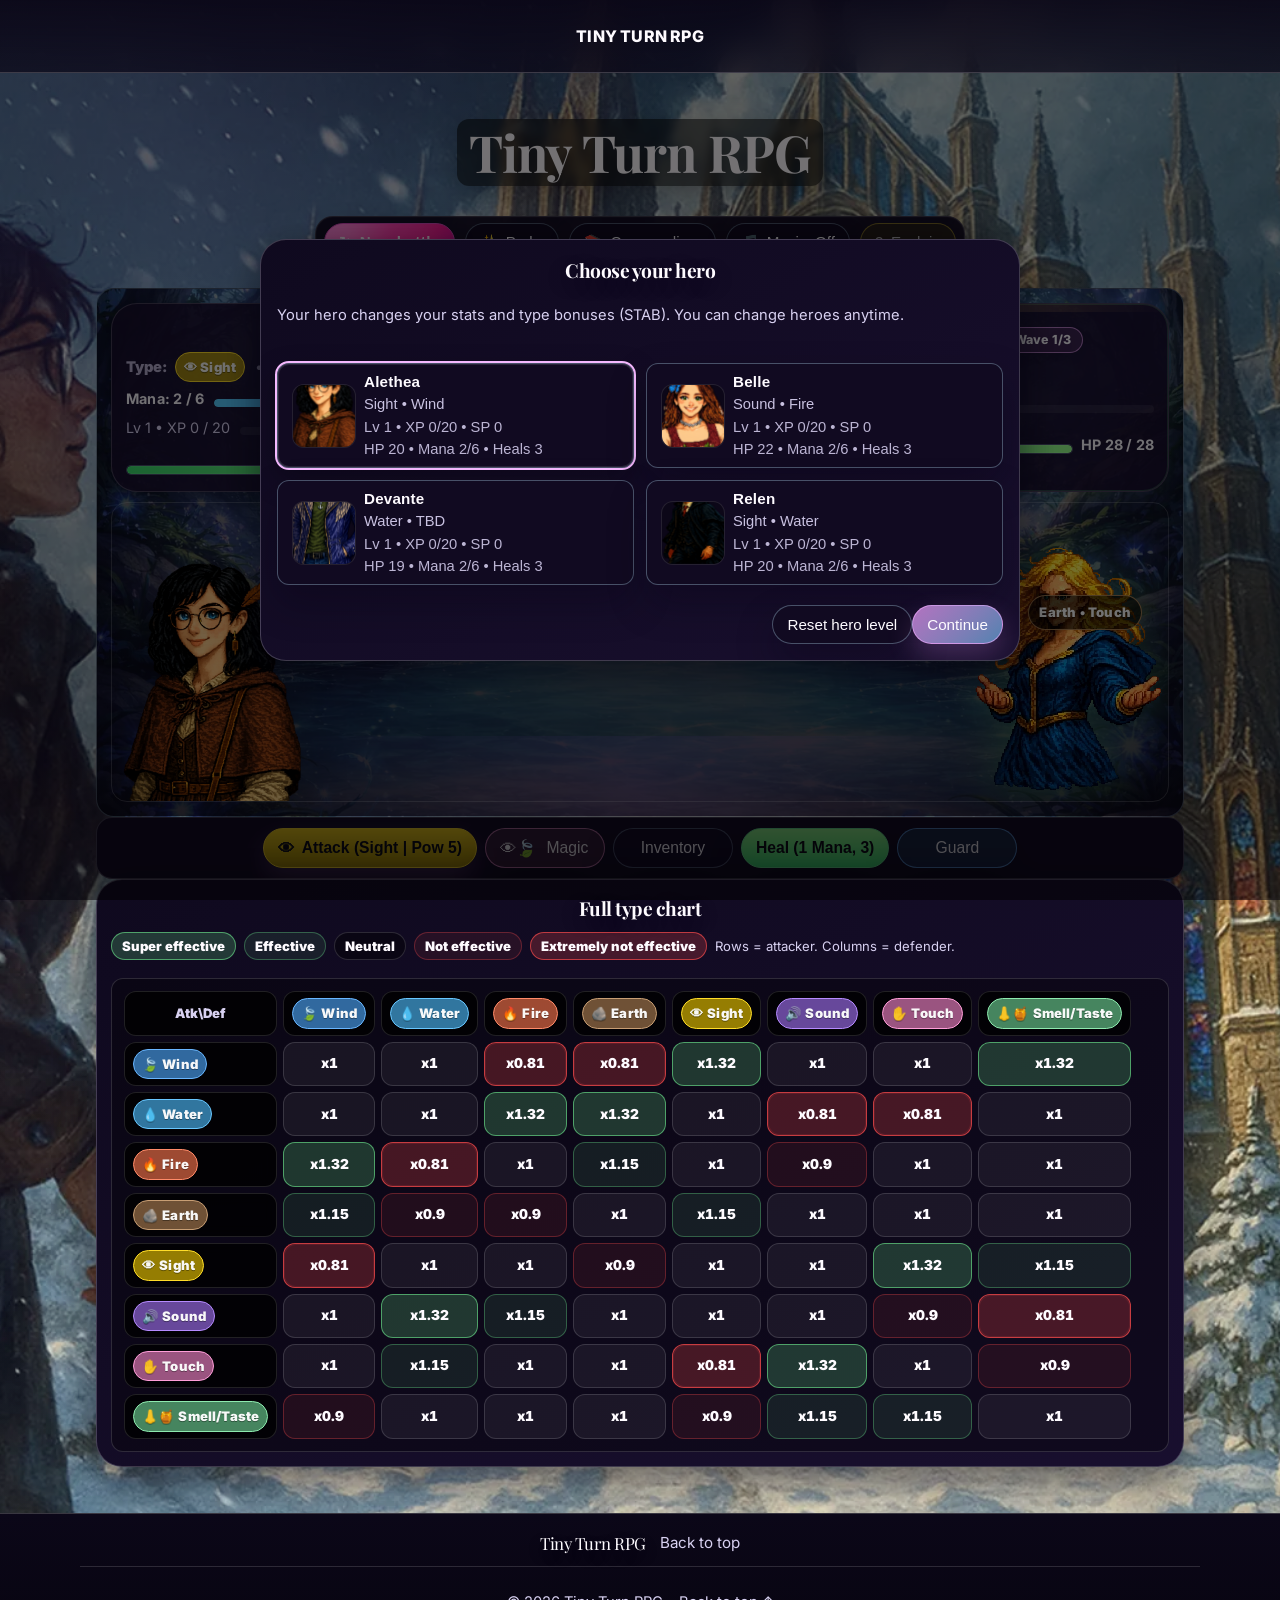
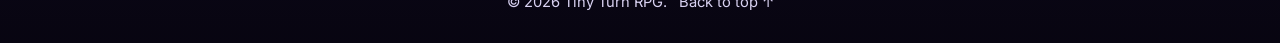
<file: index.html>
<!DOCTYPE html>

<html data-theme="light" lang="en">
<head>
<meta charset="utf-8"/>
<meta content="width=device-width,initial-scale=1" name="viewport"/>
<meta content="Tiny Turn RPG — a quick turn-based battle against a rival mage." name="description"/>
<title>Tiny Turn RPG</title>
<link href="./favicon.ico" rel="icon" sizes="any"/>
<link href="./favicon.png" rel="icon" type="image/png"/>
<link href="https://fonts.googleapis.com/css2?family=Inter:wght@400;500;600;700&amp;family=Playfair+Display:wght@600;700;800&amp;family=Cinzel:wght@500;700&amp;family=Crimson+Pro:ital,wght@0,400;0,600;1,400;1,600&amp;display=swap" rel="stylesheet"/><link crossorigin="" href="https://fonts.gstatic.com" rel="preconnect"/><link href="https://fonts.googleapis.com" rel="preconnect"/><link href="./styles.css?v=2026-03-14-overworld-overlay4" rel="stylesheet"/>
</head>
<body class="gamePage">
<a class="skip-link" href="#main">Skip to content</a>
<div id="top"></div>
<header class="header" role="banner">
<nav aria-label="Primary" class="nav container">
<a aria-label="Home" class="brand" href="./index.html#top">
<span class="brandText">Tiny Turn RPG</span>
</a>
</nav>
</header>
<main id="main">
<section class="section">
<div class="container">
<div class="sectionHead">
<h1 class="rpgTitle">Tiny Turn RPG</h1></div>
<div class="rpgWrap" id="rpgRoot">
<!-- Utility controls (Restart from hero selection / Explain) -->
<div aria-label="Game controls" class="rpgTopControls" role="group">
<button class="btn heroCta rpgTopBtn" id="heroBtn" title="Restart and pick a hero" type="button"><span aria-hidden="true" class="rpgTopBtnIcon">↻</span>New battle</button>
<button class="btn ghost rpgTopBtn" hidden="" id="spellPickBtn" type="button"><span aria-hidden="true" class="rpgTopBtnIcon">📜</span>Choose spell</button>
<button class="btn ghost rpgTopBtn" id="perkBtn" title="Spend skill points to unlock perks" type="button"><span aria-hidden="true" class="rpgTopBtnIcon">✨</span>Perks</button>
<button class="btn ghost rpgTopBtn" id="codexBtn" type="button"><span aria-hidden="true" class="rpgTopBtnIcon">📚</span>Compendium</button>
<button class="btn ghost rpgTopBtn" id="musicBtn" title="Toggle background music" type="button"><span aria-hidden="true" class="rpgTopBtnIcon">🎵</span><span id="musicBtnLabel">Music</span></button>
<button class="btn ghost rpgTopBtn" id="explainBtn" type="button"><span aria-hidden="true" class="rpgTopBtnIcon">?</span>Explain</button>
</div>
<article aria-label="Battlefield" class="rpgBattlefield">
<div aria-label="Combatants" class="rpgGrid" role="group">
<article aria-label="Player" class="post rpgCard" id="playerCard">
<div class="rpgCardTop">
<div class="rpgStatStack">
<div class="rpgHeaderRow">
<h2 class="rpgName rpgPlayerName" id="playerName">Player</h2></div>
<p class="muted small rpgTypeLine" id="playerTypeText">Type: Wind • Sight</p><div aria-label="Mana" class="rpgResourceRow">
<p class="rpgHpText rpgHpText--inline rpgResourceText" id="playerFocusText">Mana: 2 / 6</p>
<div aria-label="Mana meter" class="rpgMiniBar">
<div class="rpgMiniBarFill" id="playerFocusFill"></div>
</div>
</div>
<div aria-label="Level" class="rpgResourceRow">
<p class="muted small rpgResourceText" id="playerLevelText">Lv 1 • XP 0 / 20</p>
<div aria-label="Experience meter" class="rpgMiniBar rpgMiniBar--xp">
<div class="rpgMiniBarFill rpgMiniBarFill--xp" id="playerXpFill"></div>
</div>
</div>
<div class="rpgHpRow">
<div aria-hidden="true" class="rpgHpTrack">
<div class="rpgHpFill" id="playerHpFill" style="width: 100%"></div>
</div>
<p class="rpgHpText rpgHpText--inline" id="playerHpText">HP 20 / 20</p>
</div></div>
</div>
</article>
<article aria-label="Enemy" class="post rpgCard" id="enemyCard">
<div class="rpgCardTop">
<div class="rpgStatStack">
<div class="rpgHeaderRow">
<h2 class="rpgName rpgEnemyName" id="enemyName">Rival Mage</h2></div>
<p class="muted small rpgTypeLine" id="enemyTypeText">Type: Fire • Sight</p>
<div aria-label="Mana" class="rpgResourceRow">
<p class="rpgHpText rpgHpText--inline rpgResourceText" id="enemyFocusText">Mana: 2 / 6</p>
<div aria-label="Mana meter" class="rpgMiniBar">
<div class="rpgMiniBarFill" id="enemyFocusFill"></div>
</div>
</div>
<div class="rpgHpRow">
<div aria-hidden="true" class="rpgHpTrack">
<div class="rpgHpFill" id="enemyHpFill" style="width: 100%"></div>
</div>
<p class="rpgHpText rpgHpText--inline" id="enemyHpText">HP 18 / 18</p>
</div></div>
</div>
</article></div>
<div aria-label="Battle scene" class="rpgStage">
<div aria-label="A tiny battle scene: the player faces a rival mage." class="rpgStageInner" role="img">
<div aria-hidden="true" class="rpgFxLayer" id="fxLayer"></div>
<div aria-hidden="true" class="rpgMoveBanner" data-type="Sight" id="moveBanner"><span class="rpgMoveBannerText" id="moveBannerText"></span></div>
<div aria-hidden="true" class="rpgBossAppears" hidden="" id="bossAppears"><span class="rpgBossAppearsText">BOSS APPEARS</span></div>
<div aria-hidden="true" class="rpgFoe rpgFoe--player" id="playerSprite">
<img alt="" class="rpgSpriteImg" id="playerSpriteImg" loading="lazy" src="./assets/images/player-brown.webp"/>
<span aria-hidden="true" class="rpgShield" id="playerShield"></span>
</div>
<div aria-hidden="true" class="rpgFoe rpgFoe--enemy" id="enemySprite">
<img alt="" class="rpgSpriteImg" id="enemySpriteImg" loading="lazy" src="./assets/images/enemy-blue.webp"/>
<span aria-hidden="true" class="rpgShield" id="enemyShield"></span>
</div>
</div>
</div>
</article>
</div>
<div aria-label="Actions" class="rpgActions">
<div aria-live="polite" class="rpgEffectPreview isNeutral" id="effectPreview"></div>
<button class="btn primary" id="attackBtn" type="button">Attack</button>
<div class="rpgMagicWrap">
<button aria-controls="magicMenu" aria-expanded="false" aria-haspopup="true" class="btn ghost rpgMagicToggle" id="magicToggle" type="button">Magic</button>
<!-- Spell list is generated dynamically so new spells can unlock on level-up. -->
<div class="rpgMagicMenu" hidden="" id="magicMenu" role="menu"></div>
</div>
<!-- Inventory: Gear first, with an Items button inside the opened menu -->
<div class="rpgMagicWrap rpgInventoryWrap">
<button aria-controls="inventoryMenu" aria-expanded="false" aria-haspopup="true" class="btn ghost rpgMagicToggle" id="inventoryToggle" type="button">Inventory</button>
<div class="rpgMagicMenu rpgInventoryMenu" data-inv-tab="gear" hidden="" id="inventoryMenu" role="menu">
<div aria-label="Inventory" class="rpgInvTabs" role="tablist">
<button aria-selected="true" class="btn ghost rpgInvTab isActive" data-inv-tab="gear" role="tab" type="button">Gear</button>
<button aria-selected="false" class="btn ghost rpgInvTab" data-inv-tab="items" role="tab" type="button">Items</button>
</div>
<div aria-label="Gear" class="rpgInvPane" id="inventoryGearPane" role="tabpanel"></div>
<div aria-label="Items" class="rpgInvPane" hidden="" id="inventoryItemsPane" role="tabpanel"></div>
</div>
</div>
<button class="btn secondary" id="healBtn" type="button">Heal</button>
<button class="btn ghost" id="guardBtn" type="button">Guard</button>
</div>
<div aria-labelledby="explainTitle" aria-modal="true" class="rpgModal" hidden="" id="explainModal" role="dialog">
<div class="post rpgModalInner" role="document">
<div class="rpgModalHead">
<h2 class="rpgLogTitle" id="explainTitle">How Mana and Types work</h2>
<button aria-label="Close explanation" class="iconBtn" id="explainClose" type="button">✕</button>
</div>
<div class="rpgModalBody">
<h3 class="rpgModalH">Mana</h3>
<ul class="rpgModalList">
<li><strong>Mana</strong> is your resource (0 to 6). You spend it on bigger actions.</li>
<li><strong>Attack</strong> always gives <strong>+1 Mana</strong> and deals damage matching your hero’s <strong>primary type</strong>.</li>
<li><strong>Guard</strong> gives <strong>+1 Mana</strong> and makes the next hit deal <strong>50% less</strong>.</li>
<li><strong>Magic attacks</strong> cost <strong>2 Mana</strong>. <strong>Fire</strong> costs <strong>3 Mana</strong>.</li>
<li><strong>Heal</strong> costs <strong>1 Mana</strong> (or <strong>2</strong> if you are <strong>Bound</strong>). It restores a chunk of HP and grants a small <strong>Barrier</strong> (next hit <strong>−30%</strong>). You have limited charges.</li>
<li>If you are <strong>Bound</strong> (Touch effect), your <strong>magic costs +1 Mana</strong> until it wears off. Guard breaks Bind.</li>
</ul>
<h3 class="rpgModalH">Types</h3>
<p class="muted">Damage is calculated like this:</p>
<p class="rpgFormula"><strong>Damage</strong> = Base × <strong>STAB</strong> × <strong>Effectiveness</strong> (rounded)</p>
<ul class="rpgModalList">
<li><strong>Move type</strong>: each action is a type (Wind / Water / Sound / Smell/Taste / Fire / Sight / Earth / Touch).</li>
<li><strong>Type-locked attacks</strong>: you can only use Attack + spells that match your hero’s types. (Attack always matches your primary type.) <span class="muted">Guard and Heal are universal.</span></li>
<li><strong>STAB</strong> (Same Type Attack Bonus): if the move matches one of your types, it gets <strong>×1.2</strong>.</li>
<li><strong>Effectiveness</strong>: some types hit harder or softer into other types.</li>
<li><strong>Dual types</strong> multiply together (example: Wind vs Fire+Sight uses both matchups).</li>
</ul>
</div>
<div class="rpgModalFoot">
<button class="btn primary" id="explainOk" type="button">Got it</button>
</div>
</div>
</div>
<div aria-labelledby="codexTitle" aria-modal="true" class="rpgModal" hidden="" id="codexModal" role="dialog">
<div class="post rpgModalInner" role="document">
<div class="rpgModalHead">
<h2 class="rpgLogTitle" id="codexTitle">Compendium</h2>
<button aria-label="Close compendium" class="iconBtn" id="codexClose" type="button">✕</button>
</div>
<div class="rpgModalBody">
<p class="muted small" style="margin-top:0">A quick index of everything you can run into, pick up, or equip.</p>
<details class="rpgCodexDetails" open="">
<summary><span>Enemies</span><span class="muted tiny" id="codexEnemiesCount"></span></summary>
<div class="rpgCodexList" id="codexEnemies"></div>
</details>
<details class="rpgCodexDetails">
<summary><span>Boss Enemies</span><span class="muted tiny" id="codexBossEnemiesCount"></span></summary>
<div class="rpgCodexList" id="codexBossEnemies"></div>
</details>
<details class="rpgCodexDetails">
<summary><span>Items</span><span class="muted tiny" id="codexItemsCount"></span></summary>
<div class="rpgCodexList" id="codexItems"></div>
</details>
<details class="rpgCodexDetails">
<summary><span>Gear</span><span class="muted tiny" id="codexGearCount"></span></summary>
<div class="rpgCodexList" id="codexGear"></div>
</details>
</div>
<div class="rpgModalFoot">
<button class="btn primary" id="codexOk" type="button">Close</button>
</div>
</div>
</div>
<!-- Perks / Skill Points -->
<div aria-labelledby="perkTitle" aria-modal="true" class="rpgModal" hidden="" id="perkModal" role="dialog">
<div class="post rpgModalInner rpgPerkInner" role="document">
<div class="rpgModalHead">
<h2 class="rpgLogTitle" id="perkTitle">Perks</h2>
<button aria-label="Close perks" class="iconBtn" id="perkClose" type="button">✕</button>
</div>
<div class="rpgModalBody">
<div class="rpgPerkMetaRow">
<div class="rpgPerkPoints" id="perkPoints">Skill Points: 0</div>
<div class="muted small" id="perkHeroLine">Unlock perks for your <strong>current hero</strong>. They persist between battles.</div>
</div>
<div class="rpgPerkDetails" hidden="" id="perkDetails"></div>
<div id="perkList"></div>
<p class="muted tiny" style="margin:0">Tip: you earn <strong>1 skill point</strong> each time this hero levels up.</p>
</div>
<div class="rpgModalFoot">
<button class="btn primary" id="perkOk" type="button">Close</button>
</div>
</div>
</div>
<!-- Victory / Loot Screen (player continues manually) -->
<div aria-hidden="false" aria-labelledby="lootTitle" aria-modal="true" class="rpgModal" hidden="" id="lootModal" role="dialog">
<div class="post rpgModalInner rpgLootInner" role="document" tabindex="-1">
<div class="rpgModalHead rpgLootHead">
<h2 class="rpgLogTitle" id="lootTitle">Victory</h2>
</div>
<div class="rpgModalBody rpgLootBody">
<p class="muted small" id="lootSubtitle" style="margin:0"></p>
<div aria-label="Rewards summary" class="rpgLootSummary" id="lootSummary"></div>
<div class="rpgLootLine" id="lootLine">No items.</div>
</div>
<div class="rpgModalFoot rpgLootFoot">
<button class="btn ghost" id="lootMapBtn" type="button">Back to map</button>
<button class="btn primary" id="lootContinueBtn" type="button">Continue</button>
</div>
</div>
</div>
<!-- Defeat Screen (shown when your hero falls) -->
<div aria-hidden="false" aria-labelledby="defeatTitle" aria-modal="true" class="rpgModal" hidden="" id="defeatModal" role="dialog">
<div class="post rpgModalInner rpgDefeatInner" role="document" tabindex="-1">
<div class="rpgModalHead rpgDefeatHead">
<h2 class="rpgLogTitle" id="defeatTitle">Defeated</h2>
</div>
<div class="rpgModalBody rpgDefeatBody">
<p class="muted" id="defeatSubtitle" style="margin:0">Your hero falls. The world blurs at the edges.</p>
</div>
<div class="rpgModalFoot rpgDefeatFoot">
<button class="btn primary" id="defeatRestartBtn" type="button">Back to hero select</button>
</div>
</div>
</div>
<div class="rpgBottom">
<article aria-label="Type chart" class="post rpgTypeCard">
<div class="rpgTypeHead">
<h2 class="rpgLogTitle">Full type chart</h2>
</div>
<div class="rpgTypeMatrixLegend">
<span class="rpgTypeKey rpgTypeKey--super">Super effective</span>
<span class="rpgTypeKey rpgTypeKey--effective">Effective</span>
<span class="rpgTypeKey rpgTypeKey--neutral">Neutral</span>
<span class="rpgTypeKey rpgTypeKey--not">Not effective</span>
<span class="rpgTypeKey rpgTypeKey--extremeNot">Extremely not effective</span>
<span class="muted tiny">Rows = attacker. Columns = defender.</span>
</div>
<div aria-label="Type chart scroll area" class="rpgTypeMatrixScroll" role="region">
<table aria-label="Type effectiveness chart" class="rpgTypeMatrix" id="typeMatrix"></table>
</div>
</article>
<!-- Character Picker Modal (pre-combat) -->
<div aria-hidden="false" aria-labelledby="characterTitle" aria-modal="true" class="rpgModal" hidden="" id="characterModal" role="dialog">
<div class="post rpgModalInner" role="document">
<div class="rpgModalHead">
<h2 class="rpgLogTitle" id="characterTitle">Choose your hero</h2>
<button aria-label="Close hero picker" class="iconBtn" id="characterClose" type="button">✕</button>
</div>
<div class="rpgModalBody">
<p class="muted small" style="margin-top:0">Your hero changes your stats and type bonuses (STAB). You can change heroes anytime.</p>
<div aria-label="Character choices" class="rpgCharGrid" id="characterChoices"></div>
</div>
<div class="rpgModalFoot">
<button class="btn ghost" id="resetProgressBtn" type="button">Reset hero level</button>
<button class="btn primary" id="characterOk" type="button">Continue</button>
</div>
</div>
</div>
<!-- Spell Picker Modal (on level-up) -->
<div aria-hidden="false" aria-labelledby="spellPickTitle" aria-modal="true" class="rpgModal" hidden="" id="spellPickModal" role="dialog">
<div class="post rpgModalInner" role="document">
<div class="rpgModalHead">
<h2 class="rpgLogTitle" id="spellPickTitle">Choose a spell to learn</h2>
<button aria-label="Close spell picker" class="iconBtn" id="spellPickClose" type="button">✕</button>
</div>
<div class="rpgModalBody">
<p class="muted small" style="margin-top:0">When you level up, you can bind one new spell. Your choice shapes your build.</p>
<div aria-label="Spell choices" class="rpgSpellGrid" id="spellPickChoices"></div>
<p class="muted tiny" id="spellPickHint" style="margin:0">Tip: You can always open this later via <strong>Choose spell</strong> at the top.</p>
</div>
<div class="rpgModalFoot">
<button class="btn ghost" id="spellPickLater" type="button">Not now</button>
</div>
</div>
</div>
<div aria-hidden="false" aria-labelledby="locationTitle" aria-modal="true" class="rpgModal" hidden="" id="locationModal" role="dialog">
<div class="post rpgModalInner" role="document">
<div class="rpgModalHead">
<h2 class="rpgLogTitle srOnly" id="locationTitle">Overworld</h2>
</div>
<div class="rpgModalBody">
<div aria-label="Overworld map" class="rpgOverworldMapStage" id="locationChoices" role="group"></div>
<div aria-label="Overworld actions" class="rpgOverworldActionRow">
<button class="btn primary" disabled="" id="overworldBattleBtn" type="button">Battle here</button>
<button class="btn" hidden="" id="overworldShopBtn" type="button">Open shop</button>
</div>
</div>
</div>
</div>
</div>
</div>
</section>
</main>
<footer class="footer" role="contentinfo">
<div class="container footerInner">
<a aria-label="Tiny Turn RPG home" class="footerMark" href="./index.html#top">
<span class="footerMarkText">Tiny Turn RPG</span>
</a>
<nav aria-label="Footer" class="footerNav">
<a href="#top">Back to top</a>
</nav>
</div>
<div class="container footerBottom">
<p class="muted small">© <span id="year"></span> Tiny Turn RPG.</p>
<div class="footerBottomLinks">
<a class="muted small" href="#top">Back to top ↑</a>
</div>
</div>
</footer>
<div aria-labelledby="shopTitle" aria-modal="true" class="rpgModal" hidden="" id="shopModal" role="dialog">
<div class="post rpgModalInner rpgShopInner" role="document" tabindex="-1">
<div class="rpgModalHead rpgShopHead">
<h2 class="rpgLogTitle" id="shopTitle">Shop</h2>
<button aria-label="Close shop" class="iconBtn" id="shopXBtn" type="button">✕</button>
</div>
<div class="rpgModalBody rpgShopBody">
<div class="rpgShopHeader">
<p class="muted small rpgShopNote" style="margin:0">Spend your Coins on supplies. Inventory updates instantly.</p>
<div aria-label="Coin balance" class="rpgShopBalance">
<span class="muted tiny rpgShopBalanceLabel">Balance</span>
<span class="rpgLootChip rpgLootChip--coin" id="shopCoins">🪙 0 Coins</span>
</div>
</div>
<div class="rpgShopList" id="shopList" role="list"></div>
</div>
<div class="rpgModalFoot rpgShopFoot">
<button class="btn primary" id="shopCloseBtn" type="button">Back to map</button>
</div>
</div>
</div>
<script defer="" src="./script.js"></script>
<script defer="" src="./data/characters-data.js?v=2026-02-16"></script>
<script defer="" src="./data/map-locations.js?v=2026-02-16"></script>
<script defer="" src="./js/core/dom-elements.js?v=2026-03-09-spritefix1"></script>
<script defer="" src="./js/core/sprite-utils.js?v=2026-03-09-spritefix1"></script>
<script defer="" src="./js/core/config.js?v=2026-03-09-spritefix1"></script>
<script defer="" src="./js/overworld/roads-data.js?v=2026-03-09"></script>
<script defer="" src="./js/game.js?v=2026-03-14-overworld-overlay4"></script>
</body>
</html>
</file>
<file: styles.css>
:root {
  --bg-hero: url("./assets/images/hero-approach.jpg");
  --bg-battle: url("./assets/images/magic-battle-bg.jpg");
  --bg: #0a0616;
  --panel: #100a20;
  --panel2: #1a1030;
  --text: #f8f5ff;
  --muted: #cbbfe6;
  --border: rgba(255, 255, 255, 0.14);
  --shadow: 0 16px 44px rgba(6, 3, 18, 0.38);

  --accent: #d58cff;
  --accent2: #7cd1ff;
  --accent3: #b66cf2;

  --radius: 18px;
  --radius2: 26px;

  --container: 1120px;
  --pad: 20px;

  --font: "Inter", ui-sans-serif, system-ui, -apple-system, Segoe UI, Roboto, Helvetica, Arial;
  --display: "Playfair Display", Georgia, serif;
}

/* =========================================================
   v26: Make the Rumor ticker lane only as wide as the masthead title
   (prevents the marquee's huge scrollWidth from forcing the masthead card wider).
   ========================================================= */
.crownQuillPage .cqMastheadTitleRow .crownTitle{
  width: auto !important;
  display: inline-block !important;
}


/*
  v24 Masthead title placement (per request):
  Ensure the "Crown & Quill Chronicle" title is ALWAYS above the other masthead widgets
  (crest/logo, Today's Snapshot, timestamp).
*/
.crownQuillPage .cqMastheadTitleRow{
  display: flex;
  justify-content: center;
  text-align: center;
  margin-bottom: 10px;
}
.crownQuillPage .cqMastheadTitleRow .crownTitle{
  /* Let the title define its own visual width (so other elements can match it). */
  width: auto;
  display: inline-block;
  max-width: min(92vw, 860px);
}

/* Remove the now-empty second row that previously held the title INSIDE the grid on wide desktop */
@media (min-width: 1180px){
  .crownQuillPage .cqMastheadGrid{
    grid-template-areas: "aux mark right";
  }
}

/* =========================================================
   v23 Masthead: Title ABOVE the other masthead elements
   Request: "Crown & Quill Chronicle" should sit on top of its section.
   ========================================================= */
@media (min-width: 821px){
  .crownQuillPage .cqMastheadGrid{
    grid-template-columns: minmax(0, 1fr) auto minmax(0, 1fr);
    grid-template-areas:
      "titles titles titles"
      "aux    mark   right";
    row-gap: 10px;
    column-gap: clamp(14px, 2.6vw, 36px);
    align-items: center;
  }

  /* Ensure the title can be placed independently from the crest */
  .crownQuillPage .cqMastheadLeft{ display: contents; }

  .crownQuillPage .cqMastheadTitles{
    grid-area: titles;
    justify-self: center;
    text-align: center;
    margin: 0 0 4px;
    max-width: min(760px, 78vw);
  }

  .crownQuillPage .cqMastheadAux{
    grid-area: aux;
    justify-self: end;
    align-items: flex-end;
  }

  .crownQuillPage .cqMastheadMark{
    grid-area: mark;
    justify-self: center;
    align-self: center;
  }

  .crownQuillPage .cqMastheadRight{
    grid-area: right;
    justify-self: start;
    justify-items: start;
    align-content: start;
  }
}

/* =========================================================
   v21 Snapshot: show full moon phase (no ellipsis)
   ========================================================= */
.crownQuillPage .cqSnapshotValue,
.crownQuillPage #cqMoonPhase{
  max-width: none !important;
  overflow: visible !important;
  text-overflow: unset !important;
  white-space: nowrap !important;
}

/* Let the Snapshot pill expand to fit its content (so the value can display fully) */
.crownQuillPage .cqSnapshot{
  width: max-content !important;
  max-width: none !important;
}

/* On very small screens, allow wrapping to avoid horizontal overflow */
@media (max-width: 420px){
  .crownQuillPage .cqSnapshotValue,
  .crownQuillPage #cqMoonPhase{
    white-space: normal !important;
  }
}

[data-theme="light"] {
  --bg: #0b0718;
  --panel: rgba(255, 255, 255, 0.06);
  --panel2: rgba(255, 255, 255, 0.08);
  --text: #fefbff;
  --muted: #d8d1f1;
  --border: rgba(255, 255, 255, 0.18);
  --shadow: 0 18px 38px rgba(7, 3, 20, 0.32);
  --accent: #f19bff;
  --accent2: #71c8ff;
  --accent3: #8f5fe8;
}

* { box-sizing: border-box; }
html { scroll-behavior: smooth; }
body {
  margin: 0;
  font-family: var(--font);
  background-color: var(--bg);
  background-image:
    linear-gradient(125deg, rgba(17, 8, 38, 0.72), rgba(6, 6, 14, 0.64)),
    var(--bg-hero);
  background-repeat: no-repeat;
  background-size: cover, cover;
  background-position: center top, 50% 8%;
  background-blend-mode: screen, normal;
  background-attachment: scroll, scroll;
  color: var(--text);
  line-height: 1.55;
  position: relative;
  min-height: 100vh;
  overflow-x: hidden;
}

body::before {
  content: "";
  position: fixed;
  inset: -40px;
  pointer-events: none;
  background-image:
    radial-gradient(circle at 18% 26%, color-mix(in srgb, var(--accent3) 20%, transparent) 0, transparent 26%),
    radial-gradient(circle at 72% 18%, color-mix(in srgb, var(--accent2) 20%, transparent) 0, transparent 24%),
    radial-gradient(circle at 50% 82%, color-mix(in srgb, var(--accent) 18%, transparent) 0, transparent 24%),
    radial-gradient(2px 2px at 30% 40%, color-mix(in srgb, var(--text) 65%, transparent), transparent),
    radial-gradient(2px 2px at 80% 60%, color-mix(in srgb, var(--accent3) 70%, transparent), transparent),
    radial-gradient(3px 3px at 60% 20%, color-mix(in srgb, var(--accent2) 75%, transparent), transparent);
  opacity: 0.5;
  z-index: 0;
  filter: saturate(1.1) blur(0.5px);
}

body::after {
  content: "";
  position: fixed;
  inset: 0;
  pointer-events: none;
  background: radial-gradient(1200px 900px at 10% 8%, rgba(181, 108, 242, 0.18), transparent 60%),
              radial-gradient(1200px 800px at 90% 12%, rgba(122, 206, 255, 0.14), transparent 62%),
              linear-gradient(180deg, rgba(6, 3, 18, 0.45), rgba(6, 3, 18, 0.85));
  mix-blend-mode: screen;
  z-index: 1;
}

/* Lore archive page should be opaque for readability */
body.lorePage {
  --bg: #0c0820;
  --panel: #140d29;
  --panel2: #1b1236;
  --border: #2f2450;
  --shadow: 0 18px 42px rgba(0, 0, 0, 0.38);
  background-color: var(--bg);
  background-image:
    linear-gradient(180deg, rgba(12, 8, 32, 0.82), rgba(12, 8, 32, 0.92)),
    url("./assets/images/These_are_the_202512031938.jpeg");
  background-size: cover;
  background-position: center;
  background-repeat: no-repeat;
  background-attachment: fixed;
}
body.lorePage::before,
body.lorePage::after { display: none; }
.lorePage .section { background: var(--bg); }
.lorePage .section.alt {
  background: #160e2e;
  border-top-color: var(--border);
  border-bottom-color: var(--border);
}
.lorePage .section.alt::before { content: none; }
.lorePage .sectionHead h2,
.lorePage .loreHeroNote,
.lorePage .composerCard,
.lorePage .post {
  background: var(--panel);
  border-color: var(--border);
  box-shadow: var(--shadow);
}
.lorePage .composerCard select,
.lorePage .composerCard input,
.lorePage .composerCard textarea {
  background: var(--panel2);
  border-color: var(--border);
}
.lorePage .btn {
  background: linear-gradient(
    135deg,
    color-mix(in srgb, var(--panel2) 86%, var(--panel) 14%),
    color-mix(in srgb, var(--panel) 86%, var(--panel2) 14%)
  );
  border-color: var(--border);
  box-shadow: var(--shadow);
}
.lorePage .btn.primary {
  background: linear-gradient(
    135deg,
    color-mix(in srgb, var(--accent) 52%, var(--panel) 48%),
    color-mix(in srgb, var(--accent2) 52%, var(--panel2) 48%)
  );
  border-color: color-mix(in srgb, var(--accent) 44%, var(--border));
}
.lorePage .post::after { opacity: 0.1; }

a { color: inherit; text-decoration: none; }
code { font-family: ui-monospace, SFMono-Regular, Menlo, Monaco, Consolas, "Liberation Mono", monospace; }
img {
  display: block;
  max-width: 100%;
  height: auto;
  border-radius: inherit;
}

h1, h2, h3 {
  font-family: var(--display);
  letter-spacing: -0.5px;
  text-shadow: 0 6px 22px rgba(0, 0, 0, 0.32);
}

.container {
  width: min(var(--container), calc(100% - (var(--pad) * 2)));
  margin: 0 auto;
}

header, main, footer {
  position: relative;
  z-index: 2;
}

/* Accessibility */
.skip-link {
  position: absolute;
  left: -999px;
  top: 10px;
  background: var(--panel);
  border: 1px solid var(--border);
  padding: 10px 12px;
  border-radius: 10px;
  z-index: 9999;
}
.skip-link:focus { left: 12px; }

/* Header / Nav */
.header {
  position: sticky;
  top: 0;
  z-index: 50;
  backdrop-filter: blur(16px) saturate(1.05);
  background: linear-gradient(180deg, rgba(10, 6, 22, 0.9), rgba(10, 6, 22, 0.7));
  border-bottom: 1px solid var(--border);
  transition: transform 200ms ease, opacity 200ms ease;
}

.header.header--hidden {
  transform: translateY(-110%);
  opacity: 0;
}

.nav {
  display: flex;
  align-items: center;
  justify-content: center;
  min-height: 72px;
  gap: 16px;
}

.brand {
  display: inline-flex;
  align-items: center;
  gap: 10px;
  font-weight: 800;
  letter-spacing: 0.2px;
  text-transform: uppercase;
}
.brandMark {
  width: 34px;
  height: 34px;
  border-radius: 12px;
  display: grid;
  place-items: center;
  background: radial-gradient(circle at 30% 20%, color-mix(in srgb, var(--accent3) 70%, transparent), transparent 60%),
              linear-gradient(135deg, color-mix(in srgb, var(--accent) 75%, transparent), color-mix(in srgb, var(--accent2) 60%, transparent));
  border: 1px solid var(--border);
  box-shadow: var(--shadow);
  color: var(--text);
  font-family: var(--display);
  font-weight: 800;
}

.navLinks {
  display: flex;
  align-items: center;
  gap: 14px;
}
.navLinks a {
  padding: 10px 10px;
  border-radius: 12px;
  color: var(--muted);
}
.navLinks a:hover { background: color-mix(in srgb, var(--panel) 70%, transparent); color: var(--text); }
.profileMenu {
  position: relative;
  display: inline-flex;
  align-items: center;
}
.profileAvatar {
  width: 36px;
  height: 36px;
  border-radius: 50%;
  border: 1px solid color-mix(in srgb, var(--border) 85%, transparent);
  background: color-mix(in srgb, var(--panel2) 80%, transparent);
  display: inline-flex;
  align-items: center;
  justify-content: center;
  overflow: hidden;
  position: relative;
  color: var(--muted);
  box-shadow: inset 0 0 0 1px color-mix(in srgb, var(--border) 60%, transparent);
}
.profileAvatar--menu {
  width: 34px;
  height: 34px;
  margin-inline-end: 4px;
  border: none;
  box-shadow: none;
  background: transparent;
}
.profileAvatar img {
  width: 100%;
  height: 100%;
  object-fit: cover;
  display: none;
}
.profileAvatarPlaceholder svg {
  width: 20px;
  height: 20px;
}
.profileAvatar.hasImage img {
  display: block;
}
.profileAvatar.hasImage .profileAvatarPlaceholder {
  display: none;
}
.profileTrigger {
  padding-inline: 14px;
  gap: 8px;
  background: transparent;
  border: none;
  box-shadow: none;
  padding-top: 8px;
  padding-bottom: 8px;
}
.profileTrigger:focus-visible {
  outline: 2px solid color-mix(in srgb, var(--accent2) 50%, transparent);
  outline-offset: 3px;
}
.profileCaret { opacity: 0.75; font-size: 0.92em; }
.profileMenuList {
  position: absolute;
  right: 0;
  top: calc(100% + 10px);
  min-width: 220px;
  display: none;
  grid-template-columns: 1fr;
  gap: 8px;
  padding: 10px;
  border-radius: 16px;
  border: 1px solid var(--border);
  background: color-mix(in srgb, var(--panel) 92%, transparent);
  box-shadow: var(--shadow);
  opacity: 0;
  visibility: hidden;
  transform: translateY(-4px);
  transition: opacity 140ms ease, visibility 140ms ease, transform 140ms ease;
  z-index: 40;
}
.profileMenu.open .profileMenuList {
  display: grid;
  opacity: 1;
  visibility: visible;
  transform: translateY(0);
}
.profileMenuList a,
.profileMenuList button {
  display: inline-flex;
  align-items: center;
  justify-content: flex-start;
  gap: 8px;
  padding: 10px 12px;
  border-radius: 12px;
  border: 1px solid color-mix(in srgb, var(--border) 80%, transparent);
  background: color-mix(in srgb, var(--panel2) 86%, transparent);
  color: var(--text);
  cursor: pointer;
  font: inherit;
}
.profileMenuList a:hover,
.profileMenuList button:hover {
  background: color-mix(in srgb, var(--panel) 84%, transparent);
  border-color: color-mix(in srgb, var(--accent2) 40%, var(--border));
}
.profileMenuList button {
  width: 100%;
  text-align: left;
}

.iconBtn {
  display: none;
  background: var(--panel);
  border: 1px solid var(--border);
  border-radius: 12px;
  padding: 10px 12px;
  box-shadow: var(--shadow);
  cursor: pointer;
}
.hamburger {
  display: block;
  width: 18px;
  height: 2px;
  background: var(--text);
  position: relative;
}
.hamburger::before,
.hamburger::after {
  content: "";
  position: absolute;
  left: 0;
  width: 18px;
  height: 2px;
  background: var(--text);
}
.hamburger::before { top: -6px; }
.hamburger::after { top: 6px; }

.srOnly {
  position: absolute;
  width: 1px; height: 1px;
  padding: 0; margin: -1px;
  overflow: hidden; clip: rect(0,0,0,0);
  border: 0;
}

/* Buttons */
.btn {
  display: inline-flex;
  align-items: center;
  justify-content: center;
  gap: 10px;
  padding: 12px 18px;
  border-radius: 999px;
  border: 1px solid color-mix(in srgb, var(--accent) 40%, var(--border));
  background: linear-gradient(135deg, color-mix(in srgb, var(--panel2) 86%, var(--panel) 14%), color-mix(in srgb, var(--panel) 86%, var(--panel2) 14%));
  color: var(--text);
  cursor: pointer;
  box-shadow: var(--shadow);
  transition: transform 120ms ease, box-shadow 200ms ease;
}
.btn:hover { transform: translateY(-1px); box-shadow: 0 12px 28px rgba(0,0,0,0.24); }
.btn:active { transform: translateY(0px); }

/* Small inline icon used inside action buttons (Attack type icon). */
.btnTypeIcon { line-height: 1; font-size: 1.05em; flex: 0 0 auto; }
.btnTypeText { flex: 1 1 auto; }

.btn.primary {
  border-color: color-mix(in srgb, var(--accent) 50%, var(--border));
  background: linear-gradient(135deg, color-mix(in srgb, var(--accent) 72%, var(--panel) 28%), color-mix(in srgb, var(--accent2) 62%, var(--panel2) 38%));
  box-shadow: 0 12px 28px color-mix(in srgb, var(--accent) 20%, transparent);
}
.btn.magentaGlow {
  position: relative;
  border-color: color-mix(in srgb, #ff4fd8 70%, #5a1a78 30%);
  background:
    radial-gradient(circle at 20% 20%, rgba(255, 255, 255, 0.14), transparent 45%),
    radial-gradient(circle at 72% 80%, rgba(255, 255, 255, 0.12), transparent 46%),
    linear-gradient(135deg, #ff5ad1, #ff2aa8 40%, #f00086 76%, #b3008d);
  box-shadow:
    0 18px 46px rgba(255, 42, 168, 0.28),
    0 0 0 1px color-mix(in srgb, #ff5ad1 24%, transparent),
    inset 0 0 18px rgba(255, 255, 255, 0.08);
  overflow: hidden;
  color: #fff5ff;
}
.btn.magentaGlow::after {
  content: "";
  position: absolute;
  inset: 1px;
  border-radius: 999px;
  background: radial-gradient(180px 120px at 18% 20%, rgba(255, 255, 255, 0.14), transparent 60%);
  mix-blend-mode: screen;
  opacity: 0.8;
  transition: transform 200ms ease, opacity 200ms ease;
}
.btn.magentaGlow:hover::after { transform: translateX(6px); opacity: 1; }
.btn.magentaGlow:focus-visible { outline: 3px solid color-mix(in srgb, #ff5ad1 60%, transparent); outline-offset: 4px; }
.btn.heroCta {
  border-color: color-mix(in srgb, #ff5ad1 70%, #5a1a78 30%);
  background:
    radial-gradient(circle at 18% 24%, rgba(255, 255, 255, 0.15), transparent 42%),
    radial-gradient(circle at 82% 72%, rgba(255, 255, 255, 0.12), transparent 44%),
    linear-gradient(135deg, #ff5ad1, #ff2aa8 38%, #f00086 72%, #b3008d);
  color: #fff5ff;
  font-weight: 800;
  letter-spacing: 0.4px;
  box-shadow: 0 18px 44px rgba(255, 42, 168, 0.3), 0 0 0 1px color-mix(in srgb, #ff5ad1 28%, transparent);
  position: relative;
  overflow: hidden;
}
.btn.heroCta::after {
  content: "";
  position: absolute;
  inset: 0;
  background: linear-gradient(120deg, rgba(255, 255, 255, 0.25), rgba(255, 255, 255, 0));
  mix-blend-mode: screen;
  opacity: 0.9;
  transition: transform 160ms ease, opacity 160ms ease;
}
.btn.heroCta:hover::after { transform: translateX(8px); opacity: 1; }
.btn.heroCta:focus-visible { outline: 3px solid color-mix(in srgb, #ff5ad1 55%, transparent); outline-offset: 4px; }
.btn.ghost {
  background: color-mix(in srgb, var(--panel) 92%, var(--panel2) 8%);
  border-color: color-mix(in srgb, var(--border) 85%, var(--accent2) 15%);
  color: var(--text);
}

.textLink {
  display: inline-flex;
  align-items: center;
  gap: 8px;
  padding: 8px 0;
  color: var(--accent2);
  font-weight: 600;
}
.textLink::after {
  content: "→";
  font-size: 0.92em;
  transition: transform 120ms ease;
}
.textLink:hover::after { transform: translateX(3px); }

/* Hero */
.landing {
  padding: 140px 0 90px;
  min-height: 78vh;
}
.landingGrid {
  display: grid;
  grid-template-columns: 1fr;
  gap: 32px;
  align-items: center;
  justify-items: center;
}
.landingCopy {
  display: grid;
  gap: 10px;
  align-self: center;
  text-align: center;
  justify-items: center;
  max-width: 560px;
  margin: 0 auto;

  position: relative;
  isolation: isolate;

  padding: 18px 18px;
  border-radius: 28px 44px 30px 48px / 34px 26px 44px 30px;
  border: 1px solid color-mix(in srgb, var(--border) 80%, var(--accent3) 12%);
  background: color-mix(in srgb, var(--panel) 92%, rgba(0, 0, 0, 0.20));
  box-shadow: var(--shadow);
  backdrop-filter: blur(10px);
  -webkit-backdrop-filter: blur(10px);

  /* Slightly irregular silhouette (non-perfect rectangle). */
  clip-path: polygon(1% 6%, 5% 1%, 96% 0%, 99% 6%, 100% 93%, 95% 100%, 4% 100%, 0% 92%);
}
.landingCopy::before {
  content: "";
  position: absolute;
  inset: -18px;
  border-radius: 999px;
  background:
    radial-gradient(80px 80px at 12% 18%, color-mix(in srgb, var(--accent) 34%, transparent), transparent 70%),
    radial-gradient(110px 110px at 88% 18%, color-mix(in srgb, var(--accent2) 26%, transparent), transparent 72%),
    radial-gradient(130px 130px at 84% 88%, color-mix(in srgb, var(--accent3) 22%, transparent), transparent 74%),
    radial-gradient(120px 120px at 16% 86%, color-mix(in srgb, var(--accent2) 18%, transparent), transparent 74%);
  filter: blur(16px);
  opacity: 0.65;
  z-index: -1;
  pointer-events: none;
}

.kicker {
  display: inline-block;
  padding: 8px 12px;
  border: 1px solid color-mix(in srgb, var(--accent) 45%, var(--border));
  border-radius: 999px;
  background: linear-gradient(90deg, color-mix(in srgb, var(--panel2) 60%, transparent), color-mix(in srgb, var(--panel) 75%, transparent));
  color: var(--text);
  margin: 0 0 10px;
  text-transform: uppercase;
  letter-spacing: 1px;
  font-size: 0.8rem;
}
h1 {
  font-size: clamp(36px, 4vw, 60px);
  line-height: 1.08;
  margin: 0 0 14px;
  letter-spacing: -0.8px;
}
.lead {
  font-size: 1.02rem;
  margin: 0 0 18px;
}
.whisper {
  margin: 0;
  font-size: 1.2rem;
  letter-spacing: 3px;
  text-transform: uppercase;
}
.landing .whisper,
.landing .lead {
  color: color-mix(in srgb, var(--text) 75%, var(--muted) 25%);
}
.landing .lead {
  font-size: 1.08rem;
}
.actionRow {
  display: flex;
  flex-wrap: wrap;
  gap: 12px;
  align-items: center;
  justify-content: center;
}
.accent {
  background: linear-gradient(90deg, var(--accent), var(--accent2));
  -webkit-background-clip: text;
  background-clip: text;
  color: transparent;
  text-shadow: 0 6px 22px color-mix(in srgb, var(--accent) 50%, transparent);
}
.landingFrame {
  position: relative;
  min-height: 420px;
  border-radius: var(--radius2);
  border: 1px solid var(--border);
  background: radial-gradient(380px 280px at 25% 24%, color-mix(in srgb, var(--accent) 18%, transparent), transparent 55%),
              radial-gradient(380px 280px at 70% 70%, color-mix(in srgb, var(--accent2) 12%, transparent), transparent 55%),
              linear-gradient(180deg, color-mix(in srgb, var(--panel) 60%, transparent), color-mix(in srgb, var(--panel2) 75%, transparent));
  box-shadow: var(--shadow);
  overflow: hidden;
  isolation: isolate;
  padding: 10px;
  display: grid;
  backdrop-filter: blur(6px);
}
.landingFrame::before {
  content: "";
  position: absolute;
  inset: 0;
  background: radial-gradient(620px 320px at 14% 14%, color-mix(in srgb, var(--accent3) 18%, transparent), transparent 60%),
              radial-gradient(520px 280px at 86% 82%, color-mix(in srgb, var(--accent2) 16%, transparent), transparent 60%);
  opacity: 0.55;
  pointer-events: none;
}
.landingFrame img {
  width: 100%;
  height: 100%;
  display: block;
  object-fit: cover;
  min-height: 380px;
  filter: saturate(1.02) contrast(1.02);
  border-radius: calc(var(--radius2) - 6px);
  border: 1px solid color-mix(in srgb, var(--border) 80%, var(--accent) 10%);
}
.landingFrame .heroBadge {
  position: absolute;
  top: 12px;
  right: 12px;
  padding: 10px 14px;
  border-radius: 12px;
  background: color-mix(in srgb, var(--panel) 80%, transparent);
  border: 1px solid var(--border);
  box-shadow: var(--shadow);
  font-weight: 700;
  letter-spacing: 0.5px;
}
.landingFrame .frameCaption {
  position: absolute;
  left: 12px;
  bottom: 12px;
  margin: 0;
  padding: 10px 12px;
  border-radius: 12px;
  border: 1px solid var(--border);
  background: color-mix(in srgb, var(--panel) 80%, transparent);
  box-shadow: var(--shadow);
  color: var(--muted);
  backdrop-filter: blur(6px);
}

.lead { color: var(--muted); font-size: 1.08rem; margin: 0 0 18px; }
.heroCtas { display: flex; gap: 14px; flex-wrap: wrap; margin-bottom: 18px; }

.heroMeta {
  display: grid;
  grid-template-columns: repeat(2, minmax(0, 1fr));
  gap: 12px;
}
.metaCard {
  margin: 0;
  border: 1px solid var(--border);
  background: color-mix(in srgb, var(--panel) 82%, transparent);
  border-radius: var(--radius);
  padding: 14px 14px;
  position: relative;
  overflow: hidden;
}

/* Sections */
.section { padding: 58px 0; }
.section.alt {
  background: linear-gradient(180deg, transparent, color-mix(in srgb, var(--panel2) 36%, transparent), transparent);
  border-top: 1px solid var(--border);
  border-bottom: 1px solid var(--border);
  position: relative;
  overflow: hidden;
}
.section.alt::before {
  content: "";
  position: absolute;
  inset: 0;
  background: radial-gradient(1200px 500px at 12% 20%, color-mix(in srgb, var(--accent3) 14%, transparent), transparent 60%),
              radial-gradient(800px 400px at 85% 35%, color-mix(in srgb, var(--accent2) 12%, transparent), transparent 60%);
  opacity: 0.5;
  pointer-events: none;
}
.sectionHead {
  text-align: center;
  max-width: 720px;
  margin: 0 auto 22px;
}
.sectionHead h2 {
  margin: 0 0 8px;
  font-size: clamp(24px, 2.2vw, 34px);
  letter-spacing: -0.3px;
  display: inline-block;
  padding: 8px 14px;
  border-radius: 12px;
  background: linear-gradient(120deg, color-mix(in srgb, var(--panel2) 70%, transparent), color-mix(in srgb, var(--panel) 60%, transparent));
  border: 1px solid color-mix(in srgb, var(--border) 80%, var(--accent) 10%);
  box-shadow: 0 12px 32px rgba(0, 0, 0, 0.24);
  text-shadow: 0 8px 28px rgba(0, 0, 0, 0.4);
}

.sectionHead p{
  margin: 0;
  display: inline-block;
  padding: 6px 12px;
  border-radius: 999px;
  background: color-mix(in srgb, var(--panel) 92%, transparent);
  border: 1px solid var(--border);
  box-shadow: 0 10px 24px rgba(0,0,0,0.18);
  text-shadow: 0 6px 18px rgba(0,0,0,0.28);
}

.loreHero {
  padding-top: 92px;
  padding-bottom: 32px;
}
.loreHeroContent {
  display: grid;
  grid-template-columns: minmax(0, 2fr) minmax(240px, 1fr);
  gap: 22px;
  align-items: center;
}
.loreHero .actionRow { justify-content: flex-start; }
.loreHeroNote {
  border: 1px solid color-mix(in srgb, var(--border) 80%, var(--accent) 10%);
  border-radius: var(--radius2);
  background: linear-gradient(140deg, color-mix(in srgb, var(--panel) 90%, #0d0820 10%), color-mix(in srgb, var(--panel2) 94%, #08061a 6%));
  box-shadow: var(--shadow);
  padding: 16px 18px;
}
.loreArchive .sectionHead {
  margin-bottom: 28px;
}
.muted { color: var(--muted); }
.quizPage .muted { color: color-mix(in srgb, var(--text) 70%, var(--muted) 30%); }
.small { font-size: 0.92rem; }
.tiny { font-size: 0.82rem; }

/* Quiz layout */
.quizPage {
  --text: #e2dcf3;
  --muted: #b9adc9;
  --panel: #170f2d;
  --panel2: #20173b;
  --border: #3a2b5d;
  background-image:
    linear-gradient(125deg, rgba(17, 8, 38, 0.72), rgba(6, 6, 14, 0.64)),
    var(--bg-hero);
  background-repeat: no-repeat;
  background-size: cover, cover;
  background-position: center top, 50% 8%;
  background-blend-mode: screen, normal;
  background-attachment: scroll, scroll;
}
.quizHeroGrid {
  display: grid;
  grid-template-columns: 1fr;
  gap: 18px;
  align-items: start;
}
.quizPage .quizHeroGrid { justify-items: center; }

.quizPage .quizHeroCopy {
  text-align: center;
  max-width: 820px;
  margin-inline: auto;
}
.senseTagline {
  font-family: var(--display);
  font-size: clamp(1.6rem, 1.4rem + 2vw, 2.7rem);
  color: #c9a4ff;
  letter-spacing: 1.4px;
  text-shadow:
    0 12px 32px rgba(0, 0, 0, 0.4),
    0 0 22px rgba(120, 76, 179, 0.55),
    0 0 6px rgba(71, 41, 118, 0.6);
  margin: 6px 0 0;
}
.quizPage .lead {
  color: color-mix(in srgb, var(--text) 88%, var(--muted) 12%);
}
.quizHeroCard {
  border: 1px solid color-mix(in srgb, var(--border) 90%, var(--accent) 20%);
  border-radius: var(--radius2);
  padding: 18px;
  background: color-mix(in srgb, var(--panel2) 92%, var(--panel) 12%);
  box-shadow: var(--shadow);
}
.steps {
  margin: 8px 0 0;
  padding-left: 16px;
  color: var(--muted);
  display: grid;
  gap: 8px;
}
.quizLayout {
  display: grid;
  grid-template-columns: minmax(0, 2fr) minmax(280px, 1fr);
  gap: 16px;
  align-items: start;
}
.column { display: grid; gap: 14px; }
.questionList { display: grid; gap: 12px; }
.questionCard {
  border: 1px solid color-mix(in srgb, var(--border) 90%, var(--accent3) 16%);
  border-radius: var(--radius2);
  padding: 14px;
  background: linear-gradient(145deg, color-mix(in srgb, var(--panel2) 92%, var(--panel) 12%), color-mix(in srgb, var(--panel) 96%, var(--panel2) 14%));
  box-shadow: 0 14px 32px rgba(0, 0, 0, 0.3);
}
.questionHeader {
  display: flex;
  align-items: center;
  gap: 10px;
  margin-bottom: 10px;
}
.questionNumber {
  width: 34px;
  height: 34px;
  border-radius: 12px;
  display: grid;
  place-items: center;
  background: linear-gradient(120deg, color-mix(in srgb, var(--accent3) 60%, transparent), color-mix(in srgb, var(--accent2) 60%, transparent));
  border: 1px solid color-mix(in srgb, var(--border) 70%, var(--accent) 30%);
  font-weight: 800;
  color: var(--text);
}
.choiceGrid {
  display: grid;
  grid-template-columns: repeat(auto-fit, minmax(260px, 1fr));
  gap: 8px;
}
.choiceGrid label {
  display: grid;
  grid-template-columns: auto 1fr;
  gap: 10px;
  align-items: center;
  padding: 10px;
  border-radius: 12px;
  border: 1px solid color-mix(in srgb, var(--border) 90%, var(--accent2) 12%);
  background: color-mix(in srgb, var(--panel2) 94%, var(--panel) 10%);
  color: color-mix(in srgb, var(--text) 92%, var(--muted) 8%);
  cursor: pointer;
}
.choiceGrid input[type="radio"] { accent-color: var(--accent3); }
.choiceGrid label:hover { border-color: color-mix(in srgb, var(--accent2) 60%, var(--border)); }
.questionCard.hasError { border-color: color-mix(in srgb, #ff8aa1 70%, var(--border)); }

/* Tabs + quiz */
.tabWrap {
  border: 1px solid var(--border);
  border-radius: var(--radius2);
  padding: 14px;
  background: linear-gradient(145deg, color-mix(in srgb, var(--panel) 92%, var(--panel2) 12%), color-mix(in srgb, var(--panel2) 86%, var(--panel) 14%));
  box-shadow: var(--shadow);
  backdrop-filter: blur(8px);
}
.tabList {
  display: flex;
  gap: 10px;
  flex-wrap: wrap;
  margin-bottom: 14px;
}
.pillTab {
  border: 1px solid color-mix(in srgb, var(--border) 75%, var(--accent) 25%);
  background: linear-gradient(120deg, color-mix(in srgb, var(--panel) 80%, transparent), color-mix(in srgb, var(--panel2) 80%, transparent));
  color: var(--text);
  padding: 10px 14px;
  border-radius: 999px;
  cursor: pointer;
  font-weight: 700;
  letter-spacing: 0.3px;
  box-shadow: 0 12px 28px rgba(0, 0, 0, 0.3);
  transition: transform 120ms ease, box-shadow 200ms ease, border-color 120ms ease;
}
.pillTab:hover { transform: translateY(-1px); box-shadow: 0 12px 32px rgba(0, 0, 0, 0.36); }
.pillTab:focus-visible { outline: 3px solid color-mix(in srgb, var(--accent) 40%, transparent); outline-offset: 3px; }
.pillTab.active {
  border-color: color-mix(in srgb, var(--accent) 45%, var(--border));
  background: linear-gradient(120deg, color-mix(in srgb, var(--accent3) 60%, transparent), color-mix(in srgb, var(--accent2) 60%, transparent));
}
.tabPanels { position: relative; }
.tabPanel { display: none; }
.tabPanel.active { display: block; }

.quizCard {
  border: 1px solid color-mix(in srgb, var(--border) 88%, var(--accent2) 22%);
  border-radius: var(--radius2);
  padding: 18px;
  background: radial-gradient(480px 340px at 12% 10%, color-mix(in srgb, var(--accent3) 24%, var(--panel2) 76%), transparent 62%),
              radial-gradient(520px 320px at 88% 30%, color-mix(in srgb, var(--accent2) 22%, var(--panel2) 78%), transparent 62%),
              color-mix(in srgb, var(--panel) 96%, var(--panel2) 14%);
  box-shadow: var(--shadow);
  display: grid;
  gap: 14px;
}
.quizIntro h3 { margin: 6px 0; }
.quizForm { display: grid; gap: 14px; }
.quizGrid {
  display: grid;
  grid-template-columns: repeat(auto-fit, minmax(260px, 1fr));
  gap: 12px;
}
.quizActions {
  display: flex;
  gap: 12px;
  align-items: center;
  flex-wrap: wrap;
}
.quizActions .btn { flex: 0 0 auto; }
.quizActions #quizStatus {
  color: #2c0f55;
  font-size: 1.25rem;
  font-weight: 800;
  letter-spacing: 0.2px;
}

.quizBreakdown {
  margin-top: 12px;
  padding: 14px;
  border-radius: var(--radius);
  border: 1px solid var(--border);
  background: color-mix(in srgb, var(--panel) 96%, var(--panel2) 10%);
  box-shadow: var(--shadow);
}

.quizBreakdown:empty { display: none; }

.quizBreakdown .scoreBreakdown {
  display: grid;
  gap: 8px;
}

.quizBreakdown .scoreRow {
  display: flex;
  justify-content: center;
  align-items: baseline;
  gap: 12px;
}

.quizBreakdown .scoreName {
  font-weight: 800;
  font-size: 0.98rem;
}

.quizBreakdown .scoreValue {
  font-variant-numeric: tabular-nums;
  opacity: 0.95;
}

.quizBreakdown .scoreBar {
  height: 8px;
  background: rgba(255, 255, 255, 0.18);
  border-radius: 999px;
  overflow: hidden;
}

.quizBreakdown .scoreFill {
  height: 100%;
  background: rgba(255, 255, 255, 0.85);
  border-radius: 999px;
}
.quizResult {
  border-radius: var(--radius);
  border: 1px solid color-mix(in srgb, var(--border) 85%, var(--accent) 25%);
  padding: 14px;
  background: linear-gradient(145deg, color-mix(in srgb, #1f1336 70%, transparent), color-mix(in srgb, #120a26 80%, transparent)),
              linear-gradient(145deg, color-mix(in srgb, var(--panel2) 94%, var(--panel) 10%), color-mix(in srgb, var(--panel) 94%, var(--panel2) 10%));
  box-shadow: 0 18px 42px rgba(0, 0, 0, 0.34);
  min-height: 48px;
  color: #ffffff;
  font-size: 1.05rem;
  line-height: 1.6;
  letter-spacing: 0.15px;
  text-shadow: 0 1px 0 rgba(255, 255, 255, 0.08);
  display: flex;
  flex-direction: column;
}

.quizResult h4 {
  margin: 0 0 8px;
  font-size: 1.35rem;
  color: #ffffff;
  font-weight: 800;
}
.quizResult .muted {
  margin: 0;
  color: #ffffff;
  font-size: 1.05rem;
}
.quizResult .resultDetail {
  margin: 0 0 6px;
  font-family: var(--display);
  color: #ffffff;
  letter-spacing: 0.35px;
  font-size: 1.12rem;
  font-weight: 700;
}


.quizResult .scoreBreakdown {
  margin-top: auto;
  padding-top: 10px;
  border-top: 1px solid rgba(255, 255, 255, 0.18);
  display: grid;
  gap: 8px;
}

.quizResult .scoreRow {
  display: flex;
  justify-content: center;
  align-items: baseline;
  gap: 12px;
}

.quizResult .scoreName {
  font-weight: 800;
  font-size: 0.98rem;
}

.quizResult .scoreValue {
  font-variant-numeric: tabular-nums;
  opacity: 0.95;
}

.quizResult .scoreBar {
  height: 8px;
  background: rgba(255, 255, 255, 0.18);
  border-radius: 999px;
  overflow: hidden;
}

.quizResult .scoreFill {
  height: 100%;
  background: rgba(255, 255, 255, 0.85);
  border-radius: 999px;
}
.quizAside {
  position: sticky;
  top: 90px;
}
.schoolDeck {
  display: grid;
  gap: 10px;
}
.schoolsGrid {
  display: grid;
  grid-template-columns: repeat(auto-fit, minmax(240px, 1fr));
  gap: 12px;
}
.schoolCard {
  border: 1px solid var(--border);
  border-radius: var(--radius);
  padding: 14px;
  background: color-mix(in srgb, var(--panel) 96%, var(--panel2) 10%);
  box-shadow: var(--shadow);
}
.schoolCard h3 { margin: 0 0 6px; }

/* Folio cards */
.folioGrid {
  display: grid;
  grid-template-columns: repeat(auto-fit, minmax(260px, 1fr));
  gap: 14px;
}
.folio {
  border: 1px solid var(--border);
  border-radius: var(--radius2);
  padding: 14px;
  background: linear-gradient(160deg, color-mix(in srgb, var(--panel) 84%, transparent), color-mix(in srgb, var(--panel2) 60%, transparent));
  box-shadow: var(--shadow);
  display: grid;
  grid-template-rows: auto 1fr;
  gap: 12px;
  backdrop-filter: blur(8px);
}
.folioArt {
  margin: 0;
  border-radius: var(--radius);
  overflow: hidden;
  border: 1px solid color-mix(in srgb, var(--border) 80%, var(--accent) 10%);
  background: color-mix(in srgb, var(--panel) 80%, transparent);
  box-shadow: 0 16px 32px rgba(0, 0, 0, 0.28);
  position: relative;
}
.folioArt img {
  width: 100%;
  aspect-ratio: 4 / 3;
  object-fit: cover;
  object-position: center;
  filter: saturate(1.04) contrast(1.02);
}
.folioArt::after {
  content: "";
  position: absolute;
  inset: 0;
  pointer-events: none;
  background: linear-gradient(180deg, rgba(10, 6, 22, 0) 0%, rgba(10, 6, 22, 0.25) 100%);
}
.folioCopy { display: grid; gap: 6px; }
.folio h3 { margin: 0; font-size: 1.1rem; }
.folio p { margin: 0; color: var(--muted); }
.sigil {
  letter-spacing: 2px;
  text-transform: uppercase;
  font-size: 0.82rem;
  color: color-mix(in srgb, var(--accent) 60%, var(--muted));
  margin: 0;
}
.badgeRow { display: flex; gap: 8px; flex-wrap: wrap; }

/* Mosaic */
.mosaic {
  display: grid;
  grid-template-columns: repeat(12, minmax(0, 1fr));
  gap: 12px;
}
.tile {
  margin: 0;
  border: 1px solid var(--border);
  border-radius: var(--radius2);
  overflow: hidden;
  background: linear-gradient(135deg, color-mix(in srgb, var(--panel) 82%, transparent), color-mix(in srgb, var(--panel2) 66%, transparent));
  box-shadow: var(--shadow);
  display: flex;
  flex-direction: column;
  backdrop-filter: blur(6px);
}
.tile img {
  width: 100%;
  height: 180px;
  object-fit: cover;
  display: block;
}
.tile figcaption {
  padding: 12px 14px;
  color: var(--muted);
  font-size: 0.95rem;
}
.tile.wide { grid-column: span 6; }
.tile.tall { grid-column: span 4; grid-row: span 2; }

/* Contact */
#contact {
  position: relative;
  overflow: hidden;
  isolation: isolate;
}
#contact::before {
  content: "";
  position: absolute;
  inset: -80px;
  background-image:
    url("./assets/images/Image_202512081305.jpeg");
  background-repeat: no-repeat;
  background-size: cover;
  background-position: center;
  background-blend-mode: screen;
  opacity: 0.22;
  filter: saturate(1.02) blur(0.35px);
  pointer-events: none;
  z-index: 0;
  mix-blend-mode: screen;
}
#contact::after {
  content: "";
  position: absolute;
  inset: 0;
  pointer-events: none;
  background: linear-gradient(180deg, rgba(6, 3, 18, 0.6), rgba(10, 6, 22, 0.64));
  z-index: 0;
}
.contactGrid {
  position: relative;
  z-index: 1;
}
.composerGrid {
  display: grid;
  grid-template-columns: repeat(auto-fit, minmax(320px, 1fr));
  gap: 18px;
  align-items: start;
}
.composerCopy h2 { margin-bottom: 8px; }
.composerCard {
  border: 1px solid var(--border);
  border-radius: var(--radius2);
  padding: 18px;
  background: color-mix(in srgb, var(--panel) 86%, transparent);
  box-shadow: var(--shadow);
  display: grid;
  gap: 8px;
}
.composerCard .actions { margin-top: 6px; }
.composerCard select {
  width: 100%;
  padding: 12px 12px;
  border-radius: 12px;
  border: 1px solid var(--border);
  background: color-mix(in srgb, var(--panel2) 70%, transparent);
  color: var(--text);
  outline: none;
}
.composerCard select:focus {
  border-color: color-mix(in srgb, var(--accent) 40%, var(--border));
  box-shadow: 0 0 0 4px color-mix(in srgb, var(--accent) 20%, transparent);
}
.contactGrid {
  display: grid;
  grid-template-columns: 1fr;
  gap: 18px;
  align-items: start;
  justify-items: center;
}
.contactCard, .asideCard {
  border: 1px solid var(--border);
  border-radius: var(--radius2);
  background: color-mix(in srgb, var(--panel) 94%, rgba(0, 0, 0, 0.14));
  box-shadow: var(--shadow);
  backdrop-filter: blur(8px);
}
.contactCard h3 {
  margin: 0 0 10px;
  font-family: var(--display);
  letter-spacing: 1.6px;
  text-transform: uppercase;
  font-size: 1.15rem;
  background: linear-gradient(120deg, color-mix(in srgb, var(--accent) 80%, transparent), color-mix(in srgb, var(--accent3) 80%, transparent));
  -webkit-background-clip: text;
  background-clip: text;
  color: transparent;
  text-shadow: 0 10px 26px rgba(0, 0, 0, 0.42);
}
.contactCard {
  padding: 18px;
  width: min(720px, 100%);
  border: 1px solid color-mix(in srgb, var(--border) 70%, var(--accent2) 30%);
  box-shadow: 0 18px 40px rgba(0, 0, 0, 0.35);
}
.asideCard { padding: 16px; }
.infoList { margin: 0; padding-left: 0; list-style: none; color: var(--muted); }
.infoList li { display: flex; align-items: center; gap: 10px; padding: 8px 0; }
.dotIcon {
  width: 10px; height: 10px;
  border-radius: 999px;
  background: linear-gradient(135deg, var(--accent), var(--accent2));
  flex: 0 0 auto;
}

.socialRow { display: flex; gap: 10px; flex-wrap: wrap; }
.chip {
  padding: 6px 8px;
  border-radius: 999px;
  border: 1px solid var(--border);
  color: var(--muted);
  background: transparent;
}
.chip:hover { color: var(--text); background: color-mix(in srgb, var(--panel2) 55%, transparent); }

.field { margin-top: 12px; }
label { display: block; margin-bottom: 6px; color: var(--muted); }
input, textarea {
  width: 100%;
  padding: 12px 12px;
  border-radius: 12px;
  border: 1px solid var(--border);
  background: color-mix(in srgb, var(--panel2) 70%, transparent);
  color: var(--text);
  outline: none;
}
input:focus, textarea:focus {
  border-color: color-mix(in srgb, var(--accent) 40%, var(--border));
  box-shadow: 0 0 0 4px color-mix(in srgb, var(--accent) 20%, transparent);
}
.error {
  margin: 6px 2px 0;
  color: color-mix(in srgb, #ff6b6b 85%, var(--text));
  min-height: 18px;
  font-size: 0.92rem;
}
.success {
  margin: 6px 2px 0;
  color: color-mix(in srgb, #6be28b 85%, var(--text));
  min-height: 18px;
  font-size: 0.92rem;
}
.actions { display: flex; gap: 10px; flex-wrap: wrap; margin-top: 14px; }
.actions .textLink { padding: 12px 0; }
.profileGrid {
  display: grid;
  grid-template-columns: minmax(0, 1fr);
  gap: 16px;
  align-items: start;
}
.profileCard {
  border: 1px solid var(--border);
  border-radius: var(--radius2);
  background: linear-gradient(145deg, color-mix(in srgb, var(--panel) 86%, transparent), color-mix(in srgb, var(--panel2) 70%, transparent));
  box-shadow: var(--shadow);
  padding: 18px;
  display: grid;
  gap: 10px;
}
.profileAvatarBlock {
  display: grid;
  grid-template-columns: auto 1fr;
  gap: 14px;
  align-items: center;
}
.profileAvatar--large {
  width: 104px;
  height: 104px;
  border-width: 2px;
}
.profileAvatarMeta {
  display: grid;
  gap: 6px;
  align-items: start;
}
.profileAvatarMeta .actions {
  margin: 0;
  gap: 8px;
}
.profileSummary {
  display: grid;
  gap: 4px;
  margin: 6px 0 0;
}
.profileSummaryHeader {
  display: flex;
  align-items: flex-start;
  justify-content: center;
  gap: 12px;
}
.profileSummaryText {
  display: grid;
  gap: 4px;
  min-width: 0;
}
.profileSummaryName {
  margin: 0;
  font-weight: 700;
  font-size: 1.1rem;
  color: var(--text);
}
.profileSummary .muted {
  margin: 0;
}
.profileDetails {
  display: grid;
  gap: 10px;
  margin: 8px 0 0;
}
.profileDetails dt {
  margin: 0;
  color: var(--muted);
  text-transform: uppercase;
  letter-spacing: 0.6px;
  font-size: 0.9rem;
}
.profileDetails dd {
  margin: 2px 0 0;
  font-weight: 700;
  color: color-mix(in srgb, var(--text) 92%, var(--muted) 8%);
}
.iconCircle {
  display: inline-flex;
  align-items: center;
  justify-content: center;
  width: 42px;
  height: 42px;
  border-radius: 50%;
  border: 1px solid var(--border);
  background: color-mix(in srgb, var(--panel2) 84%, transparent);
  color: var(--text);
  cursor: pointer;
  box-shadow: var(--shadow);
  transition: transform 120ms ease, box-shadow 200ms ease, border-color 160ms ease;
}
.iconCircle:hover { transform: translateY(-1px); box-shadow: 0 10px 22px rgba(0,0,0,0.18); }
.iconCircle:active { transform: translateY(0); }
.iconCircle.isActive {
  border-color: color-mix(in srgb, var(--accent) 60%, var(--border));
  box-shadow: 0 10px 26px color-mix(in srgb, var(--accent) 28%, transparent);
}
.profileActions {
  display: flex;
  gap: 10px;
  flex-wrap: wrap;
}
.profileNotice {
  margin: 8px 0 0;
}
.profilePostsSection {
  display: grid;
  gap: 12px;
  margin-top: 10px;
}

/* Profile quiz results */
.profileQuizSection {
  display: grid;
  gap: 12px;
  margin-top: 10px;
}

.profileQuizGrid {
  display: grid;
  gap: 12px;
}

@media (min-width: 720px) {
  .profileQuizGrid {
    grid-template-columns: repeat(2, minmax(0, 1fr));
  }
}

.profileQuizCard {
  display: grid;
  gap: 10px;
  padding: 14px;
  border-radius: 16px;
  border: 1px solid var(--border);
  background: color-mix(in srgb, var(--panel2) 86%, transparent);
  box-shadow: var(--shadow);
}

.profileQuizTop {
  display: flex;
  align-items: baseline;
  justify-content: center;
  gap: 12px;
}

.profileQuizTitle {
  margin: 0;
  font-weight: 750;
  letter-spacing: 0.4px;
}

.profileQuizMeta {
  margin: 0;
  opacity: 0.9;
}

.profileQuizResult {
  margin: 0;
  font-size: 0.98rem;
}

.profileQuizBreakdown {
  display: grid;
  gap: 8px;
}

.profileQuizRow {
  display: grid;
  gap: 6px;
}

.profileQuizRowTop {
  display: flex;
  align-items: baseline;
  justify-content: center;
  gap: 12px;
  font-size: 0.92rem;
}

.profileQuizBar {
  height: 8px;
  border-radius: 999px;
  overflow: hidden;
  background: color-mix(in srgb, var(--border) 62%, transparent);
}

.profileQuizBar > span {
  display: block;
  height: 100%;
  width: var(--pct, 0%);
  border-radius: 999px;
  background: linear-gradient(90deg, color-mix(in srgb, var(--accent) 70%, #ff7bd5), color-mix(in srgb, var(--accent2) 66%, #7049ff));
}
.profileForm {
  display: grid;
  gap: 12px;
  margin-top: 8px;
}
.profileForm textarea {
  width: 100%;
}
.profileCardHeader {
  display: grid;
  gap: 6px;
}
.profilePostsTitle {
  font-family: "Cinzel", "Times New Roman", Georgia, serif;
  letter-spacing: 1.1px;
  font-size: clamp(1.1rem, 1.1rem + 0.5vw, 1.6rem);
  color: #f9f1ff;
  display: inline-flex;
  align-items: center;
  gap: 10px;
  margin: 0;
  padding: 8px 14px;
  border-radius: 999px;
  background: linear-gradient(120deg, rgba(255, 200, 255, 0.15), rgba(112, 73, 255, 0.08));
  border: 1px solid color-mix(in srgb, #ffb9ff 62%, rgba(255, 255, 255, 0.16));
  box-shadow: 0 10px 26px rgba(59, 9, 96, 0.3), 0 0 0 1px rgba(255, 255, 255, 0.06) inset;
  position: relative;
  overflow: hidden;
}
.profilePostsTitle::before,
.profilePostsTitle::after {
  content: "";
  position: absolute;
  inset: -120%;
  background: conic-gradient(from 180deg, rgba(255, 255, 255, 0.2), rgba(255, 100, 220, 0.35), rgba(255, 255, 255, 0.2));
  filter: blur(18px);
  opacity: 0.4;
  animation: shimmer 14s linear infinite;
}
.profilePostsTitle::after {
  animation-duration: 18s;
  animation-direction: reverse;
}
.profilePostsSigil {
  color: #ffe4ff;
  text-shadow: 0 0 12px rgba(255, 118, 224, 0.6);
  filter: drop-shadow(0 0 8px rgba(132, 82, 255, 0.6));
}
@keyframes shimmer {
  0% {
    transform: rotate(0deg);
  }
  100% {
    transform: rotate(360deg);
  }
}

/* Footer */
.footer {
  border-top: 1px solid var(--border);
  padding: 22px 0;
}
.quizPage .footer {
  background: linear-gradient(180deg, #160a2d, #120826 70%, #0e071f);
  border-top-color: #2f1d53;
}
.quizPage .footerRow p,
.quizPage .footerRow a {
  color: color-mix(in srgb, #d4c7f7 82%, #5c2f84);
}
.footerRow {
  display: flex;
  justify-content: center;
  align-items: center;
  gap: 12px;
  flex-wrap: wrap;
}

.postFeed {
  display: grid;
  gap: 12px;
  margin-top: 14px;
}
.postGrid {
  display: grid;
  grid-template-columns: minmax(280px, 360px) 1fr;
  gap: 16px;
  align-items: start;
}
.postForm {
  display: grid;
  gap: 10px;
}
.postForm textarea {
  width: 100%;
}
.post-content {
  white-space: pre-wrap;
}
.postActions {
  display: flex;
  justify-content: flex-end;
}
.postMetaRow {
  margin-top: 6px;
}
.isDisabled {
  opacity: 0.8;
}
.post {
  position: relative;
  overflow: hidden;
  border: 1px solid color-mix(in srgb, var(--border) 82%, rgba(255, 255, 255, 0.18));
  border-radius: var(--radius2);
  background: linear-gradient(150deg, color-mix(in srgb, var(--panel) 92%, #05030f 8%), color-mix(in srgb, var(--panel2) 92%, #08051a 8%));
  box-shadow: var(--shadow), 0 12px 40px rgba(0, 0, 0, 0.28);
  padding: 16px;
  display: grid;
  gap: 8px;
  backdrop-filter: none;
  isolation: isolate;
}
.post::after {
  content: "";
  position: absolute;
  inset: 0;
  z-index: 0;
  pointer-events: none;
  background: none;
}
.post > * {
  position: relative;
  z-index: 1;
}
.postTop {
  display: flex;
  justify-content: center;
  gap: 10px;
  align-items: baseline;
  flex-wrap: wrap;
}
.postAuthor {
  font-weight: 700;
  letter-spacing: 0.3px;
  color: color-mix(in srgb, var(--text) 88%, var(--muted) 12%);
}
.postMeta {
  color: var(--muted);
  font-size: 0.92rem;
}
.postBody {
  margin: 0;
  color: color-mix(in srgb, var(--text) 94%, var(--muted) 6%);
  line-height: 1.6;
}

/* =========================
   Character dossiers
   (Character pages use .postCard)
   ========================= */
.postShell { display: grid; gap: 12px; }

/* Alias .postCard to match the standard post card styling so text stays readable
   even when the page background is busy.
*/
.postCard {
  position: relative;
  overflow: hidden;
  border: 1px solid color-mix(in srgb, var(--border) 82%, rgba(255, 255, 255, 0.18));
  border-radius: var(--radius2);
  background: linear-gradient(
    150deg,
    color-mix(in srgb, var(--panel) 92%, #05030f 8%),
    color-mix(in srgb, var(--panel2) 92%, #08051a 8%)
  );
  box-shadow: var(--shadow), 0 12px 40px rgba(0, 0, 0, 0.28);
  padding: 16px;
  display: grid;
  gap: 8px;
  backdrop-filter: none;
  isolation: isolate;
}
.postCard::after {
  content: "";
  position: absolute;
  inset: 0;
  z-index: 0;
  pointer-events: none;
  background: none;
}
.postCard > * {
  position: relative;
  z-index: 1;
}

/* Mobile */
@media (max-width: 980px) {
  .landingGrid { grid-template-columns: 1fr; }
  .landingFrame { min-height: 320px; }
  .mosaic { grid-template-columns: repeat(6, minmax(0, 1fr)); }
  .tile.wide { grid-column: span 6; }
  .tile.tall { grid-column: span 3; }
  .contactGrid { grid-template-columns: 1fr; }
  .quizHeroGrid { grid-template-columns: 1fr; }
  .quizLayout { grid-template-columns: 1fr; }
  .quizAside { position: static; }
  .loreHeroContent { grid-template-columns: 1fr; }
  .postGrid { grid-template-columns: 1fr; }
}

@media (max-width: 760px) {
  .iconBtn { display: inline-flex; }
  .navLinks {
    position: absolute;
    right: var(--pad);
    top: 78px;
    width: min(520px, calc(100vw - (var(--pad) * 2)));
    display: none;
    flex-direction: column;
    align-items: stretch;
    padding: 12px;
    gap: 8px;
    border: 1px solid var(--border);
    border-radius: var(--radius2);
    background: color-mix(in srgb, var(--panel) 88%, transparent);
    box-shadow: var(--shadow);
  }
  .navLinks.open { display: flex; }
  .navLinks a { padding: 12px; }
  .btn { width: 100%; }
  .profileMenu { width: 100%; }
  .profileMenuList {
    left: 0;
    right: 0;
    min-width: unset;
    background: color-mix(in srgb, var(--panel) 92%, transparent);
  }
  .mosaic { grid-template-columns: repeat(2, minmax(0, 1fr)); }
  .tile, .tile.wide, .tile.tall { grid-column: span 2; grid-row: auto; }
}

/* Force the HTML `hidden` attribute to actually hide elements */
[hidden] { 
  display: none !important; 
}



/* =========================
   Articles page + editor
   ========================= */
.btnSm { padding: 0.5rem 0.85rem; font-size: 0.95rem; }
.feedCard { overflow: hidden; }
.articlesTopRow { display: flex; align-items: center; justify-content: center; gap: 0.8rem; flex-wrap: wrap; }
.articlesTools { display: inline-flex; align-items: center; gap: 0.5rem; }
.articlesCard .sectionHead { gap: 0.75rem; }
.articlesCard .postFeed {
  grid-template-columns: repeat(auto-fit, minmax(320px, 1fr));
  align-items: start;
}

.articleSearchPanel {
  margin-top: 0.85rem;
  padding: 0.9rem;
  border-radius: var(--radius2);
  border: 1px solid color-mix(in srgb, var(--border) 75%, transparent);
  background: color-mix(in srgb, var(--panel) 88%, transparent);
}
.articleSearchRow { display: flex; gap: 0.6rem; align-items: center; }
.articleSearchRow input[type="search"] { flex: 1; min-width: 200px; }
.articleTagShelf { margin-top: 0.75rem; }
.articleTagRow { display: flex; flex-wrap: wrap; gap: 0.5rem; }
.tagChip, .tagPill {
  border: 1px solid color-mix(in srgb, var(--border) 70%, transparent);
  background: color-mix(in srgb, var(--panel) 92%, transparent);
  color: color-mix(in srgb, var(--text) 92%, var(--muted) 8%);
  border-radius: 999px;
  padding: 0.38rem 0.7rem;
  font-size: 0.9rem;
  cursor: pointer;
}
.tagChip:hover, .tagPill:hover { filter: brightness(1.05); }
.tagChip.isActive { box-shadow: 0 0 0 2px rgba(255, 90, 209, 0.18) inset; }
.tagList { display: flex; flex-wrap: wrap; gap: 0.5rem; margin-top: 0.6rem; }

.articleItem { padding: 1.15rem; }
.articlesCard .articleItem {
  background: linear-gradient(180deg, rgba(255, 255, 255, 0.94), rgba(244, 239, 255, 0.9));
  border: 1px solid rgba(255, 255, 255, 0.65);
  box-shadow: 0 18px 38px rgba(10, 6, 22, 0.22);
  color: #1f1831;
}
.articlesCard .articleItem .muted { color: rgba(47, 39, 66, 0.78); }
.articlesCard .articleItem .articleTitle { color: #1a122b; }
.articlesCard .articleItem .articleExcerpt,
.articlesCard .articleItem .articleFull { color: rgba(34, 27, 52, 0.92); }
.articlesCard .articleItem .tagPill {
  background: rgba(255, 255, 255, 0.82);
  border-color: rgba(53, 42, 78, 0.2);
  color: rgba(43, 33, 66, 0.9);
}
.articlesCard .articleItem .tagPill:hover { filter: brightness(0.98); }
.articlesCard .articleItem .articleCover {
  border-color: rgba(53, 42, 78, 0.18);
  background: rgba(255, 255, 255, 0.65);
}
.articlesCard .articleItem .articleFull blockquote {
  background: rgba(244, 239, 255, 0.72);
  border-left-color: rgba(132, 82, 255, 0.45);
}
.articleTitle { margin: 0; }
.articleMetaRow {
  margin-top: 0.55rem;
  display: flex;
  justify-content: center;
  gap: 0.75rem;
  flex-wrap: wrap;
}
.articleCover {
  margin-top: 0.85rem;
  border-radius: var(--radius2);
  overflow: hidden;
  border: 1px solid color-mix(in srgb, var(--border) 65%, transparent);
  background: color-mix(in srgb, var(--panel) 92%, transparent);
}
.articleCover img {
  display: block;
  width: 100%;
  max-height: 360px;
  object-fit: cover;
}
.articleItem.isExpanded .articleCover img { max-height: 560px; }
.articleBody { margin-top: 0.9rem; }
.articleExcerpt { margin: 0; line-height: 1.7; color: color-mix(in srgb, var(--text) 90%, var(--muted) 10%); }
.articleFull { line-height: 1.75; }
.articleTitle,
.articleExcerpt,
.articleFull {
  overflow-wrap: anywhere;
  word-break: break-word;
}
.articleFull p { margin: 0.8rem 0; }
.articleFull div { margin: 0.8rem 0; }
.articleFull h2, .articleFull h3 { margin: 1.1rem 0 0.6rem; }
.articleFull ul, .articleFull ol {
  margin: 0.8rem 0 0.8rem 1.4rem;
  padding: 0;
}
.articleFull li { margin: 0.35rem 0; }
.articleFull img { max-width: 100%; height: auto; border-radius: var(--radius2); }
.articleFull blockquote {
  margin: 1rem 0;
  padding: 0.85rem 1rem;
  border-left: 3px solid rgba(255, 90, 209, 0.35);
  background: color-mix(in srgb, var(--panel) 90%, transparent);
  border-radius: var(--radius2);
}
.articleToggle { margin-top: 0.75rem; }

/* Cover preview */
.articleImagePreview {
  display: grid;
  gap: 0.65rem;
  margin-top: 0.5rem;
  padding: 0.75rem;
  border-radius: var(--radius2);
  border: 1px solid color-mix(in srgb, var(--border) 70%, transparent);
  background: color-mix(in srgb, var(--panel) 92%, transparent);
}
.articleImagePreview img {
  width: 100%;
  max-height: 280px;
  object-fit: cover;
  border-radius: var(--radius2);
}

/* Rich editor */
.richEditorShell {
  border: 1px solid color-mix(in srgb, var(--border) 75%, transparent);
  border-radius: var(--radius2);
  overflow: hidden;
  background: color-mix(in srgb, var(--panel) 92%, transparent);
}
.richToolbar {
  display: flex;
  gap: 0.5rem;
  flex-wrap: wrap;
  align-items: center;
  padding: 0.65rem;
  border-bottom: 1px solid color-mix(in srgb, var(--border) 70%, transparent);
  background: color-mix(in srgb, var(--panel) 88%, transparent);
}
.richDivider { width: 1px; height: 28px; background: color-mix(in srgb, var(--border) 75%, transparent); }
.richHint { width: 100%; opacity: 0.92; }

.richEditor {
  min-height: 220px;
  padding: 0.9rem;
  outline: none;
  line-height: 1.75;
}
.richEditor:empty::before {
  content: attr(data-placeholder);
  color: var(--muted);
}

.richFigure { margin: 0.9rem 0; display: flex; justify-content: center; }
.richFigure.align-left { justify-content: flex-start; }
.richFigure.align-right { justify-content: flex-end; }
.richFigure img {
  max-width: 100%;
  border-radius: var(--radius2);
  border: 1px solid color-mix(in srgb, var(--border) 70%, transparent);
  box-shadow: var(--shadow);
}
.richFigure.size-sm img { max-width: 340px; }
.richFigure.size-md img { max-width: 620px; }
.richFigure.size-lg img { max-width: 900px; }
.richFigure.size-full img { width: 100%; max-width: none; }

/* Shop page */
.shopPage {
  background-image:
    linear-gradient(135deg, rgba(10, 6, 22, 0.72), rgba(6, 6, 14, 0.6)),
    url("./assets/images/shop-bg-fiona.jpg");
  background-repeat: no-repeat;
  background-size: cover, cover;
  background-position: center top, 50% 10%;
  background-blend-mode: screen, normal;
}

.shopPage main {
  /* Make shop content readable on the photo background */
  --text: #191425;
  --muted: rgba(25, 20, 37, 0.72);
  --panel: rgba(255, 255, 255, 0.94);
  --panel2: rgba(255, 255, 255, 0.88);
  --border: rgba(25, 20, 37, 0.14);
  --shadow: 0 18px 42px rgba(0, 0, 0, 0.14);
}

.shopPage main h1,
.shopPage main h2,
.shopPage main h3 {
  text-shadow: none;
}

.shopPage .section,
.shopPage .section.alt {
  /* Use “card-like” white surfaces per section (shop page only). */
  background: transparent;
  border-top: none;
  border-bottom: none;
}

.shopPage .section.alt::before { content: none; }

.shopPage .section > .container {
  background: rgba(255, 255, 255, 0.92);
  border: 1px solid rgba(25, 20, 37, 0.12);
  border-radius: 32px;
  padding: 34px 28px;
  box-shadow: 0 22px 60px rgba(0, 0, 0, 0.22);
}

@media (max-width: 720px) {
  .shopPage .section > .container {
    border-radius: 26px;
    padding: 26px 18px;
  }
}

.shopHero { padding-top: 96px; }
.shopHeroGrid {
  display: grid;
  grid-template-columns: minmax(0, 1.2fr) minmax(0, 0.8fr);
  gap: 24px;
  align-items: start;
}
.shopHeroCopy .lead { margin: 12px 0 18px; }
.shopHeroChips { display: flex; gap: 10px; flex-wrap: wrap; margin-bottom: 18px; }
.shopHeroStats {
  display: grid;
  grid-template-columns: repeat(auto-fit, minmax(180px, 1fr));
  gap: 12px;
}
.shopStatCard {
  border: 1px solid color-mix(in srgb, var(--border) 85%, var(--accent2) 15%);
  border-radius: var(--radius2);
  padding: 14px;
  background: linear-gradient(135deg, color-mix(in srgb, var(--panel) 86%, transparent), color-mix(in srgb, var(--panel2) 60%, transparent));
  box-shadow: var(--shadow);
}
.shopStatCard .statValue {
  font-size: 1.35rem;
  font-weight: 700;
  margin: 6px 0;
}
.shopHeroCard {
  border: 1px solid color-mix(in srgb, var(--border) 85%, var(--accent) 15%);
  border-radius: var(--radius2);
  padding: 18px;
  background: linear-gradient(160deg, color-mix(in srgb, var(--panel) 80%, transparent), color-mix(in srgb, var(--panel2) 68%, transparent));
  box-shadow: var(--shadow);
  display: grid;
  gap: 12px;
}
.shopHeroActions { display: grid; gap: 6px; }

.shopHeroProductImage {
  width: 100%;
  border-radius: 18px;
  border: 1px solid color-mix(in srgb, var(--border) 75%, var(--accent2) 25%);
  background: rgba(255, 255, 255, 0.65);
  padding: 12px;
}

.shopHeroProductHeader {
  display: flex;
  align-items: flex-start;
  justify-content: center;
  gap: 12px;
}

.shopHeroProductTitle {
  margin: 0;
  font-size: 1.1rem;
}

.shopHeroProductPrice {
  font-weight: 800;
  font-size: 1.25rem;
  color: color-mix(in srgb, var(--text) 80%, var(--accent2) 20%);
}

.shopPage--single .shopHeroGrid { grid-template-columns: 1fr; }

.shopPage--single .shopControls,
.shopPage--single #resetShopFilters {
  display: none;
}

.shopPage--single .shopResultsRow {
  justify-content: flex-start;
}

.shopPage--single .shopResultsRow .btn.ghost {
  display: none;
}

.shopPage--single .shopGrid {
  grid-template-columns: minmax(0, 1fr);
}

.shopPage--single .shopItemMedia img {
  aspect-ratio: 16 / 9;
  object-fit: contain;
  background: rgba(255, 255, 255, 0.55);
  padding: 10px;
}



/* Shop: compact single-listing layout */
.shopHeaderCompact{
  display:flex;
  align-items:flex-end;
  justify-content:space-between;
  gap:14px;
  margin-bottom:14px;
}
.shopHeaderCompact .shopTitle{ margin:0; }
.shopHeaderCompact p{ margin:6px 0 0; }

.shopGrid--single{
  max-width: 980px;
}

.shopItem--featured{
  grid-template-rows: none;
  grid-template-columns: minmax(240px, 0.9fr) minmax(0, 1.1fr);
  align-items: stretch;
}
.shopItem--featured .shopItemMedia{
  border-right: 1px solid color-mix(in srgb, var(--border) 80%, transparent);
}
.shopItem--featured .shopItemMedia img{
  aspect-ratio: 1 / 1;
  object-fit: contain;
  background: rgba(255, 255, 255, 0.55);
  padding: 18px;
}
.shopItem--featured .shopItemBody{
  padding: 18px;
}
.shopItem--featured .shopItemActions,
.shopItem--featured .shopItemDetails{
  display:none;
}

.shopItemDetailsInline ul{
  margin: 6px 0 0;
  padding-left: 18px;
  color: var(--muted);
}
.shopCtaRow{
  display:flex;
  gap:10px;
  flex-wrap:wrap;
  margin-top: 12px;
}
.shopCtaRow .btn{ flex: 1 1 auto; }
.shopNote{ margin-top: 10px; }

@media (max-width: 780px){
  .shopHeaderCompact{
    align-items:flex-start;
    flex-direction:column;
  }
  .shopItem--featured{
    grid-template-columns: 1fr;
  }
  .shopItem--featured .shopItemMedia{
    border-right: none;
    border-bottom: 1px solid color-mix(in srgb, var(--border) 80%, transparent);
  }
  .shopItem--featured .shopItemMedia img{
    aspect-ratio: 16 / 9;
  }
}


.shopLayout {
  display: grid;
  grid-template-columns: minmax(0, 2.2fr) minmax(260px, 1fr);
  gap: 20px;
  align-items: start;
}
.shopCatalog { display: grid; gap: 16px; }
.shopControls {
  border: 1px solid var(--border);
  border-radius: var(--radius2);
  padding: 16px;
  background: color-mix(in srgb, var(--panel) 92%, transparent);
  box-shadow: var(--shadow);
  display: grid;
  gap: 16px;
}
.shopControlsRow {
  display: grid;
  grid-template-columns: repeat(auto-fit, minmax(200px, 1fr));
  gap: 12px;
  align-items: end;
}
.shopControls select {
  width: 100%;
  padding: 12px;
  border-radius: 12px;
  border: 1px solid var(--border);
  background: color-mix(in srgb, var(--panel2) 70%, transparent);
  color: var(--text);
}
.rangeField input[type="range"] {
  accent-color: var(--accent3);
}
.shopToggle label {
  display: flex;
  align-items: center;
  gap: 10px;
  padding: 12px 14px;
  border-radius: 12px;
  border: 1px solid var(--border);
  background: color-mix(in srgb, var(--panel2) 60%, transparent);
  color: var(--muted);
}
.shopToggle input { accent-color: var(--accent2); }
.shopResultsRow {
  display: flex;
  align-items: center;
  justify-content: center;
  gap: 12px;
  flex-wrap: wrap;
}
.shopGrid {
  display: grid;
  grid-template-columns: repeat(auto-fit, minmax(230px, 1fr));
  gap: 14px;
}
.shopItem {
  border: 1px solid color-mix(in srgb, var(--border) 85%, var(--accent2) 12%);
  border-radius: var(--radius2);
  background: color-mix(in srgb, var(--panel) 86%, transparent);
  box-shadow: var(--shadow);
  display: grid;
  grid-template-rows: auto 1fr auto;
  overflow: hidden;
}
.shopItemMedia {
  position: relative;
  overflow: hidden;
}
.shopItemMedia img {
  width: 100%;
  aspect-ratio: 4 / 3;
  object-fit: cover;
  filter: saturate(1.05);
}
.shopTag {
  position: absolute;
  top: 12px;
  left: 12px;
  padding: 6px 10px;
  border-radius: 999px;
  font-size: 0.75rem;
  text-transform: uppercase;
  letter-spacing: 1px;
  background: rgba(12, 6, 28, 0.82);
  border: 1px solid color-mix(in srgb, var(--border) 70%, var(--accent) 30%);
}
.shopItemBody {
  padding: 14px;
  display: grid;
  gap: 8px;
}
.shopItemHeader {
  display: flex;
  align-items: baseline;
  justify-content: center;
  gap: 8px;
}
.shopItemHeader h3 { margin: 0; font-size: 1.05rem; }
.shopPrice { font-weight: 700; }
.shopMetaRow { display: flex; gap: 10px; flex-wrap: wrap; color: var(--muted); font-size: 0.9rem; }
.shopItemActions {
  display: flex;
  gap: 8px;
  padding: 12px 14px 14px;
  flex-wrap: wrap;
}
.shopItemActions .btn { flex: 1 1 auto; }
.shopItemDetails {
  border-top: 1px solid color-mix(in srgb, var(--border) 80%, transparent);
  padding: 12px 14px;
  background: color-mix(in srgb, var(--panel2) 60%, transparent);
  display: grid;
  gap: 8px;
}
.shopItemDetails ul { margin: 0; padding-left: 18px; color: var(--muted); }
.shopEmpty {
  border: 1px dashed color-mix(in srgb, var(--border) 70%, var(--accent2) 30%);
  border-radius: var(--radius2);
  padding: 22px;
  text-align: center;
  color: var(--muted);
}

.shopSidebar { display: grid; gap: 16px; position: sticky; top: 100px; }
.shopCart {
  border: 1px solid color-mix(in srgb, var(--border) 85%, var(--accent2) 12%);
  border-radius: var(--radius2);
  padding: 16px;
  background: color-mix(in srgb, var(--panel) 90%, transparent);
  box-shadow: var(--shadow);
  display: grid;
  gap: 12px;
}
.shopCartHeader { display: flex; justify-content: center; align-items: center; gap: 10px; }
.shopCartItems { display: grid; gap: 12px; }
.cartItem {
  border: 1px solid color-mix(in srgb, var(--border) 80%, transparent);
  border-radius: var(--radius);
  padding: 12px;
  background: color-mix(in srgb, var(--panel2) 60%, transparent);
  display: grid;
  gap: 8px;
}
.cartItemRow {
  display: flex;
  justify-content: center;
  align-items: center;
  gap: 10px;
}
.cartItemControls { display: flex; align-items: center; gap: 8px; flex-wrap: wrap; }
.cartQty {
  min-width: 28px;
  text-align: center;
  font-weight: 700;
}
.cartRemove {
  border: none;
  background: none;
  color: var(--muted);
  padding: 0;
  cursor: pointer;
}
.cartRemove:hover { color: var(--text); }
.shopCartSummary { display: grid; gap: 6px; }
.summaryRow { display: flex; justify-content: center; color: var(--muted); }
.summaryRow.total { font-weight: 700; color: var(--text); font-size: 1.05rem; }
.shopPromo { display: grid; gap: 8px; }
.shopPromoRow { display: flex; gap: 8px; align-items: center; }
.shopPromoRow input { flex: 1; }
.shopShipping { display: grid; gap: 6px; color: var(--muted); }
.shopShipping label { display: flex; gap: 8px; align-items: center; }
.shopSidebarCard {
  border: 1px solid color-mix(in srgb, var(--border) 85%, var(--accent3) 12%);
  border-radius: var(--radius2);
  padding: 16px;
  background: color-mix(in srgb, var(--panel) 92%, transparent);
  box-shadow: var(--shadow);
}

.shopServiceGrid {
  display: grid;
  grid-template-columns: repeat(auto-fit, minmax(220px, 1fr));
  gap: 14px;
}
.shopServiceCard {
  border: 1px solid var(--border);
  border-radius: var(--radius2);
  padding: 16px;
  background: linear-gradient(150deg, color-mix(in srgb, var(--panel) 80%, transparent), color-mix(in srgb, var(--panel2) 60%, transparent));
  box-shadow: var(--shadow);
  display: grid;
  gap: 6px;
}

@media (max-width: 960px) {
  .shopHeroGrid { grid-template-columns: 1fr; }
  .shopLayout { grid-template-columns: 1fr; }
  .shopSidebar { position: static; }
}

/* Shop admin controls (products editable only by admins via Supabase RLS) */
.shopAdminBar {
  display: flex;
  align-items: center;
  gap: 10px;
  flex-wrap: wrap;
}

.shopAdminPill {
  display: inline-flex;
  align-items: center;
  gap: 8px;
  padding: 6px 10px;
  border-radius: 999px;
  border: 1px solid color-mix(in srgb, var(--border) 70%, var(--accent2) 28%);
  background: color-mix(in srgb, var(--panel2) 60%, transparent);
  color: color-mix(in srgb, var(--text) 70%, var(--muted));
  font-size: 0.85rem;
}

.shopAdminDot {
  width: 8px;
  height: 8px;
  border-radius: 999px;
  background: var(--accent2);
  box-shadow: 0 0 0 3px color-mix(in srgb, var(--accent2) 18%, transparent);
}

.shopAdminOverlay {
  position: fixed;
  inset: 0;
  display: none;
  align-items: center;
  justify-content: center;
  padding: 18px;
  background: rgba(0, 0, 0, 0.5);
  backdrop-filter: blur(4px);
  z-index: 9999;
}

.shopAdminOverlay.open {
  display: flex;
}

body.isEditingShopProduct {
  overflow: hidden;
}

.shopAdminCard {
  width: min(860px, 100%);
  border-radius: 12px;
  padding: 16px;
  border: 1px solid color-mix(in srgb, var(--border) 80%, var(--accent3) 10%);
  background: linear-gradient(150deg, color-mix(in srgb, var(--panel) 88%, transparent), color-mix(in srgb, var(--panel2) 70%, transparent));
  box-shadow: 0 22px 70px rgba(0, 0, 0, 0.35);
}

.shopAdminHeader {
  display: flex;
  align-items: center;
  justify-content: center;
  gap: 10px;
  margin-bottom: 12px;
}

.shopAdminTitle {
  margin: 0;
  font-size: 1.1rem;
  font-weight: 800;
}

.shopAdminClose {
  border-radius: 999px;
}

.shopAdminForm {
  display: grid;
  gap: 12px;
}

.shopAdminGrid {
  display: grid;
  grid-template-columns: repeat(2, minmax(0, 1fr));
  gap: 12px;
}

@media (max-width: 720px) {
  .shopAdminGrid { grid-template-columns: 1fr; }
}

.shopAdminActions {
  display: flex;
  gap: 10px;
  justify-content: flex-end;
  flex-wrap: wrap;
}

.btn.danger,
.shopAdminActions .danger {
  border-color: color-mix(in srgb, #ff4d4d 65%, var(--border));
  color: #ffd1d1;
  background: color-mix(in srgb, rgba(255, 77, 77, 0.18) 70%, transparent);
}

.btn.danger:hover,
.shopAdminActions .danger:hover {
  background: color-mix(in srgb, rgba(255, 77, 77, 0.26) 70%, transparent);
}

/* Tiny Turn RPG */
.rpgTitle {
  display: inline-block;
  padding: 6px 12px;
  border-radius: 12px;
  background: rgba(0,0,0,0.55);
  backdrop-filter: blur(4px);
  box-shadow: 0 10px 30px rgba(0,0,0,0.25);
}


.rpgWrap {
  display: grid;
  gap: 14px;
}


/* Quick "how to play" card (self-explanatory rules) */
.rpgHowto {
  background: var(--panel);
  border: 1px solid color-mix(in srgb, var(--border) 80%, transparent);
  border-radius: 18px;
  padding: 10px 12px;
}
.rpgHowto summary {
  cursor: pointer;
  font-weight: 800;
  letter-spacing: 0.2px;
}
.rpgHowto ul {
  margin: 8px 0 0 18px;
}
.rpgHowto li {
  margin: 6px 0;
  line-height: 1.25;
}

/* Inline helper text in the cards */
.rpgInlineHelp {
  margin: 6px 0 0;
  opacity: 0.9;
}

/* Focus meter (mini bar) */
.rpgMiniBar {
  margin-top: 8px;
  height: 10px;
  border-radius: 999px;
  background: color-mix(in srgb, var(--border) 35%, transparent);
  overflow: hidden;
}
.rpgMiniBarFill {
  height: 100%;
  width: 0%;
  border-radius: 999px;
  background: linear-gradient(90deg, var(--focus-1), var(--focus-2));
  transition: width 180ms ease;
}

/* XP mini bar: slimmer + different hue than Mana (still uses the same component) */
.rpgMiniBar--xp{
  height: 6px;
  margin-top: 6px;
}
.rpgMiniBarFill--xp{
  background: linear-gradient(90deg, var(--xp-1, rgb(255 110 210)), var(--xp-2, rgb(190 120 255)));
}

/* Always-visible tactical hint line */
.rpgHint {
  flex-basis: 100%;
  margin-top: 6px;
  padding: 6px 8px;
  border-radius: 12px;
  border: 1px dashed color-mix(in srgb, var(--border) 70%, transparent);
  background: color-mix(in srgb, var(--panel) 88%, transparent);
  font-size: 0.92rem;
  line-height: 1.25;
  opacity: 0.95;
}

.rpgHint:empty {
  display: none;
}



.rpgGrid {
  display: grid;
  grid-template-columns: repeat(auto-fit, minmax(260px, 1fr));
  gap: 14px;
  align-items: stretch;
}

.rpgCard {
  padding: 18px;
}

.rpgCardTop {
  display: flex;
  align-items: baseline;
  justify-content: center;
  gap: 12px;
  flex-wrap: wrap;
}

.rpgName {
  margin: 0;
  font-size: 1.3rem;
}


/* Enemy header: make name / level / wave visually distinct */
.rpgEnemyName{
  display:flex;
  flex-wrap:wrap;
  align-items:baseline;
  gap:10px;
  line-height:1.15;
}
.rpgEnemyName .enemyTitle{
  font-weight:900;
  font-size:clamp(1.25rem, 2.1vw, 1.65rem);
  letter-spacing:-0.4px;
}
.rpgEnemyName .enemyBadge{
  font-family:var(--font);
  font-size:0.78rem;
  font-weight:800;
  letter-spacing:0.25px;
  padding:5px 10px;
  border-radius:999px;
  border:1px solid var(--border);
  background: color-mix(in srgb, var(--panel2) 78%, transparent);
  color: color-mix(in srgb, var(--text) 92%, var(--muted));
  white-space:nowrap;
}
.rpgEnemyName .enemyBadge--lv{
  border-color: color-mix(in srgb, var(--accent2) 55%, var(--border));
  background: color-mix(in srgb, var(--accent2) 18%, var(--panel2));
}
.rpgEnemyName .enemyBadge--wave{
  border-color: color-mix(in srgb, var(--accent) 55%, var(--border));
  background: color-mix(in srgb, var(--accent) 16%, var(--panel2));
}
.rpgEnemyName .enemyBadge--boss{
  border-color: color-mix(in srgb, #ffd24a 70%, var(--border));
  background: color-mix(in srgb, #ffd24a 24%, var(--panel2));
  color: color-mix(in srgb, var(--text) 96%, #ffd24a);
}
.rpgTypeLine {
  margin: 2px 0 0;
  opacity: 0.92;
}

.rpgHpText {
  margin: 0;
  font-weight: 700;
  letter-spacing: 0.2px;
  color: color-mix(in srgb, var(--text) 92%, var(--muted));
}

.rpgHpRow {
  display: flex;
  align-items: center;
  gap: 10px;
  margin-top: 12px;
  min-width: 0;
}

.rpgHpRow .rpgHpTrack {
  margin-top: 0;
  flex: 1;
  min-width: 0;
}

.rpgHpText--inline {
  white-space: nowrap;
  font-size: 0.95rem;
}

.rpgHpTrack {
  margin-top: 12px;
  height: 12px;
  border-radius: 999px;
  border: 1px solid color-mix(in srgb, var(--border) 78%, var(--accent2) 14%);
  background: color-mix(in srgb, var(--panel2) 88%, transparent);
  overflow: hidden;
}

.rpgHpFill {
  height: 100%;
  width: 100%;
  border-radius: inherit;
  background: linear-gradient(90deg, var(--hp-green-1), var(--hp-green-2));
  box-shadow: 0 0 0 1px rgba(255, 255, 255, 0.08) inset, 0 0 14px rgba(60,220,110,0.14);
  transition: width 180ms ease, background 180ms ease, box-shadow 180ms ease;
}

.rpgHpFill.isLowHp {
  background: linear-gradient(90deg, var(--hp-red-1), var(--hp-red-2));
  box-shadow: 0 0 0 1px rgba(255, 255, 255, 0.08) inset, 0 0 14px rgba(255, 90, 90, 0.18);
}


/* Game page readability: make panels fully opaque so menus/cards are easier to see */
body.gamePage {
  --panel: rgb(16 10 32);
  --panel2: rgb(26 16 48);
  --border: rgba(255, 255, 255, 0.20);

  /* Core bars */
  --hp-green-1: rgb(60 220 110);
  --hp-green-2: rgb(150 255 140);
  --hp-red-1: rgb(255 88 88);
  --hp-red-2: rgb(255 170 110);
  --focus-1: rgb(85 205 255);
  --focus-2: rgb(80 170 255);

  /* XP bar (kept distinct from Mana) */
  --xp-1: rgb(255 110 210);
  --xp-2: rgb(190 120 255);

  /* Type palette (intuitive + readable) */
  --type-wind: rgb(80 170 255);
  --type-water: rgb(80 190 255);
  --type-fire: rgb(255 120 80);
  --type-earth: rgb(190 140 90);
  --type-sight: rgb(255 215 0);
  --type-sound: rgb(170 120 255);
  --type-smelltaste: rgb(120 230 160);
  --type-touch: rgb(255 140 210);
}



.rpgActions {
  display: flex;
  gap: 10px;
  flex-wrap: wrap;
  align-items: center;
  justify-content: center;

  /* Give the action bar its own solid panel (no transparency) */
  background: var(--panel);
  border: 1px solid color-mix(in srgb, var(--border) 80%, transparent);
  padding: 12px;
  border-radius: 18px;
}

/* Top utility controls (Hero / Restart) */
.rpgTopControls{
  /*
    This sits in a CSS grid (rpgWrap). Grid items default to "stretch", which made
    the control strip look like a long, offset bar. Force it to size-to-content
    and center itself like a proper compact toolbar.
  */
  display: inline-flex;
  gap: 10px;
  align-items: center;
  justify-content: center;
  flex-wrap: nowrap;

  place-self: start center;
  width: auto;
  max-width: 100%;
  margin: 10px auto 10px;

  /* Distinct, but compact and "webby" */
  background: color-mix(in srgb, var(--panel) 94%, transparent);
  border: 1px solid color-mix(in srgb, var(--border) 82%, transparent);
  padding: 6px 8px;
  border-radius: 18px;
  backdrop-filter: blur(8px);
  box-shadow:
    0 12px 26px rgba(0,0,0,0.22),
    inset 0 0 0 1px rgba(255,255,255,0.02);
}

.rpgTopControls .rpgTopBtn{
  min-width: 0;
  padding: 9px 12px;
  font-size: 0.92rem;
  line-height: 1;
  box-shadow: 0 10px 22px rgba(0,0,0,0.22);
  white-space: nowrap;
}

.rpgTopControls .rpgTopBtnIcon{
  font-size: 0.95em;
  opacity: 0.95;
}

.rpgTopControls .rpgTopBtn:disabled{
  opacity: .7;
  cursor: not-allowed;
}

/* Make Restart recognizable as a "reset" control without screaming */
.rpgTopControls .rpgRestartBtn{
  border-color: color-mix(in srgb, #ff6b6b 32%, var(--border));
}
.rpgTopControls .rpgRestartBtn:focus-visible{
  outline: 3px solid color-mix(in srgb, #ff6b6b 40%, transparent);
  outline-offset: 4px;
}
/* Turn indicator: makes it obvious whose turn it is */
.rpgTurnBanner{
  flex: 1 0 100%;
  width: 100%;
  display: flex;
  align-items: center;
  justify-content: center;
  gap: 8px;
  padding: 8px 12px;
  border-radius: 999px;
  border: 1px solid color-mix(in srgb, var(--border) 75%, transparent);
  font-weight: 900;
  letter-spacing: .02em;
  text-transform: uppercase;
  user-select: none;
  filter: saturate(1.18) contrast(1.06);
}


.rpgTurnBannerTop{
  margin: 0 0 12px;
}
.rpgTurnBanner.isPlayer{
  background: linear-gradient(180deg, var(--hp-green-2), var(--hp-green-1));
  color: rgb(18 12 28);
}
.rpgTurnBanner.isEnemy{
  background: linear-gradient(180deg, color-mix(in srgb, var(--type-fire) 85%, white 15%), color-mix(in srgb, var(--type-fire) 60%, black 40%));
  color: rgb(22 14 28);
}
.rpgActions.isLocked .btn:not(#restartBtn){
  opacity: .7;
}
.rpgActions.isLocked .btn:not(#restartBtn):disabled{
  cursor: not-allowed;
}

.rpgActions .btn {
  min-width: 120px;
}


/* Game buttons: color that matches what they do */
body.gamePage #attackBtn{
  /* Attack changes with your hero's primary type */
  --atkTint: var(--type-sight);
  background: linear-gradient(180deg,
    color-mix(in srgb, var(--atkTint) 92%, white 8%),
    color-mix(in srgb, var(--atkTint) 65%, black 35%));
  border-color: color-mix(in srgb, var(--atkTint) 85%, white 15%);
  color: rgb(10 10 18);
  font-weight: 900;
}
body.gamePage #attackBtn[data-type="Wind"]{ --atkTint: var(--type-wind); }
body.gamePage #attackBtn[data-type="Water"]{ --atkTint: var(--type-water); }
body.gamePage #attackBtn[data-type="Fire"]{ --atkTint: var(--type-fire); }
body.gamePage #attackBtn[data-type="Earth"]{ --atkTint: var(--type-earth); }
body.gamePage #attackBtn[data-type="Sight"]{ --atkTint: var(--type-sight); }
body.gamePage #attackBtn[data-type="Sound"]{ --atkTint: var(--type-sound); }
body.gamePage #attackBtn[data-type="SmellTaste"]{ --atkTint: var(--type-smelltaste); }
body.gamePage #attackBtn[data-type="Touch"]{ --atkTint: var(--type-touch); }
body.gamePage #attackBtn:hover{ filter: brightness(1.03); }

body.gamePage #healBtn{
  background: linear-gradient(180deg, var(--hp-green-2), var(--hp-green-1));
  border-color: color-mix(in srgb, var(--hp-green-1) 78%, white 22%);
  color: rgb(12 10 18);
  font-weight: 900;
}

body.gamePage #guardBtn,
body.gamePage #magicToggle{
  border-color: rgba(255,255,255,0.22);
}
body.gamePage #guardBtn{
  background: color-mix(in srgb, var(--type-wind) 18%, rgba(0,0,0,0.28));
  border-color: color-mix(in srgb, var(--type-wind) 55%, rgba(255,255,255,0.22));
  color: rgba(255,255,255,0.96);
}
body.gamePage #magicToggle{
  background: color-mix(in srgb, var(--type-touch) 16%, rgba(0,0,0,0.28));
  border-color: color-mix(in srgb, var(--type-touch) 55%, rgba(255,255,255,0.22));
  color: rgba(255,255,255,0.96);
}

/* Magic menu items */
body.gamePage #windBtn{
  background: linear-gradient(180deg, color-mix(in srgb, var(--type-wind) 90%, white 10%), color-mix(in srgb, var(--type-wind) 65%, black 35%));
  border-color: color-mix(in srgb, var(--type-wind) 80%, white 20%);
  color: rgb(10 10 18);
  font-weight: 900;
}
body.gamePage #waterBtn{
  background: linear-gradient(180deg, color-mix(in srgb, var(--type-water) 90%, white 10%), color-mix(in srgb, var(--type-water) 65%, black 35%));
  border-color: color-mix(in srgb, var(--type-water) 80%, white 20%);
  color: rgb(10 10 18);
  font-weight: 900;
}
body.gamePage #soundBtn{
  background: linear-gradient(180deg, color-mix(in srgb, var(--type-sound) 90%, white 10%), color-mix(in srgb, var(--type-sound) 65%, black 35%));
  border-color: color-mix(in srgb, var(--type-sound) 80%, white 20%);
  color: rgb(10 10 18);
  font-weight: 900;
}

body.gamePage #smellTasteBtn{
  background: linear-gradient(180deg, color-mix(in srgb, var(--type-smelltaste) 90%, white 10%), color-mix(in srgb, var(--type-smelltaste) 65%, black 35%));
  border-color: color-mix(in srgb, var(--type-smelltaste) 80%, white 20%);
  color: rgb(10 10 18);
  font-weight: 900;
}

body.gamePage #secondaryTypeBtn{
  /* Secondary-type spell inherits its type color via data-type */
  --secTint: var(--type-sight);
  background: linear-gradient(180deg, color-mix(in srgb, var(--secTint) 90%, white 10%), color-mix(in srgb, var(--secTint) 65%, black 35%));
  border-color: color-mix(in srgb, var(--secTint) 80%, white 20%);
  color: rgb(10 10 18);
  font-weight: 900;
}
body.gamePage #secondaryTypeBtn[data-type="Wind"]{ --secTint: var(--type-wind); }
body.gamePage #secondaryTypeBtn[data-type="Water"]{ --secTint: var(--type-water); }
body.gamePage #secondaryTypeBtn[data-type="Fire"]{ --secTint: var(--type-fire); }
body.gamePage #secondaryTypeBtn[data-type="Earth"]{ --secTint: var(--type-earth); }
body.gamePage #secondaryTypeBtn[data-type="Sight"]{ --secTint: var(--type-sight); }
body.gamePage #secondaryTypeBtn[data-type="Sound"]{ --secTint: var(--type-sound); }
body.gamePage #secondaryTypeBtn[data-type="SmellTaste"]{ --secTint: var(--type-smelltaste); }
body.gamePage #secondaryTypeBtn[data-type="Touch"]{ --secTint: var(--type-touch); }

body.gamePage #fireBtn{
  background: linear-gradient(180deg, color-mix(in srgb, var(--type-fire) 90%, white 10%), color-mix(in srgb, var(--type-fire) 65%, black 35%));
  border-color: color-mix(in srgb, var(--type-fire) 80%, white 20%);
  color: rgb(10 10 18);
  font-weight: 900;
}

body.gamePage #explainBtn{
  background: color-mix(in srgb, var(--type-sight) 12%, rgba(0,0,0,0.28));
  border-color: color-mix(in srgb, var(--type-sight) 45%, rgba(255,255,255,0.22));
  color: rgba(255,255,255,0.96);
}
body.gamePage #restartBtn{
  background: rgba(0,0,0,0.18);
  border-color: rgba(255,255,255,0.18);
  color: rgba(255,255,255,0.92);
}

/* Effectiveness preview (before you click) */
.rpgEffectPreview{
  /* Compact pill: don't force a full-width row */
  flex: 0 1 auto;
  width: fit-content;
  max-width: min(520px, calc(100vw - 24px));
  position: fixed;
  z-index: 9999;
  left: 50%;
  top: 0;
  transform: translate(-50%, -100%);
  pointer-events: none;
  will-change: transform, top, left;

  display: inline-flex;
  flex-wrap: wrap;
  gap: 6px 10px;
  align-items: center;
  justify-content: flex-start;
  padding: 6px 8px;
  border-radius: 12px;
  --pvGlow: rgba(255,255,255,0);
  background: var(--pvBg, rgb(10 10 18));
  border: 1px solid rgba(255,255,255,0.16);
  box-shadow: 0 14px 38px rgba(0,0,0,0.60), 0 0 0 1px rgba(255,255,255,0.08) inset, 0 10px 24px var(--pvGlow);
  text-shadow: 0 1px 0 rgba(0,0,0,0.55);
  color: rgba(255,255,255,0.95);
  font-weight: 900;
  letter-spacing: 0.2px;
  user-select: none;
  filter: saturate(1.18) contrast(1.06);
}


.rpgEffectPreviewText{ opacity: 1; font-weight: 900; }
.rpgEffectPreviewMeta{ opacity: 0.95; font-weight: 900; font-size: 0.84rem; }
.rpgEffectPreview.isGood{
  --pvGlow: rgba(107,226,139,0.16);
  border-color: color-mix(in srgb, #6be28b 75%, var(--border));
  box-shadow: 0 14px 38px rgba(0,0,0,0.60), 0 0 0 1px rgba(255,255,255,0.08) inset, 0 0 0 1px rgba(107,226,139,0.22) inset, 0 10px 24px var(--pvGlow);
}
.rpgEffectPreview.isBad{
  --pvGlow: rgba(255,77,77,0.14);
  border-color: color-mix(in srgb, #ff4d4d 70%, var(--border));
  box-shadow: 0 14px 38px rgba(0,0,0,0.60), 0 0 0 1px rgba(255,255,255,0.08) inset, 0 0 0 1px rgba(255,77,77,0.20) inset, 0 10px 24px var(--pvGlow);
}
.rpgEffectPreview.isNeutral{
  /* Opaque, lightly frosted neutral */
  --pvBg: rgba(255,255,255,0.10); /* fallback */
  --pvBg: color-mix(in srgb, white 14%, rgb(10 10 18));
  --pvGlow: rgba(255,255,255,0.06);
  border-color: rgba(255,255,255,0.22);
  box-shadow: 0 14px 38px rgba(0,0,0,0.60),
              0 0 0 1px rgba(255,255,255,0.10) inset,
              0 10px 24px var(--pvGlow);
}

/* 5-tier effectiveness styling for the hover preview (match the type chart grid) */
.rpgEffectPreview.isEffective{
  /* More solid green tint (match type chart tier but readable in a small pill) */
  --pvBg: rgba(107,226,139,0.22); /* fallback */
  --pvBg: color-mix(in srgb, #6be28b 34%, rgb(10 10 18));
  --pvGlow: rgba(107,226,139,0.30);
  border-color: rgba(107,226,139,0.60);
  box-shadow: 0 14px 38px rgba(0,0,0,0.60),
              0 0 0 1px rgba(255,255,255,0.12) inset,
              0 0 0 1px rgba(107,226,139,0.32) inset,
              0 0 22px rgba(107,226,139,0.22),
              0 14px 30px var(--pvGlow);
}
.rpgEffectPreview.isSuper{
  /* Stronger green tint */
  --pvBg: rgba(107,226,139,0.34); /* fallback */
  --pvBg: color-mix(in srgb, #6be28b 46%, rgb(10 10 18));
  --pvGlow: rgba(107,226,139,0.44);
  border-color: rgba(107,226,139,0.86);
  box-shadow: 0 14px 38px rgba(0,0,0,0.60),
              0 0 0 1px rgba(255,255,255,0.14) inset,
              0 0 0 1px rgba(107,226,139,0.44) inset,
              0 0 28px rgba(107,226,139,0.26),
              0 16px 34px var(--pvGlow);
}
.rpgEffectPreview.isNot{
  /* More solid red tint */
  --pvBg: rgba(255,77,77,0.20); /* fallback */
  --pvBg: color-mix(in srgb, #ff4d4d 32%, rgb(10 10 18));
  --pvGlow: rgba(255,77,77,0.30);
  border-color: rgba(255,77,77,0.58);
  box-shadow: 0 14px 38px rgba(0,0,0,0.60),
              0 0 0 1px rgba(255,255,255,0.12) inset,
              0 0 0 1px rgba(255,77,77,0.30) inset,
              0 0 22px rgba(255,77,77,0.22),
              0 14px 30px var(--pvGlow);
}
.rpgEffectPreview.isExtremeNot{
  /* Stronger red tint */
  --pvBg: rgba(255,77,77,0.34); /* fallback */
  --pvBg: color-mix(in srgb, #ff4d4d 46%, rgb(10 10 18));
  --pvGlow: rgba(255,77,77,0.46);
  border-color: rgba(255,77,77,0.88);
  box-shadow: 0 14px 38px rgba(0,0,0,0.60),
              0 0 0 1px rgba(255,255,255,0.14) inset,
              0 0 0 1px rgba(255,77,77,0.42) inset,
              0 0 28px rgba(255,77,77,0.26),
              0 16px 34px var(--pvGlow);
}



/* Explain modal (Focus + Types) */
body.modalOpen {
  overflow: hidden;
}

.rpgModal[hidden] { display: none; }

.rpgModal {
  position: fixed;
  inset: 0;
  z-index: 9999;
  display: flex;
  align-items: center;
  justify-content: center;
  padding: 18px;
  background: rgba(0, 0, 0, 0.55);
}

.rpgModalInner {
  width: min(760px, 100%);
  max-height: 86vh;
  overflow: auto;
}

.rpgModalHead {
  display: flex;
  align-items: center;
  justify-content: center;
  gap: 12px;
  margin-bottom: 10px;
}

.rpgModalBody {
  display: grid;
  gap: 10px;
}

.rpgModalH {
  font-size: 1.05rem;
  margin: 6px 0 0;
}

.rpgModalList {
  margin: 0;
  padding-left: 18px;
  display: grid;
  gap: 8px;
}

/* Compendium (Codex) modal */
.rpgCodexDetails{
  border: 1px solid rgba(255,255,255,0.14);
  border-radius: 16px;
  padding: 10px 12px;
  background: rgba(255,255,255,0.03);
}
.rpgCodexDetails > summary{
  cursor: pointer;
  display: flex;
  align-items: center;
  justify-content: center;
  gap: 10px;
  font-weight: 800;
  list-style: none;
}
.rpgCodexDetails > summary::-webkit-details-marker{display:none;}
.rpgCodexList{display:grid;gap:8px;margin-top:10px;}
.rpgCodexEntry{
  display:flex;
  gap:10px;
  align-items:flex-start;
  padding: 6px 8px;
  border-radius: 12px;
  border: 1px solid rgba(255,255,255,0.12);
  background: rgba(255,255,255,0.04);
}
.rpgCodexIcon{
  width:44px;
  height:44px;
  flex:0 0 44px;
  display:flex;
  align-items:center;
  justify-content:center;
  font-size:1.1rem;
  line-height:1.1;
  margin-top:1px;
  overflow: hidden;
  border-radius: 12px;
}
.rpgCodexSprite{
  width:44px;
  height:44px;
  object-fit:contain;
  border-radius:12px;
  background: rgba(255,255,255,0.03);
  transform: scale(var(--spriteScale, 1));
  transform-origin: center center;
  will-change: transform;
}

/* Slightly larger enemy sprites in the Compendium only */
.rpgCodexEntry--enemy .rpgCodexIcon{
  width:56px;
  height:56px;
  flex:0 0 56px;
}
.rpgCodexEntry--enemy .rpgCodexSprite{
  width:56px;
  height:56px;
  border-radius:14px;
}
html[data-theme="light"] .rpgCodexSprite{background: rgba(0,0,0,0.03);}
.rpgCodexMain{display:grid;gap:3px;min-width:0;flex:1 1 auto;}
.rpgCodexTopRow{display:flex;align-items:center;gap:8px;flex-wrap:wrap;min-width:0;}
.rpgCodexName{font-weight:800;min-width:0;overflow:hidden;text-overflow:ellipsis;white-space:nowrap;}
.rpgCodexSub{font-size:12px;opacity:.84;line-height:1.25;}
.rpgCodexTypes{display:flex;gap:6px;flex-wrap:wrap;}
.rpgCodexTag{font-size:10px;padding:2px 7px;border-radius:999px;border:1px solid rgba(255,255,255,0.18);opacity:.92;white-space:nowrap;background:rgba(255,255,255,0.06);}

html[data-theme="light"] .rpgCodexDetails{border-color:rgba(0,0,0,0.12);background:rgba(0,0,0,0.02)}
html[data-theme="light"] .rpgCodexEntry{border-color:rgba(0,0,0,0.12);background:rgba(0,0,0,0.03)}
html[data-theme="light"] .rpgCodexTag{border-color:rgba(0,0,0,0.14);background:rgba(0,0,0,0.04)}


/* Compendium (Codex): make expanded lists more space-efficient */
.rpgCodexDetails[open]{
  padding: 6px 8px;
}
.rpgCodexDetails[open] > summary{
  margin-bottom: 6px;
}
.rpgCodexDetails[open] .rpgCodexList{
  margin-top: 6px;
  gap: 6px;
}
.rpgCodexDetails[open] .rpgCodexEntry{
  padding: 6px 8px;
  gap: 8px;
  border-radius: 12px;
}
.rpgCodexDetails[open] .rpgCodexMain{gap:2px;}
.rpgCodexDetails[open] .rpgCodexSub{
  font-size: 11px;
  line-height: 1.15;
}
.rpgCodexDetails[open] .rpgCodexTypes{gap:4px;}
.rpgCodexDetails[open] .rpgCodexTypes .typeInline{
  padding: 2px 6px;
  font-size: 0.74rem;
  gap: 4px;
}

/* Two-column layout on wider screens to reduce scrolling */
@media (min-width: 720px){
  .rpgCodexDetails[open] .rpgCodexList{
    grid-template-columns: repeat(2, minmax(0, 1fr));
  }
}


/* Wave clear loot screen (manual continue) */
.rpgLootInner {
  width: min(520px, 100%);
  max-height: none;
  overflow: hidden;
}

.rpgLootHead {
  justify-content: center;
  margin-bottom: 8px;
}

.rpgLootBody {
  text-align: center;
  gap: 8px;
}

.rpgLootFoot{
  justify-content: center;
  gap: 10px;
  flex-wrap: wrap;
}

.rpgLootFoot .btn{
  min-width: 160px;
}

.rpgLootLine {
  font-size: 1.15rem;
  font-weight: 800;
  letter-spacing: 0.2px;
  padding: 10px 12px;
  border-radius: 16px;
  background: rgba(255, 255, 255, 0.06);
  border: 1px solid rgba(255, 255, 255, 0.14);
}

html[data-theme="light"] .rpgLootLine {
  background: rgba(0, 0, 0, 0.04);
  border-color: rgba(0, 0, 0, 0.10);
}

.rpgLootSummary{
  display:flex;
  flex-wrap:wrap;
  gap:8px;
  justify-content:center;
  margin: 2px 0 0;
}

.rpgLootChip{
  display:inline-flex;
  align-items:center;
  gap:6px;
  font-size: 0.92rem;
  font-weight: 850;
  padding: 6px 10px;
  border-radius: 999px;
  background: rgba(255,255,255,0.07);
  border: 1px solid rgba(255,255,255,0.14);
  white-space: nowrap;
}

.rpgLootChip--xp{ border-color: color-mix(in srgb, var(--accent2) 45%, rgba(255,255,255,0.14)); }
.rpgLootChip--lvl{ border-color: color-mix(in srgb, var(--accent) 55%, rgba(255,255,255,0.14)); }
.rpgLootChip--sp{ border-color: color-mix(in srgb, #ff9ad6 55%, rgba(255,255,255,0.14)); }
.rpgLootChip--spell{ border-color: color-mix(in srgb, #9ad7ff 55%, rgba(255,255,255,0.14)); }

html[data-theme="light"] .rpgLootChip{
  background: rgba(0,0,0,0.035);
  border-color: rgba(0,0,0,0.10);
}

/* Defeat screen (player HP hits 0) */
.rpgDefeatInner {
  width: min(520px, 100%);
  max-height: none;
  overflow: hidden;
}

.rpgDefeatHead {
  justify-content: center;
  margin-bottom: 8px;
}

.rpgDefeatBody {
  text-align: center;
  gap: 12px;
}

.rpgDefeatInner .rpgLogTitle {
  color: rgba(255, 120, 120, 0.95);
}

.rpgDefeatFoot {
  justify-content: center;
}


/* Location picker */
.rpgLocationGrid {
  display: grid;
  grid-template-columns: repeat(2, minmax(0, 1fr));
  gap: 12px;
  margin-top: 12px;
}

@media (max-width: 640px) {
  .rpgLocationGrid {
    grid-template-columns: 1fr;
  }
}

.rpgLocChoice {
  padding: 12px 14px;
  text-align: left;
  border-radius: 12px;
}

.rpgLocTitle {
  font-weight: 800;
  letter-spacing: 0.2px;
}

.rpgLocMeta {
  margin-top: 6px;
}

.rpgTypeInline {
  opacity: 0.9;
}



/* Overworld (simple traversable grid) */
.rpgOverworldTop{
  display:flex;
  align-items:center;
  justify-content: center;
  gap: 12px;
  flex-wrap: wrap;
}

/* Legend row for the overworld */
.rpgOverworldLegend{
  display:flex;
  align-items:center;
  justify-content: center;
  gap: 12px;
  flex-wrap: wrap;
  margin-top: 10px;
  padding: 10px 12px;
  border-radius: 16px;
  background: color-mix(in srgb, var(--panel2) 86%, transparent);
  border: 1px solid color-mix(in srgb, var(--border) 78%, transparent);
}

/* Location modal: hide the visible "Overworld" title without leaving a dead header gap. */
#locationModal .rpgModalHead{
  margin-bottom: 0;
}

/* Legend overlay sits on the map itself (bottom of the map frame). */
.rpgOverworldLegend--overlay{
  position: absolute;
  left: 12px;
  right: 12px;
  bottom: 12px;
  z-index: 9;
  margin-top: 0;
  padding: 6px 8px;
  border-radius: 12px;
  /* Darker for readability (force dark even if the site theme is "light") */
  background: rgba(2,6,23,0.82);
  border: 1px solid rgba(255,255,255,0.18);
  box-shadow: 0 14px 34px rgba(0,0,0,0.45);
  backdrop-filter: blur(6px);
  color: rgba(255,255,255,0.92);
  justify-content: flex-start;
}

html[data-theme="light"] .rpgOverworldLegend--overlay{
  /* Keep it dark in light mode too so it stays readable on bright map art. */
  background: rgba(2,6,23,0.82);
  border-color: rgba(255,255,255,0.18);
  color: rgba(255,255,255,0.92);
}

.rpgOverworldLegend--overlay .rpgLegendChip{
  font-size: 0.84rem;
  padding: 5px 9px;
  background: rgba(255,255,255,0.12);
  border-color: rgba(255,255,255,0.22);
  color: rgba(255,255,255,0.92);
}

@media (max-width: 520px){
  .rpgOverworldLegend--overlay{ left: 8px; right: 8px; bottom: 8px; }
}

.rpgLegendPills{
  display:flex;
  gap: 8px;
  flex-wrap: wrap;
  align-items:center;
}

.rpgLegendChip{
  display:inline-flex;
  align-items:center;
  gap: 8px;
  padding: 6px 10px;
  border-radius: 999px;
  font-weight: 850;
  letter-spacing: 0.2px;
  font-size: 0.9rem;
  /* Slightly brighter chips against darker legend */
  background: rgba(255,255,255,0.10);
  border: 1px solid rgba(255,255,255,0.20);
}

html[data-theme="light"] .rpgLegendChip{
  background: rgba(0,0,0,0.03);
  border-color: rgba(0,0,0,0.10);
}

.rpgLegendDot{
  width: 10px;
  height: 10px;
  border-radius: 999px;
  background: rgba(255,255,255,0.35);
  box-shadow: 0 0 0 2px rgba(255,255,255,0.08);
}

.rpgLegendChip--you .rpgLegendDot{
  background: color-mix(in srgb, var(--hp-green-1) 85%, white 15%);
  box-shadow: 0 0 0 2px rgba(107,226,139,0.18), 0 0 18px rgba(107,226,139,0.18);
}
.rpgLegendChip--loc .rpgLegendDot{
  background: rgb(255 42 168);
  box-shadow: 0 0 0 2px rgba(255,42,168,0.18), 0 0 18px rgba(255,42,168,0.16);
}
.rpgLegendDot--shop,
.rpgLegendChip--shop .rpgLegendDot{
  background: rgb(250 204 21);
  box-shadow: 0 0 0 2px rgba(250,204,21,0.22), 0 0 18px rgba(250,204,21,0.16);
}
.rpgLegendChip--empty .rpgLegendDot{
  background: rgba(255,255,255,0.22);
}

.rpgOverworldBottom{
  display:flex;
  align-items:center;
  justify-content: center;
  gap: 12px;
  flex-wrap: wrap;
  margin-top: 6px;
}

/* Action row under the overworld map (Battle button lives here) */
.rpgOverworldActionRow{
  display:flex;
  justify-content:center;
  margin-top: 10px;
}
.rpgOverworldActionRow .btn{
  min-width: 170px;
}

.rpgOverworldGrid{
  --ow-cols: 7;
  display: grid;
  grid-template-columns: repeat(var(--ow-cols), minmax(0, 1fr));
  gap: 8px;
  padding: 12px;
  border-radius: 16px;
  background:
    linear-gradient(180deg, rgba(255,255,255,0.05), rgba(255,255,255,0.02)),
    radial-gradient(180px 120px at 30% 20%, rgba(59, 130, 246, 0.10), transparent 70%),
    radial-gradient(220px 160px at 70% 80%, rgba(107, 226, 139, 0.08), transparent 70%),
    rgba(255,255,255,0.03);
  border: 1px solid rgba(255,255,255,0.12);
  box-shadow: 0 18px 46px rgba(0,0,0,0.28);
}

html[data-theme="light"] .rpgOverworldGrid{
  background:
    linear-gradient(180deg, rgba(255,255,255,0.85), rgba(255,255,255,0.55)),
    radial-gradient(220px 160px at 30% 25%, rgba(59, 130, 246, 0.14), transparent 70%),
    radial-gradient(260px 190px at 70% 80%, rgba(107, 226, 139, 0.12), transparent 70%),
    rgba(0,0,0,0.02);
  border-color: rgba(0,0,0,0.10);
}

.rpgTile{
  appearance: none;
  border: 1px solid rgba(255,255,255,0.12);
  background: rgba(255,255,255,0.03);
  border-radius: 12px;
  padding: 0;
  min-height: 44px;
  aspect-ratio: 1 / 1;
  display:flex;
  align-items:center;
  justify-content:center;
  cursor: pointer;
  font-weight: 800;
  letter-spacing: 0.2px;
  position: relative;
  transform: translateZ(0);
  transition: transform 120ms ease, border-color 120ms ease, background 120ms ease, box-shadow 120ms ease;
}

html[data-theme="light"] .rpgTile{
  background: rgba(255,255,255,0.65);
  border-color: rgba(0,0,0,0.10);
}

.rpgTile:focus-visible{
  outline: 2px solid rgba(255,255,255,0.35);
  outline-offset: 2px;
}

html[data-theme="light"] .rpgTile:focus-visible{
  outline-color: rgba(0,0,0,0.25);
}

.rpgTile.isLocation{
  border-color: rgba(59, 130, 246, 0.28);
  box-shadow: 0 0 0 1px rgba(59, 130, 246, 0.18) inset;
}

.rpgTile.isLocation::after{
  content: "";
  position: absolute;
  inset: -2px;
  border-radius: inherit;
  background: radial-gradient(circle at 50% 40%, rgba(59,130,246,0.28), transparent 65%);
  opacity: 0.55;
  filter: blur(8px);
  pointer-events: none;
  animation: owPulse 2.4s ease-in-out infinite;
}

.rpgTile:hover{
  transform: translateY(-1px);
  background: rgba(255,255,255,0.05);
  border-color: rgba(255,255,255,0.22);
  box-shadow: 0 12px 24px rgba(0,0,0,0.22);
}

.rpgTile:active{
  transform: translateY(0px) scale(0.99);
}

.rpgTile.isPlayer{
  border-color: rgba(107,226,139,0.35);
  box-shadow: 0 0 0 1px rgba(107,226,139,0.18) inset, 0 10px 22px rgba(0,0,0,0.20);
}

.rpgTile.isPlayer::before{
  content: "";
  position: absolute;
  inset: -2px;
  border-radius: inherit;
  background: radial-gradient(circle at 50% 40%, rgba(107,226,139,0.28), transparent 65%);
  opacity: 0.6;
  filter: blur(10px);
  pointer-events: none;
}

.rpgTileDot{
  opacity: 0.35;
  font-size: 18px;
}

.rpgTileAvatar{
  width: 30px;
  height: 30px;
  border-radius: 999px;
  display:flex;
  align-items:center;
  justify-content:center;
  background: linear-gradient(180deg, rgba(107,226,139,0.26), rgba(107,226,139,0.12));
  border: 1px solid rgba(107,226,139,0.32);
  box-shadow: 0 12px 24px rgba(0,0,0,0.25), 0 0 0 3px rgba(107,226,139,0.08);
}

/* Player standing on a location tile: show a tasteful "stack" */
.rpgTileStack{
  position: relative;
  width: 34px;
  height: 34px;
  display:flex;
  align-items:center;
  justify-content:center;
}

.rpgTileLocIcon{
  position: absolute;
  left: -6px;
  top: -8px;
  font-size: 16px;
  filter: drop-shadow(0 10px 14px rgba(0,0,0,0.35));
  opacity: 0.95;
}

html[data-theme="light"] .rpgTileAvatar{
  background: rgba(107,226,139,0.10);
  border-color: rgba(0,0,0,0.12);
}

.rpgDpad{
  display:grid;
  gap: 6px;
  justify-items: center;
  padding: 10px;
  border-radius: 18px;
  background: color-mix(in srgb, var(--panel2) 82%, transparent);
  border: 1px solid color-mix(in srgb, var(--border) 75%, transparent);
}

.rpgDpadMid{
  display:flex;
  gap: 6px;
  align-items:center;
  justify-content:center;
}

.rpgDpadBtn{
  width: 44px;
  height: 44px;
  border-radius: 12px;
  padding: 0;
  display:flex;
  align-items:center;
  justify-content:center;
  font-weight: 900;
}

.rpgDpadCenter{
  width: 44px;
  height: 44px;
  display:flex;
  align-items:center;
  justify-content:center;
  opacity: 0.5;
}

@keyframes owPulse{
  0%, 100% { opacity: 0.45; transform: scale(0.98); }
  50% { opacity: 0.80; transform: scale(1.02); }
}


/* Character picker */
.rpgCharGrid{
  display: grid;
  grid-template-columns: repeat(2, minmax(0, 1fr));
  gap: 12px;
  margin-top: 12px;
}

@media (max-width: 640px) {
  .rpgCharGrid { grid-template-columns: 1fr; }
}

.rpgCharChoice{
  padding: 12px 14px;
  text-align: left;
  border-radius: 12px;
  display: grid;
  grid-template-columns: 64px 1fr;
  gap: 12px;
  align-items: center;
  border: 1px solid color-mix(in srgb, var(--border) 70%, transparent);
  background: color-mix(in srgb, var(--panel2) 85%, transparent);
}

.rpgCharChoice:hover{
  transform: translateY(-1px);
  box-shadow: 0 10px 26px rgba(0,0,0,0.22);
}

.rpgCharChoice.isSelected{
  outline: 2px solid color-mix(in srgb, var(--accent) 70%, white 30%);
  box-shadow: 0 0 0 1px rgba(255,255,255,0.10) inset, 0 12px 30px rgba(0,0,0,0.28);
}

.rpgCharSprite{
  width: 64px;
  height: 64px;
  border-radius: 12px;
  background: rgba(0,0,0,0.25);
  border: 1px solid rgba(255,255,255,0.10);
  display: grid;
  place-items: center;
  overflow: hidden;
}

.rpgCharSprite img{
  width: 100%;
  height: 100%;
  object-fit: contain;
  object-position: center bottom;
  image-rendering: auto;
  transform: scale(var(--spriteScale, 1));
  transform-origin: center bottom;
  will-change: transform;
}

.rpgCharTitle{
  font-weight: 900;
  letter-spacing: 0.2px;
  line-height: 1.1;
}

.rpgCharMeta{
  margin-top: 6px;
  display: flex;
  flex-wrap: wrap;
  gap: 10px;
  opacity: 0.92;
}

.rpgCharMeta .pill{
  transform: translateY(-1px);
}

.rpgCharStats{
  margin-top: 6px;
  opacity: 0.86;
  font-size: 0.92rem;
}

/* Spell picker */
.rpgSpellGrid{
  display: grid;
  grid-template-columns: repeat(2, minmax(0, 1fr));
  gap: 12px;
  margin-top: 12px;
}

@media (max-width: 640px) {
  .rpgSpellGrid { grid-template-columns: 1fr; }
}

.rpgSpellChoice{
  padding: 12px 14px;
  text-align: left;
  border-radius: 12px;
  border: 1px solid color-mix(in srgb, var(--border) 70%, transparent);
  background: color-mix(in srgb, var(--panel2) 85%, transparent);
  display: grid;
  gap: 8px;
}

.rpgSpellChoice:hover{
  transform: translateY(-1px);
  box-shadow: 0 10px 26px rgba(0,0,0,0.22);
}

.rpgSpellChoice.isSelected{
  outline: 2px solid color-mix(in srgb, var(--accent) 70%, white 30%);
  box-shadow: 0 0 0 1px rgba(255,255,255,0.10) inset, 0 12px 30px rgba(0,0,0,0.28);
}

.rpgSpellTop{
  display: flex;
  align-items: baseline;
  justify-content: center;
  gap: 10px;
}

.rpgSpellTitle{
  font-weight: 900;
  letter-spacing: 0.2px;
  line-height: 1.1;
}

.rpgSpellMeta{
  display: flex;
  flex-wrap: wrap;
  gap: 8px;
  opacity: 0.92;
}

.rpgSpellMeta .pill{
  transform: translateY(-1px);
}

.rpgSpellDesc{
  opacity: 0.88;
  font-size: 0.92rem;
}

.rpgSpellPickFoot{
  display: flex;
  justify-content: flex-end;
  gap: 10px;
  margin-top: 10px;
}

/* Perks / Skill points */
.rpgPerkInner{
  width: min(760px, 100%);
}

.rpgPerkSection{
  margin-top: 14px;
}

.rpgPerkSection:first-child{
  margin-top: 0;
}

.rpgPerkSectionHead{
  display: flex;
  align-items: baseline;
  justify-content: center;
  gap: 10px;
  margin-top: 4px;
}

.rpgPerkSectionTitle{
  margin: 0;
  font-weight: 950;
  letter-spacing: 0.2px;
  font-size: 0.98rem;
}

.rpgPerkSectionNote{
  font-size: 12px;
  opacity: 0.78;
  white-space: nowrap;
}

.rpgPerkPill{
  width: fit-content;
  padding: 4px 8px;
  border-radius: 999px;
  font-size: 12px;
  font-weight: 800;
  letter-spacing: 0.2px;
  white-space: nowrap;
  border: 1px solid color-mix(in srgb, var(--border) 70%, transparent);
  background: color-mix(in srgb, var(--panel2) 82%, transparent);
}

.rpgPerkPill.isUnlocked{
  border-color: color-mix(in srgb, var(--accent) 55%, var(--border) 45%);
  background: color-mix(in srgb, var(--accent) 18%, var(--panel2) 82%);
}

.rpgPerkPill.isNeed{
  opacity: 0.85;
}

.rpgPerkMetaRow{
  display: grid;
  gap: 8px;
}

@media (min-width: 640px){
  .rpgPerkMetaRow{
    grid-template-columns: auto 1fr;
    align-items: center;
    gap: 12px;
  }
}

.rpgPerkPoints{
  width: fit-content;
  padding: 6px 10px;
  border-radius: 999px;
  font-weight: 900;
  letter-spacing: 0.2px;
  border: 1px solid color-mix(in srgb, var(--border) 70%, transparent);
  background: color-mix(in srgb, var(--panel2) 82%, transparent);
}

.rpgPerkGrid{
  display: grid;
  grid-template-columns: repeat(2, minmax(0, 1fr));
  gap: 12px;
  margin-top: 12px;
}

@media (max-width: 640px){
  .rpgPerkGrid{ grid-template-columns: 1fr; }
}

.rpgPerkCard{
  padding: 12px 14px;
  text-align: left;
  border-radius: 12px;
  border: 1px solid color-mix(in srgb, var(--border) 70%, transparent);
  background: color-mix(in srgb, var(--panel2) 85%, transparent);
  display: grid;
  gap: 8px;
  transition: transform 120ms ease, box-shadow 120ms ease, opacity 120ms ease;
}

.rpgPerkCard:hover{
  transform: translateY(-1px);
  box-shadow: 0 10px 26px rgba(0,0,0,0.22);
}

.rpgPerkCard.isUnlocked{
  outline: 2px solid color-mix(in srgb, var(--accent) 58%, white 42%);
  box-shadow: 0 0 0 1px rgba(255,255,255,0.10) inset, 0 12px 30px rgba(0,0,0,0.28);
}

.rpgPerkTop{
  display: flex;
  align-items: baseline;
  justify-content: center;
  gap: 10px;
}

.rpgPerkTitleRow{
  display: inline-flex;
  align-items: baseline;
  gap: 8px;
  min-width: 0;
}

.rpgPerkIcon{
  flex: 0 0 auto;
}

.rpgPerkTitle{
  font-weight: 900;
  letter-spacing: 0.2px;
  line-height: 1.1;
  overflow: hidden;
  text-overflow: ellipsis;
  white-space: nowrap;
}

.rpgPerkDesc{
  opacity: 0.88;
  font-size: 0.92rem;
}

.rpgPerkFoot{
  display: flex;
  align-items: center;
  justify-content: center;
  gap: 10px;
}

.rpgPerkHint{
  font-size: 12px;
  opacity: 0.82;
}

.rpgPerkCard.isLocked{
  opacity: 0.72;
}

.rpgPerkState{
  font-size: 12px;
  opacity: 0.85;
}

.rpgPerkCard.isUnlocked .rpgPerkState{
  opacity: 0.95;
  font-weight: 800;
}


.rpgFormula {
  margin: 0;
  padding: 10px 12px;
  border-radius: 12px;
  border: 1px solid color-mix(in srgb, var(--border) 70%, transparent);
  background: color-mix(in srgb, var(--panel2) 85%, transparent);
}

.rpgMiniChart {
  margin-top: 4px;
  padding: 10px 12px;
  border-radius: 12px;
  border: 1px solid color-mix(in srgb, var(--border) 70%, transparent);
  background: color-mix(in srgb, var(--panel2) 85%, transparent);
  display: grid;
  gap: 8px;
}

.rpgMiniChartRow {
  display: flex;
  flex-wrap: wrap;
  align-items: center;
  gap: 8px;
}

.rpgModalFoot {
  margin-top: 12px;
  display: flex;
  justify-content: flex-end;
}

/* Tiny Turn RPG: Magic dropdown */
.rpgMagicWrap {
  position: relative;
  display: inline-flex;
  align-items: center;
}

.rpgMagicMenu {
  position: absolute;
  top: calc(100% + 8px);
  left: 0;
  z-index: 60;
  display: grid;
  gap: 8px;
  padding: 10px;
  min-width: 200px;
  border-radius: 18px;
  border: 1px solid color-mix(in srgb, var(--border) 85%, transparent);

  /* Solid (non-transparent) menu background for readability */
  background: var(--panel2);
  box-shadow: 0 18px 48px rgba(0, 0, 0, 0.45);
  backdrop-filter: none;
}

.rpgMagicMenu[hidden] { display: none; }

.rpgMagicMenu .btn {
  width: 100%;
  min-width: unset;
  justify-content: center;
}

@media (max-width: 520px) {
  .rpgMagicWrap { width: 100%; }
  .rpgMagicToggle { width: 100%; }
  .rpgMagicMenu {
    position: static;
    width: 100%;
    margin-top: 8px;
  }
}

.rpgLogCard {
  padding: 18px;
}

.rpgLogHead {
  display: flex;
  align-items: baseline;
  justify-content: center;
  gap: 12px;
  flex-wrap: wrap;
  margin-bottom: 10px;
}

.rpgLogTitle {
  margin: 0;
  font-size: 1.2rem;
}

.rpgLog {
  list-style: none;
  padding: 0;
  margin: 0;
  display: grid;
  gap: 8px;
}

.rpgLog li {
  border: 1px solid color-mix(in srgb, var(--border) 72%, rgba(255, 255, 255, 0.1));
  background: color-mix(in srgb, var(--panel2) 84%, transparent);
  border-radius: 12px;
  padding: 10px 12px;
  color: color-mix(in srgb, var(--text) 92%, var(--muted) 8%);
  font-size: 0.98rem;
  line-height: 1.45;
}

@media (max-width: 520px) {
  .rpgActions .btn {
    min-width: 0;
    flex: 1 1 160px;
  }
}

.rpgStage {
  padding: 18px;
}

.rpgStageInner {
  position: relative;
  height: 320px;
  border-radius: 16px;
  border: 1px solid color-mix(in srgb, var(--border) 76%, var(--accent2) 10%);
  background:
    /* Soft dark veil for readability */
    linear-gradient(180deg, rgba(10, 6, 22, 0.28), rgba(10, 6, 22, 0.72)),
    /* Magical scene backdrop */
    var(--bg-battle) center / cover no-repeat,
    /* Subtle arcane glows */
    radial-gradient(120px 80px at 22% 35%, color-mix(in srgb, var(--accent) 18%, transparent), transparent 70%),
    radial-gradient(150px 100px at 78% 35%, color-mix(in srgb, var(--accent2) 18%, transparent), transparent 70%);
  overflow: hidden;
}

.rpgStageInner::before {
  content: "";
  position: absolute;
  left: -40px;
  right: -40px;
  bottom: -80px;
  height: 140px;
  border-radius: 999px;
  background: radial-gradient(circle at 50% 30%, color-mix(in srgb, var(--accent3) 18%, transparent), transparent 60%);
  opacity: 0.9;
}

/* ============================
   Battlefield wrapper (stats + scene share one big background)
   ============================ */

.rpgBattlefield{
  position: relative;
  padding: 16px;
  border-radius: 18px;
  border: 1px solid color-mix(in srgb, var(--border) 76%, var(--accent2) 10%);
  background:
    /* Soft dark veil for readability */
    linear-gradient(180deg, rgba(10, 6, 22, 0.28), rgba(10, 6, 22, 0.78)),
    /* Magical scene backdrop */
    var(--bg-battle) center / cover no-repeat,
    /* Subtle arcane glows */
    radial-gradient(120px 80px at 22% 24%, color-mix(in srgb, var(--accent) 18%, transparent), transparent 70%),
    radial-gradient(150px 100px at 78% 24%, color-mix(in srgb, var(--accent2) 18%, transparent), transparent 70%);
  overflow: hidden;
}

.rpgBattlefield::before{
  content: "";
  position: absolute;
  left: -50px;
  right: -50px;
  bottom: -90px;
  height: 170px;
  border-radius: 999px;
  background: radial-gradient(circle at 50% 30%, color-mix(in srgb, var(--accent3) 20%, transparent), transparent 60%);
  opacity: 0.95;
  pointer-events: none;
}

.rpgBattlefield > *{
  position: relative;
  z-index: 1;
}

.rpgBattlefield .rpgGrid{
  margin-bottom: 12px;
}

/* Make the stat cards feel like glass over the battlefield */
.rpgBattlefield .rpgCard{
  /* NOTE: backdrop-filter can create hard seam/shadow artifacts on some GPUs/browsers.
     Keep the look by using a slightly more opaque "glass" fill without blur. */
  background: color-mix(in srgb, var(--panel2) 88%, rgba(10,6,22,0.22));
  border-color: color-mix(in srgb, var(--border) 72%, rgba(255,255,255,0.16));
  backdrop-filter: none;
  -webkit-backdrop-filter: none;
}

/* Stage becomes a transparent layout container (background is on .rpgBattlefield) */
.rpgBattlefield .rpgStage{ padding: 0; }

.rpgBattlefield .rpgStageInner{
  /* A little shorter so there's less empty "sky" above the sprites */
  height: 320px;
  background: transparent;
  border: 1px solid color-mix(in srgb, var(--border) 65%, rgba(255,255,255,0.12));
}

.rpgBattlefield .rpgStageInner::before{ display: none; }

/* ============================
   Battle FX layer (type-based)
   ============================ */

.rpgFxLayer{
  position: absolute;
  inset: 0;
  pointer-events: none;
  z-index: 6;
}



/* Center move-name banner (shows what was used, then fades quickly) */
.rpgMoveBanner{
  position: absolute;
  left: 50%;
  top: 44%;
  transform: translate(-50%, -50%);
  z-index: 7;
  pointer-events: none;
  opacity: 0;
  --accent: var(--type-sight);
}

.rpgMoveBannerText{
  display: inline-block;
  padding: 10px 14px;
  border-radius: 999px;
  font-weight: 850;
  letter-spacing: 0.02em;
  font-size: clamp(14px, 2.2vw, 18px);
  line-height: 1.1;
  color: rgb(10 14 22);
  background: rgba(255,255,255,0.92);
  border: 2px solid var(--accent);
  box-shadow: 0 10px 26px rgba(0,0,0,0.25);
  text-transform: none;
}

.rpgMoveBanner.isShow{
  animation: rpgMoveBanner 520ms ease-in-out forwards;
}

@keyframes rpgMoveBanner{
  0%   { opacity: 0; transform: translate(-50%, -50%) scale(0.98); filter: blur(0.3px); }
  14%  { opacity: 1; transform: translate(-50%, -50%) scale(1.00); filter: blur(0px); }
  72%  { opacity: 1; transform: translate(-50%, -50%) scale(1.00); }
  100% { opacity: 0; transform: translate(-50%, -50%) scale(1.03); }
}

.rpgMoveBanner[data-type="Wind"]{ --accent: var(--type-wind); }
.rpgMoveBanner[data-type="Water"]{ --accent: var(--type-water); }
.rpgMoveBanner[data-type="Fire"]{ --accent: var(--type-fire); }
.rpgMoveBanner[data-type="Earth"]{ --accent: var(--type-earth); }
.rpgMoveBanner[data-type="Sight"]{ --accent: var(--type-sight); }
.rpgMoveBanner[data-type="Touch"]{ --accent: var(--type-touch); }
.rpgMoveBanner[data-type="Sound"]{ --accent: var(--type-sound); }
.rpgMoveBanner[data-type="SmellTaste"]{ --accent: var(--type-smelltaste); }

/* Boss intro callout ("BOSS APPEARS") */
.rpgBossAppears{
  position: absolute;
  left: 50%;
  top: 44%;
  transform: translate(-50%, -50%);
  z-index: 8;
  pointer-events: none;
  opacity: 0;
}

.rpgBossAppearsText{
  display: inline-block;
  padding: 12px 18px;
  border-radius: 999px;
  font-weight: 950;
  letter-spacing: 0.16em;
  font-size: clamp(16px, 2.6vw, 22px);
  line-height: 1;
  text-transform: uppercase;
  color: rgba(255,255,255,0.98);
  background: rgba(10, 6, 18, 0.96);
  border: 2px solid color-mix(in srgb, var(--accent2) 70%, white 8%);
  box-shadow: 0 18px 44px rgba(0,0,0,0.38);
  text-shadow: 0 1px 0 rgba(0,0,0,0.55);
}

.rpgBossAppears.isShow{
  animation: rpg-boss-appears 2000ms ease-in-out forwards;
}

@keyframes rpg-boss-appears{
  0%{ opacity: 0; transform: translate(-50%, -50%) scale(0.96); filter: blur(0.6px); }
  18%{ opacity: 1; transform: translate(-50%, -50%) scale(1.00); filter: blur(0px); }
  70%{ opacity: 1; }
  100%{ opacity: 0; transform: translate(-50%, -56%) scale(1.02); }
}


.rpgFx{
  position: absolute;
  width: 260px;
  height: 200px;
  opacity: 1;
  filter: blur(0.2px);
}

.rpgFx--player{ left: 34px; top: 52%; transform: translateY(-50%); }
.rpgFx--enemy{ right: 34px; top: 52%; transform: translateY(-50%); }
.rpgFx--center{ left: 50%; top: 52%; transform: translate(-50%, -50%); }

/* Float text (damage/heal pop) */
.rpgFloat{
  position: absolute;
  z-index: 7;
  font-weight: 950;
  letter-spacing: 0.2px;
  font-size: 1.06rem;
  padding: 6px 10px;
  border-radius: 999px;
  background: rgba(0,0,0,0.52);
  border: 1px solid rgba(255,255,255,0.16);
  text-shadow: 0 1px 0 rgba(0,0,0,0.4);
  opacity: 0;
  animation: rpg-float 900ms ease-out 1 forwards;
}

.rpgFloat--player{ left: 72px; top: 54%; }
.rpgFloat--enemy{ right: 72px; top: 54%; }

.rpgFloat--dmg{ color: rgba(255,255,255,0.98); }
.rpgFloat--heal{ color: color-mix(in srgb, var(--type-earth) 70%, white 30%); border-color: color-mix(in srgb, var(--type-earth) 55%, rgba(255,255,255,0.25)); }
.rpgFloat--super{ border-color: color-mix(in srgb, var(--type-sight) 70%, rgba(255,255,255,0.22)); }
.rpgFloat--weak{ border-color: color-mix(in srgb, var(--muted) 55%, rgba(255,255,255,0.18)); opacity: 0.95; }

@keyframes rpg-float{
  0%{ transform: translateY(10px) scale(0.98); opacity: 0; }
  20%{ opacity: 1; }
  100%{ transform: translateY(-22px) scale(1); opacity: 0; }
}

/* Center toast (e.g., Skill Point gained) */
.rpgCenterToast{
  position: absolute;
  left: 50%;
  top: 60%;
  transform: translate(-50%, -50%);
  z-index: 7;
  pointer-events: none;
  font-weight: 950;
  letter-spacing: 0.2px;
  font-size: 1.02rem;
  padding: 8px 12px;
  border-radius: 999px;
  color: rgba(255,255,255,0.98);
  background: rgba(12, 10, 20, 0.95);
  border: 1px solid color-mix(in srgb, var(--accent2) 55%, rgba(255,255,255,0.18));
  box-shadow: 0 16px 30px rgba(0,0,0,0.28);
  text-shadow: 0 1px 0 rgba(0,0,0,0.45);
  opacity: 0;
  animation: rpg-center-toast 760ms ease-out 1 forwards;
}

.rpgCenterToast--sp{
  border-color: color-mix(in srgb, var(--accent) 55%, rgba(255,255,255,0.20));
}

@keyframes rpg-center-toast{
  0%{ transform: translate(-50%, -45%) scale(0.985); opacity: 0; filter: blur(0.35px); }
  18%{ opacity: 1; transform: translate(-50%, -50%) scale(1); filter: blur(0px); }
  78%{ opacity: 1; }
  100%{ opacity: 0; transform: translate(-50%, -62%) scale(1.02); }
}


/* Camera shake for heavy earth moves */
.rpgStageInner.isShaking{
  animation: rpg-shake 240ms ease-in-out 1;
}

@keyframes rpg-shake{
  0%{ transform: translate(0,0); }
  20%{ transform: translate(-2px, 1px); }
  40%{ transform: translate(2px, -1px); }
  60%{ transform: translate(-2px, -1px); }
  80%{ transform: translate(2px, 1px); }
  100%{ transform: translate(0,0); }
}

/* --- Wind --- */
.rpgFx--wind::before{
  content: "";
  position: absolute;
  left: 50%;
  top: 50%;
  width: 210px;
  height: 210px;
  background: url("assets/images/wind-sigil.png") center/contain no-repeat;
  opacity: 0;
  transform: translate(-60%, -50%) scale(0.55) rotate(-25deg);
  filter: drop-shadow(0 16px 26px rgba(0,0,0,0.25));
  animation: rpg-wind-sigil 700ms cubic-bezier(.2,.9,.2,1) 1;
}

/* soft streaks behind the sigil */
.rpgFx--wind::after{
  content: "";
  position: absolute;
  inset: 0;
  border-radius: 18px;
  background:
    repeating-linear-gradient(115deg,
      color-mix(in srgb, var(--type-wind) 65%, transparent) 0 10px,
      transparent 10px 18px);
  mask-image: radial-gradient(circle at 40% 60%, black 0 60%, transparent 72%);
  opacity: 0;
  filter: blur(1.1px);
  animation: rpg-wind-streak 560ms ease-out 1;
}

@keyframes rpg-wind-sigil{
  0%{ opacity: 0; transform: translate(-64%, -50%) scale(0.52) rotate(-28deg); }
  22%{ opacity: 0.98; }
  65%{ opacity: 0.86; transform: translate(-50%, -50%) scale(0.98) rotate(12deg); }
  100%{ opacity: 0; transform: translate(-40%, -50%) scale(1.08) rotate(28deg); }
}

@keyframes rpg-wind-streak{
  0%{ transform: translateX(-22px) rotate(-3deg); opacity: 0; }
  18%{ opacity: 0.9; }
  100%{ transform: translateX(24px) rotate(3deg); opacity: 0; }
}

/* --- Water --- */
.rpgFx--water::before{
  content: "";
  position: absolute;
  left: 50%;
  top: 50%;
  width: 190px;
  height: 190px;
  background: url("assets/images/water-sigil.png") center/contain no-repeat;
  opacity: 0;
  transform: translate(-55%, -52%) scale(0.52) rotate(-8deg);
  filter: drop-shadow(0 16px 26px rgba(0,0,0,0.25));
  animation: rpg-water-sigil 700ms cubic-bezier(.2,.9,.2,1) 1;
}

.rpgFx--water::after{
  content: "";
  position: absolute;
  left: 50%;
  top: 50%;
  width: 240px;
  height: 240px;
  border-radius: 999px;
  background:
    radial-gradient(circle at 50% 50%,
      rgba(255,255,255,0.0) 0 46%,
      color-mix(in srgb, var(--type-water) 60%, rgba(255,255,255,0.40)) 48% 52%,
      rgba(255,255,255,0.0) 55%),
    radial-gradient(circle at 50% 50%,
      rgba(255,255,255,0.0) 0 62%,
      color-mix(in srgb, var(--type-water) 40%, rgba(255,255,255,0.30)) 64% 67%,
      rgba(255,255,255,0.0) 70%);
  opacity: 0;
  transform: translate(-50%, -50%) scale(0.55);
  filter: blur(0.6px);
  animation: rpg-water-ripple 620ms ease-out 1;
}

@keyframes rpg-water-sigil{
  0%{ opacity: 0; transform: translate(-60%, -52%) scale(0.48) rotate(-12deg); }
  18%{ opacity: 0.98; }
  62%{ opacity: 0.86; transform: translate(-50%, -52%) scale(0.98) rotate(10deg); }
  100%{ opacity: 0; transform: translate(-42%, -52%) scale(1.08) rotate(22deg); }
}

@keyframes rpg-water-ripple{
  0%{ opacity: 0; transform: translate(-50%, -50%) scale(0.52); }
  22%{ opacity: 0.95; }
  100%{ opacity: 0; transform: translate(-50%, -50%) scale(1.10); }
}


/* --- Sound --- */
.rpgFx--sound::before,
.rpgFx--sound::after{
  content: "";
  position: absolute;
  inset: -10px;
  border-radius: 999px;
  background:
    radial-gradient(circle at 50% 50%, color-mix(in srgb, var(--type-sound) 80%, white 20%) 0%, rgba(0,0,0,0) 58%),
    radial-gradient(circle at 50% 50%, rgba(255,255,255,0.22) 0%, rgba(0,0,0,0) 35%),
    radial-gradient(circle at 50% 50%, rgba(0,0,0,0) 64%, color-mix(in srgb, var(--type-sound) 55%, rgba(0,0,0,0) 45%) 66%, rgba(0,0,0,0) 76%),
    radial-gradient(circle at 50% 50%, rgba(0,0,0,0) 76%, rgba(255,255,255,0.10) 78%, rgba(0,0,0,0) 88%);
  opacity: 0;
  transform: scale(0.70);
  animation: rpg-sound 560ms ease-out 1;
}

.rpgFx--sound::after{
  filter: blur(1.4px);
  animation-duration: 700ms;
  animation-delay: 40ms;
}

@keyframes rpg-sound{
  0%{ opacity: 0; transform: scale(0.62); }
  22%{ opacity: 1; }
  100%{ opacity: 0; transform: scale(1.18); }
}

/* --- Fire --- */
.rpgFx--fire::before{
  content: "";
  position: absolute;
  left: 50%;
  top: 50%;
  width: 200px;
  height: 200px;
  background: url("assets/images/fire-sigil.png") center/contain no-repeat;
  opacity: 0;
  transform: translate(-58%, -52%) scale(0.54) rotate(-14deg);
  filter: drop-shadow(0 18px 28px rgba(0,0,0,0.28));
  animation: rpg-fire-sigil 720ms cubic-bezier(.2,.9,.2,1) 1;
}

/* heat shimmer behind the sigil */
.rpgFx--fire::after{
  content: "";
  position: absolute;
  left: 50%;
  top: 50%;
  width: 260px;
  height: 260px;
  border-radius: 999px;
  background:
    radial-gradient(circle at 50% 55%,
      rgba(255,255,255,0.0) 0 40%,
      color-mix(in srgb, var(--type-fire) 62%, rgba(255,255,255,0.30)) 44% 50%,
      rgba(255,255,255,0.0) 58%),
    radial-gradient(circle at 55% 45%,
      color-mix(in srgb, var(--type-fire) 42%, rgba(255,255,255,0.18)),
      rgba(255,255,255,0.0) 62%);
  opacity: 0;
  transform: translate(-50%, -50%) scale(0.55);
  filter: blur(0.7px);
  animation: rpg-fire-heat 620ms ease-out 1;
}

@keyframes rpg-fire-sigil{
  0%{ opacity: 0; transform: translate(-62%, -54%) scale(0.48) rotate(-18deg); filter: blur(1px) drop-shadow(0 18px 28px rgba(0,0,0,0.28)); }
  18%{ opacity: 0.98; }
  62%{ opacity: 0.88; transform: translate(-50%, -52%) scale(0.98) rotate(10deg); filter: blur(0.2px) drop-shadow(0 18px 28px rgba(0,0,0,0.28)); }
  100%{ opacity: 0; transform: translate(-40%, -50%) scale(1.10) rotate(28deg); filter: blur(0px) drop-shadow(0 18px 28px rgba(0,0,0,0.25)); }
}

@keyframes rpg-fire-heat{
  0%{ opacity: 0; transform: translate(-50%, -50%) scale(0.52) rotate(-8deg); }
  20%{ opacity: 0.92; }
  100%{ opacity: 0; transform: translate(-50%, -50%) scale(1.14) rotate(10deg); }
}

/* --- Sight (flash / beam) --- */
.rpgFx--sight::before{
  content: "";
  position: absolute;
  inset: 0;
  border-radius: 18px;
  background:
    linear-gradient(90deg, transparent, color-mix(in srgb, var(--type-sight) 82%, white 18%), transparent),
    radial-gradient(circle at 55% 45%, color-mix(in srgb, var(--type-sight) 55%, transparent), transparent 62%);
  opacity: 0;
  transform: skewX(-10deg) scaleX(0.7);
  animation: rpg-sight 360ms ease-out 1;
}

@keyframes rpg-sight{
  0%{ opacity: 0; transform: translateX(-20px) skewX(-10deg) scaleX(0.65); }
  22%{ opacity: 0.95; }
  100%{ opacity: 0; transform: translateX(20px) skewX(-10deg) scaleX(0.95); }
}

/* --- Earth (rock impact) --- */
.rpgFx--earth::before{
  content: "";
  position: absolute;
  left: 50%;
  top: 50%;
  width: 220px;
  height: 220px;
  background: url("assets/images/earth-sigil.png") center/contain no-repeat;
  opacity: 0;
  transform: translate(-56%, -52%) scale(0.52) rotate(-12deg);
  filter: drop-shadow(0 18px 28px rgba(0,0,0,0.28));
  animation: rpg-earth-sigil 720ms cubic-bezier(.2,.9,.2,1) 1;
}

/* dust burst behind the rock */
.rpgFx--earth::after{
  content: "";
  position: absolute;
  left: 50%;
  top: 50%;
  width: 260px;
  height: 260px;
  border-radius: 999px;
  border: 2px solid color-mix(in srgb, var(--type-earth) 65%, rgba(255,255,255,0.18));
  box-shadow: 0 0 0 1px rgba(0,0,0,0.22) inset;
  background: radial-gradient(circle at 50% 60%, color-mix(in srgb, var(--type-earth) 25%, transparent), transparent 66%);
  opacity: 0;
  transform: translate(-50%, -50%) scale(0.84);
  filter: blur(0.7px);
  animation: rpg-earth-dust 560ms ease-out 1;
}

@keyframes rpg-earth-sigil{
  0%{ opacity: 0; transform: translate(-60%, -52%) scale(0.46) rotate(-18deg); }
  18%{ opacity: 0.98; }
  62%{ opacity: 0.88; transform: translate(-50%, -52%) scale(0.98) rotate(6deg); }
  100%{ opacity: 0; transform: translate(-42%, -52%) scale(1.12) rotate(14deg); }
}

@keyframes rpg-earth-dust{
  0%{ opacity: 0; transform: translate(-50%, -50%) scale(0.76); }
  24%{ opacity: 0.95; }
  100%{ opacity: 0; transform: translate(-50%, -50%) scale(1.12); }
}

/* --- Earth center telegraph (dust ring only) --- */
.rpgFx--earthCenter::before{
  content: "";
  position: absolute;
  inset: 6px;
  border-radius: 999px;
  border: 2px solid color-mix(in srgb, var(--type-earth) 65%, rgba(255,255,255,0.18));
  box-shadow: 0 0 0 1px rgba(0,0,0,0.22) inset;
  background: radial-gradient(circle at 50% 60%, color-mix(in srgb, var(--type-earth) 18%, transparent), transparent 68%);
  opacity: 0;
  transform: scale(0.82);
  filter: blur(0.9px);
  animation: rpg-earth-center 520ms ease-out 1;
}

@keyframes rpg-earth-center{
  0%{ opacity: 0; transform: scale(0.74); }
  30%{ opacity: 0.95; }
  100%{ opacity: 0; transform: scale(1.12); }
}

/* --- Touch (binding rings) --- */
.rpgFx--touch::before,
.rpgFx--touch::after{
  content: "";
  position: absolute;
  inset: 18px;
  border-radius: 999px;
  background:
    repeating-linear-gradient(45deg,
      color-mix(in srgb, var(--type-touch) 70%, rgba(255,255,255,0.18)) 0 10px,
      transparent 10px 18px);
  border: 2px solid color-mix(in srgb, var(--type-touch) 70%, rgba(255,255,255,0.12));
  opacity: 0;
  transform: scale(0.92) rotate(0deg);
  animation: rpg-touch 620ms ease-out 1;
}
.rpgFx--smell::before,
.rpgFx--smell::after{
  content: "";
  position: absolute;
  inset: -8px;
  border-radius: 999px;
  background:
    radial-gradient(circle at 30% 55%, color-mix(in srgb, var(--type-smelltaste) 62%, white 38%) 0%, rgba(0,0,0,0) 58%),
    radial-gradient(circle at 70% 45%, color-mix(in srgb, var(--type-smelltaste) 58%, white 42%) 0%, rgba(0,0,0,0) 62%),
    radial-gradient(circle at 52% 50%, rgba(255,255,255,0.20) 0%, rgba(0,0,0,0) 38%),
    radial-gradient(circle at 50% 50%, rgba(0,0,0,0) 66%, color-mix(in srgb, var(--type-smelltaste) 48%, rgba(0,0,0,0) 52%) 68%, rgba(0,0,0,0) 78%);
  opacity: 0;
  filter: blur(0.6px);
  animation: rpg-smell 560ms ease-out 1;
}

.rpgFx--smell::after{
  filter: blur(1.6px);
  opacity: 0;
  animation-duration: 660ms;
  animation-delay: 40ms;
}

@keyframes rpg-smell{
  0%{ transform: translateX(8px) translateY(6px) scale(0.92) rotate(2deg); opacity: 0; }
  12%{ opacity: 1; }
  60%{ opacity: 0.75; transform: translateX(-8px) translateY(-10px) scale(1.04) rotate(-2deg); }
  100%{ opacity: 0; transform: translateX(-14px) translateY(-18px) scale(1.10) rotate(-3deg); }
}


.rpgFx--touch::after{
  inset: 34px;
  filter: blur(1px);
  animation-delay: 60ms;
}

@keyframes rpg-touch{
  0%{ opacity: 0; transform: scale(0.84) rotate(-10deg); }
  25%{ opacity: 0.9; }
  100%{ opacity: 0; transform: scale(1.06) rotate(14deg); }
}

/* --- Heal (green glow) --- */
.rpgFx--heal::before{
  content: "";
  position: absolute;
  inset: -6px;
  border-radius: 999px;
  background:
    radial-gradient(circle at 50% 60%, color-mix(in srgb, var(--type-earth) 55%, white 45%), transparent 58%),
    radial-gradient(circle at 50% 40%, rgba(255,255,255,0.10), transparent 55%);
  opacity: 0;
  transform: scale(0.9);
  animation: rpg-healfx 560ms ease-out 1;
}

@keyframes rpg-healfx{
  0%{ opacity: 0; transform: scale(0.86); filter: blur(1.2px); }
  25%{ opacity: 1; }
  100%{ opacity: 0; transform: scale(1.08); filter: blur(0.15px); }
}

/* --- Guard shimmer --- */
.rpgFx--guard::before{
  content: "";
  position: absolute;
  inset: 14px;
  border-radius: 999px;
  border: 2px solid color-mix(in srgb, var(--accent) 60%, rgba(255,255,255,0.22));
  box-shadow: 0 0 24px color-mix(in srgb, var(--accent) 22%, transparent);
  opacity: 0;
  transform: scale(0.92);
  animation: rpg-guardfx 520ms ease-out 1;
}

@keyframes rpg-guardfx{
  0%{ opacity: 0; transform: scale(0.88); }
  25%{ opacity: 0.95; }
  100%{ opacity: 0; transform: scale(1.10); }
}

.rpgFoe {
  position: absolute;
  bottom: 14px;
  width: 180px;
  height: 220px;
  display: grid;
  place-items: center;
  --foeGlow: rgba(0,0,0,0);
  filter: drop-shadow(0 18px 22px rgba(0, 0, 0, 0.25)) drop-shadow(0 0 18px var(--foeGlow));
}

.rpgFoe--player {
  left: 20px;
}

.rpgFoe--enemy {
  right: 20px;
}

/* Mobile fix: keep the battlefield sprites from overlapping on narrow screens
   (Desktop/tablet keeps the exact same layout.) */
@media (max-width: 520px){
  body.gamePage .rpgStageInner{
    /* Reduce extra headroom on small screens */
    height: 250px;
  }

  body.gamePage .rpgFoe{
    width: clamp(120px, 38vw, 170px);
    height: clamp(150px, 48vw, 210px);
    bottom: 10px;
  }
  body.gamePage .rpgFoe--player{ left: 10px; }
  body.gamePage .rpgFoe--enemy{ right: 10px; }

  /* Keep on-sprite pills readable without crowding */
  body.gamePage #enemySprite::after{
    font-size: 0.74rem;
    padding: 5px 8px;
  }
  body.gamePage #enemySprite.is-boss::before{
    font-size: 0.70rem;
    padding: 5px 8px;
  }

  /* Shrink FX + floating numbers to match the smaller stage */
  body.gamePage .rpgFx{
    width: clamp(160px, 44vw, 220px);
    height: clamp(120px, 34vw, 180px);
  }
  body.gamePage .rpgFx--player{ left: 12px; }
  body.gamePage .rpgFx--enemy{ right: 12px; }
  body.gamePage .rpgFloat--player{ left: 38px; }
  body.gamePage .rpgFloat--enemy{ right: 38px; }

  /* Mobile polish: make the action bar feel less cramped, without changing desktop */
  body.gamePage .rpgActions{
    display: grid;
    grid-template-columns: 1fr 1fr;
    align-items: stretch;
    padding-bottom: calc(10px + env(safe-area-inset-bottom, 0px));
  }

  body.gamePage .rpgEffectPreview{
    grid-column: 1 / -1;
  }

  /* Give Attack a full row so the dynamic label never squishes */
  body.gamePage #attackBtn{
    grid-column: 1 / -1;
    white-space: nowrap;
    overflow: hidden;
    text-overflow: ellipsis;
  }

  /* Make all controls fill their grid cell cleanly */
  body.gamePage .rpgActions .btn{
    min-width: 0;
    width: 100%;
    font-size: 0.92rem;
    padding: 10px 12px;
  }

  body.gamePage .rpgMagicWrap{
    width: auto;
  }
  body.gamePage .rpgMagicToggle{
    width: 100%;
  }

  /* If a menu is open, let it span full width so the list isn't squeezed */
  body.gamePage .rpgMagicWrap:has(.rpgMagicToggle[aria-expanded="true"]),
  body.gamePage .rpgInventoryWrap:has(.rpgMagicToggle[aria-expanded="true"]){
    grid-column: 1 / -1;
  }

  /* Slightly tighter stat typography on very small screens */
  body.gamePage .rpgTypeLine{ font-size: 0.84rem; }
  body.gamePage .rpgResourceText{ font-size: 0.86rem; }
}


/* Make the enemy's element/type obvious (color accent + label) */
#enemyCard{
  position: relative;
  overflow: hidden;
  --typeAccent: var(--type-fire);
}

#enemyCard::before{
  content: "";
  position: absolute;
  inset: 0 0 auto 0;
  height: 8px;
  background: linear-gradient(90deg, color-mix(in srgb, var(--typeAccent) 92%, white 8%), transparent);
  opacity: 0.95;
  pointer-events: none;
}

#enemyCard[data-primary-type="Wind"]{ --typeAccent: var(--type-wind); box-shadow: 0 0 0 1px rgba(80,170,255,0.22) inset, 0 0 28px rgba(80,170,255,0.14); }
#enemyCard[data-primary-type="Water"]{ --typeAccent: var(--type-water); box-shadow: 0 0 0 1px rgba(80,190,255,0.22) inset, 0 0 28px rgba(80,190,255,0.14); }
#enemyCard[data-primary-type="Fire"]{ --typeAccent: var(--type-fire); box-shadow: 0 0 0 1px rgba(255,120,80,0.22) inset, 0 0 28px rgba(255,120,80,0.14); }
#enemyCard[data-primary-type="Earth"]{ --typeAccent: var(--type-earth); box-shadow: 0 0 0 1px rgba(120,255,150,0.20) inset, 0 0 28px rgba(120,255,150,0.12); }
#enemyCard[data-primary-type="Sight"]{ --typeAccent: var(--type-sight); box-shadow: 0 0 0 1px rgba(255,215,0,0.20) inset, 0 0 28px rgba(255,215,0,0.12); }
#enemyCard[data-primary-type="Sound"]{ --typeAccent: var(--type-sound); box-shadow: 0 0 0 1px rgba(170,120,255,0.20) inset, 0 0 28px rgba(170,120,255,0.12); }
#enemyCard[data-primary-type="Touch"]{ --typeAccent: var(--type-touch); box-shadow: 0 0 0 1px rgba(210,160,255,0.20) inset, 0 0 28px rgba(210,160,255,0.12); }

#enemySprite{
  --typeAccent: var(--type-fire);
}

/* Small label near the enemy sprite */
#enemySprite::after{
  content: attr(data-types);
  position: absolute;
  top: 8px;
  right: 6px;
  padding: 6px 10px;
  border-radius: 999px;
  background: rgba(0,0,0,0.62);
  border: 1px solid color-mix(in srgb, var(--typeAccent) 75%, rgba(255,255,255,0.18));
  font-weight: 900;
  font-size: 0.82rem;
  letter-spacing: 0.2px;
  color: rgba(255,255,255,0.98);
  text-shadow: 0 1px 0 rgba(0,0,0,0.35);
  pointer-events: none;
}

#enemySprite[data-primary-type="Wind"]{ --typeAccent: var(--type-wind); --foeGlow: rgba(80,170,255,0.35); }
#enemySprite[data-primary-type="Water"]{ --typeAccent: var(--type-water); --foeGlow: rgba(80,190,255,0.32); }
#enemySprite[data-primary-type="Fire"]{ --typeAccent: var(--type-fire); --foeGlow: rgba(255,120,80,0.35); }
#enemySprite[data-primary-type="Earth"]{ --typeAccent: var(--type-earth); --foeGlow: rgba(120,255,150,0.30); }
#enemySprite[data-primary-type="Sight"]{ --typeAccent: var(--type-sight); --foeGlow: rgba(255,215,0,0.30); }
#enemySprite[data-primary-type="Sound"]{ --typeAccent: var(--type-sound); --foeGlow: rgba(170,120,255,0.30); }
#enemySprite[data-primary-type="Touch"]{ --typeAccent: var(--type-touch); --foeGlow: rgba(210,160,255,0.30); }


/* Visual cue for a second-wave foe (no hue shifting, keep original sprite colors) */
.rpgFoe--enemy.is-phase2 .rpgSpriteImg {
  filter: saturate(1.08) contrast(1.06);
}


/* Visual cue for the boss wave */
#enemySprite.is-boss {
  --foeGlow: rgba(255, 80, 120, 0.28);
}

#enemySprite.is-boss .rpgSpriteImg {
  filter: saturate(1.14) contrast(1.10);
}

#enemySprite.is-boss::before{
  content: "BOSS";
  position: absolute;
  top: 8px;
  left: 6px;
  padding: 6px 10px;
  border-radius: 999px;
  background: rgba(120,0,20,0.70);
  border: 1px solid rgba(255,255,255,0.22);
  font-weight: 950;
  font-size: 0.78rem;
  letter-spacing: 0.5px;
  color: rgba(255,255,255,0.98);
  text-shadow: 0 1px 0 rgba(0,0,0,0.35);
  pointer-events: none;
}
.rpgSvg {
  width: 100%;
  height: 100%;
}

.rpgSpriteImg {
  width: 100%;
  height: 100%;
  max-width: 100%;
  max-height: 100%;
  object-fit: contain;
  object-position: center bottom;
  image-rendering: auto;
  /* Clamp the JS-provided scale so stale cached scripts cannot inflate sprites on deploy. */
  --spriteScaleSafe: clamp(0.82, var(--spriteScale, 1), 1.18);
  transform: scale(var(--spriteScaleSafe));
  transform-origin: center bottom;
  will-change: transform;
}

/* Pixel-art sprites stay crisp. (Portraits and photos look better without pixelation.) */
.rpgSpriteImg.isPixel {
  image-rendering: pixelated;
  image-rendering: crisp-edges;
}

.rpgShield {
  position: absolute;
  inset: -12px;
  border-radius: 999px;
  border: 2px solid color-mix(in srgb, var(--accent) 70%, rgba(255,255,255,0.2));
  box-shadow:
    0 0 0 1px rgba(255, 255, 255, 0.14) inset,
    0 0 22px color-mix(in srgb, var(--accent) 35%, transparent);
  opacity: 0;
  transform: scale(0.96);
  transition: opacity 160ms ease, transform 160ms ease;
  pointer-events: none;
}

.rpgFoe.is-guarding .rpgShield {
  opacity: 1;
  transform: scale(1);
}

/* Idle motion (tiny, tasteful) */
.rpgFoe--enemy {
  animation: rpg-bob 1.6s ease-in-out infinite;
}

@keyframes rpg-bob {
  0%, 100% { transform: translateY(0); }
  50% { transform: translateY(-4px); }
}

/* One-shot FX hooks (added/removed by JS) */
.rpgAnim-attack {
  animation: rpg-attack 220ms ease-out 1;
}

@keyframes rpg-attack {
  0% { transform: translateX(0) translateY(0); }
  45% { transform: translateX(12px) translateY(-4px); }
  100% { transform: translateX(0) translateY(0); }
}

.rpgAnim-hit {
  animation: rpg-hit 260ms ease-out 1;
}

@keyframes rpg-hit {
  0% { transform: translateX(0); filter: brightness(1) saturate(1) drop-shadow(0 18px 22px rgba(0,0,0,0.25)); }
  20% { transform: translateX(-8px); filter: brightness(1.25) saturate(1.2) drop-shadow(0 18px 22px rgba(0,0,0,0.25)); }
  45% { transform: translateX(7px); }
  70% { transform: translateX(-4px); }
  100% { transform: translateX(0); filter: brightness(1) saturate(1) drop-shadow(0 18px 22px rgba(0,0,0,0.25)); }
}

.rpgAnim-heal {
  animation: rpg-heal 360ms ease-out 1;
}

@keyframes rpg-heal {
  0% { transform: scale(1); filter: drop-shadow(0 18px 22px rgba(0,0,0,0.25)); }
  30% { transform: scale(1.04); filter: drop-shadow(0 18px 22px rgba(0,0,0,0.25)) brightness(1.18) saturate(1.15); }
  100% { transform: scale(1); filter: drop-shadow(0 18px 22px rgba(0,0,0,0.25)); }
}

.rpgAnim-guard {
  animation: rpg-guard 360ms ease-out 1;
}

@keyframes rpg-guard {
  0% { transform: scale(1); }
  45% { transform: scale(1.03); }
  100% { transform: scale(1); }
}

.rpgAnim-faint {
  animation: rpg-faint 420ms ease-in 1 forwards;
}

@keyframes rpg-faint {
  to { transform: translateY(18px) scale(0.94); opacity: 0.25; filter: grayscale(0.4) blur(0.2px); }
}

@media (prefers-reduced-motion: reduce) {
  .rpgFoe--enemy { animation: none; }
  .rpgHpFill { transition: none; }
  .rpgStageInner.isShaking{ animation: none; }
  .rpgAnim-attack,
  .rpgAnim-hit,
  .rpgAnim-heal,
  .rpgAnim-guard,
  .rpgAnim-faint {
    animation: none;
  }
  .rpgFx::before,
  .rpgFx::after,
  .rpgFloat{
    animation: none;
    opacity: 0;
  }
}


/* ===== Universal Search (navbar + search page) ===== */

.navSearch{
  display: inline-flex;
  align-items: center;
  gap: 8px;
  margin-left: 4px;
}

.navSearchInput{
  width: 190px;
  max-width: 26vw;
  padding: 9px 10px;
  border-radius: 12px;
  border: 1px solid var(--border);
  background: color-mix(in srgb, var(--panel) 70%, transparent);
  color: var(--text);
  outline: none;
}

.navSearchInput::placeholder{ color: color-mix(in srgb, var(--muted) 80%, transparent); }

.navSearchBtn{
  padding: 9px 10px;
  border-radius: 12px;
  border: 1px solid var(--border);
  background: color-mix(in srgb, var(--panel) 60%, transparent);
  color: var(--text);
  cursor: pointer;
}

.navSearchBtn:hover{
  background: color-mix(in srgb, var(--panel) 80%, transparent);
}

@media (max-width: 760px){
  .navSearch{
    width: 100%;
    margin-left: 0;
  }
  .navSearchInput{
    width: 100%;
    max-width: 100%;
  }
  .navSearchBtn{
    width: 100%;
  }
}

.searchWrap{
  display: grid;
  gap: 14px;
}

.searchBarRow{
  display: grid;
  gap: 10px;
}

.searchInput{
  width: 100%;
  padding: 12px 12px;
  border-radius: var(--radius2);
  border: 1px solid var(--border);
  background: color-mix(in srgb, var(--panel) 72%, transparent);
  color: var(--text);
  outline: none;
}

.searchFilters{
  display: flex;
  flex-wrap: wrap;
  gap: 10px;
}

.searchChip{
  border: 1px solid var(--border);
  background: color-mix(in srgb, var(--panel) 60%, transparent);
  color: var(--text);
  padding: 6px 8px;
  border-radius: 999px;
  font-size: 13px;
  cursor: pointer;
}

.searchChip[aria-pressed="true"]{
  background: color-mix(in srgb, var(--panel) 92%, transparent);
  border-color: color-mix(in srgb, var(--border) 65%, var(--text));
}

.searchResults{
  display: grid;
  gap: 12px;
}

.searchGroupTitle{
  margin: 10px 2px 4px;
  font-size: 12px;
  text-transform: uppercase;
  letter-spacing: 0.9px;
  color: var(--muted);
}

.searchGroup{
  display: grid;
  gap: 12px;
}

.searchResult{
  border: 1px solid var(--border);
  background: color-mix(in srgb, var(--panel) 70%, transparent);
  border-radius: var(--radius2);
  padding: 12px;
  box-shadow: var(--shadow);
}

.searchResult summary{
  list-style: none;
  cursor: pointer;
  display: flex;
  align-items: center;
  justify-content: center;
  gap: 12px;
}

.searchResultHeaderLeft{
  display: flex;
  align-items: center;
  gap: 10px;
  min-width: 0;
}

.searchThumb{
  width: 46px;
  height: 46px;
  border-radius: 12px;
  object-fit: cover;
  border: 1px solid var(--border);
  flex: 0 0 auto;
}

.searchResult summary::-webkit-details-marker{ display:none; }

.searchResultTitle{
  font-weight: 750;
  letter-spacing: 0.2px;
}

.searchResultMeta{
  color: var(--muted);
  font-size: 12px;
  text-transform: uppercase;
  letter-spacing: 0.8px;
  white-space: nowrap;
}

.searchResultSummary{
  margin-top: 8px;
  color: color-mix(in srgb, var(--text) 88%, var(--muted));
}

.searchResultDetails{
  margin-top: 10px;
  color: color-mix(in srgb, var(--text) 82%, var(--muted));
}

.searchTagRow{
  display: flex;
  flex-wrap: wrap;
  gap: 8px;
  margin-top: 12px;
}

.searchTag{
  font-size: 12px;
  color: var(--muted);
  border: 1px solid var(--border);
  background: color-mix(in srgb, var(--panel) 55%, transparent);
  padding: 4px 8px;
  border-radius: 999px;
}

.searchActions{
  display: flex;
  flex-wrap: wrap;
  gap: 10px;
  margin-top: 12px;
}

.searchActions a{
  text-decoration: none;
}

/* Search page: solid surfaces + grid layout */
/*
  NOTE: Some theme variants use translucent panel variables (e.g. data-theme="light").
  For the Search page we force fully-opaque surfaces for readability.
*/
body.searchPage{
  --panel: #100a20;
  --panel2: #1a1030;
}

body.searchPage .card{
  border: 1px solid var(--border);
  border-radius: var(--radius2);
  padding: 18px;
  background: var(--panel);
  box-shadow: var(--shadow);
}

body.searchPage .navSearchInput,
body.searchPage .navSearchBtn,
body.searchPage .searchInput,
body.searchPage .searchChip,
body.searchPage .searchResult,
body.searchPage .searchTag{
  background: var(--panel2);
  backdrop-filter: none;
}

body.searchPage .navSearchBtn,
body.searchPage .searchChip{
  background: var(--panel);
}

body.searchPage .searchChip[aria-pressed="true"]{
  background: linear-gradient(135deg,
    color-mix(in srgb, var(--accent) 28%, var(--panel2) 72%),
    color-mix(in srgb, var(--accent2) 22%, var(--panel2) 78%)
  );
  border-color: color-mix(in srgb, var(--accent) 55%, var(--border));
  box-shadow: 0 10px 22px color-mix(in srgb, var(--accent) 18%, transparent);
}

/* Special cases for the meta filters */
body.searchPage .searchChip[data-filter="all"][aria-pressed="true"]{
  background: linear-gradient(135deg,
    color-mix(in srgb, var(--accent3) 26%, var(--panel2) 74%),
    color-mix(in srgb, var(--accent2) 18%, var(--panel2) 82%)
  );
}

body.searchPage .searchChip[data-filter="none"][aria-pressed="true"]{
  background: color-mix(in srgb, var(--accent3) 18%, var(--panel2));
  border-color: color-mix(in srgb, var(--accent3) 55%, var(--border));
  box-shadow: none;
}

body.searchPage .searchChip:hover{
  border-color: color-mix(in srgb, var(--accent) 30%, var(--border));
}

body.searchPage .searchResult{
  background: var(--panel);
}

body.searchPage .searchTag{
  background: var(--panel2);
}

body.searchPage .searchResults{
  display: grid;
  grid-template-columns: repeat(auto-fit, minmax(260px, 1fr));
  gap: 12px;
  align-items: start;
}

body.searchPage .searchGroupTitle{
  grid-column: 1 / -1;
}

body.searchPage .searchGroup{
  grid-column: 1 / -1;
  display: grid;
  grid-template-columns: repeat(auto-fit, minmax(260px, 1fr));
  gap: 12px;
  align-items: start;
}

body.searchPage .searchResult{
  height: fit-content;
}

/* When a result expands inside a multi-column grid, let it take the full row.
   This prevents expanded cards from being squeezed into 1/2 or 1/4 width. */
body.searchPage details.searchResult[open]{
  grid-column: 1 / -1;
  position: relative;
  z-index: 1;
}

@media (max-width: 520px){
  body.searchPage .searchResults,
  body.searchPage .searchGroup{
    grid-template-columns: 1fr;
  }
}

/* ============================
   Badges / Achievements
   ============================ */

.badgeSection{
  margin-top: 18px;
}

.badgeGrid{
  display: grid;
  grid-template-columns: repeat(auto-fit, minmax(220px, 1fr));
  gap: 12px;
}

.badgeCard{
  background: var(--panel2);
  border: 1px solid var(--border);
  border-radius: 18px;
  padding: 14px;
  box-shadow: var(--shadow);
}

.badgeCard--locked{
  opacity: 0.72;
  filter: saturate(0.8);
}

.badgeIcon{
  width: 48px;
  height: 48px;
  border-radius: 16px;
  display: grid;
  place-items: center;
  background: rgba(255, 255, 255, 0.08);
  border: 1px solid rgba(255, 255, 255, 0.14);
  font-size: 22px;
  margin-bottom: 10px;
}

.badgeTitle{
  font-weight: 700;
  letter-spacing: 0.2px;
}

.badgeDesc{
  margin-top: 6px;
  color: var(--muted);
  font-size: 13px;
  line-height: 1.45;
}

.badgeToastHost{
  position: fixed;
  right: 18px;

  top: 18px;
  z-index: 10000;
  display: flex;
  flex-direction: column;
  gap: 10px;
  pointer-events: none;
}

.badgeToast{
  pointer-events: auto;
  max-width: 340px;
  display: flex;
  gap: 10px;
  align-items: flex-start;
  background: rgba(16, 10, 32, 0.96);
  border: 1px solid rgba(255, 255, 255, 0.16);
  border-radius: 16px;
  padding: 12px;
  box-shadow: 0 18px 44px rgba(6, 3, 18, 0.5);
  animation: badgeToastIn 220ms ease-out;
}

.badgeToast--out{
  opacity: 0;
  transform: translateY(10px);
  transition: opacity 200ms ease, transform 200ms ease;
}

.badgeToastIcon{
  width: 40px;
  height: 40px;
  border-radius: 12px;
  display: grid;
  place-items: center;
  background: linear-gradient(135deg, rgba(241, 155, 255, 0.22), rgba(113, 200, 255, 0.16));
  border: 1px solid rgba(255, 255, 255, 0.14);
  font-size: 20px;
  flex: 0 0 auto;
}

.badgeToastTitle{
  font-weight: 800;
  letter-spacing: 0.2px;
}

.badgeToastDesc{
  color: rgba(255, 255, 255, 0.78);
  margin-top: 2px;
  font-size: 13px;
  line-height: 1.4;
}

@keyframes badgeToastIn {
  from { opacity: 0; transform: translateY(10px); }
  to { opacity: 1; transform: translateY(0); }
}


/* ============================
   Profile badges
   ============================ */

.profileBadgesSection{
  margin-top: 14px;
  padding-top: 14px;
  border-top: 1px solid var(--border);
}

.profileBadgesHeader{
  display: flex;
  align-items: center;
  justify-content: center;
  gap: 12px;
}

.profileBadgesTitle{
  margin: 0;
  font-weight: 800;
  letter-spacing: 0.2px;
  display: flex;
  align-items: center;
  gap: 10px;
  flex-wrap: wrap;
}

.profileBadgesGrid{
  margin-top: 10px;
  display: flex;
  flex-wrap: wrap;
  gap: 10px;
}

.profileBadgePill{
  display: flex;
  align-items: center;
  gap: 10px;
  padding: 10px 12px;
  border-radius: 999px;
  background: var(--panel2);
  border: 1px solid var(--border);
  box-shadow: var(--shadow);
  text-decoration: none;
  color: inherit;
  max-width: 100%;
}

.profileBadgeIcon{
  width: 30px;
  height: 30px;
  border-radius: 12px;
  display: grid;
  place-items: center;
  background: rgba(255, 255, 255, 0.08);
  border: 1px solid rgba(255, 255, 255, 0.14);
  flex: 0 0 auto;
  font-size: 18px;
}

.profileBadgeText{
  display: flex;
  flex-direction: column;
  line-height: 1.1;
  min-width: 0;
}

.profileBadgeName{
  font-weight: 750;
  font-size: 13px;
  white-space: nowrap;
  overflow: hidden;
  text-overflow: ellipsis;
}

.profileBadgeMeta{
  font-size: 12px;
  color: var(--muted);
}

.profileBadgePill:hover{
  transform: translateY(-1px);
  border-color: rgba(255, 255, 255, 0.22);
}

.profileBadgePill:focus-visible{
  outline: 2px solid rgba(170, 140, 255, 0.55);
  outline-offset: 3px;
}


/* Quiz chooser */
.quizChooser {
  max-width: 980px;
  margin-inline: auto;
  border: 1px solid color-mix(in srgb, var(--border) 85%, var(--accent2) 18%);
  border-radius: var(--radius2);
  padding: 18px;
  background: color-mix(in srgb, var(--panel2) 92%, var(--panel) 10%);
  box-shadow: var(--shadow);
}

.quizChooserTitle {
  margin: 0 0 6px;
  font-family: var(--display);
  letter-spacing: 0.6px;
}

.quizChoiceGrid {
  display: grid;
  grid-template-columns: repeat(2, minmax(0, 1fr));
  gap: 12px;
  margin-top: 14px;
}

.quizChoiceCard {
  text-align: left;
  border: 1px solid color-mix(in srgb, var(--border) 85%, var(--accent) 22%);
  border-radius: var(--radius2);
  padding: 16px;
  background: linear-gradient(
    135deg,
    color-mix(in srgb, var(--panel2) 90%, var(--panel) 10%),
    color-mix(in srgb, var(--panel) 88%, var(--panel2) 12%)
  );
  color: var(--text);
  box-shadow: 0 16px 34px rgba(0, 0, 0, 0.28);
  cursor: pointer;
  transition: transform 120ms ease, box-shadow 200ms ease, border-color 200ms ease;
}

.quizChoiceCard:hover {
  transform: translateY(-4px);
  box-shadow: 0 18px 42px rgba(0, 0, 0, 0.34);
  border-color: color-mix(in srgb, var(--accent) 45%, var(--border));
}

.quizChoiceCard:active { transform: translateY(0px); }

.quizChoiceCard:focus-visible {
  outline: 3px solid color-mix(in srgb, var(--accent2) 50%, transparent);
  outline-offset: 3px;
}

.quizChoiceKicker {
  display: inline-block;
  font-size: 0.82rem;
  letter-spacing: 2px;
  text-transform: uppercase;
  color: color-mix(in srgb, var(--accent2) 70%, #ffffff 30%);
  margin-bottom: 6px;
}

.quizChoiceName {
  display: block;
  font-weight: 900;
  font-size: 1.12rem;
  margin-bottom: 6px;
}

.quizChoiceDesc {
  display: block;
  line-height: 1.4;
}



/* Quiz chooser - extra visual flourishes */
.quizChooser{
  position: relative;
  overflow: hidden;
}

.quizChooser::before{
  content: "";
  position: absolute;
  inset: -1px;
  background:
    radial-gradient(520px 220px at 18% -10%, color-mix(in srgb, var(--accent2) 34%, transparent) 0%, transparent 70%),
    radial-gradient(520px 220px at 88% 10%, color-mix(in srgb, var(--accent) 26%, transparent) 0%, transparent 70%);
  opacity: 0.9;
  pointer-events: none;
}

.quizChooser::after{
  content: "";
  position: absolute;
  inset: 0;
  border-radius: inherit;
  box-shadow: inset 0 1px 0 rgba(255,255,255,0.08);
  pointer-events: none;
}

.quizChooser > *{ position: relative; }

.quizChooserHead{
  display: flex;
  align-items: flex-start;
  justify-content: center;
  gap: 14px;
}

.quizChooserText{ min-width: 0; }

.quizChooserSigils{
  display: flex;
  gap: 10px;
  flex-wrap: wrap;
  justify-content: flex-end;
}

.quizSigil{
  width: 34px;
  height: 34px;
  display: grid;
  place-items: center;
  border-radius: 12px;
  border: 1px solid color-mix(in srgb, var(--border) 80%, var(--accent2) 26%);
  background: color-mix(in srgb, var(--panel2) 86%, var(--panel) 14%);
  color: color-mix(in srgb, var(--accent2) 72%, #ffffff 28%);
  font-weight: 900;
  letter-spacing: 0.6px;
  box-shadow: 0 10px 26px rgba(0,0,0,0.25);
}

.quizSigil[data-sigil="element"]{
  border-color: color-mix(in srgb, var(--border) 80%, var(--accent) 28%);
  color: color-mix(in srgb, var(--accent) 70%, #ffffff 30%);
}

.quizSigil[data-sigil="artifact"]{
  border-color: color-mix(in srgb, var(--border) 80%, var(--accent3) 28%);
  color: color-mix(in srgb, var(--accent3) 70%, #ffffff 30%);
}

.quizSigil[data-sigil="animal"]{
  border-color: color-mix(in srgb, var(--border) 80%, var(--accent2) 18%, var(--accent3) 14%);
  color: color-mix(in srgb, var(--accent2) 58%, var(--accent3) 18%, #ffffff 24%);
}

.quizChoiceCard{
  position: relative;
  overflow: hidden;
}

.quizChoiceCard::before{
  content: "";
  position: absolute;
  inset: 0;
  background:
    radial-gradient(240px 120px at 14% 0%, rgba(255,255,255,0.08), transparent 60%),
    linear-gradient(135deg, transparent 0%, rgba(255,255,255,0.03) 40%, transparent 100%);
  opacity: 0.9;
  pointer-events: none;
}

.quizChoiceCard::after{
  content: "";
  position: absolute;
  left: -30%;
  top: -40%;
  width: 70%;
  height: 140%;
  transform: rotate(18deg);
  background: linear-gradient(90deg, transparent, rgba(255,255,255,0.08), transparent);
  opacity: 0;
  transition: opacity 250ms ease, left 600ms ease;
  pointer-events: none;
}

.quizChoiceCard:hover::after{
  opacity: 1;
  left: 60%;
}

@media (prefers-reduced-motion: reduce){
  .quizChoiceCard::after{ transition: none; }
  .quizChoiceCard:hover::after{ opacity: 0; left: -30%; }
}

.quizChoiceGlyph{
  position: absolute;
  left: 14px;
  top: 16px;
  width: 34px;
  height: 34px;
  display: grid;
  place-items: center;
  border-radius: 12px;
  border: 1px solid color-mix(in srgb, var(--border) 80%, var(--accent2) 26%);
  background: color-mix(in srgb, var(--panel) 86%, var(--panel2) 14%);
  box-shadow: 0 14px 34px rgba(0,0,0,0.30);
  font-weight: 900;
  color: color-mix(in srgb, var(--accent2) 70%, #ffffff 30%);
}

.quizChoiceCard[data-quiz-choice="element"] .quizChoiceGlyph{
  border-color: color-mix(in srgb, var(--border) 80%, var(--accent) 28%);
  color: color-mix(in srgb, var(--accent) 70%, #ffffff 30%);
}

.quizChoiceCard[data-quiz-choice="artifact"] .quizChoiceGlyph{
  border-color: color-mix(in srgb, var(--border) 80%, var(--accent3) 28%);
  color: color-mix(in srgb, var(--accent3) 70%, #ffffff 30%);
}

.quizChoiceCard[data-quiz-choice="animal"] .quizChoiceGlyph{
  border-color: color-mix(in srgb, var(--border) 80%, var(--accent2) 18%, var(--accent3) 14%);
  color: color-mix(in srgb, var(--accent2) 58%, var(--accent3) 18%, #ffffff 24%);
}

.quizChoiceHint{
  display: inline-flex;
  align-items: center;
  gap: 6px;
  margin-top: 10px;
  padding: 6px 10px;
  border-radius: 999px;
  border: 1px solid color-mix(in srgb, var(--border) 80%, var(--accent2) 22%);
  background: color-mix(in srgb, var(--panel2) 86%, var(--panel) 14%);
  font-weight: 800;
  font-size: 0.86rem;
  color: color-mix(in srgb, var(--accent2) 65%, #ffffff 35%);
  width: fit-content;
}

.quizChoiceCard:hover .quizChoiceHint{
  border-color: color-mix(in srgb, var(--border) 70%, var(--accent2) 38%);
}

@media (max-width: 640px){
  .quizChooserHead{ flex-direction: column; align-items: flex-start; }
  .quizChooserSigils{ justify-content: flex-start; }
}

.quizTopRow {
  display: flex;
  align-items: center;
  justify-content: center;
  gap: 10px;
  padding: 0 2px 10px;
}

@media (max-width: 860px) {
  .quizChoiceGrid { grid-template-columns: 1fr; }
  .quizLayout { grid-template-columns: 1fr; }
}


/* =========================
   Home page: clearer + richer (without clutter)
   ========================= */
body.homePage{
  /* Some themes use translucent panels; home should stay readable. */
  --panel: #100a20;
  --panel2: #1a1030;
}

body.homePage .landing{
  min-height: 64vh;
  padding: 120px 0 76px;
}

.homeHint{
  margin: 10px 0 0;
  text-align: center;
  max-width: 58ch;
}

.homeServiceGrid{
  display: grid;
  grid-template-columns: repeat(auto-fit, minmax(240px, 1fr));
  gap: 14px;
  margin-top: 18px;
}

.homeServiceCard{
  border: 1px solid color-mix(in srgb, var(--border) 85%, var(--accent3) 10%);
  border-radius: var(--radius2);
  padding: 16px;
  background: linear-gradient(150deg,
    color-mix(in srgb, var(--panel) 86%, transparent),
    color-mix(in srgb, var(--panel2) 68%, transparent)
  );
  box-shadow: var(--shadow);
  display: flex;
  gap: 14px;
  align-items: flex-start;
  text-decoration: none;
  transition: transform 160ms ease, border-color 160ms ease, filter 160ms ease;
  backdrop-filter: none;
}

.homeServiceCard:hover{
  transform: translateY(-4px);
  border-color: color-mix(in srgb, var(--accent) 28%, var(--border));
  filter: brightness(1.03);
}

.homeServiceCard:focus-visible{
  outline: 3px solid color-mix(in srgb, var(--accent2) 55%, transparent);
  outline-offset: 4px;
}

.homeServiceIcon{
  width: 44px;
  height: 44px;
  border-radius: 12px;
  display: grid;
  place-items: center;
  font-size: 22px;
  background: color-mix(in srgb, var(--panel2) 92%, transparent);
  border: 1px solid color-mix(in srgb, var(--border) 72%, var(--accent) 16%);
  flex: 0 0 auto;
}

.homeServiceBody{
  display: grid;
  gap: 6px;
  min-width: 0;
}

.homeServiceCard h3{
  margin: 0;
  font-size: 1.06rem;
  letter-spacing: -0.2px;
}

.homeServiceCard p{
  margin: 0;
  color: var(--muted);
  font-size: 0.95rem;
  line-height: 1.35;
}

.homeServiceCta{
  margin-top: 2px;
  font-weight: 650;
  color: color-mix(in srgb, var(--accent) 70%, var(--text));
}

.homeCallout{
  margin-top: 18px;
  border: 1px solid color-mix(in srgb, var(--border) 82%, var(--accent2) 14%);
  border-radius: var(--radius2);
  padding: 16px;
  background: linear-gradient(135deg,
    color-mix(in srgb, var(--panel) 92%, transparent),
    color-mix(in srgb, var(--panel2) 82%, transparent)
  );
  box-shadow: var(--shadow);
}

.homeCalloutInner{
  display: flex;
  align-items: center;
  justify-content: center;
  gap: 14px;
  flex-wrap: wrap;
}

.homeCalloutCopy{
  display: grid;
  gap: 4px;
  max-width: 560px;
}

.homeCallout h3{
  margin: 0;
}

@media (max-width: 520px){
  body.homePage .landing{
    min-height: auto;
    padding: 108px 0 54px;
  }
  .homeServiceCard{
    padding: 14px;
  }
  .homeServiceIcon{
    width: 42px;
    height: 42px;
    border-radius: 13px;
  }
}

body.homePage #contact::before{opacity:0.14; filter:saturate(1) blur(1px);} 



/* Home page readability + efficiency */
body.homePage .landing{
  min-height: 52vh;
  padding: 96px 0 54px;
}
body.homePage .landingCopy{
  gap: 8px;
  max-width: 640px;
}
body.homePage .landingCopy p,
body.homePage .landingCopy h1{
  color: var(--text);
}
body.homePage .landingCopy .whisper{
  color: color-mix(in srgb, var(--text) 70%, var(--muted) 30%);
}
body.homePage .landingCopy .lead{
  color: var(--muted);
}
body.homePage .landingCopy .homeHint{
  color: color-mix(in srgb, var(--text) 70%, var(--muted) 30%);
}
body.homePage .section{
  padding: 44px 0;
}
body.homePage .sectionHead{
  margin: 0 auto 14px;
}
body.homePage .homeServiceGrid{
  gap: 12px;
  margin-top: 14px;
}
body.homePage .homeServiceCard{
  padding: 14px;
  gap: 12px;
}
body.homePage .homeCallout{
  margin-top: 14px;
  padding: 14px;
}
body.homePage .contactCard{
  padding: 14px;
}
body.homePage .field{ margin-top: 10px; }

/* Home: Contact header readability (keep background, make text solid white) */
body.homePage #contact .sectionHead h2{
  color: #fff;
}
body.homePage #contact .sectionHead p,
body.homePage #contact .sectionHead p.muted{
  color: #fff;
  opacity: 1;
}
.footer{
  background: color-mix(in srgb, var(--panel) 55%, transparent);
  backdrop-filter: blur(10px);
}
.footerRow{
  padding: 10px 12px;
  border-radius: 16px;
  background: color-mix(in srgb, var(--panel) 88%, transparent);
  border: 1px solid var(--border);
  box-shadow: 0 12px 26px rgba(0,0,0,0.18);
}
.footerRow p, .footerRow a{
  text-shadow: 0 6px 16px rgba(0,0,0,0.28);
}

/* =========================
   Footer (compact + opaque)
   ========================= */
.footer{
  background: linear-gradient(
    180deg,
    var(--bg),
    color-mix(in srgb, var(--bg) 70%, #000 30%)
  );
  border-top: 1px solid var(--border);
  padding: 16px 0 14px;
  backdrop-filter: none;
}

.footerInner{
  display: flex;
  align-items: center;
  justify-content: center;
  gap: 14px;
  flex-wrap: wrap;
  padding-bottom: 10px;
}

.footerMark{
  display: inline-flex;
  align-items: center;
  gap: 10px;
  text-decoration: none;
  color: var(--text);
}

.footerMarkText{
  font-family: var(--display);
  font-size: 1.05rem;
  letter-spacing: -0.3px;
  text-shadow: 0 6px 18px rgba(0,0,0,0.28);
}

.footerNav{
  display: inline-flex;
  flex-wrap: wrap;
  gap: 12px;
  align-items: center;
  justify-content: flex-end;
}

.footerNav a{
  color: var(--muted);
  text-decoration: none;
  font-size: 0.95rem;
}
.footerNav a:hover{
  color: var(--text);
  text-decoration: underline;
}

.footerBottom{
  display: flex;
  justify-content: center;
  align-items: center;
  gap: 12px;
  flex-wrap: wrap;
  padding-top: 10px;
  border-top: 1px solid color-mix(in srgb, var(--border) 70%, transparent);
}

.footerBottomLinks{
  display: inline-flex;
  gap: 14px;
  flex-wrap: wrap;
  align-items: center;
}

@media (max-width: 640px){
  .footerNav{ justify-content: flex-start; }
}



/* Ensure Contact section heading sits above its background overlays and stays bright white */
#contact .sectionHead { position: relative; z-index: 1; }
#contact .sectionHead h2 { color: #ffffff; }
#contact .sectionHead p,
#contact .sectionHead p.muted { color: #ffffff; }


/* Game: type matchup panel */
.rpgTypeCard{
  margin-top: 14px;
}

.rpgTypeHead{
  display: flex;
  align-items: baseline;
  justify-content: center;
  gap: 12px;
  flex-wrap: wrap;
}


.rpgLegendStrong,
.rpgLegendWeak{
  display: inline-flex;
  align-items: center;
  padding: 2px 8px;
  border-radius: 999px;
  border: 1px solid rgba(255,255,255,0.16);
  background: rgba(255,255,255,0.06);
  font-weight: 900;
}

.rpgLegendStrong{
  border-color: rgba(80,170,255,0.35);
  background: rgba(80,170,255,0.14);
}

.rpgLegendWeak{
  border-color: rgba(255,120,80,0.28);
  background: rgba(255,120,80,0.12);
}

.rpgTypeTop{
  display: grid;
  grid-template-columns: 1fr 1fr;
  gap: 12px;
  margin-top: 10px;
}

.rpgTypeSimple{
  display: grid;
  grid-template-columns: 1fr 1fr;
  gap: 12px;
  margin-top: 12px;
}

.rpgTypeList{
  list-style: none;
  padding: 0;
  margin: 0;
  display: flex;
  flex-direction: column;
  gap: 8px;
}

.rpgTypeRow{
  display: flex;
  align-items: center;
  justify-content: center;
  gap: 10px;
  padding: 6px 8px;
  border-radius: 12px;
  border: 1px solid rgba(255,255,255,0.16);
  background: rgba(0,0,0,0.55);
}

.rpgTypeLeft{
  display: inline-flex;
  align-items: center;
  gap: 8px;
  min-width: 0;
}

.rpgTypeName{
  font-weight: 900;
  opacity: 0.95;
  font-size: 0.86rem;
  white-space: nowrap;
  overflow: hidden;
  text-overflow: ellipsis;
}

.rpgTypeMeta{
  display: inline-flex;
  align-items: center;
  gap: 8px;
  font-weight: 900;
  flex-shrink: 0;
}

.rpgMult{
  font-variant-numeric: tabular-nums;
  font-feature-settings: "tnum";
  opacity: 0.95;
}

.rpgTag{
  padding: 4px 8px;
  border-radius: 999px;
  border: 1px solid rgba(255,255,255,0.14);
  background: rgba(255,255,255,0.06);
  font-size: 0.78rem;
  font-weight: 900;
  opacity: 0.98;
}

.rpgTypeRow.isStrong{
  border-color: rgba(80,170,255,0.35);
  background: rgba(80,170,255,0.10);
}

.rpgTypeRow.isWeak{
  border-color: rgba(255,120,80,0.28);
  background: rgba(255,120,80,0.09);
}

.rpgTypeDetails{
  margin-top: 10px;
  padding: 10px 12px;
  border-radius: 12px;
  border: 1px solid rgba(255,255,255,0.14);
  background: rgba(0,0,0,0.45);

  overflow: visible;
}

.rpgTypeDetails summary{
  cursor: pointer;
  font-weight: 900;
  opacity: 0.95;
  user-select: none;
}

.rpgTypeDetails[open] summary{
  margin-bottom: 10px;
}

/* Type chart: grid (easier to scan than the inline sentence) */
.rpgTypeMatrixLegend{
  display: flex;
  align-items: center;
  gap: 8px;
  flex-wrap: wrap;
  margin-bottom: 10px;
}

.rpgTypeKey{
  display: inline-flex;
  align-items: center;
  padding: 3px 10px;
  border-radius: 999px;
  border: 1px solid rgba(255,255,255,0.14);
  background: rgba(255,255,255,0.06);
  font-weight: 900;
  font-size: 0.82rem;
}

.rpgTypeKey--strong{
  border-color: rgba(80,170,255,0.35);
  background: rgba(80,170,255,0.12);
}

/* 5-tier effectiveness legend keys */
.rpgTypeKey--super{
  /* Good tier (stronger shade) */
  border-color: rgba(107,226,139,0.62);
  background: rgba(107,226,139,0.22);
}

.rpgTypeKey--effective{
  /* Good tier (lighter shade) */
  border-color: rgba(107,226,139,0.34);
  background: rgba(107,226,139,0.10);
}

.rpgTypeKey--weak{
  border-color: rgba(255,120,80,0.28);
  background: rgba(255,120,80,0.10);
}

.rpgTypeKey--not{
  /* Bad tier (lighter shade) */
  border-color: rgba(255,77,77,0.30);
  background: rgba(255,77,77,0.09);
}

.rpgTypeKey--extremeNot{
  /* Bad tier (stronger shade) */
  border-color: rgba(255,77,77,0.66);
  background: rgba(255,77,77,0.22);
}

.rpgTypeKey--neutral{
  border-color: rgba(255,255,255,0.14);
  background: rgba(0,0,0,0.40);
}

.rpgTypeMatrixScroll{
  max-width: 100%;
  overflow: auto;
  -webkit-overflow-scrolling: touch;
  padding: 6px;
  border-radius: 12px;
  border: 1px solid rgba(255,255,255,0.14);
  background: rgba(0,0,0,0.35);
}

.rpgTypeMatrix{
  width: max-content;
  border-collapse: separate;
  border-spacing: 6px;
}

.rpgTypeMatrix th,
.rpgTypeMatrix td{
  padding: 6px 8px;
  border-radius: 12px;
  border: 1px solid rgba(255,255,255,0.12);
  background: rgba(0,0,0,0.55);
  text-align: center;
  vertical-align: middle;
  font-weight: 900;
  font-size: 0.86rem;
  font-variant-numeric: tabular-nums;
  font-feature-settings: "tnum";
}

.rpgTypeMatrix .rpgCorner,
.rpgTypeMatrix .rpgColHead{
  position: sticky;
  top: 0;
  z-index: 2;
  background: rgba(0,0,0,0.78);
  backdrop-filter: blur(6px);
}

.rpgTypeMatrix .rpgCorner{
  left: 0;
  z-index: 4;
}

.rpgTypeMatrix .rpgRowHead{
  position: sticky;
  left: 0;
  z-index: 3;
  background: rgba(0,0,0,0.78);
  backdrop-filter: blur(6px);
  text-align: left;
}

.rpgTypeCell.isStrong{
  border-color: rgba(80,170,255,0.35);
  background: rgba(80,170,255,0.12);
}

/* 5-tier effectiveness cells (used by the full type chart) */
.rpgTypeCell.isEffective{
  border-color: rgba(107,226,139,0.34);
  background: rgba(107,226,139,0.10);
}

.rpgTypeCell.isSuper{
  border-color: rgba(107,226,139,0.62);
  background: rgba(107,226,139,0.22);
}

.rpgTypeCell.isWeak{
  border-color: rgba(255,120,80,0.28);
  background: rgba(255,120,80,0.10);
}

.rpgTypeCell.isNot{
  border-color: rgba(255,77,77,0.30);
  background: rgba(255,77,77,0.09);
}

.rpgTypeCell.isExtremeNot{
  border-color: rgba(255,77,77,0.70);
  background: rgba(255,77,77,0.24);
  box-shadow: 0 0 0 1px rgba(255,77,77,0.12) inset;
}

.rpgTypeCell.isNeutral{
  border-color: rgba(255,255,255,0.14);
  background: rgba(255,255,255,0.06);
}

.rpgTypeImpact{
  margin-top: 12px;
}

@media (max-width: 740px){
  .rpgTypeTop{ grid-template-columns: 1fr; }
  .rpgTypeSimple{ grid-template-columns: 1fr; }
}

.rpgTypeGrid{
  display: grid;
  grid-template-columns: 1fr 1fr;
  gap: 12px;
  margin-top: 10px;
}

.rpgTypeBlock--wide{
  grid-column: 1 / -1;
}

.rpgTypeBlockTitle{
  font-weight: 800;
  font-size: 0.9rem;
  margin-bottom: 6px;
  opacity: 0.95;
}

.rpgTypePills{
  display: flex;
  flex-wrap: wrap;
  gap: 8px;
  align-items: center;
}


.typePill{
  display: inline-flex;
  align-items: center;
  gap: 6px;
  padding: 6px 10px;
  border-radius: 999px;
  border: 1px solid rgba(255,255,255,0.22);
  background: rgba(0,0,0,0.58);
  color: rgba(255,255,255,0.96);
  font-size: 0.85rem;
  font-weight: 900;
  letter-spacing: 0.25px;
  text-shadow: 0 1px 0 rgba(0,0,0,0.35);
}

.typePill--Wind{
  background: color-mix(in srgb, var(--type-wind, rgb(80 170 255)) 70%, transparent);
  border-color: color-mix(in srgb, var(--type-wind, rgb(80 170 255)) 92%, white 8%);
  box-shadow: 0 0 0 1px rgba(0,0,0,0.20) inset, 0 10px 22px color-mix(in srgb, var(--type-wind, rgb(80 170 255)) 26%, transparent);
}
.typePill--Water{
  background: color-mix(in srgb, var(--type-water, rgb(80 190 255)) 70%, transparent);
  border-color: color-mix(in srgb, var(--type-water, rgb(80 190 255)) 92%, white 8%);
  box-shadow: 0 0 0 1px rgba(0,0,0,0.20) inset, 0 10px 22px color-mix(in srgb, var(--type-water, rgb(80 190 255)) 26%, transparent);
}
.typePill--Fire{
  background: color-mix(in srgb, var(--type-fire, rgb(255 120 80)) 70%, transparent);
  border-color: color-mix(in srgb, var(--type-fire, rgb(255 120 80)) 92%, white 8%);
  box-shadow: 0 0 0 1px rgba(0,0,0,0.20) inset, 0 10px 22px color-mix(in srgb, var(--type-fire, rgb(255 120 80)) 26%, transparent);
}
.typePill--Sight{
  background: color-mix(in srgb, var(--type-sight, rgb(255 215 0)) 70%, transparent);
  border-color: color-mix(in srgb, var(--type-sight, rgb(255 215 0)) 92%, white 8%);
  box-shadow: 0 0 0 1px rgba(0,0,0,0.20) inset, 0 10px 22px color-mix(in srgb, var(--type-sight, rgb(255 215 0)) 26%, transparent);
}
.typePill--Earth{
  background: color-mix(in srgb, var(--type-earth, rgb(190 140 90)) 70%, transparent);
  border-color: color-mix(in srgb, var(--type-earth, rgb(190 140 90)) 92%, white 8%);
  box-shadow: 0 0 0 1px rgba(0,0,0,0.20) inset, 0 10px 22px color-mix(in srgb, var(--type-earth, rgb(190 140 90)) 26%, transparent);
}
.typePill--Touch{
  background: color-mix(in srgb, var(--type-touch, rgb(255 140 210)) 70%, transparent);
  border-color: color-mix(in srgb, var(--type-touch, rgb(255 140 210)) 92%, white 8%);
  box-shadow: 0 0 0 1px rgba(0,0,0,0.20) inset, 0 10px 22px color-mix(in srgb, var(--type-touch, rgb(255 140 210)) 26%, transparent);
}

.typePill--Sound{
  background: color-mix(in srgb, var(--type-sound, rgb(170 120 255)) 70%, transparent);
  border-color: color-mix(in srgb, var(--type-sound, rgb(170 120 255)) 92%, white 8%);
  box-shadow: 0 0 0 1px rgba(0,0,0,0.20) inset, 0 10px 22px color-mix(in srgb, var(--type-sound, rgb(170 120 255)) 26%, transparent);
}
.typePill--SmellTaste{
  background: color-mix(in srgb, var(--type-smelltaste, rgb(120 230 160)) 70%, transparent);
  border-color: color-mix(in srgb, var(--type-smelltaste, rgb(120 230 160)) 92%, white 8%);
  box-shadow: 0 0 0 1px rgba(0,0,0,0.20) inset, 0 10px 22px color-mix(in srgb, var(--type-smelltaste, rgb(120 230 160)) 26%, transparent);
}

/* Inline type chips used in the player/enemy cards */
.rpgTypeLine{
  margin: 6px 0 0;
  opacity: 1;
  display: flex;
  flex-wrap: wrap;
  align-items: center;
  gap: 8px;
}

.typeLabel{
  opacity: 0.82;
  font-weight: 900;
}

.typeInline{
  display: inline-flex;
  align-items: center;
  gap: 6px;
  padding: 4px 8px;
  border-radius: 999px;
  border: 1px solid rgba(255,255,255,0.18);
  background: rgba(0,0,0,0.45);
  font-weight: 900;
  font-size: 0.82rem;
  letter-spacing: 0.15px;
  color: rgba(255,255,255,0.96);
  text-shadow: 0 1px 0 rgba(0,0,0,0.35);
}

.typeInline--Wind{ background: color-mix(in srgb, var(--type-wind, rgb(80 170 255)) 62%, transparent); border-color: color-mix(in srgb, var(--type-wind, rgb(80 170 255)) 86%, white 14%); }
.typeInline--Water{ background: color-mix(in srgb, var(--type-water, rgb(80 190 255)) 62%, transparent); border-color: color-mix(in srgb, var(--type-water, rgb(80 190 255)) 86%, white 14%); }
.typeInline--Fire{ background: color-mix(in srgb, var(--type-fire, rgb(255 120 80)) 62%, transparent); border-color: color-mix(in srgb, var(--type-fire, rgb(255 120 80)) 86%, white 14%); }
.typeInline--Sight{ background: color-mix(in srgb, var(--type-sight, rgb(255 215 0)) 58%, transparent); border-color: color-mix(in srgb, var(--type-sight, rgb(255 215 0)) 84%, white 16%); }
.typeInline--Earth{ background: color-mix(in srgb, var(--type-earth, rgb(190 140 90)) 58%, transparent); border-color: color-mix(in srgb, var(--type-earth, rgb(190 140 90)) 84%, white 16%); }
.typeInline--Sound{ background: color-mix(in srgb, var(--type-sound, rgb(170 120 255)) 60%, transparent); border-color: color-mix(in srgb, var(--type-sound, rgb(170 120 255)) 86%, white 14%); }
.typeInline--SmellTaste{ background: color-mix(in srgb, var(--type-smelltaste, rgb(120 230 160)) 58%, transparent); border-color: color-mix(in srgb, var(--type-smelltaste, rgb(120 230 160)) 84%, white 16%); }
.typeInline--Touch{ background: color-mix(in srgb, var(--type-touch, rgb(255 140 210)) 60%, transparent); border-color: color-mix(in srgb, var(--type-touch, rgb(255 140 210)) 84%, white 16%); }

.rpgTypeChart{
  display: flex;
  flex-wrap: wrap;
  gap: 8px;
  align-items: center;
  opacity: 0.98;
  max-width: 100%;
  overflow-x: auto;
  padding-bottom: 4px;
  -webkit-overflow-scrolling: touch;
}

.rpgArrow{
  opacity: 0.9;
  font-weight: 900;
}

.rpgDot{
  opacity: 0.6;
  margin: 0 2px;
}

.rpgEffectBanner{
  padding: 10px 12px;
  border-radius: 12px;
  border: 1px solid rgba(255,255,255,0.16);
  background: rgba(0,0,0,0.65);
  font-weight: 800;
  min-height: 44px;
  display: flex;
  align-items: center;
}

.rpgEffectBanner.isSuper{
  border-color: rgba(107,226,139,0.55);
  background: rgba(107,226,139,0.16);
}

.rpgEffectBanner.isNot{
  border-color: rgba(255,77,77,0.48);
  background: rgba(255,77,77,0.15);
}

.rpgEffectBanner.isNeutral{
  border-color: rgba(255,255,255,0.14);
  background: rgba(255,255,255,0.06);
}

@media (max-width: 740px){
  .rpgTypeGrid{ grid-template-columns: 1fr; }
}



/* =========================
   Space-efficient game layout
   Build: 2026-02-14n
   ========================= */
body.gamePage .section{
  padding: 26px 0;
}
body.gamePage .section > .container{
  padding: 20px 16px;
  border-radius: 22px;
}
body.gamePage .sectionHead{
  margin: 0 auto 14px;
}
body.gamePage .sectionHead h1{
  margin-bottom: 6px;
}
body.gamePage .sectionHead .muted{
  font-size: 0.98rem;
}
body.gamePage .rpgWrap{
  gap: 10px;
}
body.gamePage .rpgGrid{
  gap: 10px;
}
body.gamePage .rpgBattlefield{
  padding: 14px;
}
body.gamePage .rpgBattlefield .rpgGrid{
  margin-bottom: 10px;
}
body.gamePage .rpgCard{
  padding: 14px;
}
body.gamePage .rpgName{
  font-size: 1.15rem;
}
body.gamePage .rpgHpTrack{
  margin-top: 8px;
  height: 10px;
}
body.gamePage .rpgMiniBar{
  margin-top: 6px;
  height: 8px;
}
body.gamePage .rpgStage{
  padding: 0;
}
body.gamePage .rpgStageInner{
  /* Shorter stage so sprites sit higher in-frame */
  height: 300px;
}
body.gamePage .rpgFoe{
  width: 158px;
  height: 196px;
  /* Lift sprites up a touch without letting them swallow the stage */
  bottom: 18px;
}
body.gamePage .rpgActions{
  padding: 10px;
  gap: 8px;
  border-radius: 16px;
}
body.gamePage .btn{
  padding: 10px 14px;
  gap: 8px;
  font-size: 0.95rem;
}
body.gamePage .rpgEffectPreview{
  /* Keep the hover-preview visuals (glow/tint) from the global rules; only allow sizing tweaks here. */
  max-width: min(520px, calc(100vw - 24px));
}

body.gamePage .rpgHint{
  margin-top: 4px;
  padding: 6px 10px;
  font-size: 0.86rem;
  line-height: 1.2;

  /* Keep the tip helpful without eating vertical space */
  display: -webkit-box;
  -webkit-box-orient: vertical;
  -webkit-line-clamp: 2;
  overflow: hidden;
}
body.gamePage .rpgMagicMenu{
  min-width: 160px;
}
body.gamePage .rpgBottom{
  display: grid;
  gap: 10px;
  grid-template-columns: 1fr;
  align-items: start;
}

/* Give Type matchup room to breathe: stack on medium widths, then go 2:1 on large screens */
@media (min-width: 1200px){
  body.gamePage .rpgBottom{
    grid-template-columns: 1fr;
  }
}

body.gamePage .rpgTypeCard{
  margin-top: 0;
  padding: 14px;
}
body.gamePage .rpgLogCard{
  padding: 14px;
}
body.gamePage .rpgLog{
  max-height: 240px;
  overflow: auto;
  padding-right: 6px;
}
@media (min-width: 980px){
  body.gamePage .rpgLog{
    max-height: 320px;
  }
}


/* RPG compact layout tweaks */
.gamePage .rpgGrid { gap: 12px; }

.gamePage .rpgCard { padding: 12px 14px; }
.gamePage .rpgCardTop { display: block; }

.gamePage .rpgName { font-size: 1.15rem; }
.gamePage .rpgTypeLine { margin: 0; }

.gamePage .rpgStatStack {
  display: grid;
  gap: 6px;
}

.gamePage .rpgHeaderRow {
  display: flex;
  align-items: baseline;
  justify-content: center;
  gap: 10px;
}

.gamePage .rpgStatusPill {
  margin: 0;
  padding: 2px 10px;
  border-radius: 999px;
  border: 1px solid rgba(255,255,255,0.14);
  background: rgba(0,0,0,0.28);
  font-size: 0.78rem;
  letter-spacing: 0.06em;
  text-transform: uppercase;
  white-space: nowrap;
}

.gamePage .rpgResourceRow {
  display: flex;
  align-items: center;
  gap: 10px;
  min-width: 0;
}

.gamePage .rpgResourceText {
  margin: 0;
  white-space: nowrap;
  font-size: 0.9rem;
}

.gamePage .rpgMiniBar {
  margin-top: 0;
  flex: 1;
  height: 8px;
}

.gamePage .rpgHpRow { margin-top: 10px; gap: 8px; }
.gamePage .rpgHpTrack { height: 10px; }
.gamePage .rpgHpText--inline { font-size: 0.9rem; }

.gamePage .rpgActions {
  padding: 10px;
  gap: 8px;
  border-radius: 16px;
}

.gamePage .rpgEffectPreview {
  padding: 6px 10px;
  border-radius: 12px;
  font-size: 0.95rem;
}

.gamePage .rpgEffectPreviewMeta { font-size: 0.82rem; }
.gamePage .rpgEffectPreview:empty { display: none; }

.gamePage .rpgActions .btn {
  padding: 10px 14px;
  gap: 8px;
  font-size: 0.98rem;
}

@media (max-width: 620px) {
  /* Keep the top controls compact (not a full-width bar) on small screens */
  .gamePage .rpgTopControls { width: auto; flex-wrap: wrap; }
  .gamePage .rpgTopControls .btn { flex: 0 1 auto; }
  .gamePage .rpgActions .btn { flex: 1 1 calc(50% - 8px); }
  .gamePage .rpgMagicWrap { flex: 1 1 100%; }
  .gamePage .rpgMagicMenu { width: 100%; }
}

/* Overworld (map image variant: uses the same city map art as the Map page) */
.rpgOverworldMapStage{
  padding: 12px;
  border-radius: 16px;
  background:
    linear-gradient(180deg, rgba(255,255,255,0.05), rgba(255,255,255,0.02)),
    radial-gradient(220px 160px at 30% 25%, rgba(59, 130, 246, 0.10), transparent 70%),
    radial-gradient(260px 190px at 70% 80%, rgba(107, 226, 139, 0.08), transparent 70%),
    rgba(255,255,255,0.03);
  border: 1px solid rgba(255,255,255,0.12);
  box-shadow: 0 18px 46px rgba(0,0,0,0.28);
}

html[data-theme="light"] .rpgOverworldMapStage{
  background:
    linear-gradient(180deg, rgba(255,255,255,0.85), rgba(255,255,255,0.55)),
    radial-gradient(220px 160px at 30% 25%, rgba(59, 130, 246, 0.14), transparent 70%),
    radial-gradient(260px 190px at 70% 80%, rgba(107, 226, 139, 0.12), transparent 70%),
    rgba(0,0,0,0.02);
  border-color: rgba(0,0,0,0.10);
}

.rpgOverworldTopbar{
  display:flex;
  align-items:center;
  justify-content:space-between;
  gap:12px;
  margin: 0 0 12px;
  flex-wrap: wrap;
}

.rpgOverworldHint{
  font-size: 0.92rem;
  font-weight: 750;
  color: rgba(255,255,255,0.86);
}

html[data-theme="light"] .rpgOverworldHint{
  color: rgba(15,23,42,0.78);
}


.rpgOverworldTopbarActions{
  display:flex;
  align-items:center;
  gap:10px;
  flex-wrap:wrap;
  margin-left:auto;
}

.rpgOverworldHud{
  position:absolute;
  top: 12px;
  left: 12px;
  right: 12px;
  z-index: 12;
  display:grid;
  gap: 10px;
  pointer-events:none;
}

.rpgOverworldHudBar,
.rpgOverworldHudLegend{
  pointer-events:none;
}

.rpgOverworldHudBar{
  display:grid;
  grid-template-columns: minmax(0, 1fr) auto;
  gap: 12px;
  align-items:start;
}

.rpgOverworldHudSummary,
.rpgOverworldHudControls{
  backdrop-filter: blur(12px) saturate(1.05);
  -webkit-backdrop-filter: blur(12px) saturate(1.05);
}

/* Keep the artifact icon chips truly transparent.
   Applying backdrop-filter to these transparent wrappers can create visible
   square blur boxes behind each icon on some browsers/GPUs. */
.rpgCampaignCompactChip,
.rpgCampaignCompactGate{
  backdrop-filter: none;
  -webkit-backdrop-filter: none;
}

.rpgOverworldHudSummary{
  min-width: 0;
  display:grid;
  gap: 6px;
  padding: 9px 12px 10px;
  border-radius: 16px;
  background:
    linear-gradient(180deg, rgba(7, 13, 30, 0.84), rgba(12, 18, 34, 0.78)),
    radial-gradient(200px 110px at 12% 18%, rgba(59,130,246,0.20), transparent 72%),
    radial-gradient(220px 130px at 86% 20%, rgba(168,85,247,0.14), transparent 72%);
  border: 1px solid rgba(255,255,255,0.14);
  box-shadow: 0 14px 30px rgba(2,6,23,0.30);
}

html[data-theme="light"] .rpgOverworldHudSummary{
  background:
    linear-gradient(180deg, rgba(255,255,255,0.92), rgba(246,249,255,0.88)),
    radial-gradient(200px 110px at 12% 18%, rgba(59,130,246,0.16), transparent 72%),
    radial-gradient(220px 130px at 86% 20%, rgba(168,85,247,0.12), transparent 72%);
  border-color: rgba(99,102,241,0.14);
  box-shadow: 0 16px 34px rgba(15,23,42,0.12);
}

.rpgOverworldHudSummaryTop{
  display:flex;
  align-items:flex-start;
  justify-content:space-between;
  gap: 12px;
}

.rpgOverworldHudSummaryTop--compact{
  align-items:center;
  gap: 10px;
}

.rpgOverworldHudTitleWrap{
  min-width: 0;
  display:grid;
  gap: 4px;
}

.rpgOverworldHudTitleWrap--compact{
  width: 100%;
  gap: 3px;
}

.rpgOverworldHudKicker{
  margin:0;
  font-size: 0.68rem;
  font-weight: 900;
  letter-spacing: 0.18em;
  text-transform: uppercase;
  color: rgba(191,219,254,0.84);
}

html[data-theme="light"] .rpgOverworldHudKicker{
  color: rgba(67,56,202,0.72);
}

.rpgOverworldHudTitleRow{
  display:flex;
  align-items:flex-start;
  justify-content:space-between;
  gap: 10px;
  flex-wrap: wrap;
}

.rpgOverworldHudTitleRow--compact{
  align-items:center;
  justify-content:flex-start;
  gap: 8px;
  row-gap: 6px;
}

.rpgOverworldHudTitle{
  margin:0;
  font-size: 0.96rem;
  line-height: 1.05;
  color: rgba(248,250,252,0.98);
}

html[data-theme="light"] .rpgOverworldHudTitle{
  color: #0f172a;
}

.rpgOverworldHudState,
.rpgOverworldHudCount{
  display:inline-flex;
  align-items:center;
  min-height: 28px;
  padding: 4px 10px;
  border-radius: 999px;
  border: 1px solid rgba(191,219,254,0.18);
  background: rgba(2,6,23,0.42);
  color: rgba(226,232,240,0.96);
  font-size: 0.74rem;
  font-weight: 850;
  white-space: nowrap;
}

.rpgOverworldHudCount{
  align-self:center;
  padding-inline: 9px;
  font-weight: 900;
}

.rpgOverworldHudState.isUnlocked{
  background: rgba(8,145,178,0.26);
  border-color: rgba(125,211,252,0.26);
}

.rpgOverworldHudState.isComplete{
  background: rgba(21,128,61,0.26);
  border-color: rgba(134,239,172,0.28);
}

html[data-theme="light"] .rpgOverworldHudState,
html[data-theme="light"] .rpgOverworldHudCount{
  background: rgba(255,255,255,0.88);
  border-color: rgba(99,102,241,0.12);
  color: #1e293b;
}

html[data-theme="light"] .rpgOverworldHudState.isUnlocked{
  background: rgba(236,254,255,0.98);
  border-color: rgba(14,165,233,0.16);
}

html[data-theme="light"] .rpgOverworldHudState.isComplete{
  background: rgba(240,253,244,0.98);
  border-color: rgba(34,197,94,0.16);
}

.rpgOverworldHudProgress{
  height: 7px;
  overflow:hidden;
  border-radius: 999px;
  background: rgba(255,255,255,0.10);
  border: 1px solid rgba(255,255,255,0.08);
  box-shadow: inset 0 1px 2px rgba(0,0,0,0.18);
}

.rpgOverworldHudProgress > span{
  display:block;
  height:100%;
  border-radius: inherit;
  background: linear-gradient(90deg, rgba(96,165,250,0.98), rgba(52,211,153,0.98));
  box-shadow: 0 0 20px rgba(96,165,250,0.30);
}

html[data-theme="light"] .rpgOverworldHudProgress{
  background: rgba(148,163,184,0.14);
  border-color: rgba(99,102,241,0.10);
}

.rpgOverworldHudHelp{
  display:none;
}

.rpgOverworldHudControls{
  display:flex;
  align-items:center;
  justify-content:flex-end;
  gap: 8px;
  flex-wrap: wrap;
  padding: 8px;
  border-radius: 18px;
  background: rgba(7, 13, 30, 0.72);
  border: 1px solid rgba(255,255,255,0.14);
  box-shadow: 0 18px 42px rgba(2,6,23,0.28);
}

.rpgOverworldHudControls > *{
  pointer-events:auto;
}

html[data-theme="light"] .rpgOverworldHudControls{
  background: rgba(255,255,255,0.86);
  border-color: rgba(99,102,241,0.12);
  box-shadow: 0 14px 30px rgba(15,23,42,0.12);
}

.rpgOverworldHudLegend{
  display:flex;
  flex-wrap:wrap;
  gap: 10px;
  align-items:flex-start;
}

.rpgCampaignCompactChip,
.rpgCampaignCompactGate{
  display:inline-flex;
  flex-direction:column;
  align-items:center;
  justify-content:flex-start;
  gap: 6px;
  min-width: 72px;
  max-width: 84px;
  padding: 0;
  border-radius: 0;
  background: transparent;
  border: 0;
  box-shadow: none;
  text-align:center;
  isolation: isolate;
}

.rpgCampaignCompactChip.isRecovered,
.rpgCampaignCompactGate.isUnlocked,
.rpgCampaignCompactGate.isComplete{
  background: transparent;
  border-color: transparent;
}

html[data-theme="light"] .rpgCampaignCompactChip,
html[data-theme="light"] .rpgCampaignCompactGate,
html[data-theme="light"] .rpgCampaignCompactChip.isRecovered,
html[data-theme="light"] .rpgCampaignCompactGate.isUnlocked,
html[data-theme="light"] .rpgCampaignCompactGate.isComplete{
  background: transparent;
  border-color: transparent;
  box-shadow: none;
}

.rpgCampaignCompactChipIcon{
  width: 42px;
  height: 42px;
  flex: 0 0 42px;
  border-radius: 999px;
  display:grid;
  place-items:center;
  font-size: 1.02rem;
  background: rgba(255,255,255,0.96);
  color: #0f172a;
  border: 1px solid rgba(255,255,255,0.20);
  box-shadow: 0 10px 18px rgba(2,6,23,0.24);
}

.rpgCampaignCompactChip.isRecovered .rpgCampaignCompactChipIcon,
.rpgCampaignCompactGate.isUnlocked .rpgCampaignCompactChipIcon{
  background: rgba(240,253,244,0.98);
  border-color: rgba(134,239,172,0.42);
}

.rpgCampaignCompactGate.isComplete .rpgCampaignCompactChipIcon{
  background: rgba(220,252,231,1);
  border-color: rgba(74,222,128,0.42);
}

html[data-theme="light"] .rpgCampaignCompactChipIcon{
  background: rgba(255,255,255,0.98);
  border-color: rgba(148,163,184,0.24);
  box-shadow: 0 10px 18px rgba(15,23,42,0.12);
}

html[data-theme="light"] .rpgCampaignCompactChip.isRecovered .rpgCampaignCompactChipIcon,
html[data-theme="light"] .rpgCampaignCompactGate.isUnlocked .rpgCampaignCompactChipIcon{
  background: rgba(240,253,244,1);
  border-color: rgba(34,197,94,0.18);
}

html[data-theme="light"] .rpgCampaignCompactGate.isComplete .rpgCampaignCompactChipIcon{
  background: rgba(220,252,231,1);
  border-color: rgba(22,163,74,0.20);
}

.rpgCampaignCompactChipText{
  min-width: 0;
  display:grid;
  justify-items:center;
  gap: 2px;
  line-height: 1.05;
}

.rpgCampaignCompactChipText strong{
  display:inline-flex;
  align-items:center;
  justify-content:center;
  min-height: 20px;
  padding: 3px 8px;
  border-radius: 999px;
  background: rgba(7,13,30,0.76);
  border: 1px solid rgba(255,255,255,0.14);
  color: rgba(248,250,252,0.98);
  font-size: 0.66rem;
  font-weight: 850;
  letter-spacing: 0.02em;
  box-shadow: 0 8px 16px rgba(2,6,23,0.18);
}

.rpgCampaignCompactChipText span{
  font-size: 0.56rem;
  color: rgba(226,232,240,0.82);
  max-width: 84px;
}

html[data-theme="light"] .rpgCampaignCompactChipText strong{
  background: rgba(255,255,255,0.94);
  border-color: rgba(99,102,241,0.10);
  color: #0f172a;
  box-shadow: 0 6px 14px rgba(15,23,42,0.08);
}

html[data-theme="light"] .rpgCampaignCompactChipText span{
  color: rgba(51,65,85,0.76);
}

.rpgCampaignCard{
  position: relative;
  overflow: hidden;
  display:grid;
  gap: 14px;
  margin: 0 0 16px;
  padding: 16px 18px;
  border-radius: 24px;
  background:
    linear-gradient(135deg, rgba(8, 15, 36, 0.96), rgba(15, 23, 42, 0.92)),
    radial-gradient(240px 160px at 14% 16%, rgba(56, 189, 248, 0.16), transparent 72%),
    radial-gradient(300px 180px at 88% 18%, rgba(139, 92, 246, 0.16), transparent 74%),
    rgba(9, 14, 26, 0.88);
  border: 1px solid rgba(148,163,184,0.22);
  box-shadow: 0 22px 52px rgba(0,0,0,0.28);
}

.rpgCampaignCard::before{
  content:"";
  position:absolute;
  inset:0;
  pointer-events:none;
  background:
    linear-gradient(90deg, rgba(255,255,255,0.04) 1px, transparent 1px),
    linear-gradient(180deg, rgba(255,255,255,0.03) 1px, transparent 1px);
  background-size: 26px 26px;
  mask-image: linear-gradient(180deg, rgba(255,255,255,0.45), transparent 92%);
  opacity: 0.42;
}

.rpgCampaignCard > *{
  position: relative;
  z-index: 1;
}

html[data-theme="light"] .rpgCampaignCard{
  background:
    linear-gradient(180deg, rgba(255,255,255,0.96), rgba(244,247,255,0.95)),
    radial-gradient(240px 160px at 14% 16%, rgba(59,130,246,0.12), transparent 72%),
    radial-gradient(300px 180px at 88% 18%, rgba(168,85,247,0.12), transparent 74%),
    rgba(255,255,255,0.96);
  border-color: rgba(99,102,241,0.14);
  box-shadow: 0 18px 40px rgba(15,23,42,0.10);
}

.rpgCampaignHead{
  display:flex;
  justify-content:space-between;
  gap:16px;
  align-items:flex-start;
  flex-wrap:wrap;
}

.rpgCampaignIntro{
  flex: 1 1 560px;
  min-width: min(100%, 280px);
}

.rpgCampaignTitleRow{
  display:flex;
  align-items:flex-start;
  justify-content:space-between;
  gap: 12px;
  flex-wrap:wrap;
}

.rpgCampaignKicker{
  margin:0 0 6px;
  font-size: 0.72rem;
  font-weight: 900;
  letter-spacing: 0.22em;
  text-transform: uppercase;
  color: rgba(191,219,254,0.86);
}

html[data-theme="light"] .rpgCampaignKicker{
  color: rgba(67,56,202,0.72);
}

.rpgCampaignTitle{
  margin:0;
  font-size: 1.14rem;
  line-height: 1.18;
  color: rgba(248,250,252,0.98);
}

html[data-theme="light"] .rpgCampaignTitle{
  color: #0f172a;
}

.rpgCampaignBody{
  margin:8px 0 0;
  max-width: 66ch;
  color: rgba(226,232,240,0.82);
  font-size: 0.92rem;
}

html[data-theme="light"] .rpgCampaignBody{
  color: rgba(30,41,59,0.78);
}

.rpgCampaignProgress{
  margin-top: 12px;
  height: 10px;
  border-radius: 999px;
  overflow:hidden;
  background: rgba(255,255,255,0.10);
  border: 1px solid rgba(255,255,255,0.08);
  box-shadow: inset 0 1px 2px rgba(0,0,0,0.18);
}

.rpgCampaignProgress > span{
  display:block;
  height:100%;
  border-radius: inherit;
  background: linear-gradient(90deg, rgba(96,165,250,0.96), rgba(52,211,153,0.96));
  box-shadow: 0 0 22px rgba(96,165,250,0.28);
}

html[data-theme="light"] .rpgCampaignProgress{
  background: rgba(148,163,184,0.14);
  border-color: rgba(99,102,241,0.10);
}

.rpgCampaignMeterWrap{
  display:grid;
  gap: 6px;
  align-items:start;
  justify-items:end;
}

.rpgCampaignMeterLabel{
  font-size: 0.7rem;
  letter-spacing: 0.18em;
  text-transform: uppercase;
  color: rgba(191,219,254,0.78);
  font-weight: 900;
}

html[data-theme="light"] .rpgCampaignMeterLabel{
  color: rgba(67,56,202,0.66);
}

.rpgCampaignMeter{
  min-width: 96px;
  padding: 11px 16px;
  border-radius: 999px;
  text-align:center;
  font-weight: 950;
  color: rgba(248,250,252,0.98);
  background: rgba(2, 6, 23, 0.46);
  border: 1px solid rgba(255,255,255,0.12);
  box-shadow: inset 0 1px 0 rgba(255,255,255,0.08);
}

html[data-theme="light"] .rpgCampaignMeter{
  color: #0f172a;
  background: rgba(236, 242, 255, 0.95);
  border-color: rgba(99,102,241,0.12);
}

.rpgCampaignStatePill{
  display:inline-flex;
  align-items:center;
  min-height: 34px;
  padding: 6px 12px;
  border-radius: 999px;
  background: rgba(15,23,42,0.54);
  border: 1px solid rgba(191,219,254,0.18);
  color: rgba(226,232,240,0.94);
  font-size: 0.8rem;
  font-weight: 850;
  white-space: nowrap;
}

.rpgCampaignStatePill.isUnlocked{
  background: rgba(8,145,178,0.28);
  border-color: rgba(125,211,252,0.22);
}

.rpgCampaignStatePill.isComplete{
  background: rgba(21,128,61,0.28);
  border-color: rgba(134,239,172,0.24);
}

html[data-theme="light"] .rpgCampaignStatePill{
  background: rgba(238,242,255,0.98);
  border-color: rgba(99,102,241,0.12);
  color: #1e293b;
}

html[data-theme="light"] .rpgCampaignStatePill.isUnlocked{
  background: rgba(236,254,255,0.98);
  border-color: rgba(14,165,233,0.16);
}

html[data-theme="light"] .rpgCampaignStatePill.isComplete{
  background: rgba(240,253,244,0.98);
  border-color: rgba(34,197,94,0.16);
}

.rpgCampaignArtifacts{
  position:relative;
  display:grid;
  grid-template-columns: repeat(auto-fit, minmax(190px, 1fr));
  gap: 10px;
}

.rpgCampaignArtifacts::before{
  content:"";
  position:absolute;
  left: 28px;
  right: 28px;
  top: 28px;
  height: 2px;
  border-radius: 999px;
  background: linear-gradient(90deg, rgba(96,165,250,0.42), rgba(134,239,172,0.42));
  opacity: 0.58;
  pointer-events:none;
}

.rpgCampaignArtifact{
  position:relative;
  z-index: 1;
  display:grid;
  grid-template-columns: 46px minmax(0, 1fr);
  align-items:center;
  gap: 12px;
  padding: 12px 14px;
  border-radius: 18px;
  background: rgba(15,23,42,0.46);
  border: 1px solid rgba(255,255,255,0.09);
  min-height: 86px;
}

html[data-theme="light"] .rpgCampaignArtifact{
  background: rgba(255,255,255,0.86);
  border-color: rgba(99,102,241,0.10);
}

.rpgCampaignArtifact.isRecovered{
  background: linear-gradient(180deg, rgba(18, 109, 65, 0.30), rgba(11, 94, 57, 0.22));
  border-color: rgba(107,226,139,0.32);
}

html[data-theme="light"] .rpgCampaignArtifact.isRecovered{
  background: linear-gradient(180deg, rgba(236,253,245,0.98), rgba(240,253,244,0.96));
  border-color: rgba(34,197,94,0.18);
}

.rpgCampaignArtifactIcon{
  width: 46px;
  height: 46px;
  border-radius: 16px;
  display:grid;
  place-items:center;
  font-size: 1.15rem;
  background: rgba(255,255,255,0.10);
  box-shadow: inset 0 1px 0 rgba(255,255,255,0.08);
}

html[data-theme="light"] .rpgCampaignArtifactIcon{
  background: rgba(238,242,255,0.92);
}

.rpgCampaignArtifactMeta{
  display:grid;
  gap: 3px;
  min-width: 0;
}

.rpgCampaignArtifactArea{
  font-size: 0.72rem;
  letter-spacing: 0.16em;
  text-transform: uppercase;
  color: rgba(191,219,254,0.78);
  font-weight: 850;
}

html[data-theme="light"] .rpgCampaignArtifactArea{
  color: rgba(67,56,202,0.64);
}

.rpgCampaignArtifactMeta strong{
  font-size: 0.95rem;
  color: rgba(248,250,252,0.98);
}

html[data-theme="light"] .rpgCampaignArtifactMeta strong{
  color: #0f172a;
}

.rpgCampaignArtifactMeta span,
.rpgCampaignArtifactStatus{
  font-size: 0.82rem;
  color: rgba(226,232,240,0.74);
}

html[data-theme="light"] .rpgCampaignArtifactMeta span,
html[data-theme="light"] .rpgCampaignArtifactStatus{
  color: rgba(51,65,85,0.72);
}

.rpgCampaignFinal{
  display:flex;
  align-items:center;
  justify-content:space-between;
  gap: 12px;
  padding: 12px 14px;
  border-radius: 18px;
  border: 1px solid rgba(255,255,255,0.10);
  background: rgba(2,6,23,0.44);
}

.rpgCampaignFinal.isUnlocked{
  border-color: rgba(125,211,252,0.28);
  background: rgba(8,145,178,0.24);
}

.rpgCampaignFinal.isComplete{
  border-color: rgba(107,226,139,0.30);
  background: rgba(21,128,61,0.24);
}

html[data-theme="light"] .rpgCampaignFinal{
  background: rgba(245,247,255,0.95);
  border-color: rgba(99,102,241,0.12);
}

html[data-theme="light"] .rpgCampaignFinal.isUnlocked{
  background: rgba(236,254,255,0.98);
  border-color: rgba(14,165,233,0.16);
}

html[data-theme="light"] .rpgCampaignFinal.isComplete{
  background: rgba(240,253,244,0.98);
  border-color: rgba(34,197,94,0.16);
}

.rpgCampaignFinalMeta{
  display:grid;
  gap: 3px;
}

.rpgCampaignFinalLabel{
  font-size: 0.72rem;
  text-transform: uppercase;
  letter-spacing: 0.18em;
  color: rgba(191,219,254,0.78);
  font-weight: 900;
}

html[data-theme="light"] .rpgCampaignFinalLabel{
  color: rgba(67,56,202,0.66);
}

.rpgCampaignFinal strong{
  color: rgba(248,250,252,0.98);
}

html[data-theme="light"] .rpgCampaignFinal strong{
  color: #0f172a;
}

.rpgCampaignFinalIcon{
  flex: 0 0 auto;
  width: 44px;
  height: 44px;
  border-radius: 14px;
  display:grid;
  place-items:center;
  font-size: 1.1rem;
  background: rgba(255,255,255,0.10);
  box-shadow: inset 0 1px 0 rgba(255,255,255,0.08);
}

html[data-theme="light"] .rpgCampaignFinalIcon{
  background: rgba(238,242,255,0.92);
}

@media (max-width: 720px){
  .rpgCampaignCard{
    padding: 14px;
    border-radius: 20px;
  }

  .rpgCampaignArtifacts::before{
    display:none;
  }

  .rpgCampaignArtifact{
    min-height: 78px;
  }

  .rpgCampaignMeterWrap{
    justify-items:start;
  }

  .rpgOverworldHud{
    top: 10px;
    left: 10px;
    right: 10px;
    gap: 8px;
  }

  .rpgOverworldHudBar{
    grid-template-columns: 1fr;
  }

  .rpgOverworldHudSummary,
  .rpgOverworldHudControls{
    padding: 9px 10px;
    border-radius: 15px;
  }

  .rpgOverworldHudControls{
    justify-content:flex-start;
  }

  .rpgOverworldHudHelp{
    display:none;
  }

  .rpgOverworldHudSummaryTop{
    flex-wrap:wrap;
  }

  .rpgOverworldHudTitleRow--compact{
    gap: 6px;
  }

  .rpgOverworldHudCount{
    order: initial;
  }

  .rpgOverworldHudLegend{
    display:flex;
    flex-wrap:wrap;
    gap: 10px;
  }

  .rpgCampaignCompactChip,
  .rpgCampaignCompactGate{
    width: auto;
  }
}

@media (max-width: 980px){
  .rpgOverworldHudBar{
    grid-template-columns: 1fr;
  }

  .rpgOverworldHudControls{
    justify-content:flex-start;
  }
}

.rpgOverworldGuideBtn{
  font-weight:850;
  border-radius:999px;
  white-space:nowrap;
}

.rpgOverworldRoadOverlay{
  position:absolute;
  inset:0;
  width:100%;
  height:100%;
  pointer-events:none;
  z-index:1;
  opacity:0;
  transition: opacity 180ms ease;
}

.rpgOverworldFogOverlay{
  position:absolute;
  inset:0;
  width:100%;
  height:100%;
  pointer-events:none;
  z-index:2;
  opacity:1;
  transition: opacity 180ms ease;
}

.rpgOverworldFogOverlay.isHidden{
  opacity:0;
}

.owFogFill{
  fill: rgba(7, 10, 18, 0.84);
}

html[data-theme="light"] .owFogFill{
  fill: rgba(14, 23, 38, 0.55);
}

.rpgOverworldMapFrame.isGuideVisible .rpgOverworldRoadOverlay{
  opacity:1;
}

.rpgOverworldMapFrame.isGuideVisible .rpgOverworldMapShade{
  background:
    radial-gradient(420px 260px at 20% 15%, rgba(59,130,246,0.10), transparent 70%),
    radial-gradient(520px 360px at 85% 85%, rgba(107,226,139,0.08), transparent 70%),
    linear-gradient(180deg, rgba(0,0,0,0.14), rgba(0,0,0,0.26));
}

.owRoadLine{
  fill:none;
  stroke-linecap:round;
  stroke-linejoin:round;
}

.owRoadLine--glow{
  stroke: rgba(34, 211, 238, 0.28);
  stroke-width: 3.8;
  filter: drop-shadow(0 0 7px rgba(34, 211, 238, 0.42));
}

.owRoadLine--lane{
  stroke: rgba(103, 232, 249, 0.96);
  stroke-width: 1.15;
  stroke-dasharray: 0.01 0;
}

.owRoadNode{
  fill: rgba(224, 242, 254, 0.95);
  stroke: rgba(6, 182, 212, 0.9);
  stroke-width: 0.18;
}

html[data-theme="light"] .owRoadLine--glow{
  stroke: rgba(14, 165, 233, 0.22);
}

html[data-theme="light"] .owRoadLine--lane{
  stroke: rgba(3, 105, 161, 0.9);
}

html[data-theme="light"] .owRoadNode{
  fill: rgba(255,255,255,0.92);
  stroke: rgba(3, 105, 161, 0.92);
}

.rpgLegendChip--road .rpgLegendDot{
  background: linear-gradient(180deg, rgba(103,232,249,1), rgba(6,182,212,1));
  box-shadow: 0 0 0 1px rgba(255,255,255,0.2), 0 0 14px rgba(34,211,238,0.32);
}

.rpgOverworldZoomControls{
  display:flex;
  align-items:center;
  gap:8px;
  padding: 6px 8px;
  border-radius: 999px;
  background: rgba(255,255,255,0.05);
  border: 1px solid rgba(255,255,255,0.12);
  backdrop-filter: blur(6px);
}

html[data-theme="light"] .rpgOverworldZoomControls{
  background: rgba(255,255,255,0.7);
  border-color: rgba(0,0,0,0.08);
}

.rpgOverworldZoomBtn{
  min-width: 38px;
  min-height: 38px;
  border-radius: 999px;
  padding: 0;
  font-size: 1.2rem;
  font-weight: 900;
}

.rpgOverworldZoomLabel{
  min-width: 56px;
  text-align:center;
  font-size: 0.88rem;
  font-weight: 850;
  letter-spacing: 0.2px;
}

.rpgOverworldMapFrame{
  position: relative;
  width: 100%;
  aspect-ratio: 2048 / 1432;
  border-radius: 12px;
  overflow: hidden;
  border: 1px solid rgba(255,255,255,0.14);
  background: rgba(0,0,0,0.18);
  transform: translateZ(0);
  cursor: crosshair;
}

.rpgOverworldWorld{
  position: absolute;
  left: 0;
  top: 0;
  width: 155%;
  height: 155%;
  transform: translate(0,0);
  transform-origin: 0 0;
  will-change: transform;
}

html[data-theme="light"] .rpgOverworldMapFrame{
  border-color: rgba(0,0,0,0.10);
  background: rgba(0,0,0,0.04);
}

.rpgOverworldMapImage{
  position: absolute;
  inset: 0;
  width: 100%;
  height: 100%;
  object-fit: cover;
  filter: saturate(1.06) contrast(1.02);
}

html[data-theme="light"] .rpgOverworldMapImage{
  filter: saturate(1.04) contrast(1.02) brightness(1.02);
}

.rpgOverworldMapShade{
  position:absolute;
  inset: 0;
  pointer-events:none;
  z-index:0;
  background:
    radial-gradient(420px 260px at 20% 15%, rgba(59,130,246,0.10), transparent 70%),
    radial-gradient(520px 360px at 85% 85%, rgba(107,226,139,0.08), transparent 70%),
    linear-gradient(180deg, rgba(0,0,0,0.06), rgba(0,0,0,0.18));
}

html[data-theme="light"] .rpgOverworldMapShade{
  background:
    radial-gradient(420px 260px at 20% 15%, rgba(59,130,246,0.10), transparent 70%),
    radial-gradient(520px 360px at 85% 85%, rgba(107,226,139,0.08), transparent 70%),
    linear-gradient(180deg, rgba(255,255,255,0.08), rgba(0,0,0,0.06));
}

.rpgOverworldPins{
  position: absolute;
  inset: 0;
  z-index: 3;
}

.rpgOverworldTarget{
  position:absolute;
  z-index: 4;
  width: 28px;
  height: 28px;
  border-radius: 999px;
  border: 2px solid rgba(255,255,255,0.9);
  background: radial-gradient(circle at center, rgba(255,255,255,0.42), rgba(255,255,255,0) 62%);
  transform: translate(-50%, -50%);
  box-shadow: 0 0 0 10px rgba(255,255,255,0.08);
  pointer-events:none;
  animation: owTargetPulse 1.25s ease-out infinite;
}

html[data-theme="light"] .rpgOverworldTarget{
  border-color: rgba(15,23,42,0.9);
}

/* Action bubble that appears next to the nearby marker (Battle / Shop). */
.rpgOverworldBubble{
  position: absolute;
  z-index: 10;
  display: flex;
  gap: 8px;
  align-items: center;
  /* Offset from marker center so the bubble sits clearly beside large pins. */
  transform: translate(34px, -50%);
  pointer-events: none;
}

.rpgOverworldBubble[data-side="left"]{
  transform: translate(calc(-100% - 34px), -50%);
}

.rpgOverworldBubbleBtn{
  pointer-events: auto;
  min-width: 0;
  padding: 8px 12px;
  border-radius: 999px;
  font-weight: 950;
  letter-spacing: 0.2px;
  box-shadow: 0 12px 26px rgba(0,0,0,0.22);
}


/* Make the Battle bubble button extra large and prominent */
.rpgOverworldBubbleBtn[data-ow-action="battle"]{
  padding: 12px 18px;
  min-height: 44px;
  font-size: 1rem;
  text-transform: uppercase;
  letter-spacing: 0.4px;
}




/* Tooltip that shows location name on hover/focus. */
.rpgOverworldTooltip{
  position: absolute;
  z-index: 11;
  left: 50%;
  top: 50%;
  transform: translate(-50%, calc(-100% - 12px));
  padding: 7px 11px;
  border-radius: 999px;
  background: rgba(2,6,23,0.88);
  border: 1px solid rgba(255,255,255,0.18);
  color: rgba(255,255,255,0.94);
  font-weight: 950;
  letter-spacing: 0.2px;
  font-size: 0.86rem;
  box-shadow: 0 14px 32px rgba(0,0,0,0.35);
  backdrop-filter: blur(6px);
  pointer-events: none;
  white-space: nowrap;
  max-width: 240px;
  overflow: hidden;
  text-overflow: ellipsis;
}

.rpgOverworldTooltip[data-place="bottom"]{
  transform: translate(-50%, 12px);
}

.rpgOverworldTooltip::after{
  content: "";
  position: absolute;
  left: 50%;
  top: 100%;
  width: 10px;
  height: 10px;
  background: rgba(2,6,23,0.88);
  border-left: 1px solid rgba(255,255,255,0.18);
  border-top: 1px solid rgba(255,255,255,0.18);
  transform: translate(-50%, -5px) rotate(45deg);
}

.rpgOverworldTooltip[data-place="bottom"]::after{
  top: 0;
  transform: translate(-50%, -5px) rotate(225deg);
}
@media (max-width: 520px){
  .rpgOverworldBubble{ transform: translate(28px, -50%); }
  .rpgOverworldBubble[data-side="left"]{ transform: translate(calc(-100% - 28px), -50%); }
  .rpgOverworldBubbleBtn{ padding: 7px 10px; }
  .rpgOverworldBubbleBtn[data-ow-action="battle"]{ padding: 10px 14px; min-height: 40px; font-size: 0.98rem; }
}

/* Base pin styling (applies to battle + shop pins). */
.rpgOverworldPin{
  position: absolute;
  transform: translate(-50%, -50%);
  width: 30px;
  height: 30px;
  border-radius: 999px;
  border: 3px solid rgba(255,255,255,0.90);
  /* Location marker (battle) color */
  background: rgb(255 42 168);
  box-shadow:
    0 0 0 5px rgba(255,42,168,0.18),
    0 12px 30px rgba(0,0,0,0.26);
  cursor: pointer;
  padding: 0;
  display: block;
}

/* Shop marker: distinct look (coin-gold, slightly larger, emoji always visible) */
.rpgOverworldPin--shop{
  width: 34px;
  height: 34px;
  z-index: 4;
  background: rgb(250 204 21);
  /* Flat yellow with a strong outline so it never blends into the map. */
  border-color: rgba(0,0,0,0.60);
  outline: 2px solid rgba(255,255,255,0.34);
  outline-offset: 1px;
  box-shadow:
    0 0 0 3px rgba(250,204,21,0.22),
    0 0 22px rgba(250,204,21,0.18),
    0 12px 28px rgba(0,0,0,0.26);
}

/* Shop pin already has a full tooltip + action bubble, so don't double-label it. */
.rpgOverworldPin--shop::before{ content: ""; display:none !important; }

.rpgOverworldPin:not(.rpgOverworldPin--shop)::after{
  content: "";
  position: absolute;
  inset: -10px;
  border-radius: inherit;
  background: radial-gradient(circle at 50% 40%, rgba(255,42,168,0.35), transparent 65%);
  filter: blur(8px);
  opacity: 0.55;
  pointer-events: none;
  animation: owPulse 2.4s ease-in-out infinite;
}

.rpgOverworldPin--shop::after{
  content: "";
  position: absolute;
  inset: -12px;
  border-radius: inherit;
  pointer-events: none;
  background: radial-gradient(circle at 50% 40%, rgba(250,204,21,0.40), transparent 66%);
  filter: blur(9px);
  opacity: 0.75;
  animation: owPulseShop 1.9s ease-in-out infinite;
}

.rpgOverworldPin:focus-visible{
  outline: 2px solid rgba(255,255,255,0.45);
  outline-offset: 3px;
}

html[data-theme="light"] .rpgOverworldPin{
  border-color: rgba(255,255,255,0.95);
  box-shadow:
    0 0 0 3px rgba(255,42,168,0.20),
    0 14px 28px rgba(0,0,0,0.12);
}

html[data-theme="light"] .rpgOverworldPin:focus-visible{
  outline-color: rgba(0,0,0,0.26);
}

.rpgOverworldPin.isNearby{
  background: color-mix(in srgb, var(--hp-green-1) 70%, rgb(255 42 168) 30%);
  box-shadow:
    0 0 0 3px rgba(107,226,139,0.22),
    0 0 28px rgba(107,226,139,0.18),
    0 12px 28px rgba(0,0,0,0.26);
}

/* Keep the shop yellow even when nearby (still add a little green aura). */
.rpgOverworldPin--shop.isNearby{
  background: rgb(250 204 21);
  box-shadow:
    0 0 0 3px rgba(107,226,139,0.18),
    0 0 28px rgba(250,204,21,0.20),
    0 12px 28px rgba(0,0,0,0.26);
}

.rpgOverworldPin.isNearby::after{
  opacity: 0.75;
}

.rpgOverworldPin.isLocked{
  background: linear-gradient(180deg, rgba(92,98,112,0.98), rgba(58,63,74,0.98));
  border-color: rgba(255,255,255,0.68);
  box-shadow:
    0 0 0 4px rgba(114,122,138,0.14),
    0 10px 24px rgba(0,0,0,0.26);
  filter: saturate(0.42) brightness(0.92);
}

.rpgOverworldPin.isLocked::after{
  background: radial-gradient(circle at 50% 40%, rgba(173,181,195,0.20), transparent 68%);
  opacity: 0.48;
  animation-duration: 3.4s;
}

.rpgOverworldPin.isLocked::before{
  content: "🔒";
  position: absolute;
  right: -9px;
  top: -9px;
  width: 20px;
  height: 20px;
  border-radius: 999px;
  display: grid;
  place-items: center;
  font-size: 0.7rem;
  background: rgba(45,51,61,0.96);
  border: 2px solid rgba(255,255,255,0.84);
  box-shadow: 0 5px 14px rgba(0,0,0,0.24);
}

.rpgOverworldPin.isLocked.isNearby{
  background: linear-gradient(180deg, rgba(108,114,128,0.98), rgba(72,78,90,0.98));
  box-shadow:
    0 0 0 3px rgba(166,174,188,0.18),
    0 0 18px rgba(166,174,188,0.12),
    0 10px 22px rgba(0,0,0,0.24);
}

.rpgOverworldPin.isCleared{
  background: linear-gradient(180deg, rgba(145,152,166,0.96), rgba(104,112,128,0.96));
  border-color: rgba(255,255,255,0.74);
  box-shadow:
    0 0 0 4px rgba(120,130,148,0.18),
    0 8px 22px rgba(0,0,0,0.24);
  filter: saturate(0.3);
}

.rpgOverworldPin.isCleared::after{
  background: radial-gradient(circle at 50% 40%, rgba(191,198,212,0.28), transparent 68%);
  opacity: 0.62;
  animation-duration: 3.1s;
}

.rpgOverworldPin.isCleared::before{
  content: "✓";
  position: absolute;
  right: -8px;
  top: -8px;
  width: 18px;
  height: 18px;
  border-radius: 999px;
  display: grid;
  place-items: center;
  font-size: 0.72rem;
  font-weight: 900;
  color: rgba(236,241,247,0.98);
  background: rgba(74,85,104,0.96);
  border: 2px solid rgba(255,255,255,0.84);
  box-shadow: 0 5px 14px rgba(0,0,0,0.22);
}

.rpgOverworldPin.isCleared.isNearby{
  background: linear-gradient(180deg, rgba(155,163,176,0.98), rgba(112,120,136,0.98));
  box-shadow:
    0 0 0 3px rgba(186,194,207,0.20),
    0 0 20px rgba(186,194,207,0.14),
    0 10px 22px rgba(0,0,0,0.24);
}

.rpgOverworldPin.isCleared + .rpgOverworldPinLabel,
.rpgOverworldPin.isCleared .rpgOverworldPinLabel{
  background: rgba(60,68,82,0.72);
  border-color: rgba(255,255,255,0.10);
  color: rgba(241,245,249,0.94);
}

html[data-theme="light"] .rpgOverworldPin.isCleared{
  border-color: rgba(255,255,255,0.96);
  box-shadow:
    0 0 0 3px rgba(148,163,184,0.22),
    0 12px 24px rgba(15,23,42,0.12);
}

html[data-theme="light"] .rpgOverworldPin.isCleared::before{
  color: rgba(255,255,255,0.98);
  background: rgba(100,116,139,0.96);
  border-color: rgba(255,255,255,0.94);
}

.rpgOverworldPinLabel{
  position:absolute;
  left: 50%;
  top: calc(100% + 6px);
  transform: translateX(-50%);
  padding: 4px 8px;
  border-radius: 999px;
  font-size: 0.78rem;
  font-weight: 850;
  letter-spacing: 0.2px;
  white-space: nowrap;
  background: rgba(0,0,0,0.55);
  border: 1px solid rgba(255,255,255,0.14);
  color: rgba(255,255,255,0.92);
  pointer-events: none;
}

html[data-theme="light"] .rpgOverworldPinLabel{
  background: rgba(255,255,255,0.82);
  border-color: rgba(0,0,0,0.10);
  color: rgba(0,0,0,0.76);
}

.rpgOverworldPlayer{
  position: absolute;
  /* Anchor the avatar at its "feet" so it feels like a character standing on the map. */
  transform: translate(-50%, -92%);
  width: 116px;
  height: 144px;
  display:flex;
  flex-direction: column;
  align-items: center;
  justify-content: flex-end;
  gap: 12px;
  pointer-events: none;
  user-select: none;
  transition: left 80ms linear, top 80ms linear;
}

@media (prefers-reduced-motion: no-preference){
  .rpgOverworldPlayer{
    animation: owBob 1.9s ease-in-out infinite;
  }
}

.rpgOverworldAvatar{
  width: 92px;
  height: 92px;
  border-radius: 999px;
  position: relative;
  overflow: hidden;
  background:
    radial-gradient(circle at 30% 25%, rgba(255,255,255,0.26), rgba(255,255,255,0) 55%),
    color-mix(in srgb, var(--hp-green-1) 78%, black 22%);
  border: 4px solid rgba(255,255,255,0.88);
  box-shadow:
    0 0 0 8px rgba(107,226,139,0.16),
    0 22px 44px rgba(0,0,0,0.28);
}

.rpgOverworldAvatar::after{
  content: "";
  position:absolute;
  inset: -18px;
  border-radius: inherit;
  background: radial-gradient(circle at 45% 35%, rgba(107,226,139,0.34), transparent 66%);
  filter: blur(16px);
  opacity: 0.6;
  pointer-events:none;
}

html[data-theme="light"] .rpgOverworldAvatar{
  border-color: rgba(255,255,255,0.95);
  box-shadow:
    0 0 0 8px rgba(107,226,139,0.18),
    0 18px 34px rgba(0,0,0,0.14);
}

.rpgOverworldAvatarImg{
  position:absolute;
  inset: 0;
  width: 100%;
  height: 100%;
  object-fit: cover;
  object-position: 50% 18%;
  filter: saturate(1.03) contrast(1.03);
}

.rpgOverworldAvatarFallback{
  position:absolute;
  inset: 0;
  display:flex;
  align-items:center;
  justify-content:center;
  font-weight: 950;
  font-size: 1.3rem;
  letter-spacing: 0.2px;
  color: rgba(255,255,255,0.92);
  text-shadow: 0 10px 18px rgba(0,0,0,0.35);
}

.rpgOverworldFoot{
  width: 52px;
  height: 20px;
  border-radius: 999px;
  background: rgba(0,0,0,0.35);
  box-shadow: 0 10px 18px rgba(0,0,0,0.18);
  filter: blur(0.2px);
  opacity: 0.9;
}

.rpgOverworldPlayer.isTraveling .rpgOverworldAvatar{
  box-shadow:
    0 0 0 8px rgba(107,226,139,0.18),
    0 12px 34px rgba(34,197,94,0.2),
    0 22px 44px rgba(0,0,0,0.28);
}

.rpgOverworldPlayer.isTraveling .rpgOverworldFoot{
  transform: scale(0.92);
  opacity: 0.74;
}

.rpgOverworldPlayer.isNearLocation .rpgOverworldAvatar{
  box-shadow:
    0 0 0 8px rgba(107,226,139,0.18),
    0 0 44px rgba(59,130,246,0.22),
    0 22px 44px rgba(0,0,0,0.28);
}

@keyframes owBob{
  0%, 100%{ transform: translate(-50%, -92%) translateY(0px); }
  50%{ transform: translate(-50%, -92%) translateY(-4px); }
}

@keyframes owTargetPulse{
  0%{ transform: translate(-50%, -50%) scale(0.92); opacity: 0.95; }
  70%{ transform: translate(-50%, -50%) scale(1.16); opacity: 0.18; }
  100%{ transform: translate(-50%, -50%) scale(1.2); opacity: 0; }
}

@media (prefers-reduced-motion: reduce){
  .rpgOverworldPlayer{
    animation: none;
    transition: none;
  }
}


.rpgOverworldPinEmoji{
  position:absolute;
  inset: 0;
  display:flex;
  align-items:center;
  justify-content:center;
  font-size: 1.05rem;
  line-height: 1;
  opacity: 0.95;
  transform: translateY(-0.5px);
  filter: drop-shadow(0 10px 16px rgba(0,0,0,0.25));
  pointer-events:none;
}

.rpgOverworldPin--shop .rpgOverworldPinEmoji{ display: none; }

.rpgOverworldPin:hover .rpgOverworldPinEmoji,
.rpgOverworldPin.isNearby .rpgOverworldPinEmoji{
  opacity: 1;
}

/* Overworld readability upgrades: bigger map + clearer pins */
#locationModal .rpgModalInner{
  width: min(1120px, 100%);
  max-height: 92vh;
}

@media (max-width: 720px){
  #locationModal .rpgModalInner{ width: min(900px, 100%); }
}

#locationModal .rpgOverworldMapStage{
  padding: 14px;
}

.rpgOverworldPin:not(.rpgOverworldPin--shop){
  /* Match the shop marker size for consistency and readability. */
  width: 56px;
  height: 56px;
  border-width: 3px;
  box-shadow:
    0 0 0 6px rgba(59,130,246,0.20),
    0 14px 34px rgba(0,0,0,0.28);
}

.rpgOverworldPin:not(.rpgOverworldPin--shop)::after{
  inset: -14px;
  filter: blur(10px);
  opacity: 0.66;
}

/* Make the pin icon readable without requiring hover */
.rpgOverworldPinEmoji{
  font-size: 1.25rem;
  opacity: 0.95;
}

.rpgOverworldPin:hover .rpgOverworldPinEmoji,
.rpgOverworldPin.isNearby .rpgOverworldPinEmoji{
  opacity: 1;
}

/* Shop pin stays distinct and slightly larger */
.rpgOverworldPin--shop{
  width: 56px;
  height: 56px;
}

@media (max-width: 520px){
  .rpgOverworldPin:not(.rpgOverworldPin--shop){
    width: 58px;
    height: 58px;
  }
  .rpgOverworldPin--shop{
    width: 58px;
    height: 58px;
  }
  .rpgOverworldPinEmoji{
    font-size: 1.32rem;
  }
}

@keyframes owPulseShop{
  0%, 100%{ transform: scale(0.95); }
  50%{ transform: scale(1.06); }
}

/* ---------- Gear slots (drag & drop) ---------- */
/* More space-efficient layout (tighter spacing + multi-column owned list) */
.rpgGearMenuWrap{display:flex;flex-direction:column;gap:10px}
.rpgGearSlots{display:grid;grid-template-columns:repeat(auto-fit,minmax(150px,1fr));gap:8px;align-items:start}
@media (max-width:420px){.rpgGearSlots{grid-template-columns:1fr}}
.rpgGearSlotCard{border:1px solid rgba(255,255,255,0.14);border-radius:12px;padding:6px;background:rgba(255,255,255,0.03)}
.rpgGearSlotHead{display:flex;align-items:center;justify-content:space-between;gap:8px;margin-bottom:4px;flex-wrap:wrap}
.rpgGearSlotLabel{flex:1 1 auto;min-width:0;font-weight:700;opacity:.92}
.rpgGearSlotUnequip{margin-left:auto;white-space:nowrap;font-size:10px;padding:4px 6px}
.rpgGearSlotDrop{width:100%;text-align:left;min-height:32px;display:block;white-space:nowrap;overflow:hidden;text-overflow:ellipsis}

.rpgGearTip{padding:4px 6px;font-size:11px;opacity:.72}

.rpgGearInventoryDrop{font-size:11px;opacity:.8;border:1px dashed rgba(255,255,255,0.26);border-radius:12px;padding:6px 8px;text-align:center;display:none}
.rpgGearMenuWrap .rpgGearInventoryDrop[aria-hidden="false"]{display:block}

.rpgGearInvWrap{display:flex;flex-direction:column;gap:6px}
.rpgGearInvTitle{font-weight:700;opacity:.92;font-size:0.95rem}
.rpgGearInvList{display:grid;grid-template-columns:repeat(auto-fit,minmax(240px,1fr));gap:8px;max-height:none;overflow:visible;padding-right:0}

@media (max-width:560px){
  .rpgGearInvList{grid-template-columns:1fr;max-height:none;overflow:visible;padding-right:0}
}

.rpgGearInvItem{width:100%;text-align:left;display:grid;grid-template-columns:auto 1fr;grid-template-rows:auto auto;column-gap:8px;row-gap:0px;align-items:center;padding:6px}
.rpgGearSlotPill{grid-row:1 / span 2;align-self:start;font-size:9px;padding:2px 6px;border-radius:999px;border:1px solid rgba(255,255,255,0.18);opacity:.85;white-space:nowrap}
.rpgGearInvMain{font-weight:750;display:flex;align-items:center;gap:8px;min-width:0;font-size:12px}
.rpgGearInvName{flex:1 1 auto;min-width:0;overflow:hidden;text-overflow:ellipsis;white-space:nowrap}
.rpgGearInvRarity{flex:0 0 auto;font-size:9px;padding:2px 6px}
/* Compact meta row: count + (clamped) description */
.rpgGearInvSub{display:flex;align-items:center;gap:6px;min-width:0;font-size:10px;opacity:.82}
.rpgGearInvDesc{min-width:0;overflow:hidden;text-overflow:ellipsis;white-space:nowrap;opacity:.78}

/* Rarity pills (items & gear) */
.rpgRarityPill{margin-left:auto;font-size:10px;padding:2px 7px;border-radius:999px;border:1px solid rgba(255,255,255,0.18);opacity:.95;text-transform:uppercase;letter-spacing:.06em;white-space:nowrap}
.rarity--common{background:rgba(255,255,255,0.06)}
.rarity--uncommon{background:rgba(107,226,139,0.12);border-color:rgba(107,226,139,0.28)}
.rarity--rare{background:rgba(93,170,255,0.12);border-color:rgba(93,170,255,0.28)}
.rarity--epic{background:rgba(212,167,255,0.12);border-color:rgba(212,167,255,0.30)}
.rarity--legendary{background:rgba(255,206,107,0.14);border-color:rgba(255,206,107,0.34)}

/* Subtle rarity tint on equipped slot cards */
.rpgGearSlotCard[data-rarity="uncommon"]{border-color:rgba(107,226,139,0.34)}
.rpgGearSlotCard[data-rarity="rare"]{border-color:rgba(93,170,255,0.34)}
.rpgGearSlotCard[data-rarity="epic"]{border-color:rgba(212,167,255,0.36)}
.rpgGearSlotCard[data-rarity="legendary"]{border-color:rgba(255,206,107,0.40)}

html[data-theme="light"] .rpgRarityPill{border-color:rgba(0,0,0,0.12)}
html[data-theme="light"] .rarity--common{background:rgba(0,0,0,0.04)}
html[data-theme="light"] .rarity--uncommon{background:rgba(107,226,139,0.18)}
html[data-theme="light"] .rarity--rare{background:rgba(93,170,255,0.18)}
html[data-theme="light"] .rarity--epic{background:rgba(212,167,255,0.18)}
html[data-theme="light"] .rarity--legendary{background:rgba(255,206,107,0.22)}

.rpgDropHover{outline:2px solid rgba(255,255,255,0.35);outline-offset:2px}
.rpgGearInvItem.isEquipped{border-color:rgba(255,255,255,0.32)}

/* Gear menu layout: wide enough for slots, tighter padding */
/* Inventory split button: Inventory | Items (visually one control) */
.rpgInventoryWrap .rpgInvSplit{display:inline-flex;align-items:stretch}
.rpgInventoryWrap .rpgInvSplit .rpgInvSplitMain{border-top-right-radius:0;border-bottom-right-radius:0}
.rpgInventoryWrap .rpgInvSplit .rpgInvSplitSub{border-top-left-radius:0;border-bottom-left-radius:0;margin-left:-1px;min-width:0;padding-left:12px;padding-right:12px}
@media (max-width:520px){
  .rpgInventoryWrap .rpgInvSplit{width:100%}
  .rpgInventoryWrap .rpgInvSplit .btn{flex:1 1 0;width:auto}
}

#inventoryMenu[data-inv-focus="items"] .rpgInvTab[data-inv-tab="items"],
#inventoryMenu[data-inv-focus="gear"] .rpgInvTab[data-inv-tab="gear"]{outline:2px solid rgba(255,255,255,0.22);outline-offset:2px}

/* Inventory menu (combined Items + Gear) */
#inventoryMenu.rpgMagicMenu{min-width:320px;width:min(620px,calc(100vw - 32px));max-width:620px;padding:8px;gap:8px}
#inventoryMenu.rpgMagicMenu .btn{justify-content:flex-start}
@media (max-width:520px){
  #inventoryMenu.rpgMagicMenu{min-width:unset;max-width:unset;width:100%}
}

#inventoryMenu .rpgMagicEmpty{font-size:12px;line-height:1.2;padding:6px 8px}

/* Extra-compact hint text inside the Gear pane */
.rpgGearTip{font-size:11px;opacity:.74;padding:4px 6px}

/* Combined inventory sections (Gear + Items visible at a glance)
   Desktop: 2 columns (Gear | Items)
   Small screens: 1 column with capped section bodies so Items isn't hidden
*/
#inventoryMenu .rpgInvCombinedPane{
  display:grid;
  grid-template-columns:minmax(0,1fr) minmax(0,1fr);
  gap:10px;
  /* override .rpgInvPane scrolling: we scroll each section body instead */
  max-height:none;
  overflow:visible;
  padding-right:0;
}
#inventoryMenu .rpgInvSection{border:1px solid rgba(255,255,255,0.14);background:rgba(255,255,255,0.03);border-radius:14px;padding:6px;display:flex;flex-direction:column;gap:6px}
#inventoryMenu .rpgInvSectionHead{display:flex;align-items:center;justify-content:space-between;padding:4px 8px 6px;border-bottom:1px solid rgba(255,255,255,0.10);font-size:11px;font-weight:850;text-transform:uppercase;letter-spacing:.08em;opacity:.92}
#inventoryMenu .rpgInvSectionHead .muted{font-weight:600;text-transform:none;letter-spacing:0;opacity:.72}

/* Scroll within each section so both headers remain visible */
#inventoryMenu #inventoryGearPane,
#inventoryMenu #inventoryItemsPane{
  overflow:auto;
  max-height:min(44vh,420px);
  padding-right:2px;
}

@media (max-width:520px){
  #inventoryMenu .rpgInvCombinedPane{grid-template-columns:1fr}
  #inventoryMenu #inventoryGearPane,
  #inventoryMenu #inventoryItemsPane{max-height:min(28vh,260px)}
}

/* Tabs */
#inventoryMenu .rpgInvTabs{display:flex;gap:6px;align-items:center}
#inventoryMenu .rpgInvTabs .btn{width:auto;min-width:0;flex:1 1 0;justify-content:center;padding:7px 10px;border-radius:999px}
#inventoryMenu .rpgInvTab.isActive{background:rgba(255,255,255,0.08);border-color:rgba(255,255,255,0.24)}

/* Pane scrolling keeps the menu compact (legacy tab panes).
   The combined pane manages scrolling inside each section. */
#inventoryMenu .rpgInvPane:not(.rpgInvCombinedPane){max-height:min(58vh,520px);overflow:auto;padding-right:2px}
#inventoryMenu .rpgInvPane[hidden]{display:none}

/* Items list (compact rows) */
.rpgInvItemsList{display:grid;grid-template-columns:repeat(auto-fit,minmax(240px,1fr));gap:8px}
@media (max-width:560px){.rpgInvItemsList{grid-template-columns:1fr}}
.rpgInvItemRow{width:100%;text-align:left;display:grid;grid-template-columns:1fr auto;grid-template-rows:auto auto;column-gap:10px;row-gap:1px;align-items:center;padding:8px}
.rpgInvItemMeta{display:flex;align-items:center;gap:6px}
.rpgInvItemMain{font-weight:750;display:flex;align-items:center;gap:8px;min-width:0}
.rpgInvItemName{min-width:0;overflow:hidden;text-overflow:ellipsis;white-space:nowrap}
.rpgInvCountPill{font-size:10px;padding:2px 7px;border-radius:999px;border:1px solid rgba(255,255,255,0.18);opacity:.95;white-space:nowrap}
.rpgInvItemSub{grid-column:1 / span 2;font-size:11px;opacity:.82}


/* --- Perks: compact skill-tree layout --- */
.rpgPerkTree{
  display:flex;
  flex-direction:column;
  gap:10px;
  margin-top:10px;
}

.rpgPerkLineRow{
  display:grid;
  grid-template-columns: 150px 1fr;
  gap:10px;
  align-items:start;
  padding:8px;
  border:1px solid rgba(255,255,255,0.10);
  border-radius:14px;
  background: rgba(0,0,0,0.22);
}

.rpgPerkLineLabel{
  display:flex;
  flex-direction:column;
  gap:4px;
  padding-top:2px;
}

.rpgPerkLineName{
  font-weight:900;
  letter-spacing:0.2px;
}

.rpgPerkLineNodes{
  display:flex;
  align-items:flex-start;
  gap:8px;
  flex-wrap:wrap;
  overflow: visible;
  padding-bottom:0;
}

.rpgPerkArrow{
  align-self:center;
  opacity:0.35;
  font-weight:900;
  margin:0 2px;
  user-select:none;
}

.rpgPerkNode{
  appearance:none;
  -webkit-appearance:none;
  flex: 1 1 190px;
  min-width: 165px;
  max-width: 270px;
  border:1px solid rgba(255,255,255,0.10);
  border-radius:14px;
  background: rgba(0,0,0,0.28);
  padding:8px 10px;
  display:grid;
  grid-template-columns: auto 1fr auto;
  gap:8px;
  align-items:center;
  text-align:left;
  cursor:pointer;
  color: inherit;
}

.rpgPerkNode:focus-visible{
  outline: 2px solid color-mix(in srgb, var(--accent) 60%, white 40%);
  outline-offset: 2px;
}

.rpgPerkNode.isSelected{
  outline: 2px solid color-mix(in srgb, var(--accent) 55%, white 45%);
  box-shadow: 0 0 0 1px rgba(255,255,255,0.10) inset, 0 10px 22px rgba(0,0,0,0.22);
}

.rpgPerkNode.isLocked{
  opacity:0.70;
}

.rpgPerkNodeTopText{min-width:0;display:flex;flex-direction:column;gap:2px;}

.rpgPerkNodeTitle{
  font-weight:900;
  line-height:1.12;
  /* Let short names display fully; allow up to 2 lines for longer names */
  white-space: normal;
  overflow: hidden;
  text-overflow: clip;
  display: -webkit-box;
  -webkit-box-orient: vertical;
  -webkit-line-clamp: 2;
  word-break: break-word;
}

.rpgPerkNodeTier{
  margin-top:2px;
}

.rpgPerkNode .rpgPerkPill{
  font-size: 11px;
  padding: 3px 7px;
}


/* Node no longer shows long text; details pane handles descriptions. */

.rpgPerkDetails{
  position: sticky;
  top: 0;
  z-index: 3;
  border: 1px solid rgba(255,255,255,0.14);
  border-radius: 16px;
  padding: 10px 12px;
  background: color-mix(in srgb, rgba(0,0,0,0.70) 70%, var(--panel2) 30%);
  box-shadow: 0 12px 28px rgba(0,0,0,0.36);
  display: grid;
  gap: 8px;
}

.rpgPerkDetailsTop{
  display: grid;
  grid-template-columns: 1fr auto;
  align-items: center;
  gap: 10px;
}

.rpgPerkDetailsTitle{display:flex;align-items:flex-start;gap:10px;min-width:0;}
.rpgPerkDetailsIcon{font-size: 1.05rem;line-height:1.1;transform: translateY(1px);}
.rpgPerkDetailsTitleText{min-width:0;display:flex;flex-direction:column;gap:2px;}
.rpgPerkDetailsName{font-weight: 950;letter-spacing:0.2px;line-height:1.1;white-space:nowrap;overflow:hidden;text-overflow:ellipsis;}
.rpgPerkDetailsDesc{opacity:0.90;font-size: 0.92rem;line-height:1.2;}
.rpgPerkFx{display:flex;flex-wrap:wrap;gap:6px;}
.rpgPerkFx .pill{
  display:inline-flex;
  align-items:center;
  gap:6px;
  font-size: 11px;
  padding: 3px 8px;
  opacity:0.96;
  border-radius: 999px;
  background: rgba(255,255,255,0.06);
  border: 1px solid rgba(255,255,255,0.14);
}
.rpgPerkDetailsBtn{white-space:nowrap;}

@media (max-width: 640px){
  .rpgPerkLineRow{
    grid-template-columns: 110px 1fr;
  }
  .rpgPerkNode{
    min-width: 165px;
    max-width: 270px;
  }
}


/* --------------------
   Shop modal (Coins)
-------------------- */
.rpgShopInner{
  width: min(680px, 100%);
  max-height: min(82vh, 760px);
  overflow: hidden;
}

.rpgShopHead{
  display:flex;
  align-items:center;
  justify-content:space-between;
  gap:10px;
}

.rpgShopBody{
  text-align:left;
  gap: 12px;
}

.rpgShopHeader{
  display:flex;
  align-items:flex-end;
  justify-content:space-between;
  gap: 12px;
  flex-wrap: wrap;
}

.rpgShopBalance{
  display:flex;
  align-items:center;
  gap: 10px;
}

.rpgShopBalanceLabel{
  text-transform:uppercase;
  letter-spacing:.08em;
  font-weight:850;
}

.rpgShopList{
  display:flex;
  flex-direction:column;
  gap: 10px;
  max-height: min(56vh, 520px);
  overflow:auto;
  padding-right: 2px;
}

.rpgShopRow{
  display:flex;
  align-items:flex-start;
  justify-content:space-between;
  gap: 14px;
  padding: 12px;
  border-radius: 16px;
  background: rgba(255, 255, 255, 0.05);
  border: 1px solid rgba(255, 255, 255, 0.14);
}

html[data-theme="light"] .rpgShopRow{
  background: rgba(0, 0, 0, 0.03);
  border-color: rgba(0, 0, 0, 0.10);
}

.rpgShopInfo{
  min-width: 0;
  flex: 1 1 auto;
}

.rpgShopName{
  font-weight: 900;
  display:flex;
  align-items:center;
  gap: 8px;
}

.rpgShopDesc{
  margin-top: 2px;
  opacity: 0.86;
}

.rpgShopMeta{
  display:flex;
  flex-direction:column;
  align-items:flex-end;
  gap: 6px;
  min-width: 150px;
}

.rpgShopOwned{
  white-space: nowrap;
}

.rpgShopBuy{
  min-width: 150px;
  justify-content: center;
}

.rpgShopPrice{
  font-weight: 950;
}

@media (max-width: 520px){
  .rpgShopRow{flex-direction:column;}
  .rpgShopMeta{
    width:100%;
    min-width:0;
    flex-direction:row;
    align-items:center;
    justify-content:space-between;
  }
  .rpgShopBuy{min-width: 0;}
}

/* Loot chip flavor for coins */
.rpgLootChip--coin{
  border-color: color-mix(in srgb, #ffd36a 55%, rgba(255,255,255,0.14));
}

html[data-theme="light"] .rpgLootChip--coin{
  border-color: color-mix(in srgb, #c69311 55%, rgba(0,0,0,0.10));
}


/* =========================
   Crown & Quill (Chronicle)
   ========================= */

/* Keep the site background, but put fully opaque panels behind every block of text. */
body.crownQuillPage {
  /* Override panels to be solid for readability on the newspaper page only */
  --panel: #24160f;
  --panel2: #2f2016;
  --border: rgba(255, 255, 255, 0.18);
  --shadow: 0 18px 42px rgba(0, 0, 0, 0.38);

  /* Chronicle palette (used for buttons + ornamentation on this page only) */
  --cq-gold: #ffd36a;
  --cq-ink: #1b100a;
  --cq-wine: #5a2330;
  --cq-parchment: #f3e6d5;
}

/* More space-efficient page padding for the Chronicle */
.crownQuillPage .section.crownQuillPageMain{
  padding: 36px 0 46px;
}

/* Generic card shell used across the Crown & Quill page */
.crownQuillPage .card {
  border: 1px solid color-mix(in srgb, var(--border) 78%, transparent);
  border-radius: var(--radius2);
  background: var(--panel);
  box-shadow: var(--shadow);
  padding: 12px;
}

/* The pinned note + actions bar */
.crownQuillPage .crownQuillTop {
  margin-bottom: 1rem;
  border: 1px solid color-mix(in srgb, var(--border) 78%, transparent);
  border-radius: var(--radius2);
  background: var(--panel);
  box-shadow: var(--shadow);
  padding: 12px 14px;
}

.crownQuillPage .crownTopActions .btn { white-space: nowrap; }

/* Action buttons: match the Chronicle's dark-brown + gilded ink theme */
.crownQuillPage .cqBtnIcon { line-height: 1; font-size: 1.02em; opacity: 0.95; }

.crownQuillPage .cqDispatchBtn {
  font-weight: 850;
  letter-spacing: 0.4px;
  border-color: color-mix(in srgb, var(--cq-gold) 74%, rgba(255, 255, 255, 0.14));
  background:
    radial-gradient(circle at 20% 24%, rgba(255, 255, 255, 0.10), transparent 44%),
    radial-gradient(circle at 78% 78%, rgba(255, 211, 106, 0.18), transparent 58%),
    linear-gradient(135deg, #3a2415, #24160f 56%, #140b07);
  color: #fff7e8;
  box-shadow:
    0 18px 44px rgba(0, 0, 0, 0.44),
    0 0 0 1px rgba(255, 211, 106, 0.24),
    inset 0 0 18px rgba(255, 255, 255, 0.05);
  position: relative;
  overflow: hidden;
}
.crownQuillPage .cqDispatchBtn::after {
  content: "";
  position: absolute;
  inset: 0;
  background: linear-gradient(120deg, rgba(255, 255, 255, 0.22), rgba(255, 255, 255, 0));
  mix-blend-mode: screen;
  opacity: 0.75;
  transition: transform 160ms ease, opacity 160ms ease;
}
.crownQuillPage .cqDispatchBtn:hover::after { transform: translateX(8px); opacity: 0.95; }
.crownQuillPage .cqDispatchBtn:focus-visible {
  outline: 3px solid color-mix(in srgb, var(--cq-gold) 70%, transparent);
  outline-offset: 4px;
}

.crownQuillPage .cqSecondaryBtn {
  border-color: color-mix(in srgb, var(--cq-gold) 42%, var(--border));
  background:
    radial-gradient(circle at 22% 20%, rgba(255, 255, 255, 0.06), transparent 46%),
    linear-gradient(135deg, color-mix(in srgb, var(--panel2) 72%, #000 28%), color-mix(in srgb, var(--panel) 86%, #000 14%));
  color: color-mix(in srgb, var(--text) 82%, var(--cq-parchment) 18%);
  box-shadow: 0 14px 34px rgba(0, 0, 0, 0.34);
}
.crownQuillPage .cqSecondaryBtn:hover { box-shadow: 0 18px 42px rgba(0, 0, 0, 0.40); }
.crownQuillPage .cqSecondaryBtn:focus-visible {
  outline: 3px solid color-mix(in srgb, var(--cq-gold) 60%, transparent);
  outline-offset: 4px;
}

/* Composer submit buttons: keep them on-theme (no purple accents on this page) */
.crownQuillPage .postForm .btn.primary {
  border-color: color-mix(in srgb, var(--cq-gold) 62%, rgba(255, 255, 255, 0.12));
  background:
    radial-gradient(circle at 18% 24%, rgba(255, 255, 255, 0.10), transparent 46%),
    linear-gradient(135deg, #3a2415, #24160f 62%, #140b07);
  color: #fff7e8;
  box-shadow: 0 16px 40px rgba(0, 0, 0, 0.40), 0 0 0 1px rgba(255, 211, 106, 0.20);
}
.crownQuillPage .postForm .btn.primary:focus-visible {
  outline: 3px solid color-mix(in srgb, var(--cq-gold) 66%, transparent);
  outline-offset: 4px;
}

/* Romantic-academia ornamentation (subtle: corners + inner rule) */
.crownQuillPage .cqOrnate { position: relative; overflow: hidden; }
.crownQuillPage .cqOrnate::before {
  content: "";
  position: absolute;
  inset: 0;
  pointer-events: none;
  background:
    radial-gradient(32px 32px at 18px 18px, rgba(255, 211, 106, 0.18), transparent 70%),
    radial-gradient(32px 32px at calc(100% - 18px) 18px, rgba(255, 211, 106, 0.14), transparent 70%),
    radial-gradient(32px 32px at 18px calc(100% - 18px), rgba(124, 209, 255, 0.08), transparent 70%),
    radial-gradient(32px 32px at calc(100% - 18px) calc(100% - 18px), rgba(255, 211, 106, 0.10), transparent 70%),
    linear-gradient(90deg, transparent, rgba(255, 211, 106, 0.16), transparent);
  opacity: 0.55;
  mix-blend-mode: screen;
}
.crownQuillPage .cqOrnate::after {
  content: "";
  position: absolute;
  inset: 8px;
  border-radius: calc(var(--radius2) - 8px);
  border: 1px solid rgba(255, 211, 106, 0.22);
  pointer-events: none;
  opacity: 0.55;
}
.crownQuillPage .cqOrnate > * { position: relative; z-index: 1; }

/* Crown & Quill feed cards: make the inner frame read more like newspaper parchment */
.crownQuillPage .feedCard.cqOrnate::after {
  border-color: color-mix(in srgb, var(--cq-parchment) 82%, rgba(255, 255, 255, 0.18));
  opacity: 0.9;
}

/* Section heads: keep the ornamentation, but tighten it */
.crownQuillPage .sectionHead {
  position: relative;
  padding-bottom: 6px;
  text-align: left;
  max-width: none;
  margin: 0 0 14px;
}
.crownQuillPage .sectionHead::after {
  content: "";
  display: block;
  height: 2px;
  width: min(420px, 92%);
  margin: 10px auto 0;
  border-radius: 999px;
  background: linear-gradient(90deg, transparent, rgba(255, 211, 106, 0.55), transparent);
  opacity: 0.9;
}
.crownQuillPage .sectionHead::before {
  content: "❦";
  position: absolute;
  left: 50%;
  bottom: -4px;
  transform: translateX(-50%);
  color: color-mix(in srgb, var(--cq-gold) 70%, var(--accent) 30%);
  font-size: 1.05rem;
  opacity: 0.92;
  text-shadow: 0 0 16px rgba(255, 211, 106, 0.14);
}

/* Smaller pills inside card headers (keeps above-the-fold content tighter) */
.crownQuillPage .sectionHead h2{
  margin: 0 0 6px;
  padding: 6px 12px;
  font-size: clamp(20px, 1.7vw, 30px);
}
.crownQuillPage .sectionHead p{
  padding: 5px 10px;
}

/* Header/nav should be readable without changing the global background */
.crownQuillPage .header {
  backdrop-filter: none;
  background: color-mix(in srgb, var(--panel) 96%, #05030f 4%);
  border-bottom-color: color-mix(in srgb, var(--border) 78%, transparent);
}
.crownQuillPage .profileMenuList {
  background: var(--panel);
  border-color: color-mix(in srgb, var(--border) 78%, transparent);
  box-shadow: var(--shadow);
  backdrop-filter: none;
}

@media (max-width: 760px) {
  .crownQuillPage .navLinks {
    background: var(--panel);
    border-color: color-mix(in srgb, var(--border) 78%, transparent);
    box-shadow: var(--shadow);
  }
}

/* Inputs/editor surfaces */
.crownQuillPage input:not([type="file"]):not([type="checkbox"]):not([type="radio"]),
.crownQuillPage textarea,
.crownQuillPage select {
  background: var(--panel2);
  border-color: color-mix(in srgb, var(--border) 78%, transparent);
}

.crownQuillPage .articleSearchPanel,
.crownQuillPage .articleImagePreview,
.crownQuillPage .richEditorShell,
.crownQuillPage .richToolbar {
  background: var(--panel);
  border-color: color-mix(in srgb, var(--border) 78%, transparent);
  box-shadow: var(--shadow);
}

/* Solid tag chips */
.crownQuillPage .tagChip,
.crownQuillPage .tagPill {
  background: var(--panel2);
  border-color: color-mix(in srgb, var(--border) 78%, transparent);
}

/* Ensure section header pills are solid too */
.crownQuillPage .sectionHead h2,
.crownQuillPage .sectionHead p {
  background: var(--panel);
  border-color: color-mix(in srgb, var(--border) 78%, transparent);
  box-shadow: var(--shadow);
  text-shadow: none;
}

/* Masthead styling */
.crownQuillPage .crownMasthead {
  padding: 0.65rem;
  margin-bottom: 0.6rem;
  border: 1px solid color-mix(in srgb, var(--border) 78%, transparent);
  background: linear-gradient(180deg, color-mix(in srgb, var(--panel) 92%, rgba(255, 255, 255, 0.04)), var(--panel));
  border-radius: var(--radius2);
  position: relative;
  overflow: hidden;
  text-align: left;
}

.crownQuillPage .crownMasthead::before,
.crownQuillPage .crownMasthead::after {
  content: "";
  position: absolute;
  left: -20%;
  right: -20%;
  height: 2px;
  background: linear-gradient(90deg, transparent, color-mix(in srgb, var(--border) 65%, transparent), transparent);
  opacity: 0.9;
}

.crownQuillPage .crownMasthead::before { top: 14px; }
.crownQuillPage .crownMasthead::after { bottom: 14px; }

.crownQuillPage .crownMastheadInner { max-width: 100%; margin: 0 auto; position: relative; }

/* Compact masthead layout: use width instead of height */
.crownQuillPage .cqMastheadGrid{
  display: grid;
  grid-template-columns: 1fr;
  grid-template-areas:
    "left"
    "aux"
    "right";
  gap: 10px;
  align-items: center;
}
.crownQuillPage .cqMastheadLeft{
  grid-area: left;
  display: flex;
  align-items: center;
  justify-content: center;
  gap: 14px;
  min-width: 0;
}
.crownQuillPage .cqMastheadAux{
  grid-area: aux;
  display: flex;
  flex-direction: column;
  gap: 10px;
  align-items: center;
  /* Critical: allow this column to shrink without its children overflowing into the title/crest column */
  min-width: 0;
}
.crownQuillPage .cqMastheadTitles{ min-width: 0; text-align: center; }
.crownQuillPage .cqMastheadRight{
  grid-area: right;
  display: grid;
  gap: 6px;
  justify-items: end;
  align-content: center;
}
.crownQuillPage .cqMastheadActions{
  display: grid;
  gap: 4px;
  justify-items: end;
}

/* Wide layout: snapshot left, title centered, utilities right */
@media (min-width: 821px){
  .crownQuillPage .cqMastheadGrid{
    /* Prevent the center crest/title column from collapsing at smaller desktop widths
       (which can cause the crest to overlap the Snapshot/Rumor controls). */
    grid-template-columns: minmax(240px, 0.9fr) minmax(320px, 1.8fr) minmax(240px, 0.9fr);
    grid-template-areas: "aux left right";
    align-items: start;
  }
  .crownQuillPage .cqMastheadAux{ justify-content: flex-start; padding-top: 4px; padding-right: 14px; align-items: flex-start; position: relative; z-index: 3; }
  .crownQuillPage .cqMastheadLeft{
    justify-self: center;
    flex-direction: column;
    align-items: center;
    text-align: center;
    gap: 10px;
    position: relative;
    z-index: 1;
  }
  .crownQuillPage .cqMastheadTitles{ text-align: center; }
  .crownQuillPage .cqMastheadRight{ justify-self: end; }
}

/* Rumor Ledger header docked under Today's Snapshot */
/* Ensure docked Rumor controls always sit above the masthead crest */
.crownQuillPage .cqRumorDockedHead{ position: relative; z-index: 4; }
.crownQuillPage .cqRumorDockedHead .cqRumorRefreshInline{ position: relative; z-index: 5; }

.crownQuillPage .cqRumorDockedHead{
  /* Never exceed the grid column width (prevents overlap with the crest) */
  width: 100%;
  max-width: 340px;
  margin: 0;
  padding-bottom: 0;
}
.crownQuillPage .cqRumorDockedHead::after,
.crownQuillPage .cqRumorDockedHead::before{
  content: none !important;
  display: none !important;
}
.crownQuillPage .cqRumorDockedHead .articlesTopRow{
  display: flex;
  align-items: center;
  justify-content: center;
  gap: 10px;
  flex-wrap: wrap;
}
.crownQuillPage .cqRumorDockedHead .rumorHeadRow{
  display: inline-flex;
  align-items: center;
  gap: 10px;
  max-width: 100%;
  /* Keep the button visually to the right of the title at desktop widths */
  flex-wrap: nowrap;
}
.crownQuillPage .cqRumorDockedHead .loreTitleWrap{
  display: inline-flex;
  align-items: center;
  gap: 0.45rem;
  /* Keep title tidy; let the whole row wrap on small screens instead of splitting mid-title */
  flex-wrap: nowrap;
  white-space: nowrap;
  max-width: 100%;
}
.crownQuillPage .cqRumorDockedHead h2{
  margin: 0;
  padding: 5px 10px;
  font-size: clamp(18px, 1.25vw, 24px);
}
.crownQuillPage .cqRumorDockedHead .cqRumorMeta{
  padding: 5px 10px;
}
.crownQuillPage .cqRumorDockedHead .cqRumorRefreshInline{
  margin-left: 0;
  transform: translateY(-1px);
  flex: 0 0 auto;
}

/* Keep Rumor Ledger title + reroll on one line (shrink styling instead of stacking) */
@media (max-width: 520px){
  .crownQuillPage .cqRumorDockedHead{ max-width: none; }
  .crownQuillPage .cqRumorDockedHead .articlesTopRow{ flex-wrap: nowrap; }
  .crownQuillPage .cqRumorDockedHead .rumorHeadRow{ flex-wrap: nowrap !important; gap: 8px; }
  .crownQuillPage .cqRumorDockedHead .loreTitleWrap{ gap: 0.35rem; }
  .crownQuillPage .cqRumorDockedHead h2{ font-size: 0.98rem; padding: 4px 8px; }
  .crownQuillPage .cqRumorDockedHead .cqRumorRefreshInline{ padding: 0.45rem 0.75rem; font-size: 0.92rem; }
  /* Save width so the button doesn't get forced under the crest */
  .crownQuillPage .cqRumorDockedHead .loreSigil{ display: none; }
}

/* Today's snapshot (Weather + Moon) */
.crownQuillPage .cqSnapshot{
  justify-self: end;
  /* Never exceed the grid column width (prevents overlap with the crest) */
  width: 100%;
  max-width: 340px;
  padding: 6px 8px;
  border-radius: 12px;
  background: color-mix(in srgb, var(--panel2) 82%, transparent);
  border: 1px solid color-mix(in srgb, var(--border) 70%, transparent);
  box-shadow: 0 10px 22px rgba(0,0,0,0.18);
}
.crownQuillPage .cqSnapshotTitle{
  margin: 0 0 4px;
  letter-spacing: 0.09em;
  text-transform: uppercase;

  /* .kicker is inline-block by default; force this to truly center */
  display: block;
  width: 100%;
  text-align: center;
  padding: 6px 10px;
  font-size: 0.7rem;
}
.crownQuillPage .cqSnapshotRow{
  display: grid;
  grid-template-columns: 1fr 1fr;
  gap: 8px;
  align-items: stretch;
}
.crownQuillPage .cqSnapshotChip{
  display: flex;
  align-items: center;
  justify-content: center;
  gap: 10px;
  padding: 6px 10px;
  border-radius: 12px;
  background: color-mix(in srgb, rgba(255, 211, 106, 0.12) 35%, var(--panel2));
  border: 1px solid color-mix(in srgb, rgba(255, 211, 106, 0.18) 65%, var(--border));
  min-width: 0;
}
.crownQuillPage .cqSnapshotChip > *{ min-width: 0; }
.crownQuillPage .cqSnapshotLabel{
  font-size: 0.72rem;
  opacity: 0.82;
  letter-spacing: 0.02em;
  white-space: nowrap;
}
.crownQuillPage .cqSnapshotValue{
  font-size: 0.9rem;
  font-weight: 650;
  white-space: nowrap;
  overflow: hidden;
  text-overflow: ellipsis;
  text-align: right;
}
.crownQuillPage .cqActionRow{
  display: flex;
  gap: 8px;
  flex-wrap: wrap;
  justify-content: flex-end;
  align-items: center;
}


@media (max-width: 520px){
  .crownQuillPage .cqSnapshot{ width: min(340px, 100%); }
  .crownQuillPage .cqSnapshotRow{ grid-template-columns: 1fr; }
}
/* Center the Front Page header title while placing Search on the left */
.crownQuillPage .articlesCard .articlesHeader .articlesTopRow{
  display: grid;
  grid-template-columns: minmax(0, 1fr) auto minmax(0, 1fr);
  align-items: center;
}
.crownQuillPage .articlesCard .articlesHeader .loreTitleWrap{
  grid-column: 2;
  justify-self: center;
}
.crownQuillPage .articlesCard .articlesHeader .loreTitle{
  text-align: center;
}
.crownQuillPage .articlesCard .articlesHeader .articlesToolsLeft{
  grid-column: 1;
  justify-self: start;
}
.crownQuillPage .articlesCard .articlesHeader .articlesToolsRight{
  grid-column: 3;
  justify-self: end;
}

@media (max-width: 560px){
  .crownQuillPage .articlesCard .articlesHeader .articlesTopRow{
    grid-template-columns: 1fr;
    gap: 10px;
  }
  .crownQuillPage .articlesCard .articlesHeader .loreTitleWrap,
  .crownQuillPage .articlesCard .articlesHeader .articlesTools{
    grid-column: 1;
    justify-self: center;
  }
}
.crownQuillPage .cqMastheadFooter{
  margin-top: 12px;
  padding-top: 10px;
  border-top: 1px solid color-mix(in srgb, var(--border) 75%, transparent);
  display: flex;
  align-items: center;
  justify-content: center;
  gap: 12px;
  flex-wrap: wrap;
}
.crownQuillPage .cqJump{
  text-decoration: none;
  padding: 6px 10px;
  border-radius: 999px;
  background: var(--panel2);
  border: 1px solid color-mix(in srgb, rgba(255, 211, 106, 0.24) 70%, var(--border));
  box-shadow: 0 10px 24px rgba(0,0,0,0.28);
}
.crownQuillPage .cqJump:hover{ filter: brightness(1.05); }

@media (max-width: 820px){
  .crownQuillPage .crownMasthead{ text-align: center; }
  .crownQuillPage .cqMastheadGrid{ grid-template-columns: 1fr; justify-items: center; }
  .crownQuillPage .cqMastheadLeft{ flex-direction: column; }
  .crownQuillPage .cqMastheadRight,
  .crownQuillPage .cqMastheadActions{ justify-items: center; }
  .crownQuillPage .cqSnapshot{ justify-self: center; }
  .crownQuillPage .cqSnapshotRow{ justify-content: center; }
  .crownQuillPage .cqActionRow{ justify-content: center; }
  .crownQuillPage .cqMastheadFooter{ justify-content: center; }
}
.crownQuillPage .crownMastheadInner::before {
  content: "";
  position: absolute;
  inset: -22px -26px -26px;
  pointer-events: none;
  background:
    radial-gradient(420px 210px at 50% 15%, rgba(255, 211, 106, 0.20), transparent 70%),
    radial-gradient(520px 260px at 50% 70%, rgba(124, 209, 255, 0.10), transparent 70%),
    conic-gradient(from 180deg at 50% 45%,
      rgba(255, 211, 106, 0.10),
      rgba(181, 108, 242, 0.06) 12%,
      transparent 22%,
      rgba(255, 211, 106, 0.08) 34%,
      transparent 45%,
      rgba(112, 73, 255, 0.08) 56%,
      transparent 70%,
      rgba(255, 211, 106, 0.10) 82%,
      transparent 100%);
  opacity: 0.45;
  filter: blur(0.2px) saturate(1.15);
  mix-blend-mode: screen;
  z-index: 0;
}
.crownQuillPage .crownMastheadInner > * { position: relative; z-index: 1; }

/* Masthead mark: Crown + Quill seal */
.crownQuillPage .cqMastheadMark{
  /* Slightly larger seal so the masthead reads more "newspaper crest" than "favicon" */
  width: clamp(88px, 9vw, 126px);
  height: clamp(88px, 9vw, 126px);
  margin: 0;
  display: grid;
  place-items: center;
  background: none;
  border: none;
  box-shadow: none;
  border-radius: 0;
  position: relative;
}
.crownQuillPage .cqMastheadMark::after{ content: none; }
.crownQuillPage .cqMastheadMark img{
  width: 100%;
  height: 100%;
  object-fit: contain;
  filter: drop-shadow(0 12px 22px rgba(0,0,0,0.55)) drop-shadow(0 0 18px rgba(255, 211, 106, 0.08));
  opacity: 0.99;
}

@media (min-width: 821px){
  .crownQuillPage .cqMastheadMark{
    width: clamp(96px, 8.5vw, 140px);
    height: clamp(96px, 8.5vw, 140px);
  }
}

/* Timestamp pill */
.crownQuillPage .cqTimestamp{
  margin: 0;
  display: inline-flex;
  align-items: center;
  justify-content: center;
  gap: 0.5rem;
  padding: 0.28rem 0.56rem;
  border-radius: 999px;
  background: color-mix(in srgb, var(--panel2) 82%, #000 18%);
  border: 1px solid rgba(255, 211, 106, 0.22);
  color: color-mix(in srgb, var(--muted) 70%, #ffe6c9 30%);
  font-family: "Cinzel", var(--display);
  letter-spacing: 0.12em;
  text-transform: uppercase;
  font-size: 0.74rem;
  box-shadow: 0 14px 34px rgba(0,0,0,0.32);
}
.crownQuillPage .cqTimestamp span[aria-hidden="true"]{
  color: color-mix(in srgb, var(--cq-gold) 70%, var(--accent) 30%);
  opacity: 0.95;
}

/* Timestamp chip: match the look of Today's Snapshot chips (Weather + Moon phase) */
.crownQuillPage .cqTimestampChip{
  width: 100%;
  max-width: 340px;
  align-items: flex-start;
}
.crownQuillPage .cqTimestampChip .cqSnapshotValue{
  /* Timestamp is long; allow it to wrap instead of truncating */
  white-space: normal;
  overflow: visible;
  text-overflow: clip;

  /* Stack date over time, right-aligned, to mirror Snapshot chip rhythm */
  display: flex;
  flex-direction: column;
  align-items: flex-end;
  gap: 2px;
  line-height: 1.12;
}

.crownQuillPage .crownKicker {
  font-family: "Cinzel", var(--display);
  font-weight: 700;
  letter-spacing: 0.42em;
  text-transform: uppercase;
  margin: 0;
  color: color-mix(in srgb, var(--text) 76%, #ffd36a 24%);
  display: inline-flex;
  align-items: center;
  justify-content: center;
  gap: 0.45rem;
}
.crownQuillPage .crownKicker .cqFleur {
  color: color-mix(in srgb, #ffd36a 75%, var(--accent) 25%);
  opacity: 0.95;
  filter: drop-shadow(0 0 10px rgba(255, 211, 106, 0.12));
}

.crownQuillPage .crownTitle {
  margin: 0.14rem 0 0.12rem;
  font-family: var(--display);
  font-weight: 800;
  letter-spacing: 0.02em;
  line-height: 1.02;
  font-size: clamp(1.95rem, 1.35rem + 1.9vw, 3.0rem);
  color: #fbf6ff;
  text-shadow: 0 2px 0 rgba(0, 0, 0, 0.45), 0 0 18px rgba(255, 211, 106, 0.10);
  position: relative;
  display: inline-block;
  padding: 0.02rem 0.22rem 0.34rem;
}
.crownQuillPage .crownTitle .cqTitleIllum {
  font-family: "Cinzel", Georgia, serif;
  font-weight: 700;
  font-size: 0.72em;
  letter-spacing: 0.18em;
  text-transform: uppercase;
  color: color-mix(in srgb, var(--text) 68%, #ffd36a 32%);
}
.crownQuillPage .crownTitle::before {
  content: "";
  position: absolute;
  left: 50%;
  bottom: 0.22rem;
  transform: translateX(-50%);
  width: min(520px, 92%);
  height: 2px;
  background: linear-gradient(90deg, transparent, rgba(255, 211, 106, 0.65), transparent);
  opacity: 0.9;
}
.crownQuillPage .crownTitle::after {
  content: "❦";
  position: absolute;
  left: 50%;
  bottom: 0.00rem;
  transform: translateX(-50%);
  color: color-mix(in srgb, #ffd36a 70%, var(--accent) 30%);
  font-size: 1.05rem;
  opacity: 0.95;
  text-shadow: 0 0 16px rgba(255, 211, 106, 0.14);
}

.crownQuillPage .crownTagline {
  margin: 0.18rem 0 0;
  font-family: "Crimson Pro", var(--display);
  font-style: italic;
  font-size: 0.90rem;
  line-height: 1.25;
  color: color-mix(in srgb, var(--muted) 70%, #ffe6c9 30%);

  /* keep it informative without pushing the fold */
  display: -webkit-box;
  -webkit-line-clamp: 2;
  -webkit-box-orient: vertical;
  overflow: hidden;
}

.crownQuillPage .crownQuillGrid { margin-top: 0.6rem; }

/* Tighter feeds on this page to keep the content above the fold */
.crownQuillPage .postFeed{ gap: 9px; margin-top: 10px; }

/* Dispatch cards: slightly tighter while staying readable */
.crownQuillPage .post{
  padding: 12px;
  gap: 6px;
}
.crownQuillPage .postBody{ line-height: 1.55; }

/* Front Page tiles: reduce padding a touch so more headlines fit */
.crownQuillPage .articleItem{ padding: 1rem; }
.crownQuillPage .articleCover{ margin-top: 0.7rem; }
.crownQuillPage .articleBody{ margin-top: 0.75rem; }

/* Tighter grid rhythm */
.crownQuillPage .postGrid{ gap: 12px; }

/* Rumor Ledger: compact, readable, on-theme */
.crownQuillPage .cqRumors{ padding: 10px 12px; margin-top: 0.6rem; }

/* When Rumor Ledger is nested inside the masthead, make it feel like one combined block */
.crownQuillPage .cqMastheadDivider{
  height: 1px;
  margin: 6px 2px 6px;
  background: linear-gradient(90deg, transparent, color-mix(in srgb, var(--border) 65%, transparent), transparent);
  opacity: 0.95;
}

.crownQuillPage .crownMasthead .cqRumorsInline{
  padding: 0 2px 0;
  margin-top: 0;
  background: transparent;
  border: none;
}
.crownQuillPage .crownMasthead .cqRumorsInline .sectionHead{
  margin: 0 0 6px;
  padding-bottom: 4px;
}
.crownQuillPage .crownMasthead .cqRumorsInline .sectionHead::after{ margin-top: 8px; }
.crownQuillPage .crownMasthead .cqRumorsInline .sectionHead::before{ bottom: -3px; }

/* Inline Rumor Ledger inside masthead: drop the extra rule/flower to keep the masthead short */
.crownQuillPage .crownMasthead .cqRumorsInline .sectionHead::after,
.crownQuillPage .crownMasthead .cqRumorsInline .sectionHead::before{
  content: none !important;
  display: none !important;
}
.crownQuillPage .crownMasthead .cqRumorsInline .sectionHead{
  margin: 0 0 4px;
  padding-bottom: 0;
}
.crownQuillPage .crownMasthead .cqRumorsInline .sectionHead h2{
  margin: 0;
  padding: 5px 10px;
  font-size: clamp(18px, 1.55vw, 26px);
}
.crownQuillPage .crownMasthead .cqRumorsInline .cqRumorList{
  margin-top: 6px;
}
/* Make Rumor Ledger span the full grid width (like the masthead above) */
.crownQuillPage .crownQuillGrid > .cqRumors{ grid-column: 1 / -1; }

.crownQuillPage .cqRumors .sectionHead{ padding-bottom: 6px; }
.crownQuillPage .cqRumors .articlesTools{ flex-wrap: wrap; justify-content: flex-end;  margin-left: auto; }

/* Rumor Ledger header: Title | tagline | reroll (single row when space allows) */
.crownQuillPage .cqRumors .sectionHead{ max-width: none; margin: 0 0 6px; text-align: left; }
.crownQuillPage .cqRumors .articlesTopRow{ justify-content: center; gap: 0.9rem; }
.crownQuillPage .cqRumors .rumorHeadLeft{
  display: flex;
  align-items: center;
  gap: 0.85rem;
  min-width: 0;
  flex: 1 1 auto;
}
.crownQuillPage .cqRumors .loreTitleWrap{
  display: inline-flex;
  align-items: center;
  gap: 0.45rem;
  white-space: nowrap;
}
.crownQuillPage .cqRumors .cqRumorRefreshInline{
  margin-left: 0.25rem;
  transform: translateY(-1px);
}
.crownQuillPage .cqRumors .cqRumorSubhead{
  margin: 0;
  /* Keep the tagline compact so it doesn't bully the layout */
  flex: 0 1 38ch;
  min-width: 0;
  max-width: 42ch;
  text-align: left;
  white-space: nowrap;
  overflow: hidden;
  text-overflow: ellipsis;
  line-height: 1.2;
  font-size: 0.78rem;
}


@media (max-width: 720px){
  .crownQuillPage .cqRumors .rumorHeadLeft{ flex-wrap: wrap; }
  .crownQuillPage .cqRumors .cqRumorSubhead{ flex: 1 1 auto; max-width: none; white-space: normal; font-size: 0.75rem; }
}
.crownQuillPage .cqRumorMeta{
  opacity: 0.95;
  display: inline-flex;
  align-items: center;
  padding: 6px 10px;
  border-radius: 999px;
  background: color-mix(in srgb, var(--panel2) 82%, #000 18%);
  border: 1px solid rgba(255, 211, 106, 0.18);
  color: color-mix(in srgb, var(--text) 78%, var(--cq-parchment) 22%);
  white-space: nowrap;
}
.crownQuillPage .cqRumorRefresh{
  border-color: rgba(255, 211, 106, 0.24);
  background: color-mix(in srgb, var(--panel2) 78%, #000 22%);
}
.crownQuillPage .cqRumorRefresh:hover{ filter: brightness(1.06); }

.crownQuillPage .cqRumorList{
  list-style: none;
  padding: 0;
  margin: 8px 0 0;
  display: flex;
  gap: 10px;
  overflow-x: auto;
  overscroll-behavior-x: contain;
  -webkit-overflow-scrolling: touch;
  padding-bottom: 6px;
  scroll-snap-type: x mandatory;
}

/* Continuous ticker mode (JS adds .cqMarquee) */
.crownQuillPage .cqRumorList.cqMarquee{
  overflow-x: hidden;
  scroll-snap-type: none;
  overscroll-behavior-x: none;
  -webkit-overflow-scrolling: auto;
  /* subtle edge fade so the loop feels smoother */
  mask-image: linear-gradient(to right, transparent, #000 6%, #000 94%, transparent);
  -webkit-mask-image: linear-gradient(to right, transparent, #000 6%, #000 94%, transparent);
}
/* Hide horizontal scrollbar under Rumor Ledger (keep swipe/scroll) */
.crownQuillPage .cqRumorList{
  scrollbar-width: none;      /* Firefox */
  -ms-overflow-style: none;   /* IE/Edge legacy */
}
.crownQuillPage .cqRumorList::-webkit-scrollbar{
  height: 0px;
}

.crownQuillPage .cqRumorItem{
  display: grid;
  grid-template-columns: auto 1fr;
  gap: 9px;
  align-items: start;
  padding: 7px 9px;
  border-radius: 16px;
  background: var(--panel2);
  border: 1px solid color-mix(in srgb, rgba(255, 211, 106, 0.18) 46%, var(--border));
  box-shadow: 0 10px 24px rgba(0, 0, 0, 0.25);
  flex: 0 0 320px;
  max-width: 320px;
  scroll-snap-align: start;
}
.crownQuillPage .cqRumorBadge{
  font-family: "Cinzel", var(--display);
  font-size: 0.66rem;
  letter-spacing: 0.18em;
  text-transform: uppercase;
  padding: 5px 7px;
  border-radius: 999px;
  background: linear-gradient(135deg, rgba(255, 211, 106, 0.20), rgba(255, 255, 255, 0.06));
  border: 1px solid rgba(255, 211, 106, 0.22);
  color: color-mix(in srgb, var(--text) 70%, var(--cq-parchment) 30%);
  white-space: nowrap;
}
.crownQuillPage .cqRumorText{
  margin: 0;
  line-height: 1.25;
  font-family: "Crimson Pro", var(--display);
  font-size: 0.98rem;
  color: color-mix(in srgb, var(--text) 86%, #ffe6c9 14%);
  display: -webkit-box;
  -webkit-line-clamp: 2;
  -webkit-box-orient: vertical;
  overflow: hidden;
}
.crownQuillPage .cqRumorSub{ margin: 6px 0 0; }

/* Tighten the sub-line too so the whole card stays short */
.crownQuillPage .cqRumorSub{
  display: -webkit-box;
  -webkit-line-clamp: 1;
  -webkit-box-orient: vertical;
  overflow: hidden;
}

@media (max-width: 520px){
  .crownQuillPage .cqRumorItem{ grid-template-columns: 1fr; flex-basis: 280px; max-width: 280px; }
  .crownQuillPage .cqRumorBadge{ justify-self: start; }
  .crownQuillPage .cqRumorMeta{ text-align: left; }
}

@media (min-width: 860px) {
  /* Crown & Quill layout: make Chronicle Wire narrower and Front Page wider.
     This also overrides the global breakpoint that stacks .postGrid at <= 980px,
     so you can still see both columns on a desktop window.
  */
  .crownQuillPage .crownQuillGrid{
    grid-template-columns: clamp(240px, 26vw, 320px) minmax(0, 1fr) !important;
  }
  .crownQuillPage .crownColumn--wire { position: relative; }
  .crownQuillPage .crownColumn--wire::before {
    content: "✠";
    position: absolute;
    top: 50%;
    right: -8px;
    transform: translate(50%, -50%);
    width: 34px;
    height: 34px;
    display: grid;
    place-items: center;
    border-radius: 999px;
    background: color-mix(in srgb, var(--panel) 94%, #000 6%);
    border: 1px solid rgba(255, 211, 106, 0.22);
    color: color-mix(in srgb, var(--cq-gold) 72%, var(--accent) 28%);
    box-shadow: 0 14px 34px rgba(0, 0, 0, 0.34);
    opacity: 0.9;
  }
  .crownQuillPage .crownColumn--wire::after {
    content: "";
    position: absolute;
    top: 0;
    right: -8px;
    width: 1px;
    height: 100%;
    background: color-mix(in srgb, var(--border) 75%, transparent);
  }
}

.crownQuillPage .articlesCard .loreTitleWrap .loreSigil { opacity: 0.9; }

/* Title wrappers: keep sigils on either side of the header pill */
.crownQuillPage .loreTitleWrap{
  display: inline-flex;
  align-items: center;
  justify-content: center;
  gap: 12px;
  max-width: 100%;
}

/* Center the Chronicle Wire header title like Front Page (no tools on the right) */
.crownQuillPage .crownColumn--wire .sectionHead{ text-align: center; }
.crownQuillPage .crownColumn--wire .sectionHead::after{ margin-left: auto; margin-right: auto; }


/* Section headings: academia + cathedral ink */
.crownQuillPage .sectionHead .loreTitle {
  font-family: "Cinzel", var(--display);
  letter-spacing: 0.12em;
  text-transform: uppercase;
}
.crownQuillPage .sectionHead .loreSigil {
  color: color-mix(in srgb, #ffd36a 62%, var(--accent) 38%);
  filter: drop-shadow(0 0 12px rgba(255, 211, 106, 0.10));
}


/* Front Page article tiles: remove remaining translucency */
.crownQuillPage .articlesCard .articleItem {
  background: linear-gradient(180deg, #fffdf8, #f1e3d1);
  border: 1px solid rgba(255, 255, 255, 0.75);
  box-shadow: 0 18px 38px rgba(10, 6, 22, 0.22);
  color: #261a14;
}
.crownQuillPage .articlesCard .articleItem .tagPill {
  background: #ffffff;
}
.crownQuillPage .articlesCard .articleItem .articleCover {
  background: #ffffff;
}
.crownQuillPage .articlesCard .articleItem .articleFull blockquote {
  background: #f1e3d1;
}

/* =========================================================
   Crown & Quill: ultra-compact masthead (real height savings)
   ========================================================= */
.crownQuillPage .crownMasthead{
  padding: 0.55rem;
  margin-bottom: 0.5rem;
}

/* Keep the decorative hairlines away from content blocks */
.crownQuillPage .crownMasthead::before{ top: 8px; opacity: 0.55; }
.crownQuillPage .crownMasthead::after{ bottom: 8px; opacity: 0.55; }

/* Make the snapshot a single-line pill instead of a mini-card */
.crownQuillPage .cqSnapshot{
  /* Pill snapshot: fully opaque so masthead ornaments never show through */
  width: 100%;
  max-width: 340px;
  margin-top: 6px;
  padding: 8px 12px;
  border-radius: 999px;
  background: var(--panel);
  border: 1px solid color-mix(in srgb, rgba(255, 211, 106, 0.24) 65%, var(--border));
  box-shadow: 0 10px 22px rgba(0,0,0,0.16);

  display: flex;
  align-items: center;
  gap: 12px;
  flex-wrap: wrap;

  position: relative;
  z-index: 2;
  isolation: isolate;
  overflow: hidden;
}
.crownQuillPage .cqSnapshotTitle{
  display: inline-flex;
  width: auto;
  padding: 0;
  margin: 0;
  background: transparent;
  border: none;
  letter-spacing: 0.12em;
  font-size: 0.68rem;
  white-space: nowrap;
  opacity: 0.9;
}
.crownQuillPage .cqSnapshotRow{
  display: inline-flex;
  grid-template-columns: none;
  gap: 12px;
  align-items: center;
  flex: 1 1 auto;
  min-width: 0;
  justify-content: flex-start;
}
.crownQuillPage .cqSnapshotChip{
  display: inline-flex;
  align-items: center;
  justify-content: flex-start;
  gap: 8px;
  padding: 0;
  border: none;
  background: transparent;
  min-width: 0;
}
.crownQuillPage .cqSnapshotLabel{
  display: none; /* keep it tight: icons + values carry the meaning */
}
.crownQuillPage .cqSnapshotValue{
  font-size: 0.92rem;
  font-weight: 650;
  letter-spacing: 0.01em;
  text-overflow: ellipsis;
  max-width: 22ch;
}

/* Reduce title block vertical drag without shrinking it into nothing */
.crownQuillPage .crownTitle{
  margin: 0.06rem 0 0.06rem;
  /* Extra bottom room so the fleur ornament never overlaps the word Chronicle */
  padding: 0 0.18rem 0.64rem;
}
.crownQuillPage .crownTitle::before{ bottom: 0.34rem; }
.crownQuillPage .crownTitle::after{ bottom: 0.10rem; }

.crownQuillPage .crownTagline{
  margin-top: 0.10rem;
  -webkit-line-clamp: 1;
}

/* Pull the masthead grid closer together (keep vertical tight, add horizontal breathing room
   so the crest drop-shadow never visually collides with Snapshot/Rumor controls). */
.crownQuillPage .cqMastheadGrid{ row-gap: 8px; column-gap: 18px; }
@media (min-width: 821px){
  .crownQuillPage .cqMastheadGrid{
    align-items: center;
    column-gap: clamp(22px, 3.2vw, 44px);
  }
  .crownQuillPage .cqMastheadRight{ gap: 4px; }
}

/*
  IMPORTANT: Prevent crest overlap at tighter desktop widths.
  The 3-column masthead can get cramped around ~820–1150px, and a horizontal
  logo+title row can spill into the Snapshot/Rumor area.

  Fix: keep the title stack (logo above title) until the viewport is truly wide.
*/
@media (min-width: 1180px){
  /* On wide desktop, we can safely place the crest beside the title. */
  .crownQuillPage .cqMastheadLeft{
    flex-direction: row;
    align-items: center;
    justify-content: center;
    gap: 14px;
    max-width: 100%;
  }
  .crownQuillPage .cqMastheadTitles{ text-align: center; }
  .crownQuillPage .cqMastheadMark{
    width: clamp(96px, 7.5vw, 140px);
    height: clamp(96px, 7.5vw, 140px);
    flex: 0 0 auto;
  }
}

/* v22: bring masthead edges in to hug the title block */
.crownQuillPage .crownMasthead{
  width: fit-content;
  max-width: 100%;
  margin-left: auto;
  margin-right: auto;
}


/*
  Wide desktop centering fix:
  Center the crest/logo in the *available space* between the left controls (Reroll)
  and the Crown & Quill title, instead of having the crest glued to the title.

  Technique: flatten .cqMastheadLeft so its children become grid items, then
  lay out the row as: [aux][flex space with centered mark][title].
*/
@media (min-width: 1180px){
  .crownQuillPage .cqMastheadGrid{
    /*
      Use a flexible title column so long words (like CHRONICLE) can wrap
      instead of forcing a max-content column that gets clipped by the
      rounded masthead container.
    */
    grid-template-columns: max-content minmax(180px, 1fr) minmax(0, 1fr);
    grid-template-areas:
      "aux mark titles"
      "aux . right";
    align-items: center;
  }

  /* Keep the title from being clipped by the rounded masthead container.
     Give the right side a bit more breathing room and cap the title width so it can wrap.
     This preserves the "crest centered between controls and title" behavior. */
  .crownQuillPage .crownMastheadInner{ padding-right: clamp(10px, 1.4vw, 18px); }
  .crownQuillPage .cqMastheadTitles{ max-width: 100%; min-width: 0; }
  .crownQuillPage .crownTitle{ display: block; width: 100%; max-width: 100%; overflow-wrap: anywhere; }
  .crownQuillPage .crownTitle .cqTitleIllum{ letter-spacing: clamp(0.10em, 0.18em, 0.18em); }

  /* Turn wrapper into a pass-through so its children can be placed on the grid */
  .crownQuillPage .cqMastheadLeft{
    display: contents;
  }

  .crownQuillPage .cqMastheadAux{
    grid-area: aux;
    width: fit-content;
    max-width: min(44vw, 420px);
    width: fit-content;
    max-width: min(44vw, 420px);
  }

  .crownQuillPage .cqMastheadMark{
    grid-area: mark;
    justify-self: center;
    align-self: center;
  }

  .crownQuillPage .cqMastheadTitles{
    grid-area: titles;
    /* Center the title within its masthead section */
    justify-self: center;
    text-align: center;
    min-width: 0;
  }

  .crownQuillPage .cqMastheadRight{
    grid-area: right;
    width: fit-content;
    max-width: min(44vw, 460px);
    width: fit-content;
    max-width: min(44vw, 460px);
    /* Keep utilities anchored to the far right so the centered title stays visually centered */
    justify-items: end;
    justify-self: end;
  }
}

/* =========================================================
   v20 Snapshot: more space-efficient (tighter + no extra label)
   ========================================================= */
@media (min-width: 821px){
  /* The card already has aria-label; hide the extra header text to save height */
  .crownQuillPage .cqSnapshotTitle{ display: none; }
}

.crownQuillPage .cqSnapshot{
  margin-top: 0;
  padding: 6px 10px;
  gap: 10px;
  flex-wrap: nowrap;
  width: fit-content;
  max-width: 300px;
}

.crownQuillPage .cqSnapshotRow{
  gap: 10px;
  flex-wrap: nowrap;
}

.crownQuillPage .cqSnapshotValue{
  font-size: 0.88rem;
  max-width: 14ch;
}

/*
  v18 Masthead layout (clarified):
  Put Today's Snapshot and the timestamp on either side of the crest/logo
  on the TOP ROW, with the "Crown & Quill Chronicle" title centered
  directly UNDER the crest.

  This applies starting at desktop widths so the layout is consistent even
  on mid-sized screens where the previous 1180px-only rules didn't kick in.
*/
@media (min-width: 821px){
  .crownQuillPage .cqMastheadGrid{
    /* True-centering: keep the crest/logo pinned to the exact horizontal center
       even if the Snapshot (left) and Timestamp (right) columns are different widths. */
    grid-template-columns: minmax(0, 1fr) auto minmax(0, 1fr);
    grid-template-areas:
      "aux mark right"
      "titles titles titles";
    align-items: center;
    column-gap: clamp(14px, 2.6vw, 36px);
    row-gap: 10px;
  }

  /* Flatten the wrapper so the crest and title can live in different rows */
  .crownQuillPage .cqMastheadLeft{ display: contents; }

  /* Left: Snapshot hugs the crest */
  .crownQuillPage .cqMastheadAux{
    grid-area: aux;
    justify-self: end;
    align-self: center;
    padding-top: 0;
    padding-right: 0;
    align-items: flex-end;
  }

  /* Center: Crest */
  .crownQuillPage .cqMastheadMark{
    grid-area: mark;
    justify-self: center;
    align-self: center;
    width: clamp(84px, 7vw, 140px);
    height: clamp(84px, 7vw, 140px);
  }

  /* Row 2: Title centered under the crest */
  .crownQuillPage .cqMastheadTitles{
    grid-area: titles;
    justify-self: center;
    text-align: center;
    max-width: min(760px, 60vw);
    min-width: 0;
  }

  /* Right: Timestamp hugs the crest */
  .crownQuillPage .cqMastheadRight{
    grid-area: right;
    justify-self: start;
    align-self: center;
    justify-items: start;
    align-content: start;
  }
}

@media (min-width: 821px) and (max-width: 1179px){
  /* Mid desktop: stack the crest so it never collides with controls. */
  .crownQuillPage .cqMastheadLeft{
    flex-direction: column;
    align-items: center;
    justify-content: center;
    gap: 10px;
  }
  .crownQuillPage .cqMastheadMark{
    width: clamp(84px, 7vw, 118px);
    height: clamp(84px, 7vw, 118px);
  }
}


/* Make the login note a compact single-line hint */
.crownQuillPage #must-login{
  max-width: 32ch;
  white-space: nowrap;
  overflow: hidden;
  text-overflow: ellipsis;
  opacity: 0.9;
}

/* Rumor Ledger inside masthead: convert rumor cards into a slim ticker row */
.crownQuillPage .crownMasthead .cqRumorsInline .cqRumorList{
  margin-top: 4px;
  padding-bottom: 0;
  gap: 12px;
  /* Center the ticker lane and allow it to be capped (JS sets max-width to match the title). */
  margin-left: auto;
  margin-right: auto;
  max-width: 100%;
}
.crownQuillPage .crownMasthead .cqRumorsInline .cqRumorItem{
  flex: 0 0 auto;
  max-width: none;
  grid-template-columns: auto 1fr;
  align-items: center;
  padding: 6px 10px;
  border-radius: 999px;
  box-shadow: none;
}
.crownQuillPage .crownMasthead .cqRumorsInline .cqRumorBadge{
  padding: 3px 6px;
  font-size: 0.60rem;
}
.crownQuillPage .crownMasthead .cqRumorsInline .cqRumorText{
  margin: 0;
  -webkit-line-clamp: 1;
  font-size: 0.92rem;
  line-height: 1.15;
}
.crownQuillPage .crownMasthead .cqRumorsInline .cqRumorSub{
  display: none;
}

/* Slightly tighter divider so it doesn't add height */
.crownQuillPage .cqMastheadDivider{
  margin: 4px 2px 4px;
}

/*
  v14 Masthead alignment:
  Center the "Crown & Quill Chronicle" title stack in the masthead card itself.
  Layout on wide desktop becomes: [left widgets] [center logo+title] [right utilities].
*/
@media (min-width: 1180px){
  .crownQuillPage .cqMastheadGrid{
    grid-template-columns: minmax(0, 1fr) minmax(0, max-content) minmax(0, 1fr);
    grid-template-areas:
      "aux mark right"
      "aux titles right";
    align-items: center;
    column-gap: clamp(18px, 3vw, 44px);
  }

  /* Flatten so aux/mark/titles can be placed on the grid */
  .crownQuillPage .cqMastheadLeft{ display: contents; }

  .crownQuillPage .cqMastheadAux{ grid-area: aux; justify-self: start; }

  .crownQuillPage .cqMastheadMark{
    grid-area: mark;
    justify-self: center;
    align-self: end;
    width: clamp(96px, 7.5vw, 140px);
    height: clamp(96px, 7.5vw, 140px);
    flex: 0 0 auto;
  }

  .crownQuillPage .cqMastheadTitles{
    grid-area: titles;
    justify-self: center;
    text-align: center;
    max-width: min(760px, 60vw);
    min-width: 0;
  }

  .crownQuillPage .cqMastheadRight{
    grid-area: right;
    justify-self: end;
    justify-items: end;
  }

  /* Balanced padding so long title text never gets clipped by rounded corners */
  .crownQuillPage .crownMastheadInner{
    padding-left: clamp(10px, 1.4vw, 18px);
    padding-right: clamp(10px, 1.4vw, 18px);
  }

  .crownQuillPage .crownTitle{ width: 100%; max-width: 100%; overflow-wrap: anywhere; }
}

/*
  v16 Masthead layout tweak (per request):
  Put Today's Snapshot to the LEFT of the crest/logo,
  and the timestamp block to the RIGHT of the crest/logo.
  Title stays centered below the crest.
*/
@media (min-width: 1180px){
  .crownQuillPage .cqMastheadGrid{
    /* True-centering: keep the crest/logo pinned to the exact horizontal center
       even if the Snapshot (left) and Timestamp (right) columns are different widths. */
    grid-template-columns: minmax(0, 1fr) auto minmax(0, 1fr);
    grid-template-areas:
      "aux mark right"
      "titles titles titles";
    align-items: center;
    column-gap: clamp(14px, 2.6vw, 36px);
    row-gap: 10px;
  }

  /* Left: Today's Snapshot */
  .crownQuillPage .cqMastheadAux{
    grid-area: aux;
    /* Align toward the crest within the left 1fr column */
    justify-self: end;
    align-self: center;
    padding-top: 0;
    padding-right: 0;
  }

  /* Center: Crest */
  .crownQuillPage .cqMastheadMark{
    grid-area: mark;
    justify-self: center;
    align-self: center;
  }

  /* Center (row 2): Title */
  .crownQuillPage .cqMastheadTitles{
    grid-area: titles;
    justify-self: center;
    text-align: center;
  }

  /* Right: Timestamp */
  .crownQuillPage .cqMastheadRight{
    grid-area: right;
    /* Align toward the crest within the right 1fr column */
    justify-self: start;
    align-self: center;
    justify-items: start;
    /* Critical: keep the timestamp up near the crest instead of vertically centering across both rows */
    align-content: start;
  }
}

/* ------------------------------------------------------------
   Crown & Quill: Featured shelf
   How it works: tag an article with "Featured" (case-insensitive)
   and it will appear in the Spotlight shelf above the Front Page.
------------------------------------------------------------ */

.crownQuillPage .cqInlineCheck{
  display: flex;
  align-items: center;
  gap: 0.55rem;
  margin: 0.55rem 0 0.25rem;
}
.crownQuillPage .cqInlineCheck input[type="checkbox"]{
  width: 18px;
  height: 18px;
  accent-color: color-mix(in srgb, var(--accent) 70%, #ff5ad1 30%);
}

.crownQuillPage .cqFeaturedWrap{
  margin: 1rem 0 0.6rem;
  padding: 0.95rem;
  border-radius: var(--radius2);
  border: 1px dashed color-mix(in srgb, var(--border) 70%, transparent);
  background: color-mix(in srgb, var(--panel) 88%, transparent);
}

.crownQuillPage .cqSectionBreak{
  display: flex;
  align-items: center;
  gap: 0.75rem;
  margin: 0.95rem 0 0.35rem;
  padding: 0.1rem 0;
}

.crownQuillPage .cqSectionBreakLine{
  flex: 1;
  height: 1px;
  background: linear-gradient(90deg, transparent, color-mix(in srgb, var(--border) 82%, transparent), transparent);
  opacity: 0.95;
}

.crownQuillPage .cqSectionBreakText{
  margin: 0;
  padding: 0.22rem 0.7rem;
  border-radius: 999px;
  border: 1px solid color-mix(in srgb, var(--border) 75%, transparent);
  background: color-mix(in srgb, var(--panel) 90%, transparent);
  font-size: 0.78rem;
  letter-spacing: 0.14em;
  text-transform: uppercase;
  color: color-mix(in srgb, var(--muted) 72%, var(--text) 28%);
}

.crownQuillPage .cqSectionBreakText::before{
  content: "✶";
  margin-right: 0.45rem;
  opacity: 0.8;
}

.crownQuillPage .cqSectionBreakText::after{
  content: "✶";
  margin-left: 0.45rem;
  opacity: 0.8;
}


.crownQuillPage .cqFeaturedHead{
  display: flex;
  align-items: baseline;
  justify-content: center;
  gap: 0.9rem;
  flex-wrap: wrap;
  margin-bottom: 0.75rem;
}

.crownQuillPage .cqFeaturedTitleWrap{
  margin: 0;
}

.crownQuillPage .cqFeaturedHint{
  margin: 0;
  opacity: 0.95;
}

.crownQuillPage .cqAllStoriesHead{
  margin-top: 0.75rem;
  padding-top: 0.55rem;
  border-top: 1px solid color-mix(in srgb, var(--border) 60%, transparent);
}

.crownQuillPage .cqAllStoriesTitleWrap{
  margin: 0;
}

.crownQuillPage .cqAllStoriesHint{
  margin: 0;
  opacity: 0.95;
}

.crownQuillPage .cqFeaturedGrid{
  display: grid;
  grid-template-columns: repeat(auto-fit, minmax(240px, 1fr));
  gap: 0.85rem;
}

.crownQuillPage .cqFeaturedCard{
  appearance: none;
  border: 1px solid color-mix(in srgb, var(--border) 70%, transparent);
  background: linear-gradient(180deg, color-mix(in srgb, var(--panel) 92%, transparent), color-mix(in srgb, var(--panel) 76%, transparent));
  border-radius: var(--radius2);
  text-align: left;
  padding: 0;
  cursor: pointer;
  box-shadow: 0 14px 28px rgba(10, 6, 22, 0.18);
  overflow: hidden;
}

.crownQuillPage .cqFeaturedCard:focus-visible{
  outline: 3px solid color-mix(in srgb, var(--accent) 35%, #ff5ad1 65%);
  outline-offset: 2px;
}

.crownQuillPage .cqFeaturedCover{
  background: color-mix(in srgb, var(--panel) 90%, transparent);
  border-bottom: 1px solid color-mix(in srgb, var(--border) 55%, transparent);
}

.crownQuillPage .cqFeaturedCover img{
  display: block;
  width: 100%;
  height: 150px;
  object-fit: cover;
}

.crownQuillPage .cqFeaturedBody{
  padding: 0.85rem 0.95rem 0.95rem;
}

.crownQuillPage .cqFeaturedKicker{
  margin: 0 0 0.25rem;
  font-size: 0.82rem;
  letter-spacing: 0.08em;
  text-transform: uppercase;
  color: color-mix(in srgb, var(--muted) 70%, var(--text) 30%);
}

.crownQuillPage .cqFeaturedTitleText{
  margin: 0;
  font-size: 1.05rem;
  line-height: 1.25;
  color: color-mix(in srgb, var(--text) 92%, #1a122b 8%);
}

.crownQuillPage .cqFeaturedMeta{
  display: flex;
  justify-content: center;
  gap: 0.65rem;
  flex-wrap: wrap;
  margin: 0.45rem 0 0.55rem;
}

.crownQuillPage .cqFeaturedExcerpt{
  margin: 0;
  line-height: 1.55;
  color: color-mix(in srgb, var(--text) 86%, var(--muted) 14%);
}

.crownQuillPage .cqBadgeFeatured{
  display: inline-flex;
  align-items: center;
  gap: 0.35rem;
  padding: 0.18rem 0.55rem;
  border-radius: 999px;
  border: 1px solid rgba(255, 90, 209, 0.28);
  background: rgba(255, 90, 209, 0.12);
  color: rgba(43, 33, 66, 0.92);
  font-size: 0.78rem;
  font-weight: 600;
  letter-spacing: 0.02em;
}

.crownQuillPage .cqBadgeFeatured::before{
  content: "✦";
  font-size: 0.85em;
  opacity: 0.9;
}

@media (max-width: 560px){
  .crownQuillPage .cqFeaturedCover img{ height: 130px; }
}

.crownQuillPage #cq-featured-break:not([hidden]) + #articles{
  padding-top: 0.2rem;
}


/* Make All Stories article cards visually match the Featured shelf cards */
.crownQuillPage .articlesCard .articleItem.cqArticleCard{
  padding: 0;
  overflow: hidden;
  border: 1px solid color-mix(in srgb, var(--border) 70%, transparent);
  background: linear-gradient(180deg, color-mix(in srgb, var(--panel) 92%, transparent), color-mix(in srgb, var(--panel) 76%, transparent));
  box-shadow: 0 14px 28px rgba(10, 6, 22, 0.18);
  color: inherit;
}

.crownQuillPage .articlesCard .articleItem.cqArticleCard .articleCover{
  margin-top: 0;
  border: 0;
  border-bottom: 1px solid color-mix(in srgb, var(--border) 55%, transparent);
  border-radius: 0;
  background: color-mix(in srgb, var(--panel) 90%, transparent);
}

.crownQuillPage .articlesCard .articleItem.cqArticleCard .articleCover img{
  display: block;
  width: 100%;
  height: 150px;
  max-height: none;
  object-fit: cover;
}

.crownQuillPage .articlesCard .articleItem.cqArticleCard.isExpanded .articleCover img{
  height: auto;
  max-height: 560px;
}

.crownQuillPage .articlesCard .articleItem.cqArticleCard .articleCardShell{
  padding: 0.85rem 0.95rem 0.95rem;
}

.crownQuillPage .articlesCard .articleItem.cqArticleCard .articleTitle{
  margin: 0;
  font-size: 1.05rem;
  line-height: 1.25;
  color: color-mix(in srgb, var(--text) 92%, #1a122b 8%);
}

.crownQuillPage .articlesCard .articleItem.cqArticleCard .articleMetaRow{
  margin: 0.45rem 0 0.55rem;
}

.crownQuillPage .articlesCard .articleItem.cqArticleCard .tagList{
  margin-top: 0.7rem;
}

.crownQuillPage .articlesCard .articleItem.cqArticleCard .articleBody{
  margin-top: 0.75rem;
  padding-top: 0.75rem;
  border-top: 1px solid color-mix(in srgb, var(--border) 50%, transparent);
}

.crownQuillPage .articlesCard .articleItem.cqArticleCard .articleToggle{
  width: auto;
}

.crownQuillPage .articlesCard .articleItem.cqArticleCard .articleFull{
  margin-bottom: 0.75rem;
}

.crownQuillPage .articlesCard .articleItem.cqArticleCard .articleFull blockquote{
  background: color-mix(in srgb, var(--panel) 92%, transparent);
}

@media (max-width: 560px){
  .crownQuillPage .articlesCard .articleItem.cqArticleCard .articleCover img{ height: 130px; }
}


/* v33 cache-bust + exact visual parity hooks for All Stories cards */
.crownQuillPage .articlesCard .articleItem.cqArticleCard.cqFeaturedCard{
  cursor: default;
}

.crownQuillPage .articlesCard .articleItem.cqArticleCard.cqFeaturedCard:focus-visible{
  outline: none;
}


/* v34 readability pass: make Crown & Quill article text bright for easier reading */
.crownQuillPage .articlesCard .articleItem.cqArticleCard{
  color: #ffffff;
}

.crownQuillPage .articlesCard .articleItem.cqArticleCard .articleTitle,
.crownQuillPage .articlesCard .articleItem.cqArticleCard .articleExcerpt,
.crownQuillPage .articlesCard .articleItem.cqArticleCard .articleFull,
.crownQuillPage .articlesCard .articleItem.cqArticleCard .articleFull p,
.crownQuillPage .articlesCard .articleItem.cqArticleCard .articleFull li,
.crownQuillPage .articlesCard .articleItem.cqArticleCard .articleFull h1,
.crownQuillPage .articlesCard .articleItem.cqArticleCard .articleFull h2,
.crownQuillPage .articlesCard .articleItem.cqArticleCard .articleFull h3,
.crownQuillPage .articlesCard .articleItem.cqArticleCard .articleFull h4,
.crownQuillPage .articlesCard .articleItem.cqArticleCard .articleFull h5,
.crownQuillPage .articlesCard .articleItem.cqArticleCard .articleFull h6,
.crownQuillPage .articlesCard .articleItem.cqArticleCard .articleFull strong{
  color: #ffffff;
}

.crownQuillPage .articlesCard .articleItem.cqArticleCard .articleMetaRow .muted,
.crownQuillPage .articlesCard .articleItem.cqArticleCard .articleMetaRow p,
.crownQuillPage .articlesCard .articleItem.cqArticleCard .articleKicker,
.crownQuillPage .articlesCard .articleItem.cqArticleCard .cqFeaturedKicker{
  color: rgba(255,255,255,0.86);
}

.crownQuillPage .articlesCard .articleItem.cqArticleCard .articleFull a,
.crownQuillPage .articlesCard .articleItem.cqArticleCard .articleExcerpt a{
  color: #ffffff;
  text-decoration-color: rgba(255,255,255,0.65);
}

.crownQuillPage .articlesCard .articleItem.cqArticleCard .articleFull blockquote{
  color: #ffffff;
  border-left-color: rgba(255,255,255,0.35);
}

/* Optional parity: keep featured shelf card copy bright too */
.crownQuillPage .cqFeaturedCard .cqFeaturedTitleText,
.crownQuillPage .cqFeaturedCard .cqFeaturedExcerpt{
  color: #ffffff;
}

.crownQuillPage .cqFeaturedCard .cqFeaturedMeta .muted,
.crownQuillPage .cqFeaturedCard .cqFeaturedKicker{
  color: rgba(255,255,255,0.86);
}

.crownQuillPage .cqBadgeFeatured{
  color: #ffffff;
  border-color: rgba(255, 90, 209, 0.34);
  background: rgba(255, 90, 209, 0.18);
}


/* v35 hard readability override: force bright article body text even if pasted content has inline colors */
.crownQuillPage .articlesCard .articleItem.cqArticleCard .articleTitle,
.crownQuillPage .articlesCard .articleItem.cqArticleCard .articleExcerpt,
.crownQuillPage .articlesCard .articleItem.cqArticleCard .articleExcerpt *,
.crownQuillPage .articlesCard .articleItem.cqArticleCard .articleFull,
.crownQuillPage .articlesCard .articleItem.cqArticleCard .articleFull *{
  color: #ffffff !important;
  -webkit-text-fill-color: #ffffff !important;
}

.crownQuillPage .articlesCard .articleItem.cqArticleCard .articleMetaRow,
.crownQuillPage .articlesCard .articleItem.cqArticleCard .articleMetaRow *,
.crownQuillPage .articlesCard .articleItem.cqArticleCard .articleKicker,
.crownQuillPage .articlesCard .articleItem.cqArticleCard .cqFeaturedKicker{
  color: rgba(255,255,255,0.88) !important;
  -webkit-text-fill-color: rgba(255,255,255,0.88) !important;
}

.crownQuillPage .articlesCard .articleItem.cqArticleCard .articleFull a,
.crownQuillPage .articlesCard .articleItem.cqArticleCard .articleExcerpt a{
  color: #ffffff !important;
  text-decoration-color: rgba(255,255,255,0.7) !important;
}

/* =========================================================
   v36: Shorter masthead height (tighter top block per request)
   ========================================================= */
.crownQuillPage .crownMasthead{
  padding-top: 0.42rem;
  padding-bottom: 0.42rem;
}
.crownQuillPage .cqMastheadTitleRow{
  margin-bottom: 4px;
}
.crownQuillPage .crownTitle{
  margin: 0.02rem 0 0.02rem;
  padding-bottom: 0.48rem;
}
.crownQuillPage .crownTitle::before{ bottom: 0.24rem; }
.crownQuillPage .crownTitle::after{ bottom: 0.05rem; }
.crownQuillPage .cqMastheadGrid{
  row-gap: 5px;
}
.crownQuillPage .cqSnapshot{
  margin-top: 2px;
  padding: 6px 10px;
}
.crownQuillPage .cqMastheadDivider{
  margin-top: 3px;
  margin-bottom: 4px;
}
.crownQuillPage .crownMasthead .cqRumorsInline .cqRumorList{
  margin-top: 4px;
}
.crownQuillPage .cqRumorItem{
  padding-top: 6px;
  padding-bottom: 6px;
}

/* Main height win: make crest a bit smaller so the masthead row collapses */
.crownQuillPage .cqMastheadMark{
  width: clamp(72px, 7.2vw, 104px);
  height: clamp(72px, 7.2vw, 104px);
}
@media (min-width: 821px){
  .crownQuillPage .cqMastheadGrid{
    row-gap: 4px;
    column-gap: clamp(16px, 2.4vw, 34px);
  }
  .crownQuillPage .cqMastheadMark{
    width: clamp(76px, 6.4vw, 108px);
    height: clamp(76px, 6.4vw, 108px);
  }
  .crownQuillPage .cqMastheadAux{
    padding-top: 0;
  }
  .crownQuillPage .cqMastheadRight{
    gap: 2px;
  }
}
@media (min-width: 1180px){
  .crownQuillPage .cqMastheadMark{
    width: clamp(84px, 6.2vw, 116px);
    height: clamp(84px, 6.2vw, 116px);
  }
}

/* =========================================================
   v37: Royal Decree shelf for Crown & Quill
   ========================================================= */
.crownQuillPage .cqDecreeWrap{
  margin: 0.95rem 0 0.7rem;
  padding: 0.95rem;
  border-radius: var(--radius2);
  border: 1px solid color-mix(in srgb, #d8b57a 48%, var(--border) 52%);
  background:
    radial-gradient(120% 140% at 100% 0%, rgba(216,181,122,0.08), transparent 58%),
    linear-gradient(180deg, color-mix(in srgb, var(--panel) 94%, rgba(216,181,122,0.08)), color-mix(in srgb, var(--panel) 82%, transparent));
  box-shadow: inset 0 0 0 1px rgba(216,181,122,0.06);
}

.crownQuillPage .cqDecreeHead{
  margin-bottom: 0.8rem;
}

.crownQuillPage .cqDecreeTitleWrap .loreSigil,
.crownQuillPage .cqDecreeTitle{
  color: color-mix(in srgb, #f0d6a3 60%, var(--text) 40%);
}

.crownQuillPage .cqDecreeHint strong{
  color: color-mix(in srgb, #f0d6a3 62%, #ffffff 38%);
}

.crownQuillPage .cqDecreeGrid{
  grid-template-columns: repeat(auto-fit, minmax(260px, 1fr));
}

.crownQuillPage .cqDecreeCard{
  border-color: color-mix(in srgb, #d8b57a 32%, var(--border) 68%);
  background:
    linear-gradient(180deg, rgba(36, 23, 14, 0.9), rgba(22, 14, 10, 0.92));
  box-shadow:
    0 14px 28px rgba(10, 6, 22, 0.2),
    inset 0 0 0 1px rgba(216,181,122,0.04);
}

.crownQuillPage .cqDecreeCard .cqFeaturedKicker{
  color: rgba(240,214,163,0.95);
  letter-spacing: 0.1em;
}

.crownQuillPage .cqDecreeCard .cqFeaturedTitleText{
  color: #ffffff;
}

.crownQuillPage .cqDecreeCard .cqFeaturedMeta .muted,
.crownQuillPage .cqDecreeCard .cqFeaturedExcerpt{
  color: rgba(255,255,255,0.9);
}

.crownQuillPage .cqDecreeEmpty{
  cursor: default;
}

.crownQuillPage .cqBadgeDecree{
  display: inline-flex;
  align-items: center;
  gap: 0.35rem;
  margin-left: 0.4rem;
  padding: 0.18rem 0.55rem;
  border-radius: 999px;
  border: 1px solid rgba(240,214,163,0.32);
  background: rgba(216,181,122,0.14);
  color: #ffffff;
  font-size: 0.78rem;
  font-weight: 600;
  letter-spacing: 0.02em;
  vertical-align: middle;
}

.crownQuillPage .cqBadgeDecree::before{
  content: "♔";
  font-size: 0.9em;
  opacity: 0.95;
}

.crownQuillPage .cqDecreeWrap:not([hidden]) + .cqFeaturedWrap{
  margin-top: 0.35rem;
}


/* =========================================================
   v38: Compact Royal Decree ticker (rumor-bar style)
   ========================================================= */
.crownQuillPage .cqDecreeWrap{
  margin: 0.7rem 0 0.45rem;
  padding: 0.55rem 0.65rem 0.45rem;
  border-radius: 18px;
}

.crownQuillPage .cqDecreeHead{
  margin: 0 0 0.35rem;
  display: flex;
  align-items: center;
  justify-content: center;
  gap: 0.75rem;
  flex-wrap: wrap;
}

.crownQuillPage .cqDecreeTitleWrap{
  gap: 0.35rem;
}

.crownQuillPage .cqDecreeTitleWrap .loreSigil{
  font-size: 0.9rem;
}

.crownQuillPage .cqDecreeTitle{
  font-size: 1rem;
  line-height: 1.1;
  padding: 4px 10px;
  border-radius: 999px;
  border: 1px solid rgba(216,181,122,0.28);
  background: linear-gradient(135deg, rgba(216,181,122,0.13), rgba(255,255,255,0.04));
}

.crownQuillPage .cqDecreeHint{
  margin: 0;
  font-size: 0.75rem;
  white-space: nowrap;
  opacity: 0.9;
}

.crownQuillPage .cqDecreeGrid{
  display: flex;
  gap: 10px;
  overflow-x: auto;
  overflow-y: hidden;
  padding: 2px 2px 4px;
  scroll-snap-type: x mandatory;
  scrollbar-width: none;
  -ms-overflow-style: none;
}
.crownQuillPage .cqDecreeGrid::-webkit-scrollbar{ height: 0; }

.crownQuillPage .cqDecreeCard{
  display: block;
  flex: 0 0 360px;
  max-width: 360px;
  min-height: 0;
  padding: 0;
  border-radius: 16px;
  scroll-snap-align: start;
  box-shadow: 0 10px 24px rgba(0,0,0,0.25);
}

/* Hide large visual card parts so decrees read like quick notices */
.crownQuillPage .cqDecreeCard .cqFeaturedCover,
.crownQuillPage .cqDecreeCard .cqFeaturedMeta,
.crownQuillPage .cqDecreeCard .cqFeaturedExcerpt{
  display: none !important;
}

.crownQuillPage .cqDecreeCard .cqFeaturedBody{
  padding: 7px 9px;
  display: grid;
  grid-template-columns: auto 1fr;
  gap: 9px;
  align-items: start;
}

.crownQuillPage .cqDecreeCard .cqFeaturedKicker{
  margin: 0;
  align-self: start;
  font-family: "Cinzel", var(--display);
  font-size: 0.66rem;
  letter-spacing: 0.18em;
  text-transform: uppercase;
  padding: 5px 8px;
  border-radius: 999px;
  background: linear-gradient(135deg, rgba(216,181,122,0.20), rgba(255,255,255,0.05));
  border: 1px solid rgba(216,181,122,0.24);
  color: color-mix(in srgb, #fff4de 78%, #d8b57a 22%);
  white-space: nowrap;
}

.crownQuillPage .cqDecreeCard .cqFeaturedTitleText{
  margin: 0;
  line-height: 1.25;
  font-family: "Crimson Pro", var(--display);
  font-size: 1rem;
  color: rgba(255,255,255,0.95);
  display: -webkit-box;
  -webkit-line-clamp: 2;
  -webkit-box-orient: vertical;
  overflow: hidden;
}

.crownQuillPage .cqDecreeEmpty{
  flex-basis: min(520px, 100%);
  max-width: min(520px, 100%);
  cursor: default;
}

.crownQuillPage .cqDecreeEmpty .cqFeaturedBody{
  grid-template-columns: auto 1fr;
}

.crownQuillPage .cqDecreeEmpty .cqFeaturedTitleText{
  -webkit-line-clamp: 1;
}

@media (max-width: 820px){
  .crownQuillPage .cqDecreeHint{
    white-space: normal;
    font-size: 0.72rem;
  }
  .crownQuillPage .cqDecreeCard{
    flex-basis: 300px;
    max-width: 300px;
  }
}

/* =========================================================
   v40: Expandable Royal Decree notices (compact bar + reveal)
   ========================================================= */
.crownQuillPage .cqDecreeCard{
  overflow: hidden;
}

.crownQuillPage .cqDecreeTrigger{
  display: block;
  width: 100%;
  padding: 0;
  margin: 0;
  border: 0;
  background: transparent;
  color: inherit;
  text-align: left;
  cursor: pointer;
  position: relative;
}

.crownQuillPage .cqDecreeTrigger:focus-visible{
  outline: 2px solid rgba(240,214,163,0.6);
  outline-offset: 2px;
  border-radius: 14px;
}

.crownQuillPage .cqDecreeTrigger::after{
  content: "▾";
  position: absolute;
  right: 10px;
  top: 9px;
  font-size: 0.9rem;
  color: rgba(255,255,255,0.82);
  pointer-events: none;
  transition: transform 180ms ease;
}

.crownQuillPage .cqDecreeCard.isExpanded .cqDecreeTrigger::after{
  content: "▴";
}

.crownQuillPage .cqDecreeCard .cqFeaturedTitleText{
  padding-right: 20px;
}

.crownQuillPage .cqDecreeCard.isExpanded{
  flex-basis: min(760px, 100%);
  max-width: min(760px, 100%);
  border-color: rgba(216,181,122,0.35);
  box-shadow:
    0 14px 28px rgba(0,0,0,0.28),
    inset 0 0 0 1px rgba(216,181,122,0.07);
}

.crownQuillPage .cqDecreePanel{
  padding: 0 10px 10px;
  border-top: 1px solid rgba(216,181,122,0.14);
  background: linear-gradient(180deg, rgba(255,255,255,0.02), rgba(255,255,255,0));
}

.crownQuillPage .cqDecreePanelMeta{
  display: flex;
  flex-wrap: wrap;
  justify-content: center;
  gap: 6px 14px;
  margin: 8px 0 6px;
}

.crownQuillPage .cqDecreePanelMeta .muted{
  color: rgba(255,255,255,0.8) !important;
  margin: 0;
}

.crownQuillPage .cqDecreePanelExcerpt{
  margin: 0 0 8px;
  color: rgba(255,255,255,0.93);
  font-size: 0.94rem;
  line-height: 1.45;
}

.crownQuillPage .cqDecreePanelBody{
  margin: 0;
  max-height: 260px;
  overflow: auto;
  padding-right: 3px;
}

.crownQuillPage .cqDecreePanelBody,
.crownQuillPage .cqDecreePanelBody *{
  color: #fff !important;
}

.crownQuillPage .cqDecreePanelBody a{
  color: color-mix(in srgb, #fff 78%, #d8b57a 22%) !important;
  text-decoration-color: rgba(216,181,122,0.6);
}

.crownQuillPage .cqDecreePanelBody h1,
.crownQuillPage .cqDecreePanelBody h2,
.crownQuillPage .cqDecreePanelBody h3,
.crownQuillPage .cqDecreePanelBody h4,
.crownQuillPage .cqDecreePanelBody h5,
.crownQuillPage .cqDecreePanelBody h6{
  margin-top: 0.2rem;
}

@media (max-width: 820px){
  .crownQuillPage .cqDecreeCard{
    flex-basis: min(92vw, 360px);
    max-width: min(92vw, 360px);
  }
  .crownQuillPage .cqDecreeCard.isExpanded{
    flex-basis: min(94vw, 620px);
    max-width: min(94vw, 620px);
  }
  .crownQuillPage .cqDecreePanelBody{
    max-height: 220px;
  }
}


/* =========================================================
   v42-v43: Masthead title ornament spacing polish
   - move top decorative lines a touch farther from the title
   - add more breathing room between title text and bottom gold rule/fleur
   ========================================================= */
.crownQuillPage .crownMasthead::before{
  top: 4px;
}
.crownQuillPage .crownMastheadInner{
  padding-top: 2px;
}
.crownQuillPage .cqMastheadTitleRow{
  margin-top: 2px;
}
.crownQuillPage .crownTitle{
  padding-bottom: 0.66rem;
}
.crownQuillPage .crownTitle::before{
  bottom: 0.22rem;
}
.crownQuillPage .crownTitle::after{
  bottom: 0.02rem;
}


/* =========================================================
   v44: Royal Decree bar item without inner label pill
   ========================================================= */
.crownQuillPage .cqDecreeCard .cqFeaturedKicker{
  display: none !important;
}

.crownQuillPage .cqDecreeCard .cqFeaturedBody{
  grid-template-columns: 1fr;
  gap: 0;
}

.crownQuillPage .cqDecreeEmpty .cqFeaturedBody{
  grid-template-columns: 1fr;
}


/* =========================================================
   v46: Chronicle Wire posts compact by default, expand on click
   ========================================================= */
.crownQuillPage .cqWirePost{
  cursor: pointer;
  padding: 10px 12px;
  gap: 6px;
  transition: border-color 140ms ease, box-shadow 140ms ease, background 140ms ease;
}

.crownQuillPage .cqWirePost:focus-visible{
  outline: 2px solid rgba(235, 202, 154, 0.6);
  outline-offset: 2px;
}

.crownQuillPage .cqWirePost:hover{
  border-color: color-mix(in srgb, var(--border) 65%, rgba(255,255,255,0.2));
}

.crownQuillPage .cqWirePostMetaRow{
  display: grid;
  grid-template-columns: auto minmax(0,1fr) auto;
  align-items: center;
  gap: 8px;
  margin: 0;
}

.crownQuillPage .cqWirePost .postMetaText{
  min-width: 0;
}

.crownQuillPage .cqWirePost .postMetaText .muted{
  color: rgba(255,255,255,0.82);
}

.crownQuillPage .cqWirePostChevron{
  color: rgba(255,255,255,0.88);
  font-size: 0.95rem;
  line-height: 1;
  transition: transform 160ms ease, opacity 160ms ease;
  opacity: 0.9;
}

.crownQuillPage .cqWirePost.isExpanded .cqWirePostChevron{
  transform: rotate(180deg);
}

.crownQuillPage .cqWirePostPreview{
  margin: 0;
  color: #ffffff;
  line-height: 1.42;
  display: -webkit-box;
  -webkit-line-clamp: 2;
  -webkit-box-orient: vertical;
  overflow: hidden;
  text-overflow: ellipsis;
}

.crownQuillPage .cqWirePostExpanded{
  margin-top: 2px;
  padding-top: 8px;
  border-top: 1px solid rgba(255,255,255,0.12);
}

.crownQuillPage .cqWirePostFull{
  margin: 0;
  color: #ffffff;
  line-height: 1.55;
}

.crownQuillPage .cqWirePost.isExpanded{
  box-shadow: var(--shadow), 0 14px 34px rgba(0,0,0,0.32);
}


/* =========================================================
   v49: Notebook cover + newspaper page interior for Front Page / Chronicle Wire
   Keep the outer brown shell, but fill the inset "page" area with parchment.
   ========================================================= */
.crownQuillPage {
  --cq-newsprint: #f1e3cf;
  --cq-newsprint-ink: #261a14;
}

/* Apply the notebook/page look to the two main Chronicle panels */
.crownQuillPage .crownQuillGrid > .crownColumn > .card.cqOrnate {
  background: var(--panel);
  box-shadow:
    var(--shadow),
    inset 0 0 0 999px color-mix(in srgb, var(--cq-newsprint) 96%, #fff 4%),
    inset 0 0 0 8px color-mix(in srgb, var(--panel) 94%, #000 6%);
}

/* Match the inset frame line to the newspaper page tone on both panels */
.crownQuillPage .crownQuillGrid > .crownColumn > .card.cqOrnate::after {
  border-color: rgba(235, 202, 154, 0.62);
  opacity: 0.95;
}

/* Keep section body text readable on the lighter page background where it inherits muted colors */
.crownQuillPage .crownQuillGrid > .crownColumn > .card.cqOrnate .muted {
  color: color-mix(in srgb, var(--cq-newsprint-ink) 62%, #5b4638 38%);
}

/* Preserve the brown mini-card look for interactive controls/header pills inside the page */
.crownQuillPage .crownQuillGrid > .crownColumn > .card.cqOrnate .articlesHeader,
.crownQuillPage .crownQuillGrid > .crownColumn > .card.cqOrnate .sectionHead h2,
.crownQuillPage .crownQuillGrid > .crownColumn > .card.cqOrnate .sectionHead p {
  position: relative;
  z-index: 1;
}


/* =========================================================
   v50: Swap the two dominant Chronicle colors (parchment <-> ink)
   - The two-column Chronicle panels become the darker "notebook" base.
   - Pills, buttons, and cards inside become parchment with ink text.
   Scope: ONLY the Chronicle Wire + Front Page grid (the section in the screenshot).
   ========================================================= */

.crownQuillPage .crownQuillGrid{
  --cqSwapLight: color-mix(in srgb, var(--cq-newsprint) 96%, #fff 4%);
  --cqSwapLightHi: color-mix(in srgb, var(--cq-parchment) 92%, #fff 8%);
  --cqSwapInk: var(--cq-newsprint-ink);
  --cqSwapMuted: color-mix(in srgb, var(--cqSwapInk) 62%, #5b4638 38%);
  --cqSwapBorder: rgba(235, 202, 154, 0.78);
}

/* Main Chronicle panels: remove the big parchment fill so the base reads "ink" */
.crownQuillPage .crownQuillGrid > .crownColumn > .card.cqOrnate{
  background: var(--panel);
  box-shadow:
    var(--shadow),
    inset 0 0 0 1px rgba(255, 211, 106, 0.16),
    inset 0 0 0 10px rgba(241, 227, 207, 0.06);
  color: color-mix(in srgb, #fff7e8 92%, #d8b57a 8%);
}

.crownQuillPage .crownQuillGrid > .crownColumn > .card.cqOrnate::after{
  border-color: rgba(255, 211, 106, 0.18);
  opacity: 0.6;
}

.crownQuillPage .crownQuillGrid > .crownColumn > .card.cqOrnate .muted{
  color: rgba(255, 247, 232, 0.82);
}

/* Header pills (CHRONICLE WIRE / FRONT PAGE) + the small subtitle pill */
.crownQuillPage .crownQuillGrid .sectionHead h2,
.crownQuillPage .crownQuillGrid .sectionHead p{
  background: linear-gradient(180deg, var(--cqSwapLightHi), var(--cqSwapLight));
  border-color: var(--cqSwapBorder);
  color: var(--cqSwapInk);
  text-shadow: none;
  box-shadow: 0 14px 32px rgba(0,0,0,0.32);
}

/* Top action buttons inside the grid (Search / New dispatch / Write a story) */
.crownQuillPage .crownQuillGrid .btn.ghost,
.crownQuillPage .crownQuillGrid .cqDispatchBtn,
.crownQuillPage .crownQuillGrid .cqSecondaryBtn{
  background: linear-gradient(180deg, var(--cqSwapLightHi), var(--cqSwapLight));
  border-color: color-mix(in srgb, var(--cq-gold) 34%, var(--cqSwapBorder) 66%);
  color: var(--cqSwapInk);
  text-shadow: none;
  box-shadow: 0 14px 34px rgba(0,0,0,0.28);
}

.crownQuillPage .crownQuillGrid .cqDispatchBtn::after{
  background: linear-gradient(120deg, rgba(36, 22, 15, 0.22), rgba(36, 22, 15, 0));
  mix-blend-mode: multiply;
  opacity: 0.45;
}

/* Chronicle Wire post cards: parchment with ink text */
.crownQuillPage .crownQuillGrid .post.cqWirePost{
  border-color: var(--cqSwapBorder);
  background: linear-gradient(180deg, var(--cqSwapLightHi), var(--cqSwapLight));
  box-shadow: 0 16px 34px rgba(0,0,0,0.26);
}

.crownQuillPage .crownQuillGrid .post.cqWirePost .postBody,
.crownQuillPage .crownQuillGrid .post.cqWirePost .cqWirePostPreview,
.crownQuillPage .crownQuillGrid .post.cqWirePost .cqWirePostFull{
  color: var(--cqSwapInk);
}

.crownQuillPage .crownQuillGrid .post.cqWirePost .postMetaText .muted{
  color: var(--cqSwapMuted);
}

.crownQuillPage .crownQuillGrid .cqWirePostChevron{
  color: rgba(36, 22, 15, 0.72);
}

.crownQuillPage .crownQuillGrid .cqWirePostExpanded{
  border-top-color: rgba(36, 22, 15, 0.14);
}

/* Royal Decrees + Featured wraps: parchment blocks on the dark panel */
.crownQuillPage .crownQuillGrid .cqDecreeWrap,
.crownQuillPage .crownQuillGrid .cqFeaturedWrap{
  border-color: var(--cqSwapBorder);
  background: linear-gradient(180deg, var(--cqSwapLightHi), var(--cqSwapLight));
  box-shadow: 0 14px 34px rgba(0,0,0,0.26), inset 0 0 0 1px rgba(36,22,15,0.05);
}

.crownQuillPage .crownQuillGrid .cqDecreeTitle,
.crownQuillPage .crownQuillGrid .cqDecreeTitleWrap .loreSigil,
.crownQuillPage .crownQuillGrid .cqFeaturedTitle{
  color: var(--cqSwapInk);
}

.crownQuillPage .crownQuillGrid .cqDecreeTitle{
  border-color: rgba(36, 22, 15, 0.18);
  background: linear-gradient(180deg, rgba(255,255,255,0.55), rgba(255,255,255,0.18));
}

/* Decree ticker cards */
.crownQuillPage .crownQuillGrid .cqDecreeCard{
  border-color: rgba(36, 22, 15, 0.18);
  background: linear-gradient(180deg, var(--cqSwapLightHi), var(--cqSwapLight));
  box-shadow: 0 12px 26px rgba(0,0,0,0.22);
}

.crownQuillPage .crownQuillGrid .cqDecreeCard .cqFeaturedTitleText{
  color: var(--cqSwapInk) !important;
  -webkit-text-fill-color: var(--cqSwapInk) !important;
}

.crownQuillPage .crownQuillGrid .cqDecreeCard .cqFeaturedKicker{
  color: rgba(36, 22, 15, 0.86) !important;
  -webkit-text-fill-color: rgba(36, 22, 15, 0.86) !important;
  background: linear-gradient(135deg, rgba(36,22,15,0.08), rgba(255,255,255,0.55));
  border-color: rgba(36,22,15,0.16);
}

.crownQuillPage .crownQuillGrid .cqDecreeTrigger::after{
  color: rgba(36, 22, 15, 0.62);
}

.crownQuillPage .crownQuillGrid .cqDecreePanel{
  border-top-color: rgba(36, 22, 15, 0.14);
  background: linear-gradient(180deg, rgba(36,22,15,0.03), rgba(255,255,255,0));
}

/* Featured shelf cards */
.crownQuillPage .crownQuillGrid .cqFeaturedCard{
  border-color: rgba(36, 22, 15, 0.18);
  background: linear-gradient(180deg, var(--cqSwapLightHi), var(--cqSwapLight));
  box-shadow: 0 14px 28px rgba(0,0,0,0.22);
}

/* Covers should stay light too (avoid a random dark strip behind images while loading) */
.crownQuillPage .crownQuillGrid .cqFeaturedCover,
.crownQuillPage .crownQuillGrid .articlesCard .articleItem.cqArticleCard .articleCover{
  background: rgba(255,255,255,0.55);
  border-bottom-color: rgba(36,22,15,0.14);
}

.crownQuillPage .crownQuillGrid .articlesCard .articleItem.cqArticleCard .tagPill{
  background: rgba(255,255,255,0.7);
  border-color: rgba(36,22,15,0.12);
  color: var(--cqSwapInk);
}

.crownQuillPage .crownQuillGrid .cqFeaturedCard .cqFeaturedKicker,
.crownQuillPage .crownQuillGrid .cqFeaturedCard .cqFeaturedMeta .muted{
  color: var(--cqSwapMuted) !important;
  -webkit-text-fill-color: var(--cqSwapMuted) !important;
}

.crownQuillPage .crownQuillGrid .cqFeaturedCard .cqFeaturedTitleText,
.crownQuillPage .crownQuillGrid .cqFeaturedCard .cqFeaturedExcerpt{
  color: var(--cqSwapInk) !important;
  -webkit-text-fill-color: var(--cqSwapInk) !important;
}

/* All Stories cards (same feed) */
.crownQuillPage .crownQuillGrid .articlesCard .articleItem.cqArticleCard{
  border-color: rgba(36, 22, 15, 0.18);
  background: linear-gradient(180deg, var(--cqSwapLightHi), var(--cqSwapLight));
  box-shadow: 0 14px 28px rgba(0,0,0,0.22);
}

.crownQuillPage .crownQuillGrid .articlesCard .articleItem.cqArticleCard .articleTitle,
.crownQuillPage .crownQuillGrid .articlesCard .articleItem.cqArticleCard .articleExcerpt,
.crownQuillPage .crownQuillGrid .articlesCard .articleItem.cqArticleCard .articleExcerpt *,
.crownQuillPage .crownQuillGrid .articlesCard .articleItem.cqArticleCard .articleFull,
.crownQuillPage .crownQuillGrid .articlesCard .articleItem.cqArticleCard .articleFull *{
  color: var(--cqSwapInk) !important;
  -webkit-text-fill-color: var(--cqSwapInk) !important;
}

.crownQuillPage .crownQuillGrid .articlesCard .articleItem.cqArticleCard .articleMetaRow,
.crownQuillPage .crownQuillGrid .articlesCard .articleItem.cqArticleCard .articleMetaRow *,
.crownQuillPage .crownQuillGrid .articlesCard .articleItem.cqArticleCard .articleKicker,
.crownQuillPage .crownQuillGrid .articlesCard .articleItem.cqArticleCard .cqFeaturedKicker{
  color: var(--cqSwapMuted) !important;
  -webkit-text-fill-color: var(--cqSwapMuted) !important;
}

.crownQuillPage .crownQuillGrid .articlesCard .articleItem.cqArticleCard .articleFull a,
.crownQuillPage .crownQuillGrid .articlesCard .articleItem.cqArticleCard .articleExcerpt a{
  color: var(--cqSwapInk) !important;
  text-decoration-color: rgba(36,22,15,0.55) !important;
}

.crownQuillPage .crownQuillGrid .articlesCard .articleItem.cqArticleCard .articleFull blockquote{
  background: color-mix(in srgb, var(--cqSwapLight) 86%, rgba(36,22,15,0.06) 14%);
  border-left-color: rgba(36,22,15,0.22);
}

/* Column divider medallion: parchment to match the swapped palette */
@media (min-width: 860px) {
  .crownQuillPage .crownQuillGrid .crownColumn--wire::before{
    background: linear-gradient(180deg, var(--cqSwapLightHi), var(--cqSwapLight));
    border-color: rgba(36,22,15,0.16);
    color: rgba(36,22,15,0.82);
    box-shadow: 0 14px 34px rgba(0,0,0,0.26);
  }
  .crownQuillPage .crownQuillGrid .crownColumn--wire::after{
    background: color-mix(in srgb, rgba(235,202,154,0.82) 65%, transparent);
  }
}

/* =========================================================
   v51: Make Chronicle Wire + Front Page feel more like a newspaper
   - Sharper “printed” typography
   - Newsprint texture + hairline rules
   - Justified copy + optional multi-column body when expanded
   - Newspaper-style photo treatment (grayscale)
   Scope: ONLY the Crown & Quill grid (the section in the screenshot)
   ========================================================= */

.crownQuillPage .crownQuillGrid{
  /* A more newspaper-ish reading font for the grid content */
  font-family: Georgia, "Times New Roman", Times, serif;
  letter-spacing: 0;
}

/* Tone down the ornate glow inside the grid so it reads more “printed” */
.crownQuillPage .crownQuillGrid > .crownColumn > .card.cqOrnate::before{
  opacity: 0.18;
  mix-blend-mode: normal;
}

/* Header pills: less “button”, more “headline plate” */
.crownQuillPage .crownQuillGrid .sectionHead h2,
.crownQuillPage .crownQuillGrid .sectionHead p{
  background: var(--cqSwapLight);
  border-color: rgba(36,22,15,0.22);
  box-shadow: 0 10px 20px rgba(0,0,0,0.22);
}

/* Buttons inside the grid: flatter + inkier */
.crownQuillPage .crownQuillGrid .btn.ghost,
.crownQuillPage .crownQuillGrid .cqDispatchBtn,
.crownQuillPage .crownQuillGrid .cqSecondaryBtn{
  background: var(--cqSwapLight);
  border-color: rgba(36,22,15,0.18);
  box-shadow: 0 10px 22px rgba(0,0,0,0.22);
}

/* Shared “newsprint” texture for all parchment blocks inside the grid */
.crownQuillPage .crownQuillGrid .post.cqWirePost,
.crownQuillPage .crownQuillGrid .cqDecreeWrap,
.crownQuillPage .crownQuillGrid .cqFeaturedWrap,
.crownQuillPage .crownQuillGrid .cqFeaturedCard,
.crownQuillPage .crownQuillGrid .cqDecreeCard,
.crownQuillPage .crownQuillGrid .articlesCard .articleItem{
  background:
    /* faint horizontal “press lines” */
    repeating-linear-gradient(
      0deg,
      rgba(36,22,15,0.030) 0px,
      rgba(36,22,15,0.030) 1px,
      transparent 1px,
      transparent 7px
    ),
    /* subtle speckle / pulp */
    radial-gradient(240px 180px at 12% 18%, rgba(36,22,15,0.030), transparent 60%),
    radial-gradient(300px 220px at 84% 78%, rgba(36,22,15,0.022), transparent 62%),
    /* base paper */
    linear-gradient(180deg, var(--cqSwapLightHi), var(--cqSwapLight));
  border-radius: 10px;
}

/* Chronicle Wire posts: add a “column bar” and tighten copy rhythm */
.crownQuillPage .crownQuillGrid .post.cqWirePost{
  border-left: 3px solid rgba(36,22,15,0.22);
}

.crownQuillPage .crownQuillGrid .post.cqWirePost .postBody,
.crownQuillPage .crownQuillGrid .post.cqWirePost .cqWirePostPreview,
.crownQuillPage .crownQuillGrid .post.cqWirePost .cqWirePostFull,
.crownQuillPage .crownQuillGrid .articlesCard .articleExcerpt,
.crownQuillPage .crownQuillGrid .articlesCard .articleFull{
  text-align: justify;
  hyphens: auto;
}

/* Headline style: more “front page” */
.crownQuillPage .crownQuillGrid .articlesCard .articleTitle{
  font-family: Georgia, "Times New Roman", Times, serif;
  letter-spacing: 0.01em;
  line-height: 1.05;
}

/* Kicker/badges: small caps vibe */
.crownQuillPage .crownQuillGrid .articleKicker,
.crownQuillPage .crownQuillGrid .cqFeaturedKicker,
.crownQuillPage .crownQuillGrid .cqDecreeCard .cqFeaturedKicker{
  text-transform: uppercase;
  letter-spacing: 0.14em;
  font-size: 0.70rem;
}

/* Hairline separators to mimic newspaper rules */
.crownQuillPage .crownQuillGrid .articlesCard .articleMetaRow{
  padding-top: 6px;
  margin-top: 8px;
  border-top: 1px solid rgba(36,22,15,0.14);
}

.crownQuillPage .crownQuillGrid .post.cqWirePost + .post.cqWirePost{
  position: relative;
}
.crownQuillPage .crownQuillGrid .post.cqWirePost + .post.cqWirePost::before{
  content: "";
  position: absolute;
  top: -6px;
  left: 10px;
  right: 10px;
  height: 1px;
  background: rgba(36,22,15,0.12);
}

/* Newspaper photo treatment: grayscale + slightly higher contrast */
.crownQuillPage .crownQuillGrid .cqFeaturedCover img,
.crownQuillPage .crownQuillGrid .articlesCard .articleCover img{
  filter: grayscale(92%) contrast(1.10) brightness(1.02);
}
.crownQuillPage .crownQuillGrid .cqFeaturedCard:hover .cqFeaturedCover img,
.crownQuillPage .crownQuillGrid .articlesCard .articleItem:hover .articleCover img{
  filter: grayscale(70%) contrast(1.06) brightness(1.02);
}

/* Expanded stories: also widen the card for easier reading */
.crownQuillPage .crownQuillGrid .articlesCard .postFeed .articleItem.isExpanded{
  grid-column: 1 / -1;
  position: relative;
  z-index: 2;
}

/* Expanded stories: switch to columns on wide screens */
@media (min-width: 980px){
  .crownQuillPage .crownQuillGrid .articlesCard .articleItem.isExpanded .articleFull{
    column-count: 2;
    column-gap: 2.2rem;
    column-rule: 1px solid rgba(36,22,15,0.16);
  }

  /* Avoid awkward breaks */
  .crownQuillPage .crownQuillGrid .articlesCard .articleItem.isExpanded .articleFull img,
  .crownQuillPage .crownQuillGrid .articlesCard .articleItem.isExpanded .articleFull blockquote,
  .crownQuillPage .crownQuillGrid .articlesCard .articleItem.isExpanded .articleFull h2,
  .crownQuillPage .crownQuillGrid .articlesCard .articleItem.isExpanded .articleFull h3{
    break-inside: avoid;
  }

  /* A little “drop cap” flair for the first paragraph */
  .crownQuillPage .crownQuillGrid .articlesCard .articleItem.isExpanded .articleFull > p:first-of-type::first-letter{
    float: left;
    font-family: "Cinzel", Georgia, serif;
    font-weight: 800;
    font-size: 3.2em;
    line-height: 0.92;
    padding: 0.04em 0.10em 0 0;
    color: rgba(36,22,15,0.92);
  }
}

@supports (background-image: image-set(url("x") type("image/webp"))) {
  :root {
    --bg-hero: image-set(
      url("./assets/images/hero-approach.webp") type("image/webp"),
      url("./assets/images/hero-approach.jpg") type("image/jpeg")
    );
    --bg-battle: image-set(
      url("./assets/images/magic-battle-bg.webp") type("image/webp"),
      url("./assets/images/magic-battle-bg.jpg") type("image/jpeg")
    );
  }
}


/* --- Header alignment tweaks (standalone) --- */
.header .nav{ justify-content: center; }
.header .brand{ margin-inline: auto; }

/* Location approach mini-scenes */
.rpgApproachStage{
  padding: 12px;
  border-radius: 16px;
  background:
    linear-gradient(180deg, rgba(255,255,255,0.06), rgba(255,255,255,0.02)),
    radial-gradient(260px 180px at 15% 15%, rgba(34,211,238,0.14), transparent 70%),
    radial-gradient(320px 220px at 85% 75%, rgba(244,114,182,0.10), transparent 70%),
    rgba(255,255,255,0.03);
  border: 1px solid rgba(255,255,255,0.12);
  box-shadow: 0 18px 46px rgba(0,0,0,0.28);
}
html[data-theme="light"] .rpgApproachStage{
  background:
    linear-gradient(180deg, rgba(255,255,255,0.94), rgba(255,255,255,0.78)),
    radial-gradient(260px 180px at 15% 15%, rgba(34,211,238,0.14), transparent 70%),
    radial-gradient(320px 220px at 85% 75%, rgba(244,114,182,0.10), transparent 70%),
    rgba(255,255,255,0.88);
  border-color: rgba(15,23,42,0.08);
}
.rpgApproachShell{ display:grid; gap:12px; }
.rpgApproachTopbar{ display:flex; justify-content:space-between; gap:14px; align-items:flex-start; flex-wrap:wrap; }
.rpgApproachKicker{ font-size:0.72rem; letter-spacing:0.18em; text-transform:uppercase; font-weight:900; color:rgba(148,163,184,0.9); margin:0 0 4px; }
.rpgApproachTitle{ margin:0; font-size:1.1rem; }
.rpgApproachBlurb{ margin:6px 0 0; color:rgba(226,232,240,0.82); max-width:58ch; }
html[data-theme="light"] .rpgApproachBlurb{ color:rgba(30,41,59,0.76); }
.rpgApproachActions{ display:flex; gap:10px; flex-wrap:wrap; margin-left:auto; }
.rpgApproachViewport{
  position:relative;
  min-height: 420px;
  --approachViewportPad: 0px;
  border-radius: 22px;
  overflow:hidden;
  border: 1px solid rgba(255,255,255,0.12);
  background: rgba(8,12,22,0.66);
  box-shadow: inset 0 1px 0 rgba(255,255,255,0.05), 0 16px 34px rgba(0,0,0,0.28);
}
.rpgApproachScene{
  position:absolute;
  left:0;
  top:0;
  min-width:100%;
  min-height:100%;
  isolation:isolate;
  will-change: transform;
  background:
    linear-gradient(180deg, rgba(255,255,255,0.04), rgba(255,255,255,0.01)),
    radial-gradient(620px 320px at 50% 50%, rgba(255,255,255,0.04), transparent 72%);
  transform: translate(0,0);
}
.rpgApproachShell--arena .rpgApproachScene{
  background:
    linear-gradient(180deg, rgba(251,191,36,0.10), rgba(120,53,15,0.08)),
    radial-gradient(520px 280px at 50% 110%, rgba(217,119,6,0.30), transparent 60%),
    linear-gradient(180deg, rgba(80,32,18,0.26), rgba(39,18,12,0.20));
}
.rpgApproachShell--market .rpgApproachScene{
  background:
    linear-gradient(180deg, rgba(56,189,248,0.10), rgba(22,78,99,0.08)),
    radial-gradient(420px 220px at 20% 30%, rgba(253,224,71,0.08), transparent 70%),
    linear-gradient(180deg, rgba(12,27,41,0.22), rgba(13,24,34,0.18));
}
.rpgApproachShell--forest .rpgApproachScene{
  background:
    linear-gradient(180deg, rgba(34,197,94,0.12), rgba(6,78,59,0.12)),
    radial-gradient(420px 240px at 75% 20%, rgba(163,230,53,0.12), transparent 68%),
    linear-gradient(180deg, rgba(9,35,24,0.30), rgba(4,20,13,0.22));
}
.rpgApproachShell--gutterglass .rpgApproachScene{
  background:
    linear-gradient(180deg, rgba(125,211,252,0.08), rgba(14,116,144,0.08)),
    radial-gradient(420px 220px at 70% 20%, rgba(165,180,252,0.12), transparent 70%),
    linear-gradient(180deg, rgba(11,18,35,0.30), rgba(8,14,24,0.22));
}
.rpgApproachShell--palace .rpgApproachScene{
  background:
    linear-gradient(180deg, rgba(196,181,253,0.10), rgba(30,41,59,0.08)),
    radial-gradient(520px 260px at 50% 15%, rgba(250,204,21,0.10), transparent 72%),
    linear-gradient(180deg, rgba(20,24,44,0.28), rgba(12,14,28,0.22));
}
.rpgApproachBackdrop{
  position:absolute;
  inset:0;
  z-index:0;
  background:
    radial-gradient(circle at 50% 8%, rgba(255,255,255,0.16), transparent 14%),
    linear-gradient(180deg, transparent 0 74%, rgba(0,0,0,0.14) 74% 100%);
}
.rpgApproachAmbient{
  position:absolute;
  inset:0;
  z-index:1;
  pointer-events:none;
  overflow:hidden;
}
.rpgApproachTileGrid{
  position:absolute;
  inset:0;
  z-index:1;
  display:grid;
  pointer-events:none;
  opacity:0.98;
}
.rpgApproachTile{
  border:1px solid rgba(226,232,240,0.14);
  background:
    linear-gradient(180deg, rgba(203,213,225,0.12), rgba(148,163,184,0.04)),
    rgba(255,255,255,0.03);
  box-shadow:
    inset 0 1px 0 rgba(255,255,255,0.06),
    inset 0 -1px 0 rgba(2,6,23,0.10);
}
.rpgApproachTile.isBlocked{
  background:
    repeating-linear-gradient(135deg,
      rgba(15,23,42,0.94) 0 10px,
      rgba(30,41,59,0.98) 10px 20px),
    linear-gradient(180deg, rgba(2,6,23,0.88), rgba(15,23,42,0.96));
  border-color: rgba(255,255,255,0.04);
  box-shadow:
    inset 0 1px 0 rgba(255,255,255,0.03),
    inset 0 0 0 1px rgba(2,6,23,0.28);
}
.rpgApproachTile.isSealed{
  background:
    linear-gradient(180deg, rgba(67,56,202,0.70), rgba(30,27,75,0.92));
  border-color: rgba(191,219,254,0.24);
  box-shadow:
    inset 0 0 0 1px rgba(255,255,255,0.06),
    0 0 0 1px rgba(99,102,241,0.22);
}
html[data-theme="light"] .rpgApproachTile{
  border-color: rgba(51,65,85,0.12);
  background:
    linear-gradient(180deg, rgba(255,255,255,0.46), rgba(226,232,240,0.26)),
    rgba(255,255,255,0.22);
}
html[data-theme="light"] .rpgApproachTile.isBlocked{
  background:
    repeating-linear-gradient(135deg,
      rgba(100,116,139,0.62) 0 10px,
      rgba(71,85,105,0.74) 10px 20px),
    linear-gradient(180deg, rgba(100,116,139,0.64), rgba(51,65,85,0.78));
  border-color: rgba(15,23,42,0.08);
}
.rpgApproachAmbientSprite{
  position:absolute;
  display:block;
  opacity:0.9;
  will-change:transform, opacity;
}
.rpgApproachAmbientSprite--ember{
  width:8px;
  height:8px;
  border-radius:999px;
  background: radial-gradient(circle, rgba(253,224,71,0.95), rgba(249,115,22,0.10) 72%);
  box-shadow: 0 0 12px rgba(251,146,60,0.55);
  animation: approachEmberRise 4.8s ease-in-out infinite;
}
.rpgApproachAmbientSprite--dust{
  width:18px;
  height:18px;
  border-radius:999px;
  background: radial-gradient(circle, rgba(253,186,116,0.24), rgba(245,158,11,0.02) 72%);
  filter: blur(2px);
  animation: approachDustDrift 6.4s ease-in-out infinite;
}
.rpgApproachAmbientSprite--banner{
  width:14px;
  height:48px;
  border-radius:999px;
  background: linear-gradient(180deg, rgba(244,114,182,0.78), rgba(251,191,36,0.54));
  transform-origin: 50% 0%;
  animation: approachBannerSway 4.2s ease-in-out infinite;
  box-shadow: 0 0 10px rgba(244,114,182,0.20);
}
.rpgApproachAmbientSprite--coin{
  width:10px;
  height:10px;
  border-radius:999px;
  background: radial-gradient(circle, rgba(254,240,138,0.96), rgba(234,179,8,0.26) 70%);
  box-shadow: 0 0 10px rgba(250,204,21,0.38);
  animation: approachCoinBob 3.8s ease-in-out infinite;
}
.rpgApproachAmbientSprite--leaf{
  width:16px;
  height:10px;
  border-radius: 100% 0 100% 0;
  background: linear-gradient(180deg, rgba(163,230,53,0.90), rgba(34,197,94,0.58));
  transform-origin:50% 50%;
  animation: approachLeafFloat 7s linear infinite;
}
.rpgApproachAmbientSprite--firefly{
  width:8px;
  height:8px;
  border-radius:999px;
  background: radial-gradient(circle, rgba(253,224,71,0.96), rgba(250,204,21,0.10) 70%);
  box-shadow: 0 0 14px rgba(253,224,71,0.48);
  animation: approachFirefly 5.6s ease-in-out infinite;
}
.rpgApproachAmbientSprite--shard{
  width:12px;
  height:20px;
  background: linear-gradient(180deg, rgba(191,219,254,0.92), rgba(129,140,248,0.22));
  clip-path: polygon(50% 0, 100% 35%, 74% 100%, 22% 100%, 0 35%);
  animation: approachShardHover 4.7s ease-in-out infinite;
  box-shadow: 0 0 12px rgba(96,165,250,0.26);
}
.rpgApproachAmbientSprite--glint{
  width:24px;
  height:24px;
  background: conic-gradient(from 45deg, transparent 0 20%, rgba(191,219,254,0.88) 20% 30%, transparent 30% 70%, rgba(191,219,254,0.88) 70% 80%, transparent 80% 100%);
  animation: approachGlintSpin 5.2s linear infinite;
  opacity:0.65;
}
.rpgApproachAmbientSprite--mote{
  width:10px;
  height:10px;
  border-radius:999px;
  background: radial-gradient(circle, rgba(255,255,255,0.96), rgba(250,204,21,0.12) 74%);
  box-shadow: 0 0 14px rgba(255,255,255,0.34);
  animation: approachMoteFloat 6.2s ease-in-out infinite;
}
.rpgApproachAmbientSprite--ray{
  width:34px;
  height:150px;
  background: linear-gradient(180deg, rgba(250,204,21,0.18), rgba(255,255,255,0.03));
  clip-path: polygon(50% 0, 100% 100%, 0 100%);
  filter: blur(1px);
  animation: approachRayPulse 5.8s ease-in-out infinite;
  opacity:0.55;
}
@keyframes approachEmberRise {
  0% { transform: translate3d(0, 10px, 0) scale(0.75); opacity:0; }
  20% { opacity:0.95; }
  100% { transform: translate3d(14px, -22px, 0) scale(1.1); opacity:0; }
}
@keyframes approachDustDrift {
  0%, 100% { transform: translate3d(0, 0, 0) scale(0.9); opacity:0.22; }
  50% { transform: translate3d(18px, -10px, 0) scale(1.12); opacity:0.44; }
}
@keyframes approachBannerSway {
  0%, 100% { transform: rotate(-4deg) translateY(0); }
  50% { transform: rotate(6deg) translateY(2px); }
}
@keyframes approachCoinBob {
  0%, 100% { transform: translateY(0) scale(0.92); opacity:0.62; }
  50% { transform: translateY(-8px) scale(1.08); opacity:1; }
}
@keyframes approachLeafFloat {
  0% { transform: translate3d(-8px, -6px, 0) rotate(0deg); opacity:0; }
  12% { opacity:0.85; }
  100% { transform: translate3d(24px, 28px, 0) rotate(180deg); opacity:0; }
}
@keyframes approachFirefly {
  0%, 100% { transform: translate3d(0, 0, 0) scale(0.9); opacity:0.35; }
  25% { transform: translate3d(10px, -8px, 0) scale(1); opacity:0.95; }
  50% { transform: translate3d(-4px, 8px, 0) scale(0.82); opacity:0.45; }
  75% { transform: translate3d(8px, 4px, 0) scale(1.08); opacity:1; }
}
@keyframes approachShardHover {
  0%, 100% { transform: translate3d(0, 0, 0) rotate(-4deg); opacity:0.52; }
  50% { transform: translate3d(0, -10px, 0) rotate(6deg); opacity:0.96; }
}
@keyframes approachGlintSpin {
  0% { transform: rotate(0deg) scale(0.82); opacity:0.22; }
  50% { opacity:0.78; }
  100% { transform: rotate(360deg) scale(1.06); opacity:0.22; }
}
@keyframes approachMoteFloat {
  0%, 100% { transform: translate3d(0, 0, 0) scale(0.86); opacity:0.32; }
  50% { transform: translate3d(0, -16px, 0) scale(1.08); opacity:0.95; }
}
@keyframes approachRayPulse {
  0%, 100% { transform: translateY(-6px) scaleY(0.94); opacity:0.28; }
  50% { transform: translateY(0) scaleY(1.06); opacity:0.62; }
}
.rpgApproachProp{
  position:absolute;
  z-index:1;
  border-radius: 18px;
  box-shadow: inset 0 1px 0 rgba(255,255,255,0.06), 0 10px 18px rgba(0,0,0,0.20);
}
.rpgApproachProp--pillar{ background: linear-gradient(180deg, rgba(203,213,225,0.82), rgba(71,85,105,0.78)); }
.rpgApproachProp--crate{ background: linear-gradient(180deg, rgba(217,119,6,0.84), rgba(120,53,15,0.82)); }
.rpgApproachProp--banner{ background: linear-gradient(180deg, rgba(244,114,182,0.84), rgba(126,34,206,0.78)); border-radius: 999px; }
.rpgApproachProp--stall{ background: linear-gradient(180deg, rgba(251,191,36,0.92), rgba(180,83,9,0.82)); }
.rpgApproachProp--fountain{ background: radial-gradient(circle at 50% 35%, rgba(191,219,254,0.92), rgba(37,99,235,0.70)); border-radius: 50%; }
.rpgApproachProp--tree{ background: radial-gradient(circle at 55% 35%, rgba(74,222,128,0.88), rgba(22,101,52,0.80)); border-radius: 50%; }
.rpgApproachProp--roots{ background: linear-gradient(180deg, rgba(132,204,22,0.78), rgba(77,124,15,0.72)); }
.rpgApproachProp--mushroom{ background: linear-gradient(180deg, rgba(244,114,182,0.82), rgba(190,24,93,0.74)); border-radius: 50%; }
.rpgApproachProp--crystal{ background: linear-gradient(180deg, rgba(165,180,252,0.92), rgba(49,46,129,0.82)); clip-path: polygon(50% 0, 100% 38%, 80% 100%, 22% 100%, 0 38%); }
.rpgApproachProp--glassbank{ background: linear-gradient(180deg, rgba(125,211,252,0.88), rgba(8,47,73,0.78)); }
.rpgApproachProp--statue{ background: linear-gradient(180deg, rgba(226,232,240,0.86), rgba(100,116,139,0.78)); }
.rpgApproachProp--hedge{ background: linear-gradient(180deg, rgba(74,222,128,0.82), rgba(22,101,52,0.78)); }
.rpgApproachProp--barricade{ background: linear-gradient(180deg, rgba(180,83,9,0.86), rgba(120,53,15,0.82)); border-radius: 999px; }
.rpgApproachProp--rack{ background: linear-gradient(180deg, rgba(148,163,184,0.84), rgba(51,65,85,0.80)); }
.rpgApproachProp--cart{ background: linear-gradient(180deg, rgba(234,179,8,0.86), rgba(146,64,14,0.82)); border-radius: 22px; }
.rpgApproachProp--lamp{ background: linear-gradient(180deg, rgba(250,204,21,0.92), rgba(120,53,15,0.78)); border-radius: 999px; }
.rpgApproachProp--bramble{ background: linear-gradient(180deg, rgba(163,230,53,0.78), rgba(63,98,18,0.82)); clip-path: polygon(10% 100%, 0 55%, 16% 26%, 34% 54%, 46% 12%, 60% 52%, 76% 16%, 100% 48%, 88% 100%); }
.rpgApproachProp--shrine{ background: linear-gradient(180deg, rgba(254,240,138,0.84), rgba(120,113,108,0.80)); }
.rpgApproachProp--pipe{ background: linear-gradient(180deg, rgba(125,211,252,0.58), rgba(30,41,59,0.82)); border-radius: 999px; }
.rpgApproachProp--brazier{ background: radial-gradient(circle at 50% 30%, rgba(251,191,36,0.95), rgba(217,70,239,0.68) 55%, rgba(71,85,105,0.72) 100%); border-radius: 50%; }
.rpgApproachProp--medkit{ background: linear-gradient(180deg, rgba(248,113,113,0.88), rgba(127,29,29,0.78)); }
.rpgApproachProp--coinpile{ background: radial-gradient(circle at 50% 35%, rgba(253,224,71,0.94), rgba(180,83,9,0.76)); border-radius: 50%; }
.rpgApproachProp--valve{ background: radial-gradient(circle at 50% 50%, rgba(186,230,253,0.90), rgba(15,23,42,0.82)); border-radius: 50%; }


.rpgApproachInteractable{
  position:absolute;
  z-index:2;
  transform: translate(-50%, -50%);
  display:grid;
  place-items:center;
  padding:0;
  border:1px solid rgba(255,255,255,0.22);
  border-radius: 20px;
  background: rgba(15,23,42,0.22);
  box-shadow: 0 0 0 rgba(34,211,238,0), inset 0 1px 0 rgba(255,255,255,0.08), 0 10px 18px rgba(0,0,0,0.24);
  cursor:pointer;
}
.rpgApproachInteractable.isNearby{ box-shadow: 0 0 20px rgba(34,211,238,0.28), inset 0 1px 0 rgba(255,255,255,0.10), 0 10px 18px rgba(0,0,0,0.24); }
.rpgApproachInteractable.isUsed{ opacity:0.56; filter:saturate(0.65); pointer-events:none; }
.rpgApproachInteractable.isLockedSeal{ filter:saturate(0.75); }
.rpgApproachInteractable.isHiddenUntilSolved{ display:none; }
.rpgApproachInteractableCore{
  width: 46%; height: 46%; border-radius: 14px;
  background: radial-gradient(circle, rgba(255,255,255,0.96), rgba(34,211,238,0.54));
  box-shadow: 0 0 18px rgba(34,211,238,0.35);
}
.rpgApproachInteractableLabel{
  position:absolute; top: calc(100% + 8px); left:50%; transform:translateX(-50%);
  white-space:nowrap; font-size:0.74rem; font-weight:900; letter-spacing:0.04em;
  color: rgba(248,250,252,0.96); text-shadow:0 2px 10px rgba(0,0,0,0.38);
}
.rpgApproachInteractable--dummy{ background: linear-gradient(180deg, rgba(148,163,184,0.16), rgba(51,65,85,0.16)); border-radius:999px; }
.rpgApproachInteractable--dummy .rpgApproachInteractableCore{ background: radial-gradient(circle at 50% 30%, rgba(250,204,21,0.96), rgba(245,158,11,0.72)); }
.rpgApproachInteractable--vendor{ background: linear-gradient(180deg, rgba(14,165,233,0.16), rgba(234,179,8,0.16)); }
.rpgApproachInteractable--vendor .rpgApproachInteractableCore{ background: radial-gradient(circle at 50% 30%, rgba(254,240,138,0.96), rgba(14,165,233,0.68)); }
.rpgApproachInteractable--flower{ border-radius:50%; background: linear-gradient(180deg, rgba(34,197,94,0.14), rgba(190,24,93,0.12)); }
.rpgApproachInteractable--flower .rpgApproachInteractableCore{ background: radial-gradient(circle at 50% 30%, rgba(253,224,71,0.94), rgba(244,114,182,0.72)); border-radius:50%; }
.rpgApproachInteractable--mirror{ background: linear-gradient(180deg, rgba(165,180,252,0.16), rgba(14,116,144,0.18)); }
.rpgApproachInteractable--mirror .rpgApproachInteractableCore{ background: radial-gradient(circle at 50% 30%, rgba(191,219,254,0.96), rgba(129,140,248,0.72)); }
.rpgApproachInteractable--brazier{ border-radius:50%; background: linear-gradient(180deg, rgba(250,204,21,0.12), rgba(147,51,234,0.18)); }
.rpgApproachInteractable--brazier .rpgApproachInteractableCore{ background: radial-gradient(circle at 50% 30%, rgba(253,224,71,0.96), rgba(236,72,153,0.72)); border-radius:50%; }
.rpgApproachInteractable--cache .rpgApproachInteractableCore{ background: radial-gradient(circle at 50% 30%, rgba(226,232,240,0.96), rgba(59,130,246,0.66)); }
.rpgApproachInteractable--rack{ background: linear-gradient(180deg, rgba(148,163,184,0.16), rgba(71,85,105,0.20)); }
.rpgApproachInteractable--rack .rpgApproachInteractableCore{ background: linear-gradient(180deg, rgba(226,232,240,0.96), rgba(148,163,184,0.72)); }
.rpgApproachInteractable--medkit{ background: linear-gradient(180deg, rgba(248,113,113,0.16), rgba(127,29,29,0.20)); }
.rpgApproachInteractable--medkit .rpgApproachInteractableCore{ background: radial-gradient(circle at 50% 30%, rgba(254,202,202,0.96), rgba(239,68,68,0.70)); }
.rpgApproachInteractable--coinpile{ border-radius: 50%; background: linear-gradient(180deg, rgba(250,204,21,0.18), rgba(180,83,9,0.16)); }
.rpgApproachInteractable--coinpile .rpgApproachInteractableCore{ background: radial-gradient(circle at 50% 30%, rgba(254,240,138,0.98), rgba(234,179,8,0.74)); border-radius: 50%; }
.rpgApproachInteractable--shrine{ background: linear-gradient(180deg, rgba(254,240,138,0.18), rgba(120,113,108,0.18)); }
.rpgApproachInteractable--shrine .rpgApproachInteractableCore{ background: radial-gradient(circle at 50% 30%, rgba(255,251,235,0.98), rgba(217,119,6,0.68)); }
.rpgApproachInteractable--valve{ border-radius: 50%; background: linear-gradient(180deg, rgba(125,211,252,0.18), rgba(30,41,59,0.20)); }
.rpgApproachInteractable--valve .rpgApproachInteractableCore{ background: radial-gradient(circle at 50% 30%, rgba(191,219,254,0.96), rgba(14,165,233,0.72)); border-radius: 50%; }

.rpgApproachPuzzleNode{
  position:absolute;
  z-index:3;
  transform:translate(-50%, -50%);
  width:38px;
  height:38px;
  padding:0;
  border:1px solid rgba(191,219,254,0.38);
  border-radius:14px;
  background:linear-gradient(180deg, rgba(30,41,59,0.96), rgba(15,23,42,0.94));
  box-shadow:0 10px 18px rgba(0,0,0,0.22), inset 0 1px 0 rgba(255,255,255,0.08);
  cursor:pointer;
}
.rpgApproachPuzzleNodeCore{
  position:absolute;
  inset:7px;
  border-radius:10px;
  background:radial-gradient(circle at 50% 35%, rgba(191,219,254,0.98), rgba(99,102,241,0.46));
  box-shadow:0 0 16px rgba(96,165,250,0.28);
}
.rpgApproachPuzzleNodeLabel{
  position:absolute;
  left:50%;
  top:calc(100% + 6px);
  transform:translateX(-50%);
  padding:2px 8px;
  border-radius:999px;
  background:rgba(15,23,42,0.82);
  color:rgba(226,232,240,0.92);
  font-size:0.68rem;
  white-space:nowrap;
  opacity:0;
  pointer-events:none;
}
.rpgApproachPuzzleNode.isNearby,
.rpgApproachPuzzleNode:hover{ box-shadow:0 0 22px rgba(34,211,238,0.28), 0 12px 22px rgba(0,0,0,0.22); }
.rpgApproachPuzzleNode.isNearby .rpgApproachPuzzleNodeLabel,
.rpgApproachPuzzleNode:hover .rpgApproachPuzzleNodeLabel{ opacity:1; }
.rpgApproachPuzzleNode.isActive .rpgApproachPuzzleNodeCore{ background:radial-gradient(circle at 50% 35%, rgba(253,224,71,0.98), rgba(249,115,22,0.54)); box-shadow:0 0 18px rgba(251,191,36,0.34); }
.rpgApproachPuzzleNode.isSolved{ opacity:0.4; pointer-events:none; }

.rpgApproachEncounterTile{
  position:absolute;
  z-index:2;
  transform:translate(-50%, -50%);
  width:34px;
  height:34px;
  padding:0;
  border:none;
  background:transparent;
  cursor:pointer;
}
.rpgApproachEncounterTileCore{
  position:absolute;
  inset:5px;
  border-radius:10px;
  background:
    radial-gradient(circle at 50% 38%, rgba(251,191,36,0.95), rgba(249,115,22,0.52) 56%, transparent 58%),
    radial-gradient(circle at 50% 50%, rgba(168,85,247,0.28), rgba(15,23,42,0) 72%);
  border:1px solid rgba(251,191,36,0.45);
  box-shadow:0 0 0 1px rgba(15,23,42,0.34), 0 0 18px rgba(249,115,22,0.24);
  animation:rpgApproachSkirmishPulse 1.9s ease-in-out infinite;
}
.rpgApproachEncounterTile::after{
  content:'⚔';
  position:absolute;
  inset:0;
  display:grid;
  place-items:center;
  color:rgba(255,248,235,0.92);
  font-size:0.8rem;
  text-shadow:0 2px 8px rgba(0,0,0,0.4);
}
.rpgApproachEncounterTile.isNearby .rpgApproachEncounterTileCore,
.rpgApproachEncounterTile:hover .rpgApproachEncounterTileCore{
  box-shadow:0 0 0 1px rgba(15,23,42,0.38), 0 0 24px rgba(251,146,60,0.42);
  transform:scale(1.06);
}
.rpgApproachEncounterTile.isSpent{ display:none; }
@keyframes rpgApproachSkirmishPulse{
  0%,100%{ transform:scale(0.96); opacity:0.82; }
  50%{ transform:scale(1.04); opacity:1; }
}
.rpgApproachSealWall{
  position:absolute;
  z-index:2;
  border-radius:12px;
  background:linear-gradient(180deg, rgba(99,102,241,0.92), rgba(49,46,129,0.96));
  border:1px solid rgba(191,219,254,0.28);
  box-shadow:0 0 18px rgba(99,102,241,0.24), inset 0 1px 0 rgba(255,255,255,0.10);
  transition: opacity 180ms ease, transform 180ms ease;
}
.rpgApproachSealWall::after{
  content:'✦';
  position:absolute;
  inset:0;
  display:grid;
  place-items:center;
  color:rgba(255,255,255,0.9);
  font-size:0.95rem;
}
.rpgApproachSealWall.isOpen{
  opacity:0.14;
  transform:scale(0.84);
  pointer-events:none;
}
.rpgApproachSealWall.isOpen::after{ opacity:0; }
.rpgApproachTarget,
.rpgApproachGate,
.rpgApproachPlayer{
  position:absolute;
  transform: translate(-50%, -50%);
}
.rpgApproachTarget{
  width: 20px;
  height: 20px;
  z-index:2;
  border-radius:50%;
  border:2px dashed rgba(255,255,255,0.72);
  box-shadow: 0 0 16px rgba(34,211,238,0.38);
}
.rpgApproachGate{
  width: 74px;
  height: 74px;
  z-index:3;
  display:grid;
  place-items:center;
  border-radius: 24px;
  border: 1px solid rgba(255,255,255,0.22);
  background: radial-gradient(circle at 50% 35%, rgba(34,211,238,0.34), rgba(14,116,144,0.14) 60%, rgba(15,23,42,0.06) 100%);
  box-shadow: 0 0 24px rgba(34,211,238,0.26), inset 0 0 16px rgba(255,255,255,0.08);
}
.rpgApproachGate.isLocked{
  background: radial-gradient(circle at 50% 35%, rgba(148,163,184,0.20), rgba(30,41,59,0.18) 60%, rgba(15,23,42,0.10) 100%);
  box-shadow: 0 0 16px rgba(100,116,139,0.20), inset 0 0 16px rgba(255,255,255,0.05);
}
.rpgApproachGate.isNearby{ transform: translate(-50%, -50%) scale(1.06); }
.rpgApproachGateCore{
  width: 28px;
  height: 28px;
  border-radius: 999px;
  background: radial-gradient(circle, rgba(255,255,255,0.96), rgba(34,211,238,0.66));
  box-shadow: 0 0 18px rgba(34,211,238,0.52);
}
.rpgApproachGate.isLocked .rpgApproachGateCore{
  background: radial-gradient(circle, rgba(226,232,240,0.86), rgba(100,116,139,0.50));
  box-shadow: 0 0 12px rgba(100,116,139,0.32);
}
.rpgApproachGateLabel{
  position:absolute;
  top: calc(100% + 8px);
  left:50%;
  transform: translateX(-50%);
  white-space: nowrap;
  font-size: 0.76rem;
  font-weight: 900;
  letter-spacing: 0.04em;
  color: rgba(248,250,252,0.95);
  text-shadow: 0 2px 10px rgba(0,0,0,0.38);
}
.rpgApproachPlayer{
  width: 62px;
  height: 62px;
  z-index:4;
  display:grid;
  place-items:center;
}
.rpgApproachPlayer img{
  width: 58px;
  height: 58px;
  object-fit: contain;
  filter: drop-shadow(0 12px 16px rgba(0,0,0,0.30));
}
.rpgApproachPlayerGlow{
  position:absolute;
  bottom: 2px;
  width: 30px;
  height: 12px;
  border-radius: 999px;
  background: rgba(14,165,233,0.30);
  filter: blur(8px);
}
.rpgApproachStatus{
  padding: 12px 14px;
  border-radius: 14px;
  background: rgba(15,23,42,0.36);
  border: 1px solid rgba(255,255,255,0.08);
  color: rgba(226,232,240,0.86);
  font-size: 0.92rem;
  font-weight: 700;
}
html[data-theme="light"] .rpgApproachStatus{
  background: rgba(255,255,255,0.92);
  border-color: rgba(15,23,42,0.08);
  color: rgba(30,41,59,0.78);
}
@media (max-width: 700px){
  .rpgApproachViewport, .rpgApproachScene{ min-height: 360px; }
  .rpgApproachGate{ width: 62px; height: 62px; }
  .rpgApproachPlayer{ width: 54px; height: 54px; }
  .rpgApproachPlayer img{ width: 50px; height: 50px; }
}

/* Approach scene prop cleanup: remove loud placeholder colors/shapes */
.rpgApproachProp,
.rpgApproachProp[class*="rpgApproachProp--"]{
  background: linear-gradient(180deg, rgba(100,116,139,0.20), rgba(51,65,85,0.28)) !important;
  border: 1px solid rgba(226,232,240,0.08) !important;
  border-radius: 12px !important;
  box-shadow: inset 0 1px 0 rgba(255,255,255,0.04), 0 8px 18px rgba(2,6,23,0.14) !important;
  clip-path: none !important;
  filter: none !important;
  opacity: 0.38;
}
html[data-theme="light"] .rpgApproachProp,
html[data-theme="light"] .rpgApproachProp[class*="rpgApproachProp--"]{
  background: linear-gradient(180deg, rgba(148,163,184,0.20), rgba(100,116,139,0.26)) !important;
  border-color: rgba(15,23,42,0.08) !important;
}


.rpgApproachInteractable.hasPuzzle{
  box-shadow: 0 0 0 1px rgba(250,204,21,0.36), inset 0 1px 0 rgba(255,255,255,0.10), 0 12px 22px rgba(0,0,0,0.24);
}
.rpgApproachInteractablePuzzleTag{
  position:absolute;
  top:6px;
  right:6px;
  width:22px;
  height:22px;
  display:grid;
  place-items:center;
  border-radius:999px;
  background:rgba(15,23,42,0.82);
  color:rgba(250,204,21,0.96);
  font-size:0.8rem;
  box-shadow:0 6px 14px rgba(0,0,0,0.22);
}
.rpgApproachPuzzleOverlay{
  position:absolute;
  inset:0;
  display:grid;
  place-items:center;
  background:rgba(2,6,23,0.58);
  backdrop-filter: blur(3px);
  z-index: 22;
}
.rpgApproachPuzzleOverlay[hidden]{ display:none !important; }
.rpgApproachPuzzleCard{
  width:min(92%, 420px);
  border-radius:22px;
  padding:18px 18px 16px;
  border:1px solid rgba(148,163,184,0.22);
  background:linear-gradient(180deg, rgba(15,23,42,0.96), rgba(30,41,59,0.96));
  box-shadow:0 24px 70px rgba(0,0,0,0.42);
}
.rpgApproachPuzzleKicker{
  font-size:0.72rem;
  letter-spacing:0.18em;
  text-transform:uppercase;
  font-weight:900;
  color:rgba(250,204,21,0.92);
  margin-bottom:6px;
}
.rpgApproachPuzzleTitle{ margin:0 0 8px; font-size:1.12rem; }
.rpgApproachPuzzlePrompt,
.rpgApproachPuzzleHint,
.rpgApproachPuzzleMessage{ margin:0; color:rgba(226,232,240,0.82); }
.rpgApproachPuzzleHint{ margin-top:6px; font-size:0.92rem; color:rgba(148,163,184,0.96); }
.rpgApproachPuzzleTarget,
.rpgApproachPuzzleEntered{ display:flex; gap:10px; justify-content:center; flex-wrap:wrap; margin-top:14px; }
.rpgApproachPuzzleRune{
  width:42px;
  height:42px;
  display:grid;
  place-items:center;
  border-radius:14px;
  border:1px solid rgba(148,163,184,0.22);
  background:rgba(15,23,42,0.7);
  font-weight:900;
  font-size:1.2rem;
}
.rpgApproachPuzzleEntered .rpgApproachPuzzleRune.isEmpty{ opacity:0.4; }
.rpgApproachPuzzleEntered .rpgApproachPuzzleRune.isFilled{
  background:rgba(34,197,94,0.18);
  border-color:rgba(34,197,94,0.45);
}
.rpgApproachPuzzleButtons{
  margin-top:16px;
  display:grid;
  grid-template-columns:repeat(4, minmax(0,1fr));
  gap:10px;
}
.rpgApproachPuzzleButtons .btn{ min-height:44px; font-size:1.1rem; }
.rpgApproachPuzzleActions{ display:flex; justify-content:flex-end; gap:10px; margin-top:14px; }
.rpgApproachPuzzleMessage{ min-height:1.3em; margin-top:12px; text-align:center; }
html[data-theme="light"] .rpgApproachPuzzleCard{
  background:linear-gradient(180deg, rgba(248,250,252,0.98), rgba(226,232,240,0.98));
  border-color:rgba(100,116,139,0.25);
}
html[data-theme="light"] .rpgApproachPuzzlePrompt,
html[data-theme="light"] .rpgApproachPuzzleHint,
html[data-theme="light"] .rpgApproachPuzzleMessage{ color:rgba(15,23,42,0.82); }
html[data-theme="light"] .rpgApproachPuzzleRune{ background:rgba(255,255,255,0.9); color:rgba(15,23,42,0.92); }
</file>
